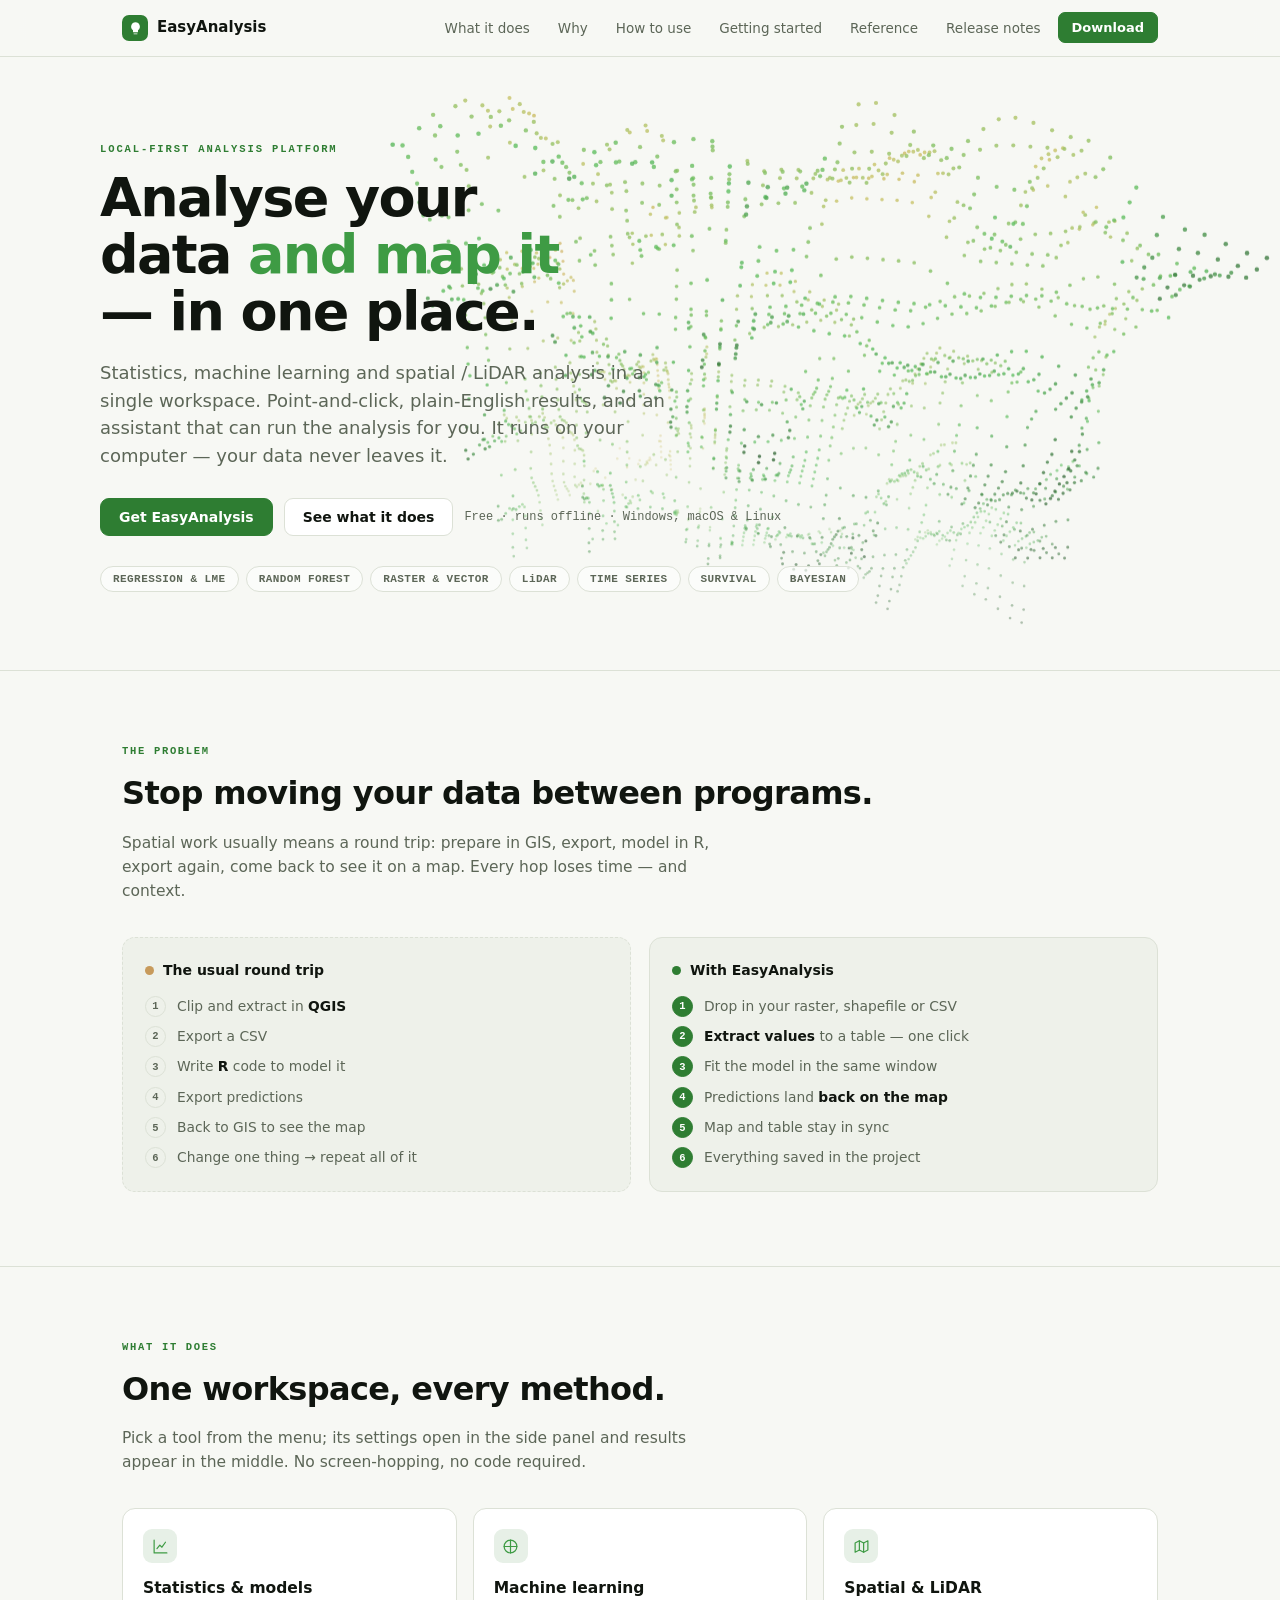
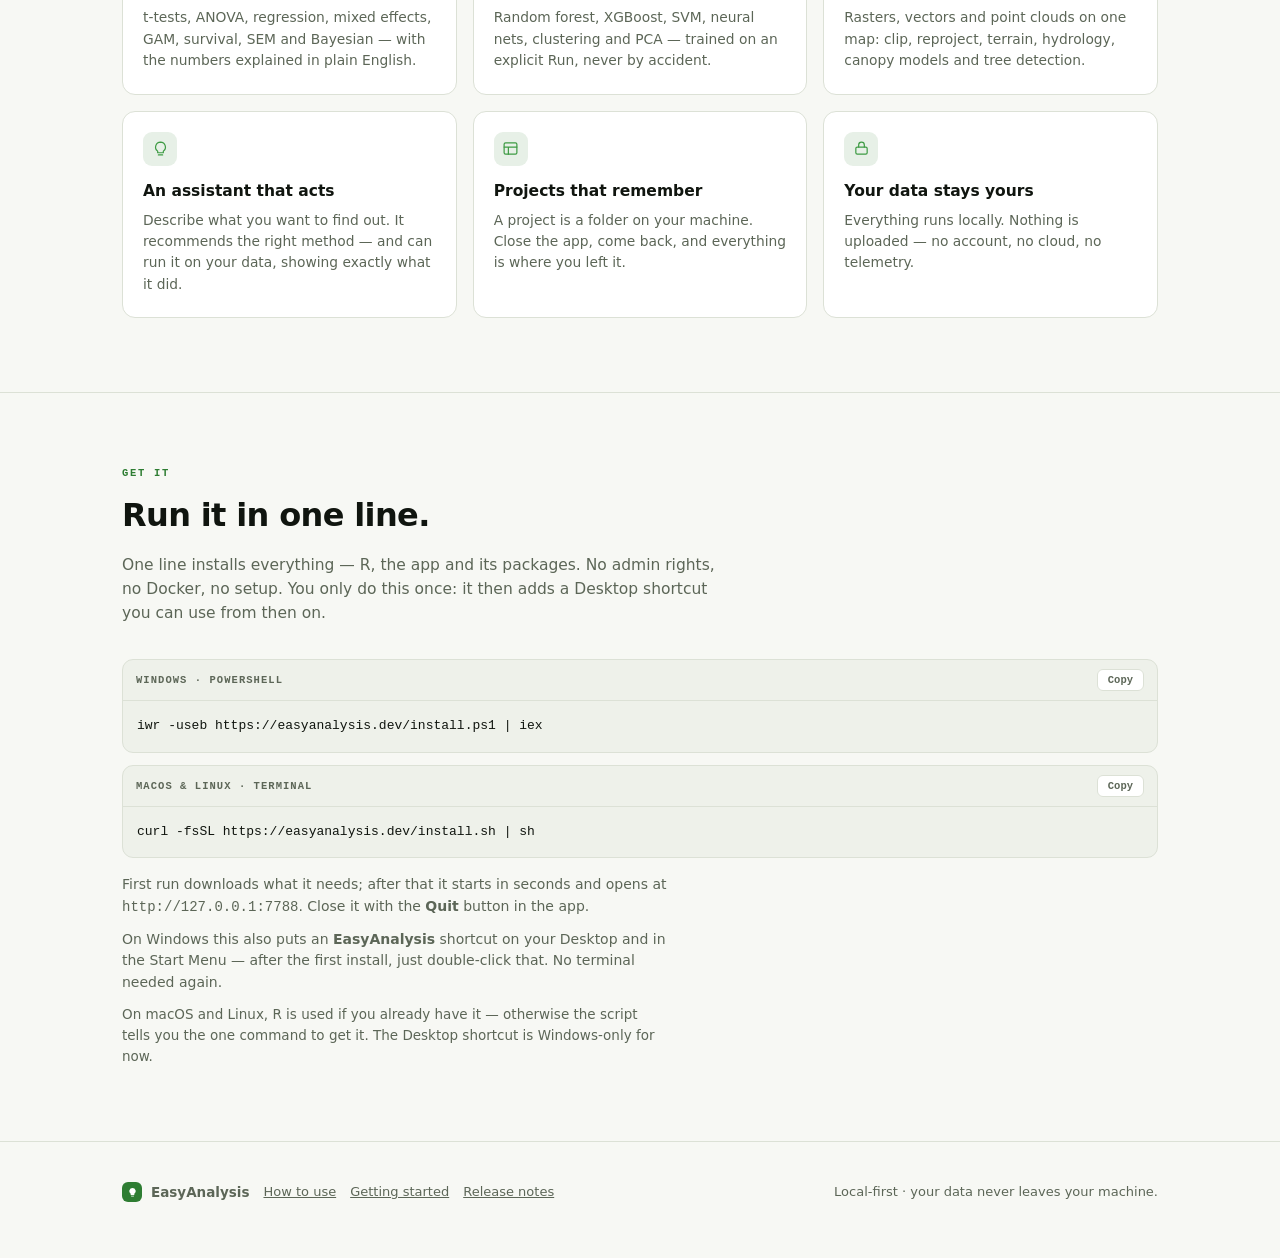
<file: landing/index.html>
<!doctype html>
<html lang="en">

<head>
  <meta charset="utf-8">
  <meta name="viewport" content="width=device-width, initial-scale=1">
  <title>EasyAnalysis — analyse data and map it, in one place</title>
  <meta name="description"
    content="A local-first platform for statistics, machine learning and spatial/LiDAR analysis. Point-and-click, plain-English results, your data never leaves your machine.">

  <!-- Canonical uses the extensionless form: vercel.json sets cleanUrls, so
       /index.html and / are the same page and the bare origin is the real one. -->
  <link rel="canonical" href="https://easyanalysis.dev/">
  <meta name="robots" content="index, follow, max-snippet:-1, max-image-preview:large">

  <!-- The favicon existed in the repo since July but was never copied into
       landing/ (the deploy root) and never linked, so the site showed no icon
       and /favicon.ico 404'd. Same class of miss as llms.txt. -->
  <link rel="icon" href="/favicon.ico" sizes="any">
  <link rel="icon" type="image/png" href="/favicon.png">
  <link rel="apple-touch-icon" href="/favicon.png">

  <!-- Open Graph / Twitter: without these, a shared link renders as a bare URL
       with no title or summary. No og:image yet -- there is no artwork in
       landing/assets, and a broken image reference is worse than none. -->
  <meta property="og:type" content="website">
  <meta property="og:site_name" content="EasyAnalysis">
  <meta property="og:url" content="https://easyanalysis.dev/">
  <meta property="og:title" content="EasyAnalysis — analyse data and map it, in one place">
  <meta property="og:description"
    content="Free, local-first platform for statistics, machine learning and spatial/LiDAR analysis. Point and click, no coding, and your data never leaves your computer.">
  <meta name="twitter:card" content="summary">
  <meta name="twitter:title" content="EasyAnalysis — analyse data and map it, in one place">
  <meta name="twitter:description"
    content="Free, local-first platform for statistics, machine learning and spatial/LiDAR analysis. No coding, and your data never leaves your computer.">

  <!-- Structured data. SoftwareApplication is what makes an assistant or a search
       engine able to answer "what is it, what does it cost, what does it run on"
       without parsing the prose. Kept consistent with /llms.txt. -->
  <script type="application/ld+json">
  {
    "@context": "https://schema.org",
    "@type": "SoftwareApplication",
    "name": "EasyAnalysis",
    "url": "https://easyanalysis.dev/",
    "applicationCategory": "Statistical and geospatial analysis software",
    "operatingSystem": "Windows, macOS, Linux",
    "description": "A free, local-first platform for statistical, machine-learning and spatial/LiDAR analysis by pointing and clicking. Installs with one command and runs on your own computer, so uploaded data never leaves it.",
    "offers": { "@type": "Offer", "price": "0", "priceCurrency": "USD" },
    "author": { "@type": "Person", "name": "Tim Casanda Gibson" },
    "softwareHelp": "https://easyanalysis.dev/documentation",
    "releaseNotes": "https://easyanalysis.dev/release-notes",
    "codeRepository": "https://github.com/Casanda00/easyanalysis",
    "featureList": [
      "Point-and-click statistical modelling",
      "Machine learning (random forest, SVM, XGBoost, neural networks, clustering)",
      "Spatial, raster, terrain, hydrology and LiDAR analysis",
      "AI Co-Analyst that runs analyses and explains results",
      "Projects saved to disk",
      "Runs locally — no data is uploaded"
    ]
  }
  </script>
  <style>
    :root {
      --paper: #0F1310;
      --panel: #171C17;
      --sunk: #131813;
      --tint: #1D2A1E;
      --bar: #1B3A1D;
      --ink: #E8EDE4;
      --bark: #93A08C;
      --line: #2A322A;
      --forest: #5FBF62;
      --canopy: #7ED481;
      --onbrand: #08120A;
      --sky: #6FA8D6;
      --earth: #C79A5B;
      --mono: ui-monospace, "Cascadia Code", Consolas, monospace;
      --ui: ui-sans-serif, system-ui, -apple-system, "Segoe UI", Roboto, sans-serif;
      --wrap: 1080px;
    }

    @media (prefers-color-scheme: light) {
      :root {
        --paper: #F7F8F4;
        --panel: #FFFFFF;
        --sunk: #EEF1EA;
        --tint: #E7F0E7;
        --bar: #2E7D32;
        --ink: #10150F;
        --bark: #5C6657;
        --line: #DCE1D6;
        --forest: #2E7D32;
        --canopy: #3E9B44;
        --onbrand: #FFFFFF;
      }
    }

    * {
      box-sizing: border-box;
    }

    html {
      scroll-behavior: smooth;
    }

    body {
      margin: 0;
      background: var(--paper);
      color: var(--ink);
      font-family: var(--ui);
      line-height: 1.55;
      -webkit-font-smoothing: antialiased;
    }

    .wrap {
      max-width: var(--wrap);
      margin: 0 auto;
      padding: 0 22px;
    }

    a {
      color: var(--canopy);
    }

    /* ---------- nav ---------- */
    nav {
      position: sticky;
      top: 0;
      z-index: 20;
      backdrop-filter: blur(12px);
      background: color-mix(in srgb, var(--paper) 82%, transparent);
      border-bottom: 1px solid var(--line);
    }

    nav .wrap {
      display: flex;
      align-items: center;
      gap: 14px;
      height: 56px;
    }

    .brand {
      display: flex;
      align-items: center;
      gap: 9px;
      font-weight: 650;
      font-size: 15px;
    }

    .brand .mk {
      width: 26px;
      height: 26px;
      border-radius: 7px;
      background: var(--forest);
      display: grid;
      place-items: center;
    }

    .brand .mk svg {
      width: 15px;
      height: 15px;
      fill: var(--onbrand);
    }

    nav .links {
      margin-left: auto;
      display: flex;
      gap: 6px;
      align-items: center;
    }

    nav .links a {
      color: var(--bark);
      text-decoration: none;
      font-size: 13.5px;
      padding: 7px 11px;
      border-radius: 7px;
    }

    nav .links a:hover {
      color: var(--ink);
      background: var(--tint);
    }

    .btn {
      display: inline-flex;
      align-items: center;
      gap: 8px;
      border-radius: 9px;
      padding: 10px 18px;
      font: 600 14px var(--ui);
      text-decoration: none;
      cursor: pointer;
      border: 1px solid var(--line);
      background: var(--panel);
      color: var(--ink);
    }

    .btn:hover {
      border-color: var(--canopy);
    }

    .btn.go {
      background: var(--forest);
      border-color: var(--forest);
      color: var(--onbrand);
    }

    .btn.sm {
      padding: 7px 13px;
      font-size: 13px;
    }

    /* ---------- hero ---------- */
    header {
      position: relative;
      overflow: hidden;
      border-bottom: 1px solid var(--line);
    }

    #scene {
      position: absolute;
      inset: 0;
      width: 100%;
      height: 100%;
      display: block;
    }

    .hero {
      position: relative;
      z-index: 2;
      padding: 86px 0 78px;
    }

    .kick {
      font: 600 10.5px var(--mono);
      letter-spacing: .18em;
      text-transform: uppercase;
      color: var(--forest);
      margin-bottom: 14px;
    }

    h1 {
      font-size: clamp(32px, 5.6vw, 54px);
      line-height: 1.06;
      letter-spacing: -.03em;
      font-weight: 680;
      margin: 0 0 18px;
      text-wrap: balance;
      max-width: 16ch;
    }

    h1 em {
      font-style: normal;
      color: var(--canopy);
    }

    .lede {
      font-size: clamp(15px, 2vw, 18px);
      color: var(--bark);
      max-width: 52ch;
      margin: 0 0 28px;
    }

    .cta {
      display: flex;
      gap: 11px;
      flex-wrap: wrap;
      align-items: center;
    }

    .cta .note {
      font: 500 12px var(--mono);
      color: var(--bark);
    }

    .pills {
      display: flex;
      gap: 7px;
      flex-wrap: wrap;
      margin-top: 30px;
    }

    .pill {
      font: 600 11px var(--mono);
      letter-spacing: .04em;
      border: 1px solid var(--line);
      border-radius: 999px;
      padding: 6px 12px;
      color: var(--bark);
      background: color-mix(in srgb, var(--panel) 60%, transparent);
    }

    /* ---------- sections ---------- */
    section {
      padding: 74px 0;
      border-bottom: 1px solid var(--line);
    }

    .eyebrow {
      font: 600 10.5px var(--mono);
      letter-spacing: .16em;
      text-transform: uppercase;
      color: var(--forest);
      margin-bottom: 12px;
    }

    h2 {
      font-size: clamp(23px, 3.2vw, 32px);
      letter-spacing: -.02em;
      font-weight: 660;
      margin: 0 0 12px;
      text-wrap: balance;
    }

    .sub {
      color: var(--bark);
      max-width: 62ch;
      margin: 0 0 34px;
      font-size: 15.5px;
    }

    .grid {
      display: grid;
      gap: 16px;
      grid-template-columns: repeat(auto-fit, minmax(250px, 1fr));
    }

    .card {
      border: 1px solid var(--line);
      border-radius: 13px;
      background: var(--panel);
      padding: 20px 20px 22px;
    }

    .card .ic {
      width: 34px;
      height: 34px;
      border-radius: 9px;
      background: var(--tint);
      display: grid;
      place-items: center;
      margin-bottom: 13px;
    }

    .card .ic svg {
      width: 17px;
      height: 17px;
      stroke: var(--canopy);
      fill: none;
      stroke-width: 1.7;
      stroke-linecap: round;
      stroke-linejoin: round;
    }

    .card h3 {
      font-size: 15.5px;
      margin: 0 0 7px;
      font-weight: 640;
    }

    .card p {
      margin: 0;
      color: var(--bark);
      font-size: 13.8px;
    }

    /* problem -> answer */
    .split {
      display: grid;
      gap: 18px;
      grid-template-columns: 1fr 1fr;
      align-items: stretch;
    }

    @media (max-width:760px) {
      .split {
        grid-template-columns: 1fr;
      }
    }

    .panel-b {
      border: 1px solid var(--line);
      border-radius: 13px;
      padding: 22px;
      background: var(--sunk);
    }

    .panel-b.bad {
      border-style: dashed;
    }

    .panel-b h3 {
      margin: 0 0 14px;
      font-size: 14px;
      font-weight: 640;
      display: flex;
      align-items: center;
      gap: 9px;
    }

    .panel-b h3 .dot {
      width: 9px;
      height: 9px;
      border-radius: 50%;
    }

    .steps {
      list-style: none;
      margin: 0;
      padding: 0;
      display: flex;
      flex-direction: column;
      gap: 9px;
    }

    .steps li {
      display: flex;
      gap: 11px;
      align-items: flex-start;
      font-size: 13.8px;
      color: var(--bark);
    }

    .steps li b {
      color: var(--ink);
      font-weight: 600;
    }

    .steps .n {
      flex: none;
      width: 21px;
      height: 21px;
      border-radius: 50%;
      border: 1px solid var(--line);
      display: grid;
      place-items: center;
      font: 600 10.5px var(--mono);
      color: var(--bark);
    }

    .panel-b.good .steps .n {
      background: var(--forest);
      border-color: var(--forest);
      color: var(--onbrand);
    }

    /* install block */
    .code {
      border: 1px solid var(--line);
      border-radius: 11px;
      background: var(--sunk);
      overflow: hidden;
    }

    .code .top {
      display: flex;
      align-items: center;
      gap: 9px;
      padding: 9px 13px;
      border-bottom: 1px solid var(--line);
      font: 600 10.5px var(--mono);
      letter-spacing: .1em;
      text-transform: uppercase;
      color: var(--bark);
    }

    .code .top .copy {
      margin-left: auto;
      border: 1px solid var(--line);
      background: var(--panel);
      color: var(--bark);
      border-radius: 6px;
      padding: 4px 10px;
      font: 600 10.5px var(--mono);
      cursor: pointer;
    }

    .code .top .copy:hover {
      border-color: var(--canopy);
      color: var(--ink);
    }

    .code pre {
      margin: 0;
      padding: 15px 14px;
      overflow-x: auto;
      font: 13px/1.6 var(--mono);
      color: var(--ink);
    }

    .code pre .c {
      color: var(--bark);
    }

    footer {
      padding: 40px 0 56px;
      color: var(--bark);
      font-size: 13px;
    }

    footer .wrap {
      display: flex;
      gap: 14px;
      flex-wrap: wrap;
      align-items: center;
    }

    footer a {
      color: var(--bark);
    }

    .sr {
      position: absolute;
      width: 1px;
      height: 1px;
      overflow: hidden;
      clip: rect(0 0 0 0);
    }

    @media (prefers-reduced-motion: reduce) {
      #scene {
        display: none;
      }
    }
  </style>
</head>

<body>

  <nav>
    <div class="wrap">
      <span class="brand">
        <span class="mk"><svg viewBox="0 0 24 24">
            <path d="M9 21h6v-1H9v1zm3-19a7 7 0 0 0-4 12.7V17a1 1 0 0 0 1 1h6a1 1 0 0 0 1-1v-2.3A7 7 0 0 0 12 2z" />
          </svg></span>
        EasyAnalysis
      </span>
      <span class="links">
        <a href="#what">What it does</a>
        <a href="#why">Why</a>
        <a href="how-to-use.html">How to use</a>
        <a href="documentation.html">Getting started</a>
        <a href="reference.html">Reference</a>
        <a href="release-notes.html">Release notes</a>
        <a class="btn go sm" href="#get">Download</a>
      </span>
    </div>
  </nav>

  <header>
    <canvas id="scene" aria-hidden="true"></canvas>
    <div class="wrap hero">
      <div class="kick">Local-first analysis platform</div>
      <h1>Analyse your data <em>and map it</em> — in one place.</h1>
      <p class="lede">Statistics, machine learning and spatial / LiDAR analysis in a single
        workspace. Point-and-click, plain-English results, and an assistant that can run the
        analysis for you. It runs on your computer — your data never leaves it.</p>
      <div class="cta">
        <a class="btn go" href="#get">Get EasyAnalysis</a>
        <a class="btn" href="#what">See what it does</a>
        <span class="note">Free · runs offline · Windows, macOS &amp; Linux</span>
      </div>
      <div class="pills">
        <span class="pill">REGRESSION &amp; LME</span><span class="pill">RANDOM FOREST</span>
        <span class="pill">RASTER &amp; VECTOR</span><span class="pill">LiDAR</span>
        <span class="pill">TIME SERIES</span><span class="pill">SURVIVAL</span>
        <span class="pill">BAYESIAN</span>
      </div>
    </div>
  </header>

  <section id="why">
    <div class="wrap">
      <div class="eyebrow">The problem</div>
      <h2>Stop moving your data between programs.</h2>
      <p class="sub">Spatial work usually means a round trip: prepare in GIS, export, model in R,
        export again, come back to see it on a map. Every hop loses time — and context.</p>
      <div class="split">
        <div class="panel-b bad">
          <h3><span class="dot" style="background:var(--earth)"></span>The usual round trip</h3>
          <ol class="steps">
            <li><span class="n">1</span><span>Clip and extract in <b>QGIS</b></span></li>
            <li><span class="n">2</span><span>Export a CSV</span></li>
            <li><span class="n">3</span><span>Write <b>R</b> code to model it</span></li>
            <li><span class="n">4</span><span>Export predictions</span></li>
            <li><span class="n">5</span><span>Back to GIS to see the map</span></li>
            <li><span class="n">6</span><span>Change one thing → repeat all of it</span></li>
          </ol>
        </div>
        <div class="panel-b good">
          <h3><span class="dot" style="background:var(--forest)"></span>With EasyAnalysis</h3>
          <ol class="steps">
            <li><span class="n">1</span><span>Drop in your raster, shapefile or CSV</span></li>
            <li><span class="n">2</span><span><b>Extract values</b> to a table — one click</span></li>
            <li><span class="n">3</span><span>Fit the model in the same window</span></li>
            <li><span class="n">4</span><span>Predictions land <b>back on the map</b></span></li>
            <li><span class="n">5</span><span>Map and table stay in sync</span></li>
            <li><span class="n">6</span><span>Everything saved in the project</span></li>
          </ol>
        </div>
      </div>
    </div>
  </section>

  <section id="what">
    <div class="wrap">
      <div class="eyebrow">What it does</div>
      <h2>One workspace, every method.</h2>
      <p class="sub">Pick a tool from the menu; its settings open in the side panel and results appear
        in the middle. No screen-hopping, no code required.</p>
      <div class="grid">
        <div class="card">
          <div class="ic"><svg viewBox="0 0 24 24">
              <path d="M3 3v18h18" />
              <path d="M7 15l4-5 3 3 5-7" />
            </svg></div>
          <h3>Statistics &amp; models</h3>
          <p>t-tests, ANOVA, regression, mixed effects, GAM, survival, SEM and Bayesian —
            with the numbers explained in plain English.</p>
        </div>
        <div class="card">
          <div class="ic"><svg viewBox="0 0 24 24">
              <path d="M12 3v18M3 12h18" />
              <circle cx="12" cy="12" r="9" />
            </svg></div>
          <h3>Machine learning</h3>
          <p>Random forest, XGBoost, SVM, neural nets, clustering and PCA — trained on an
            explicit Run, never by accident.</p>
        </div>
        <div class="card">
          <div class="ic"><svg viewBox="0 0 24 24">
              <path d="M3 7l6-3 6 3 6-3v13l-6 3-6-3-6 3z" />
              <path d="M9 4v13M15 7v13" />
            </svg></div>
          <h3>Spatial &amp; LiDAR</h3>
          <p>Rasters, vectors and point clouds on one map: clip, reproject, terrain, hydrology,
            canopy models and tree detection.</p>
        </div>
        <div class="card">
          <div class="ic"><svg viewBox="0 0 24 24">
              <path d="M12 3a7 7 0 0 0-4 12.7V18h8v-2.3A7 7 0 0 0 12 3z" />
              <path d="M9 21h6" />
            </svg></div>
          <h3>An assistant that acts</h3>
          <p>Describe what you want to find out. It recommends the right method — and can run
            it on your data, showing exactly what it did.</p>
        </div>
        <div class="card">
          <div class="ic"><svg viewBox="0 0 24 24">
              <rect x="3" y="4" width="18" height="16" rx="2" />
              <path d="M3 10h18M9 10v10" />
            </svg></div>
          <h3>Projects that remember</h3>
          <p>A project is a folder on your machine. Close the app, come back, and everything is
            where you left it.</p>
        </div>
        <div class="card">
          <div class="ic"><svg viewBox="0 0 24 24">
              <rect x="4" y="10" width="16" height="10" rx="2" />
              <path d="M8 10V7a4 4 0 0 1 8 0v3" />
            </svg></div>
          <h3>Your data stays yours</h3>
          <p>Everything runs locally. Nothing is uploaded — no account, no cloud, no telemetry.</p>
        </div>
      </div>
    </div>
  </section>

  <section id="get">
    <div class="wrap">
      <div class="eyebrow">Get it</div>
      <h2>Run it in one line.</h2>
      <p class="sub">One line installs everything — R, the app and its packages.
        No admin rights, no Docker, no setup. You only do this once:
        it then adds a Desktop shortcut you can use from then on.</p>
      <!-- A downloadable .bat was tried here and REMOVED: Windows Smart App
           Control blocks .bat outright as a dangerous file extension, so it
           often could not be run at all and made the tool look untrustworthy.
           The one-liner is the install route; the Desktop shortcut the
           installer creates is what removes the terminal from daily use. -->
      <div class="code">
        <div class="top">Windows · PowerShell
          <button class="copy" data-copy="win">Copy</button>
        </div>
        <pre id="cmd-win">iwr -useb https://easyanalysis.dev/install.ps1 | iex</pre>
      </div>
      <div class="code" style="margin-top:12px;">
        <div class="top">macOS &amp; Linux · Terminal
          <button class="copy" data-copy="nix">Copy</button>
        </div>
        <pre id="cmd-nix">curl -fsSL https://easyanalysis.dev/install.sh | sh</pre>
      </div>
      <p class="sub" style="margin:16px 0 0;font-size:14px;">
        First run downloads what it needs; after that it starts in seconds and opens at
        <code style="font-family:var(--mono)">http://127.0.0.1:7788</code>. Close it with the
        <b>Quit</b> button in the app.
      </p>
      <p class="sub" style="margin:10px 0 0;font-size:14px;">
        On Windows this also puts an <b>EasyAnalysis</b> shortcut on your Desktop and in the
        Start Menu — after the first install, just double-click that. No terminal needed again.
      </p>
      <p class="sub" style="margin:10px 0 0;font-size:13.5px;">
        On macOS and Linux, R is used if you already have it — otherwise the script tells you the
        one command to get it. The Desktop shortcut is Windows-only for now.</p>
    </div>
  </section>

  <footer>
    <div class="wrap">
      <span class="brand" style="font-size:13.5px;">
        <span class="mk" style="width:20px;height:20px;border-radius:6px;">
          <svg viewBox="0 0 24 24" style="width:11px;height:11px;">
            <path d="M9 21h6v-1H9v1zm3-19a7 7 0 0 0-4 12.7V17a1 1 0 0 0 1 1h6a1 1 0 0 0 1-1v-2.3A7 7 0 0 0 12 2z" />
          </svg>
        </span>EasyAnalysis
      </span>
      <a href="how-to-use.html">How to use</a>
      <a href="documentation.html">Getting started</a>
      <a href="release-notes.html">Release notes</a>
      <span style="margin-left:auto">Local-first · your data never leaves your machine.</span>
    </div>
  </footer>

  <script>
    /* ---------------------------------------------------------------------------
       3D hero: a rotating LiDAR-style point cloud over a terrain surface, drawn on
       a plain canvas with a hand-rolled projection. No library, no CDN — the page
       is fully self-contained (and the app itself is about terrain/LiDAR, so the
       visual is the subject rather than decoration).
    ---------------------------------------------------------------------------- */
    (function () {
      var cv = document.getElementById('scene'); if (!cv) return;
      var ctx = cv.getContext('2d'), W = 0, H = 0, DPR = Math.min(2, window.devicePixelRatio || 1);
      var reduce = window.matchMedia('(prefers-reduced-motion: reduce)').matches;

      function css(v) { return getComputedStyle(document.documentElement).getPropertyValue(v).trim(); }

      /* value-noise terrain so the surface looks like ground, not a sine wave */
      function mk(seed) { var s = seed; return function () { s = (s * 1664525 + 1013904223) % 4294967296; return s / 4294967296; }; }
      var rnd = mk(20260727), N = 12, g = [];
      for (var i = 0; i < N * N; i++) g.push(rnd());
      function at(x, y) { return g[Math.min(N - 1, Math.max(0, y)) * N + Math.min(N - 1, Math.max(0, x))]; }
      function noise(u, v) {
        var x = u * (N - 1), y = v * (N - 1), xi = Math.floor(x), yi = Math.floor(y), fx = x - xi, fy = y - yi;
        fx = fx * fx * (3 - 2 * fx); fy = fy * fy * (3 - 2 * fy);
        var a = at(xi, yi), b = at(xi + 1, yi), c = at(xi, yi + 1), d = at(xi + 1, yi + 1);
        return (a * (1 - fx) + b * fx) * (1 - fy) + (c * (1 - fx) + d * fx) * fy;
      }

      /* build the point grid once */
      var G = 46, pts = [];
      for (var iy = 0; iy < G; iy++) for (var ix = 0; ix < G; ix++) {
        var u = ix / (G - 1), v = iy / (G - 1);
        var h = noise(u, v) * 0.55 + noise(u * 2.3, v * 2.3) * 0.28 + noise(u * 4.7, v * 4.7) * 0.12;
        pts.push({ x: (u - 0.5) * 2, z: (v - 0.5) * 2, y: h - 0.42, h: h });
      }

      function size() {
        var r = cv.parentNode.getBoundingClientRect();
        W = r.width; H = r.height;
        cv.width = W * DPR; cv.height = H * DPR;
        ctx.setTransform(DPR, 0, 0, DPR, 0, 0);
      }
      window.addEventListener('resize', size); size();

      var t = 0, mx = 0;
      cv.parentNode.addEventListener('mousemove', function (e) {
        var r = cv.parentNode.getBoundingClientRect();
        mx = ((e.clientX - r.left) / r.width - 0.5) * 0.6;      /* gentle parallax */
      });

      function ramp(p) {                                    /* low = forest, high = sand */
        var stops = [[43, 74, 46], [95, 191, 98], [201, 197, 107], [217, 155, 87]];
        var i = Math.min(2, Math.floor(p * 3)), f = p * 3 - i, a = stops[i], b = stops[i + 1];
        return 'rgb(' + ((a[0] + (b[0] - a[0]) * f) | 0) + ',' + ((a[1] + (b[1] - a[1]) * f) | 0) + ',' + ((a[2] + (b[2] - a[2]) * f) | 0) + ')';
      }

      function frame() {
        t += reduce ? 0 : 0.0016;
        ctx.clearRect(0, 0, W, H);
        var ang = t + mx, ca = Math.cos(ang), sa = Math.sin(ang);
        var tilt = 0.62, ct = Math.cos(tilt), st = Math.sin(tilt);
        var scale = Math.min(W, H) * 0.78, cx = W * 0.62, cy = H * 0.54;

        var out = [];
        for (var i = 0; i < pts.length; i++) {
          var p = pts[i];
          var X = p.x * ca - p.z * sa, Z = p.x * sa + p.z * ca, Y = p.y;
          var Y2 = Y * ct - Z * st, Z2 = Y * st + Z * ct;
          var d = 3.1 + Z2, k = 2.0 / d;
          out.push({ sx: cx + X * scale * k, sy: cy - Y2 * scale * k, d: d, h: p.h, k: k });
        }
        out.sort(function (a, b) { return b.d - a.d; });          /* painter's algorithm */

        for (var j = 0; j < out.length; j++) {
          var o = out[j], r = Math.max(0.6, 2.5 * o.k), alpha = Math.max(0.12, Math.min(0.95, (4.6 - o.d) * 0.55));
          ctx.globalAlpha = alpha * 0.85;
          ctx.fillStyle = ramp(Math.min(1, Math.max(0, o.h)));
          ctx.beginPath(); ctx.arc(o.sx, o.sy, r, 0, 6.283); ctx.fill();
        }
        ctx.globalAlpha = 1;
        requestAnimationFrame(frame);
      }
      requestAnimationFrame(frame);
    })();

    /* copy-to-clipboard for the install command */
    document.querySelectorAll('.copy').forEach(function (b) {
      b.addEventListener('click', function () {
        var el = document.getElementById('cmd-' + b.dataset.copy);
        if (!el) return;
        navigator.clipboard.writeText(el.innerText.trim()).then(function () {
          var old = b.textContent; b.textContent = 'Copied';
          setTimeout(function () { b.textContent = old; }, 1400);
        }).catch(function () { b.textContent = 'Select & copy'; });
      });
    });
  </script>
</body>

</html>
</file>
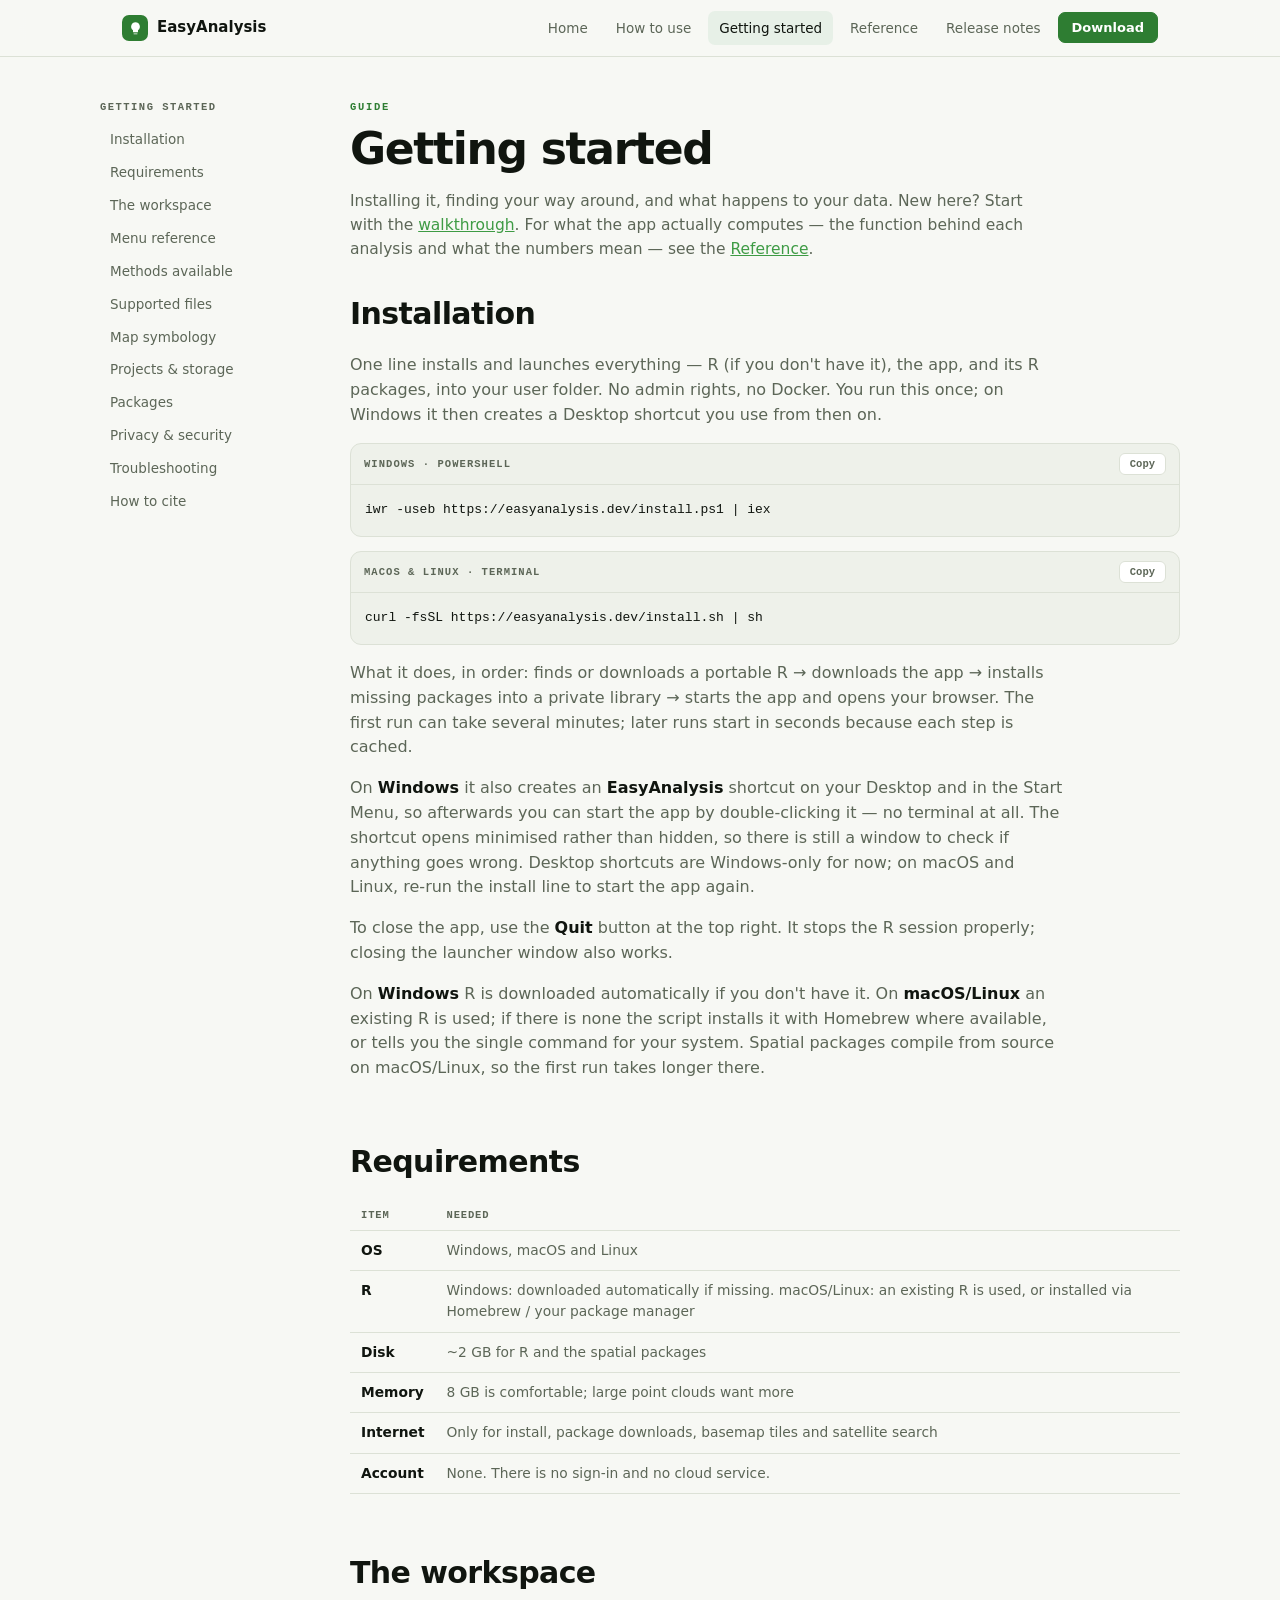
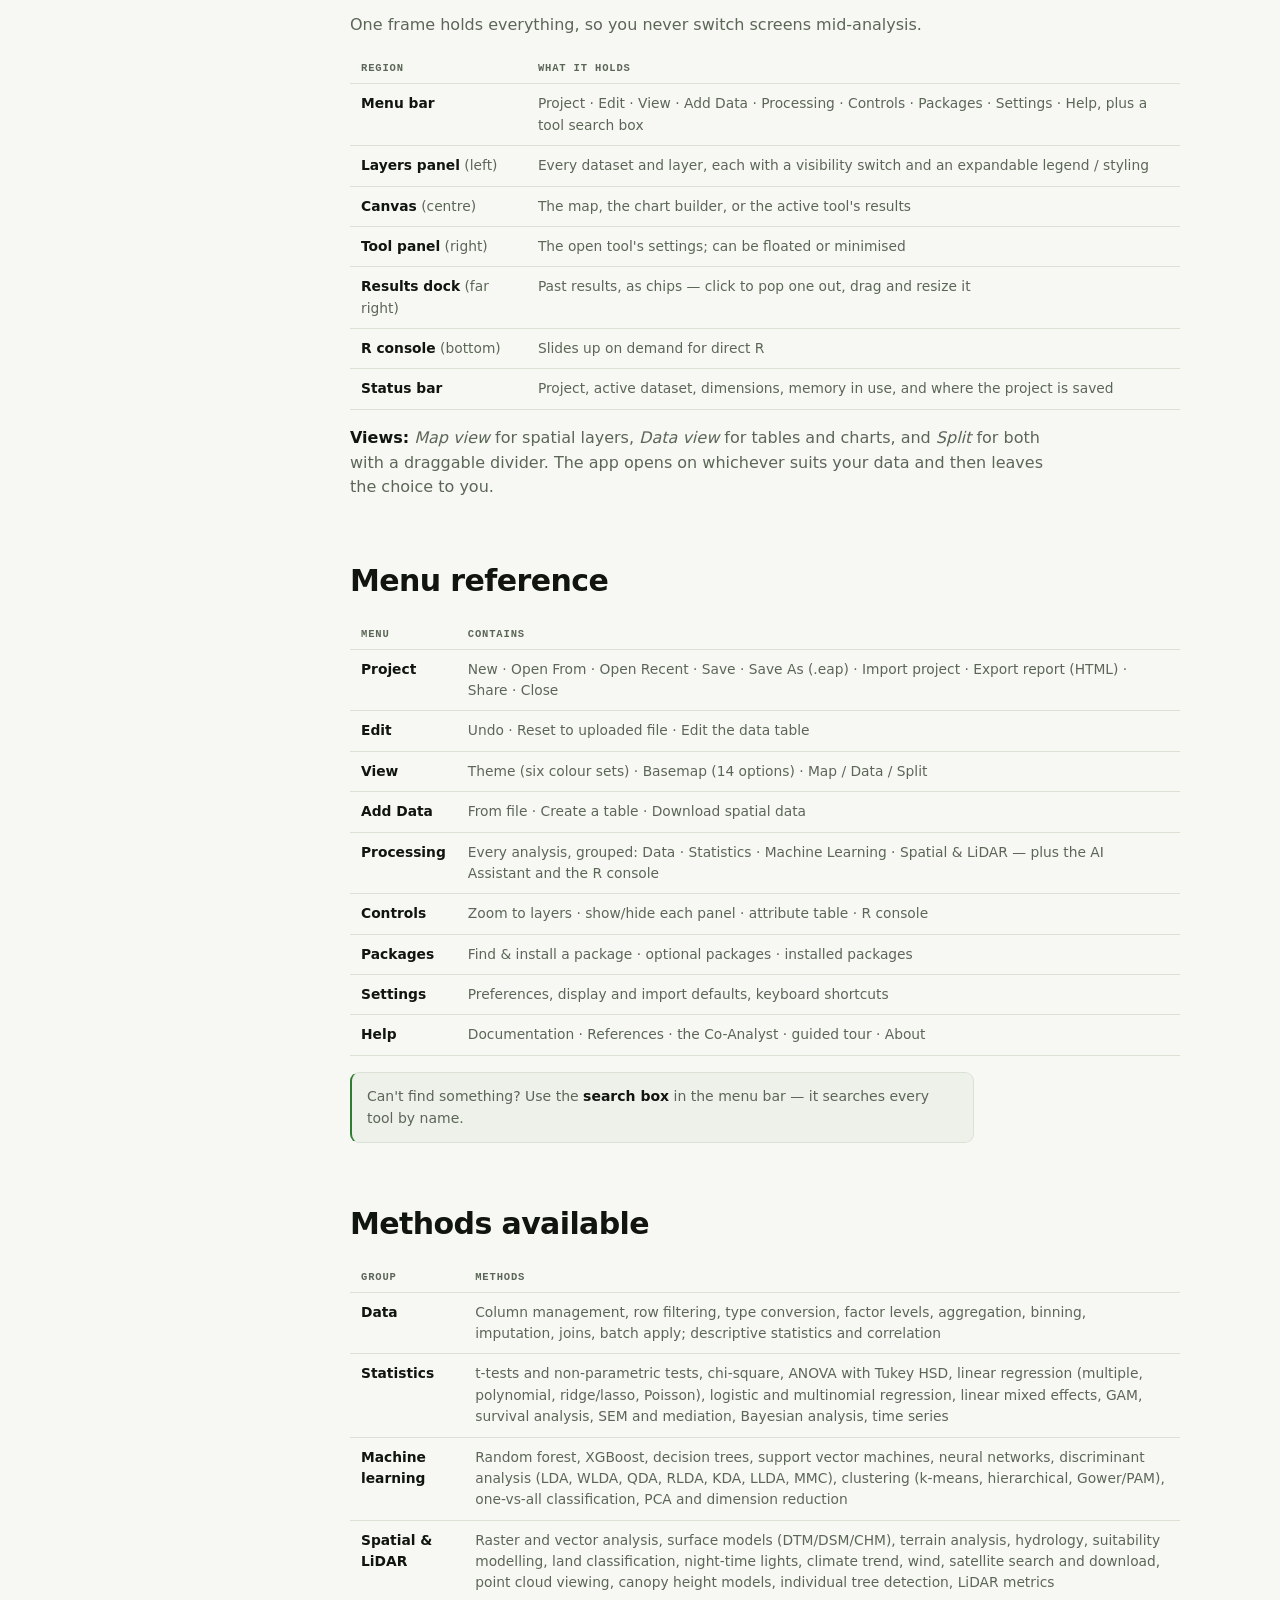
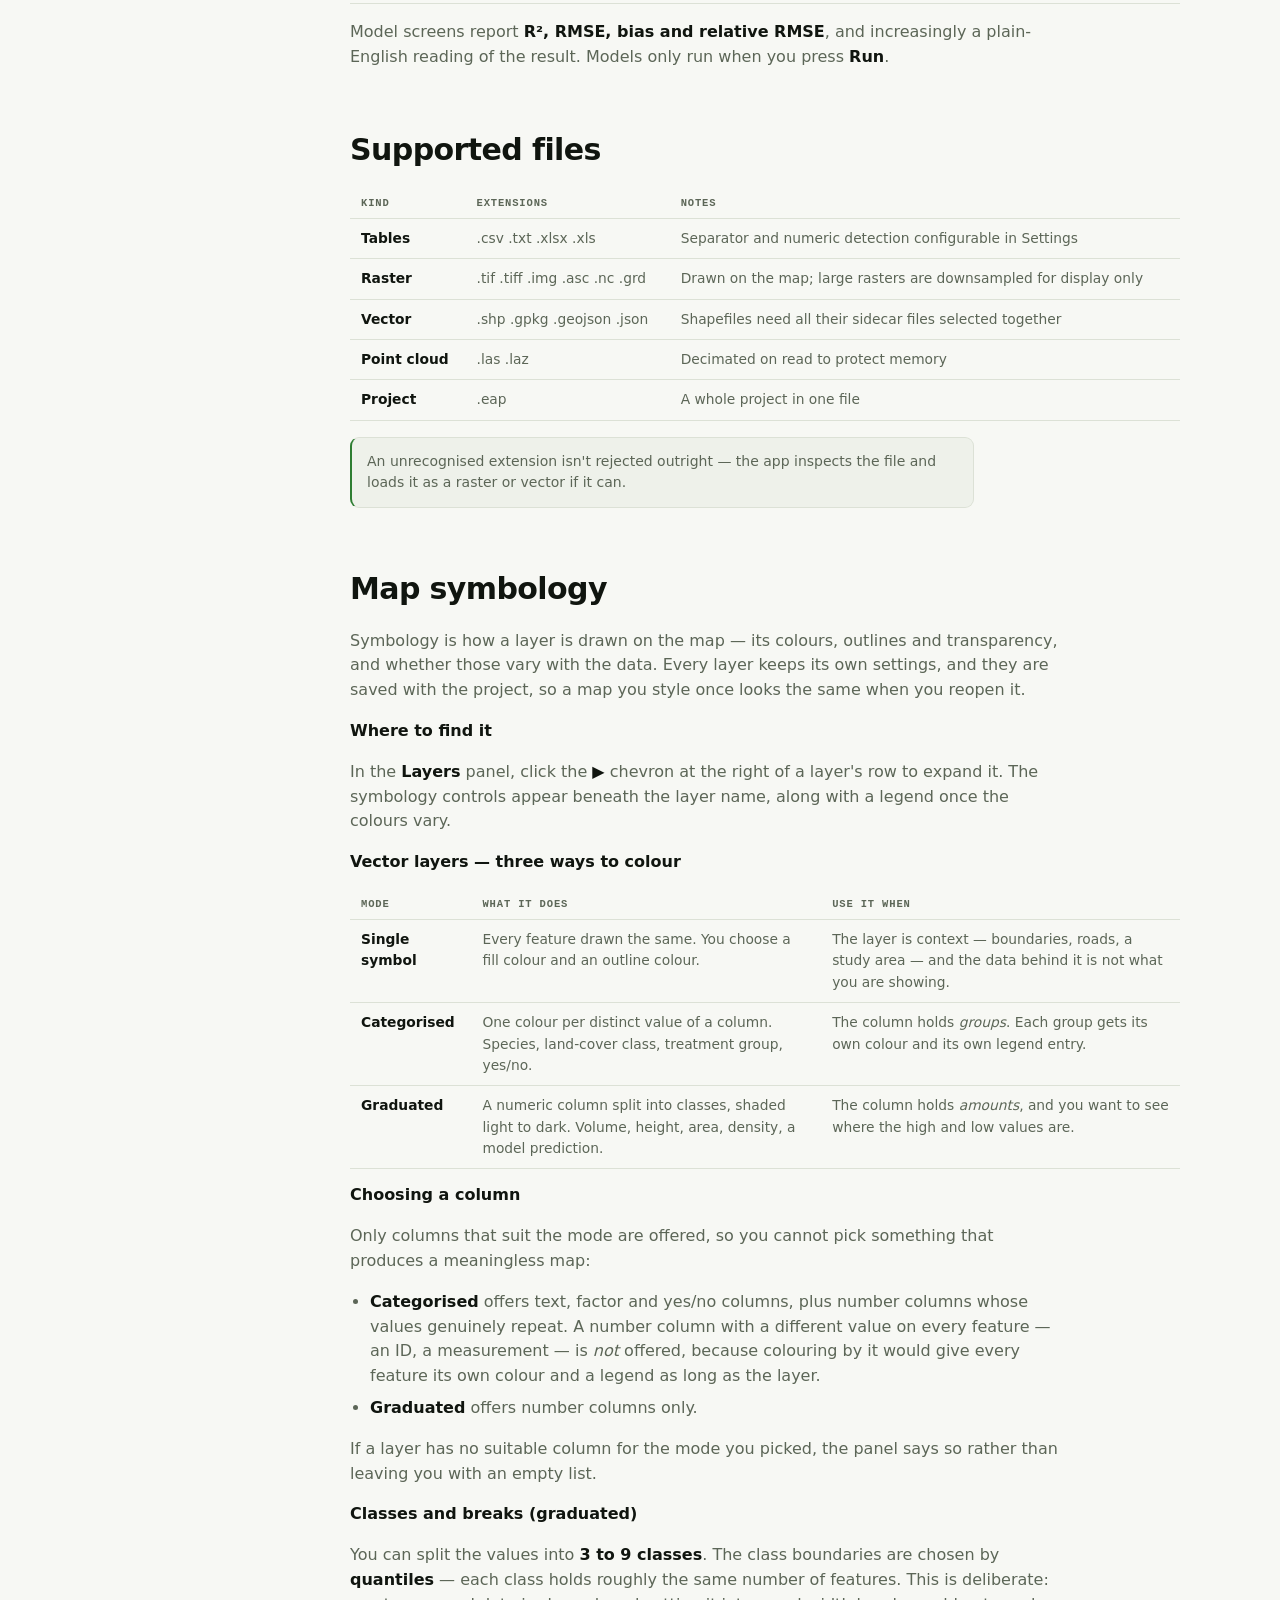
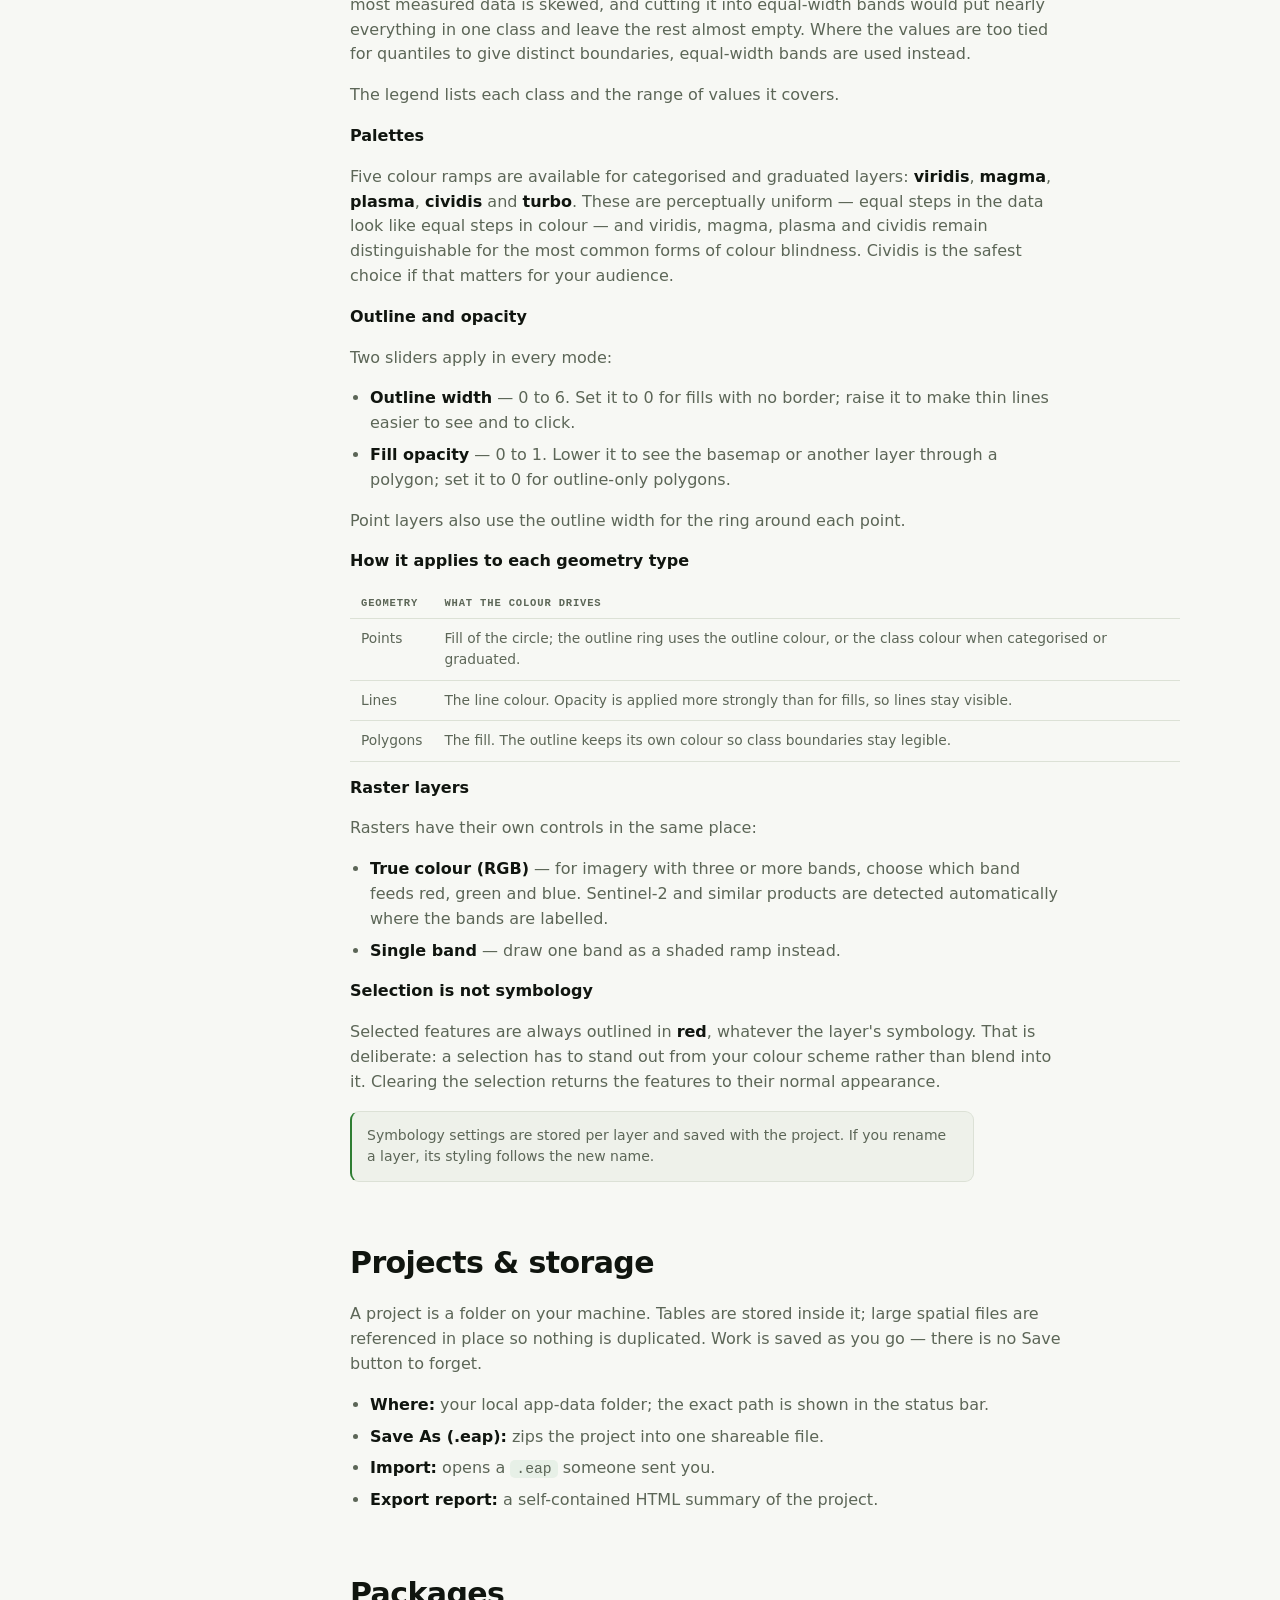
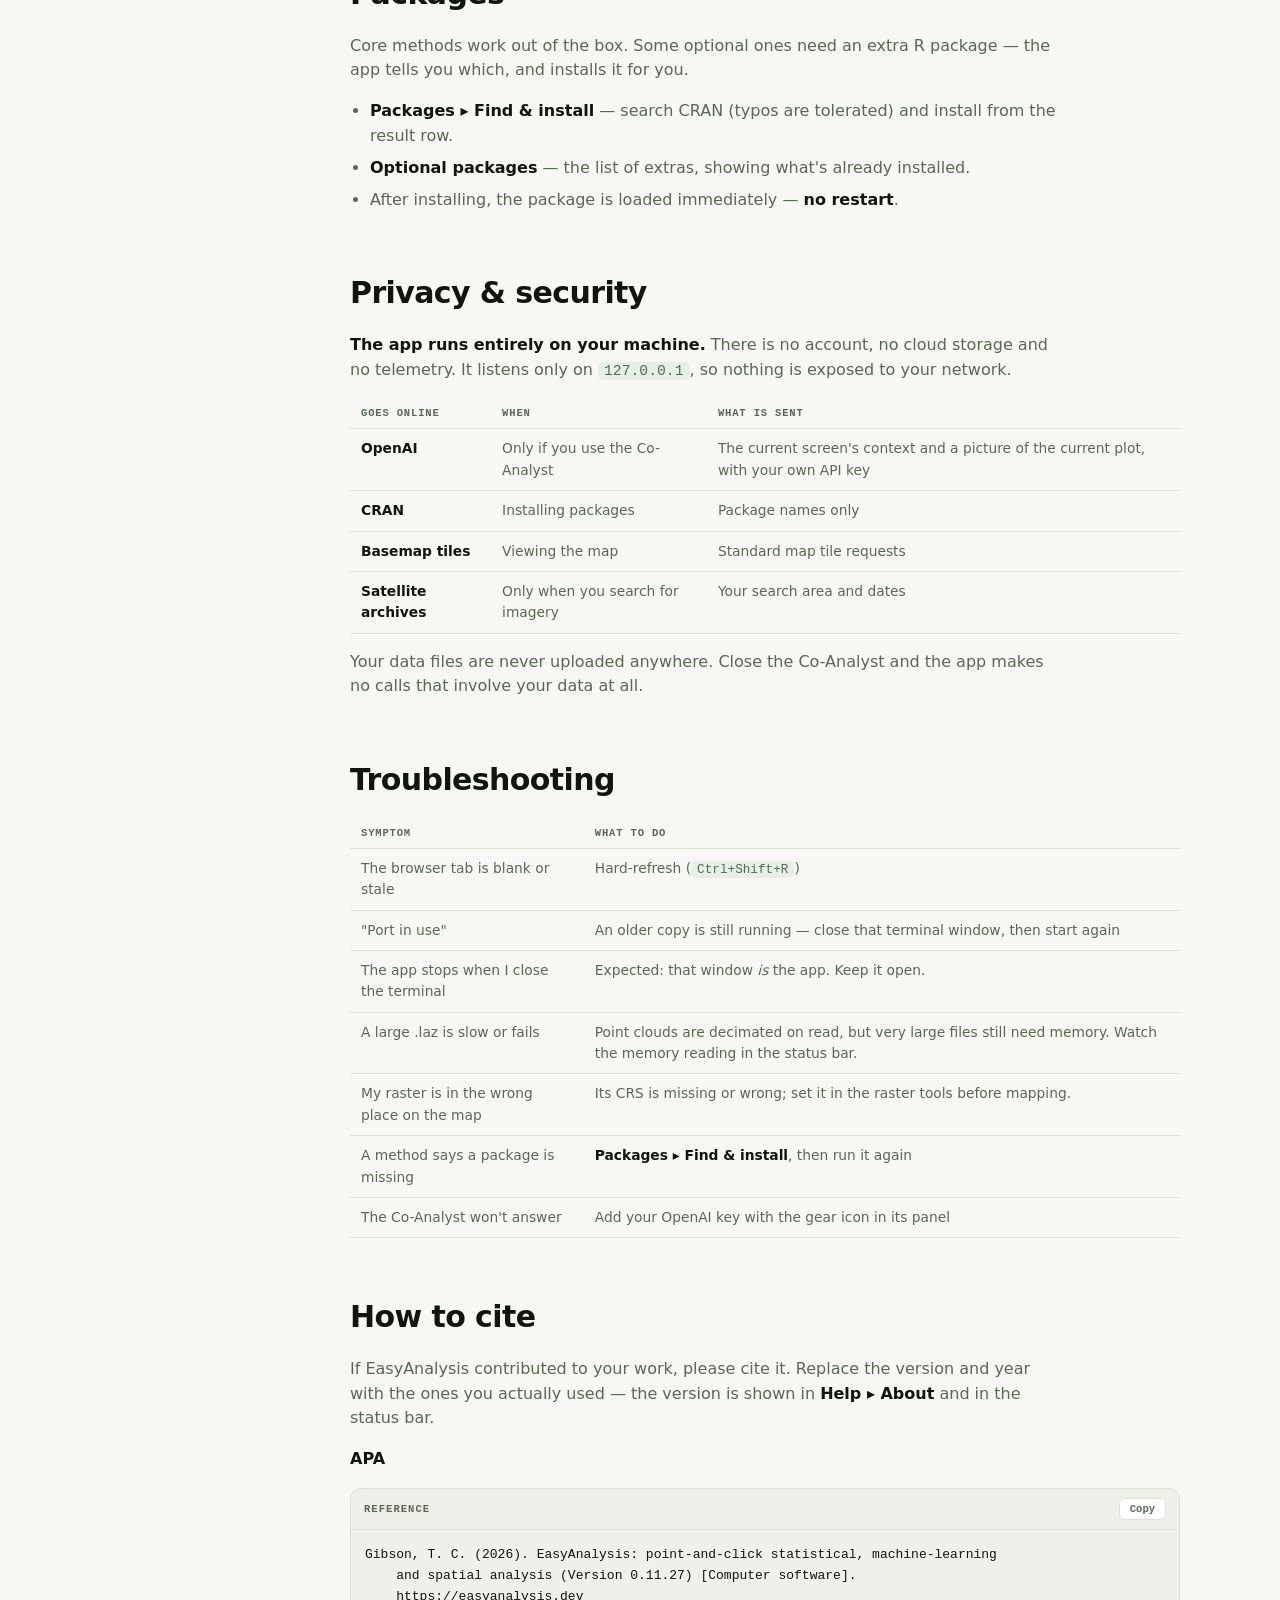
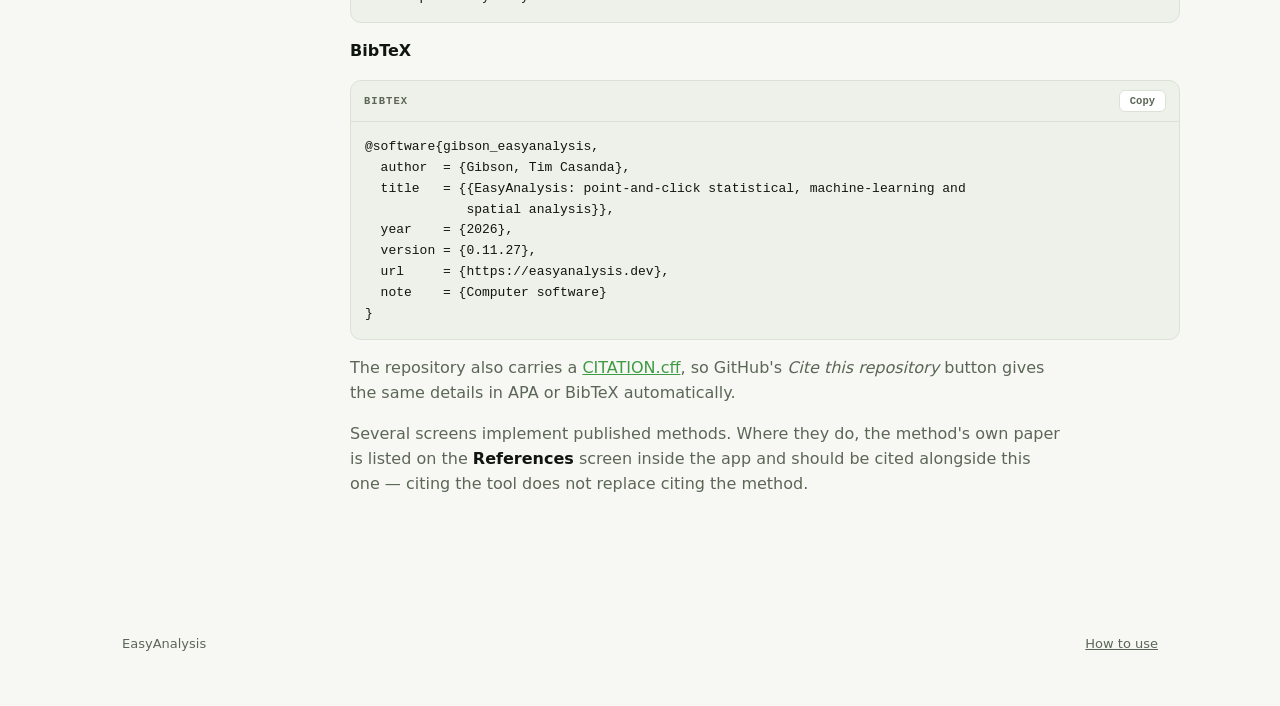
<file: landing/documentation.html>
<!doctype html>
<html lang="en">

<head>
  <meta charset="utf-8">
  <meta name="viewport" content="width=device-width, initial-scale=1">
  <title>EasyAnalysis — Getting started</title>
  <meta name="description"
    content="EasyAnalysis reference: installation, the workspace, every menu, the methods available, projects and file formats, privacy, and troubleshooting.">
  <!-- Extensionless canonical: vercel.json sets cleanUrls, so the .html form
       308-redirects and pointing crawlers at it would waste a hop. -->
  <link rel="canonical" href="https://easyanalysis.dev/documentation">
  <meta name="robots" content="index, follow, max-snippet:-1">
  <meta property="og:type" content="article">
  <meta property="og:site_name" content="EasyAnalysis">
  <meta property="og:url" content="https://easyanalysis.dev/documentation">
  <meta property="og:title" content="EasyAnalysis — Documentation">
  <meta property="og:description"
    content="Installation, the workspace, every menu, the methods available, projects and file formats, privacy, and troubleshooting.">
  <meta name="twitter:card" content="summary">
  <script type="application/ld+json">
  {
    "@context": "https://schema.org",
    "@type": "TechArticle",
    "headline": "EasyAnalysis Documentation",
    "url": "https://easyanalysis.dev/documentation",
    "about": { "@type": "SoftwareApplication", "name": "EasyAnalysis", "url": "https://easyanalysis.dev/" },
    "author": { "@type": "Person", "name": "Tim Casanda Gibson" }
  }
  </script>
  <link rel="icon" href="/favicon.ico" sizes="any">
  <link rel="icon" type="image/png" href="/favicon.png">
  <link rel="apple-touch-icon" href="/favicon.png">
  <link rel="stylesheet" href="assets/site.css">
</head>

<body>

  <nav>
    <div class="wrap">
      <a class="brand" href="index.html">
        <span class="mk"><svg viewBox="0 0 24 24">
            <path d="M9 21h6v-1H9v1zm3-19a7 7 0 0 0-4 12.7V17a1 1 0 0 0 1 1h6a1 1 0 0 0 1-1v-2.3A7 7 0 0 0 12 2z" />
          </svg></span>
        EasyAnalysis
      </a>
      <span class="links">
        <a href="index.html">Home</a>
        <a href="how-to-use.html">How to use</a>
        <a class="on" href="documentation.html">Getting started</a>
        <a href="reference.html">Reference</a>
        <a href="release-notes.html">Release notes</a>
        <a class="btn go sm" href="index.html#get">Download</a>
      </span>
    </div>
  </nav>

  <div class="wrap doc">
    <aside>
      <div class="t">Getting started</div>
      <a href="#install">Installation</a>
      <a href="#requirements">Requirements</a>
      <a href="#workspace">The workspace</a>
      <a href="#menus">Menu reference</a>
      <a href="#methods">Methods available</a>
      <a href="#formats">Supported files</a>
      <a href="#symbology">Map symbology</a>
      <a href="#projects">Projects &amp; storage</a>
      <a href="#packages">Packages</a>
      <a href="#privacy">Privacy &amp; security</a>
      <a href="#trouble">Troubleshooting</a>
      <a href="#cite">How to cite</a>
    </aside>

    <article>
      <div class="eyebrow">Guide</div>
      <h1>Getting started</h1>
      <p class="sub">Installing it, finding your way around, and what happens to your data.
        New here? Start with the <a href="how-to-use.html">walkthrough</a>. For what the app
        actually computes — the function behind each analysis and what the numbers mean — see the
        <a href="reference.html">Reference</a>.</p>

      <section id="install">
        <h2>Installation</h2>
        <p>One line installs and launches everything — R (if you don't have it), the app, and its
          R packages, into your user folder. No admin rights, no Docker. You run this once; on
          Windows it then creates a Desktop shortcut you use from then on.</p>
        <div class="code">
          <div class="top">Windows · PowerShell <button class="copy" data-copy="i">Copy</button></div>
          <pre id="cmd-i">iwr -useb https://easyanalysis.dev/install.ps1 | iex</pre>
        </div>
        <div class="code">
          <div class="top">macOS &amp; Linux · Terminal <button class="copy" data-copy="j">Copy</button></div>
          <pre id="cmd-j">curl -fsSL https://easyanalysis.dev/install.sh | sh</pre>
        </div>
        <p>What it does, in order: finds or downloads a portable R → downloads the app →
          installs missing packages into a private library → starts the app and opens your browser.
          The first run can take several minutes; later runs start in seconds because each step is
          cached.</p>
        <p>On <strong>Windows</strong> it also creates an <strong>EasyAnalysis</strong> shortcut on
          your Desktop and in the Start Menu, so afterwards you can start the app by double-clicking
          it — no terminal at all. The shortcut opens minimised rather than hidden, so there is
          still a window to check if anything goes wrong. Desktop shortcuts are Windows-only for
          now; on macOS and Linux, re-run the install line to start the app again.</p>
        <p>To close the app, use the <strong>Quit</strong> button at the top right. It stops the R
          session properly; closing the launcher window also works.</p>
        <p>On <strong>Windows</strong> R is downloaded automatically if you don't have it. On
          <strong>macOS/Linux</strong> an existing R is used; if there is none the script installs it
          with Homebrew where available, or tells you the single command for your system. Spatial
          packages compile from source on macOS/Linux, so the first run takes longer there.
        </p>
      </section>

      <section id="requirements">
        <h2>Requirements</h2>
        <table>
          <tr>
            <th>Item</th>
            <th>Needed</th>
          </tr>
          <tr>
            <td><strong>OS</strong></td>
            <td>Windows, macOS and Linux</td>
          </tr>
          <tr>
            <td><strong>R</strong></td>
            <td>Windows: downloaded automatically if missing. macOS/Linux: an existing R is used, or installed via
              Homebrew / your package manager</td>
          </tr>
          <tr>
            <td><strong>Disk</strong></td>
            <td>~2 GB for R and the spatial packages</td>
          </tr>
          <tr>
            <td><strong>Memory</strong></td>
            <td>8 GB is comfortable; large point clouds want more</td>
          </tr>
          <tr>
            <td><strong>Internet</strong></td>
            <td>Only for install, package downloads, basemap tiles and satellite search</td>
          </tr>
          <tr>
            <td><strong>Account</strong></td>
            <td>None. There is no sign-in and no cloud service.</td>
          </tr>
        </table>
      </section>

      <section id="workspace">
        <h2>The workspace</h2>
        <p>One frame holds everything, so you never switch screens mid-analysis.</p>
        <table>
          <tr>
            <th>Region</th>
            <th>What it holds</th>
          </tr>
          <tr>
            <td><strong>Menu bar</strong></td>
            <td>Project · Edit · View · Add Data · Processing · Controls · Packages · Settings · Help, plus a tool
              search box</td>
          </tr>
          <tr>
            <td><strong>Layers panel</strong> (left)</td>
            <td>Every dataset and layer, each with a visibility switch and an expandable legend / styling</td>
          </tr>
          <tr>
            <td><strong>Canvas</strong> (centre)</td>
            <td>The map, the chart builder, or the active tool's results</td>
          </tr>
          <tr>
            <td><strong>Tool panel</strong> (right)</td>
            <td>The open tool's settings; can be floated or minimised</td>
          </tr>
          <tr>
            <td><strong>Results dock</strong> (far right)</td>
            <td>Past results, as chips — click to pop one out, drag and resize it</td>
          </tr>
          <tr>
            <td><strong>R console</strong> (bottom)</td>
            <td>Slides up on demand for direct R</td>
          </tr>
          <tr>
            <td><strong>Status bar</strong></td>
            <td>Project, active dataset, dimensions, memory in use, and where the project is saved</td>
          </tr>
        </table>
        <p><strong>Views:</strong> <em>Map view</em> for spatial layers, <em>Data view</em> for tables and
          charts, and <em>Split</em> for both with a draggable divider. The app opens on whichever
          suits your data and then leaves the choice to you.</p>
      </section>

      <section id="menus">
        <h2>Menu reference</h2>
        <table>
          <tr>
            <th>Menu</th>
            <th>Contains</th>
          </tr>
          <tr>
            <td><strong>Project</strong></td>
            <td>New · Open From · Open Recent · Save · Save As (.eap) · Import project · Export report (HTML) · Share ·
              Close</td>
          </tr>
          <tr>
            <td><strong>Edit</strong></td>
            <td>Undo · Reset to uploaded file · Edit the data table</td>
          </tr>
          <tr>
            <td><strong>View</strong></td>
            <td>Theme (six colour sets) · Basemap (14 options) · Map / Data / Split</td>
          </tr>
          <tr>
            <td><strong>Add Data</strong></td>
            <td>From file · Create a table · Download spatial data</td>
          </tr>
          <tr>
            <td><strong>Processing</strong></td>
            <td>Every analysis, grouped: Data · Statistics · Machine Learning · Spatial &amp; LiDAR — plus the AI
              Assistant and the R console</td>
          </tr>
          <tr>
            <td><strong>Controls</strong></td>
            <td>Zoom to layers · show/hide each panel · attribute table · R console</td>
          </tr>
          <tr>
            <td><strong>Packages</strong></td>
            <td>Find &amp; install a package · optional packages · installed packages</td>
          </tr>
          <tr>
            <td><strong>Settings</strong></td>
            <td>Preferences, display and import defaults, keyboard shortcuts</td>
          </tr>
          <tr>
            <td><strong>Help</strong></td>
            <td>Documentation · References · the Co-Analyst · guided tour · About</td>
          </tr>
        </table>
        <div class="callout">Can't find something? Use the <strong>search box</strong> in the menu bar —
          it searches every tool by name.</div>
      </section>

      <section id="methods">
        <h2>Methods available</h2>
        <table>
          <tr>
            <th>Group</th>
            <th>Methods</th>
          </tr>
          <tr>
            <td><strong>Data</strong></td>
            <td>Column management, row filtering, type conversion, factor levels, aggregation, binning, imputation,
              joins, batch apply; descriptive statistics and correlation</td>
          </tr>
          <tr>
            <td><strong>Statistics</strong></td>
            <td>t-tests and non-parametric tests, chi-square, ANOVA with Tukey HSD, linear regression (multiple,
              polynomial, ridge/lasso, Poisson), logistic and multinomial regression, linear mixed effects, GAM,
              survival analysis, SEM and mediation, Bayesian analysis, time series</td>
          </tr>
          <tr>
            <td><strong>Machine learning</strong></td>
            <td>Random forest, XGBoost, decision trees, support vector machines, neural networks, discriminant analysis
              (LDA, WLDA, QDA, RLDA, KDA, LLDA, MMC), clustering (k-means, hierarchical, Gower/PAM), one-vs-all
              classification, PCA and dimension reduction</td>
          </tr>
          <tr>
            <td><strong>Spatial &amp; LiDAR</strong></td>
            <td>Raster and vector analysis, surface models (DTM/DSM/CHM), terrain analysis, hydrology, suitability
              modelling, land classification, night-time lights, climate trend, wind, satellite search and download,
              point cloud viewing, canopy height models, individual tree detection, LiDAR metrics</td>
          </tr>
        </table>
        <p>Model screens report <strong>R², RMSE, bias and relative RMSE</strong>, and increasingly a
          plain-English reading of the result. Models only run when you press <strong>Run</strong>.</p>
      </section>

      <section id="formats">
        <h2>Supported files</h2>
        <table>
          <tr>
            <th>Kind</th>
            <th>Extensions</th>
            <th>Notes</th>
          </tr>
          <tr>
            <td><strong>Tables</strong></td>
            <td>.csv .txt .xlsx .xls</td>
            <td>Separator and numeric detection configurable in Settings</td>
          </tr>
          <tr>
            <td><strong>Raster</strong></td>
            <td>.tif .tiff .img .asc .nc .grd</td>
            <td>Drawn on the map; large rasters are downsampled for display only</td>
          </tr>
          <tr>
            <td><strong>Vector</strong></td>
            <td>.shp .gpkg .geojson .json</td>
            <td>Shapefiles need all their sidecar files selected together</td>
          </tr>
          <tr>
            <td><strong>Point cloud</strong></td>
            <td>.las .laz</td>
            <td>Decimated on read to protect memory</td>
          </tr>
          <tr>
            <td><strong>Project</strong></td>
            <td>.eap</td>
            <td>A whole project in one file</td>
          </tr>
        </table>
        <div class="callout">An unrecognised extension isn't rejected outright — the app inspects the
          file and loads it as a raster or vector if it can.</div>
      </section>

      <section id="symbology">
        <h2>Map symbology</h2>
        <p>Symbology is how a layer is drawn on the map — its colours, outlines and transparency, and
          whether those vary with the data. Every layer keeps its own settings, and they are saved
          with the project, so a map you style once looks the same when you reopen it.</p>

        <h3>Where to find it</h3>
        <p>In the <strong>Layers</strong> panel, click the <strong>▶</strong> chevron at the right of
          a layer's row to expand it. The symbology controls appear beneath the layer name, along
          with a legend once the colours vary.</p>

        <h3>Vector layers — three ways to colour</h3>
        <table>
          <tr><th>Mode</th><th>What it does</th><th>Use it when</th></tr>
          <tr>
            <td><strong>Single symbol</strong></td>
            <td>Every feature drawn the same. You choose a fill colour and an outline colour.</td>
            <td>The layer is context — boundaries, roads, a study area — and the data behind it is
              not what you are showing.</td>
          </tr>
          <tr>
            <td><strong>Categorised</strong></td>
            <td>One colour per distinct value of a column. Species, land-cover class, treatment
              group, yes/no.</td>
            <td>The column holds <em>groups</em>. Each group gets its own colour and its own legend
              entry.</td>
          </tr>
          <tr>
            <td><strong>Graduated</strong></td>
            <td>A numeric column split into classes, shaded light to dark. Volume, height, area,
              density, a model prediction.</td>
            <td>The column holds <em>amounts</em>, and you want to see where the high and low values
              are.</td>
          </tr>
        </table>

        <h3>Choosing a column</h3>
        <p>Only columns that suit the mode are offered, so you cannot pick something that produces a
          meaningless map:</p>
        <ul>
          <li><strong>Categorised</strong> offers text, factor and yes/no columns, plus number
            columns whose values genuinely repeat. A number column with a different value on every
            feature — an ID, a measurement — is <em>not</em> offered, because colouring by it would
            give every feature its own colour and a legend as long as the layer.</li>
          <li><strong>Graduated</strong> offers number columns only.</li>
        </ul>
        <p>If a layer has no suitable column for the mode you picked, the panel says so rather than
          leaving you with an empty list.</p>

        <h3>Classes and breaks (graduated)</h3>
        <p>You can split the values into <strong>3 to 9 classes</strong>. The class boundaries are
          chosen by <strong>quantiles</strong> — each class holds roughly the same number of
          features. This is deliberate: most measured data is skewed, and cutting it into equal-width
          bands would put nearly everything in one class and leave the rest almost empty. Where the
          values are too tied for quantiles to give distinct boundaries, equal-width bands are used
          instead.</p>
        <p>The legend lists each class and the range of values it covers.</p>

        <h3>Palettes</h3>
        <p>Five colour ramps are available for categorised and graduated layers:
          <strong>viridis</strong>, <strong>magma</strong>, <strong>plasma</strong>,
          <strong>cividis</strong> and <strong>turbo</strong>. These are perceptually uniform — equal
          steps in the data look like equal steps in colour — and viridis, magma, plasma and cividis
          remain distinguishable for the most common forms of colour blindness. Cividis is the safest
          choice if that matters for your audience.</p>

        <h3>Outline and opacity</h3>
        <p>Two sliders apply in every mode:</p>
        <ul>
          <li><strong>Outline width</strong> — 0 to 6. Set it to 0 for fills with no border; raise it
            to make thin lines easier to see and to click.</li>
          <li><strong>Fill opacity</strong> — 0 to 1. Lower it to see the basemap or another layer
            through a polygon; set it to 0 for outline-only polygons.</li>
        </ul>
        <p>Point layers also use the outline width for the ring around each point.</p>

        <h3>How it applies to each geometry type</h3>
        <table>
          <tr><th>Geometry</th><th>What the colour drives</th></tr>
          <tr><td>Points</td><td>Fill of the circle; the outline ring uses the outline colour, or the
            class colour when categorised or graduated.</td></tr>
          <tr><td>Lines</td><td>The line colour. Opacity is applied more strongly than for fills, so
            lines stay visible.</td></tr>
          <tr><td>Polygons</td><td>The fill. The outline keeps its own colour so class boundaries
            stay legible.</td></tr>
        </table>

        <h3>Raster layers</h3>
        <p>Rasters have their own controls in the same place:</p>
        <ul>
          <li><strong>True colour (RGB)</strong> — for imagery with three or more bands, choose which
            band feeds red, green and blue. Sentinel-2 and similar products are detected
            automatically where the bands are labelled.</li>
          <li><strong>Single band</strong> — draw one band as a shaded ramp instead.</li>
        </ul>

        <h3>Selection is not symbology</h3>
        <p>Selected features are always outlined in <strong>red</strong>, whatever the layer's
          symbology. That is deliberate: a selection has to stand out from your colour scheme rather
          than blend into it. Clearing the selection returns the features to their normal
          appearance.</p>

        <div class="callout">Symbology settings are stored per layer and saved with the project. If
          you rename a layer, its styling follows the new name.</div>
      </section>

      <section id="projects">
        <h2>Projects &amp; storage</h2>
        <p>A project is a folder on your machine. Tables are stored inside it; large spatial files are
          referenced in place so nothing is duplicated. Work is saved as you go — there is no Save button
          to forget.</p>
        <ul>
          <li><strong>Where:</strong> your local app-data folder; the exact path is shown in the status bar.</li>
          <li><strong>Save As (.eap):</strong> zips the project into one shareable file.</li>
          <li><strong>Import:</strong> opens a <code>.eap</code> someone sent you.</li>
          <li><strong>Export report:</strong> a self-contained HTML summary of the project.</li>
        </ul>
      </section>

      <section id="packages">
        <h2>Packages</h2>
        <p>Core methods work out of the box. Some optional ones need an extra R package — the app tells
          you which, and installs it for you.</p>
        <ul>
          <li><strong>Packages ▸ Find &amp; install</strong> — search CRAN (typos are tolerated) and install from the
            result row.</li>
          <li><strong>Optional packages</strong> — the list of extras, showing what's already installed.</li>
          <li>After installing, the package is loaded immediately — <strong>no restart</strong>.</li>
        </ul>
      </section>

      <section id="privacy">
        <h2>Privacy &amp; security</h2>
        <p><strong>The app runs entirely on your machine.</strong> There is no account, no cloud storage
          and no telemetry. It listens only on <code>127.0.0.1</code>, so nothing is exposed to your network.</p>
        <table>
          <tr>
            <th>Goes online</th>
            <th>When</th>
            <th>What is sent</th>
          </tr>
          <tr>
            <td><strong>OpenAI</strong></td>
            <td>Only if you use the Co-Analyst</td>
            <td>The current screen's context and a picture of the current plot, with your own API key</td>
          </tr>
          <tr>
            <td><strong>CRAN</strong></td>
            <td>Installing packages</td>
            <td>Package names only</td>
          </tr>
          <tr>
            <td><strong>Basemap tiles</strong></td>
            <td>Viewing the map</td>
            <td>Standard map tile requests</td>
          </tr>
          <tr>
            <td><strong>Satellite archives</strong></td>
            <td>Only when you search for imagery</td>
            <td>Your search area and dates</td>
          </tr>
        </table>
        <p>Your data files are never uploaded anywhere. Close the Co-Analyst and the app makes no calls
          that involve your data at all.</p>
      </section>

      <section id="trouble">
        <h2>Troubleshooting</h2>
        <table>
          <tr>
            <th>Symptom</th>
            <th>What to do</th>
          </tr>
          <tr>
            <td>The browser tab is blank or stale</td>
            <td>Hard-refresh (<code>Ctrl+Shift+R</code>)</td>
          </tr>
          <tr>
            <td>"Port in use"</td>
            <td>An older copy is still running — close that terminal window, then start again</td>
          </tr>
          <tr>
            <td>The app stops when I close the terminal</td>
            <td>Expected: that window <em>is</em> the app. Keep it open.</td>
          </tr>
          <tr>
            <td>A large .laz is slow or fails</td>
            <td>Point clouds are decimated on read, but very large files still need memory. Watch the memory reading in
              the status bar.</td>
          </tr>
          <tr>
            <td>My raster is in the wrong place on the map</td>
            <td>Its CRS is missing or wrong; set it in the raster tools before mapping.</td>
          </tr>
          <tr>
            <td>A method says a package is missing</td>
            <td><strong>Packages ▸ Find &amp; install</strong>, then run it again</td>
          </tr>
          <tr>
            <td>The Co-Analyst won't answer</td>
            <td>Add your OpenAI key with the gear icon in its panel</td>
          </tr>
        </table>
      </section>

      <section id="cite">
        <h2>How to cite</h2>
        <p>If EasyAnalysis contributed to your work, please cite it. Replace the version and year
          with the ones you actually used — the version is shown in <strong>Help ▸ About</strong>
          and in the status bar.</p>

        <p><strong>APA</strong></p>
        <div class="code">
          <div class="top">Reference <button class="copy" data-copy="cite-apa">Copy</button></div>
          <pre id="cmd-cite-apa">Gibson, T. C. (2026). EasyAnalysis: point-and-click statistical, machine-learning
    and spatial analysis (Version 0.11.27) [Computer software].
    https://easyanalysis.dev</pre>
        </div>

        <p><strong>BibTeX</strong></p>
        <div class="code">
          <div class="top">BibTeX <button class="copy" data-copy="cite-bib">Copy</button></div>
          <pre id="cmd-cite-bib">@software{gibson_easyanalysis,
  author  = {Gibson, Tim Casanda},
  title   = {{EasyAnalysis: point-and-click statistical, machine-learning and
             spatial analysis}},
  year    = {2026},
  version = {0.11.27},
  url     = {https://easyanalysis.dev},
  note    = {Computer software}
}</pre>
        </div>

        <p>The repository also carries a
          <a href="https://github.com/Casanda00/easyanalysis/blob/main/CITATION.cff">CITATION.cff</a>,
          so GitHub's <em>Cite this repository</em> button gives the same details in APA or BibTeX
          automatically.</p>

        <p>Several screens implement published methods. Where they do, the method's own paper is
          listed on the <strong>References</strong> screen inside the app and should be cited
          alongside this one — citing the tool does not replace citing the method.</p>
      </section>
    </article>
  </div>

  <footer>
    <div class="wrap">
      <span>EasyAnalysis</span>
      <span style="margin-left:auto"><a href="how-to-use.html">How to use</a></span>
    </div>
  </footer>

  <script>
    document.querySelectorAll('.copy').forEach(function (b) {
      b.addEventListener('click', function () {
        var el = document.getElementById('cmd-' + b.dataset.copy); if (!el) return;
        navigator.clipboard.writeText(el.innerText.trim()).then(function () {
          var o = b.textContent; b.textContent = 'Copied'; setTimeout(function () { b.textContent = o; }, 1400);
        }).catch(function () { b.textContent = 'Select & copy'; });
      });
    });
  </script>
</body>

</html>
</file>
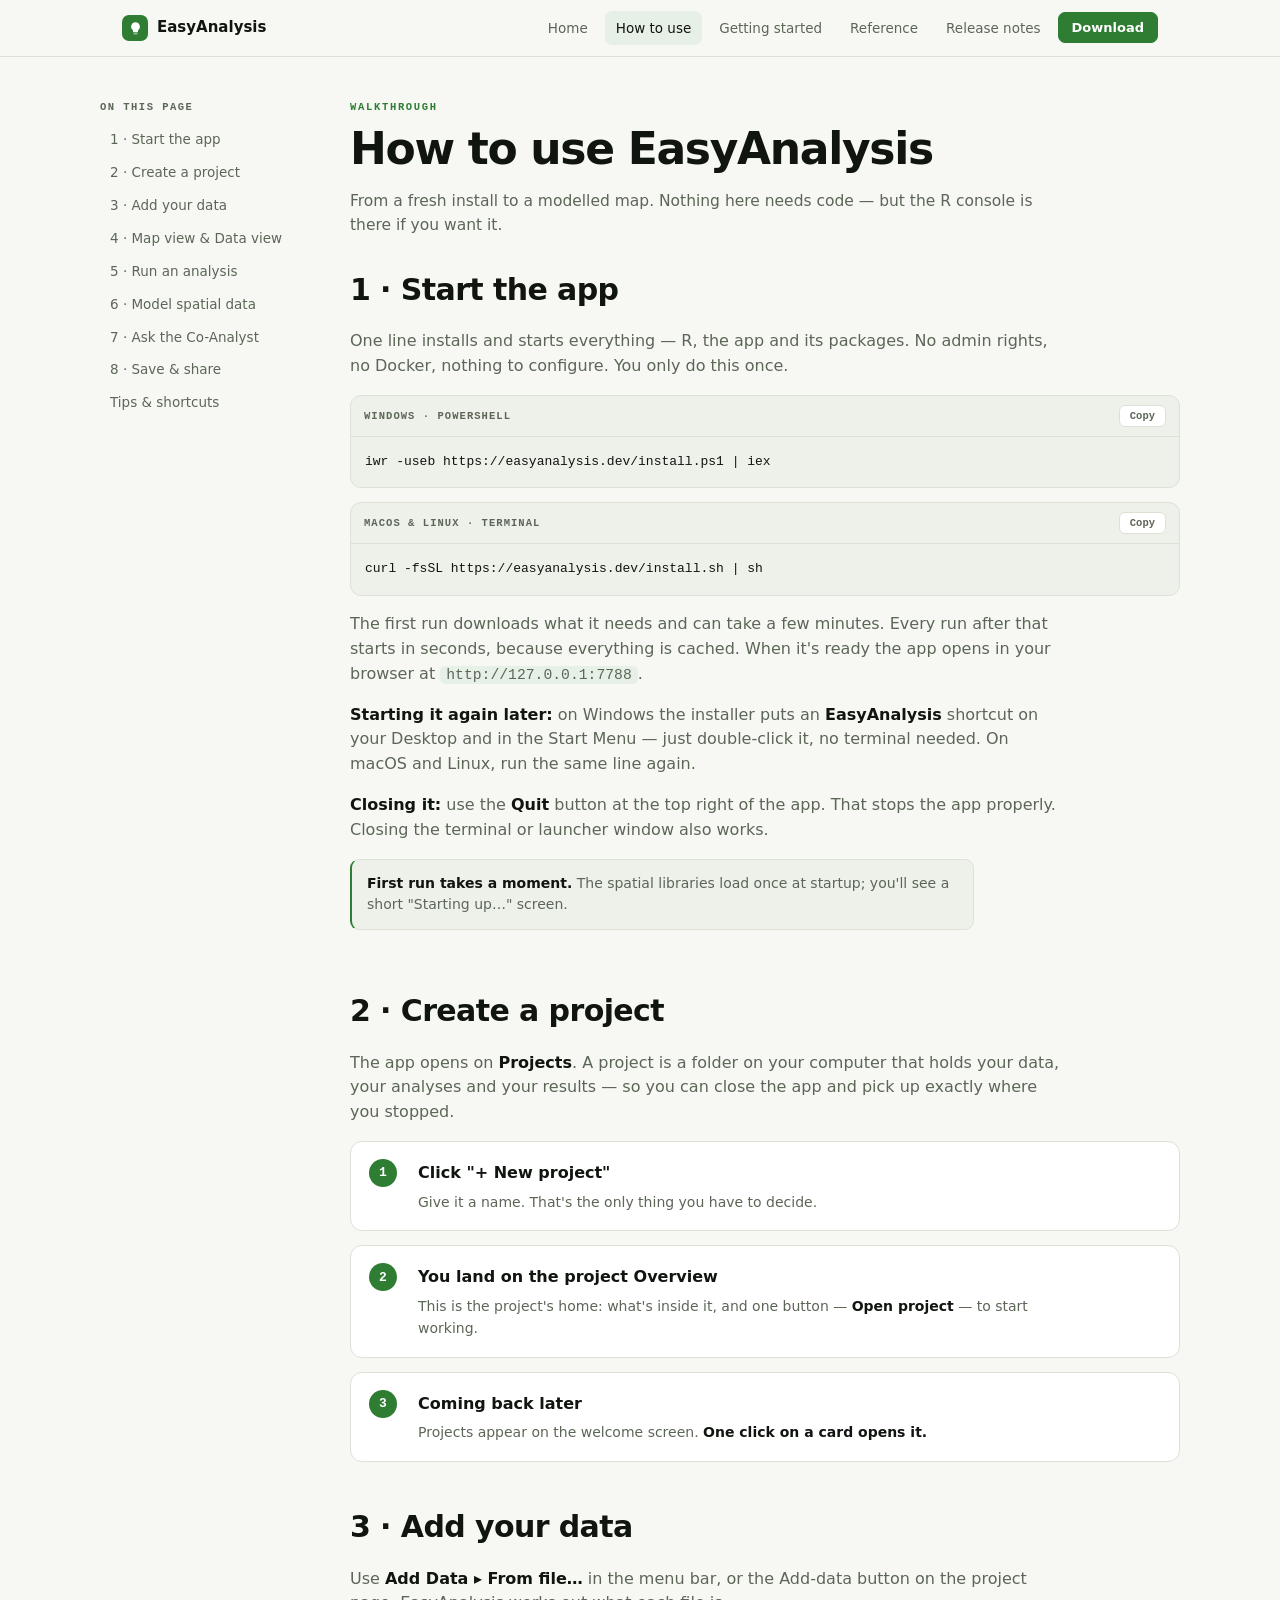
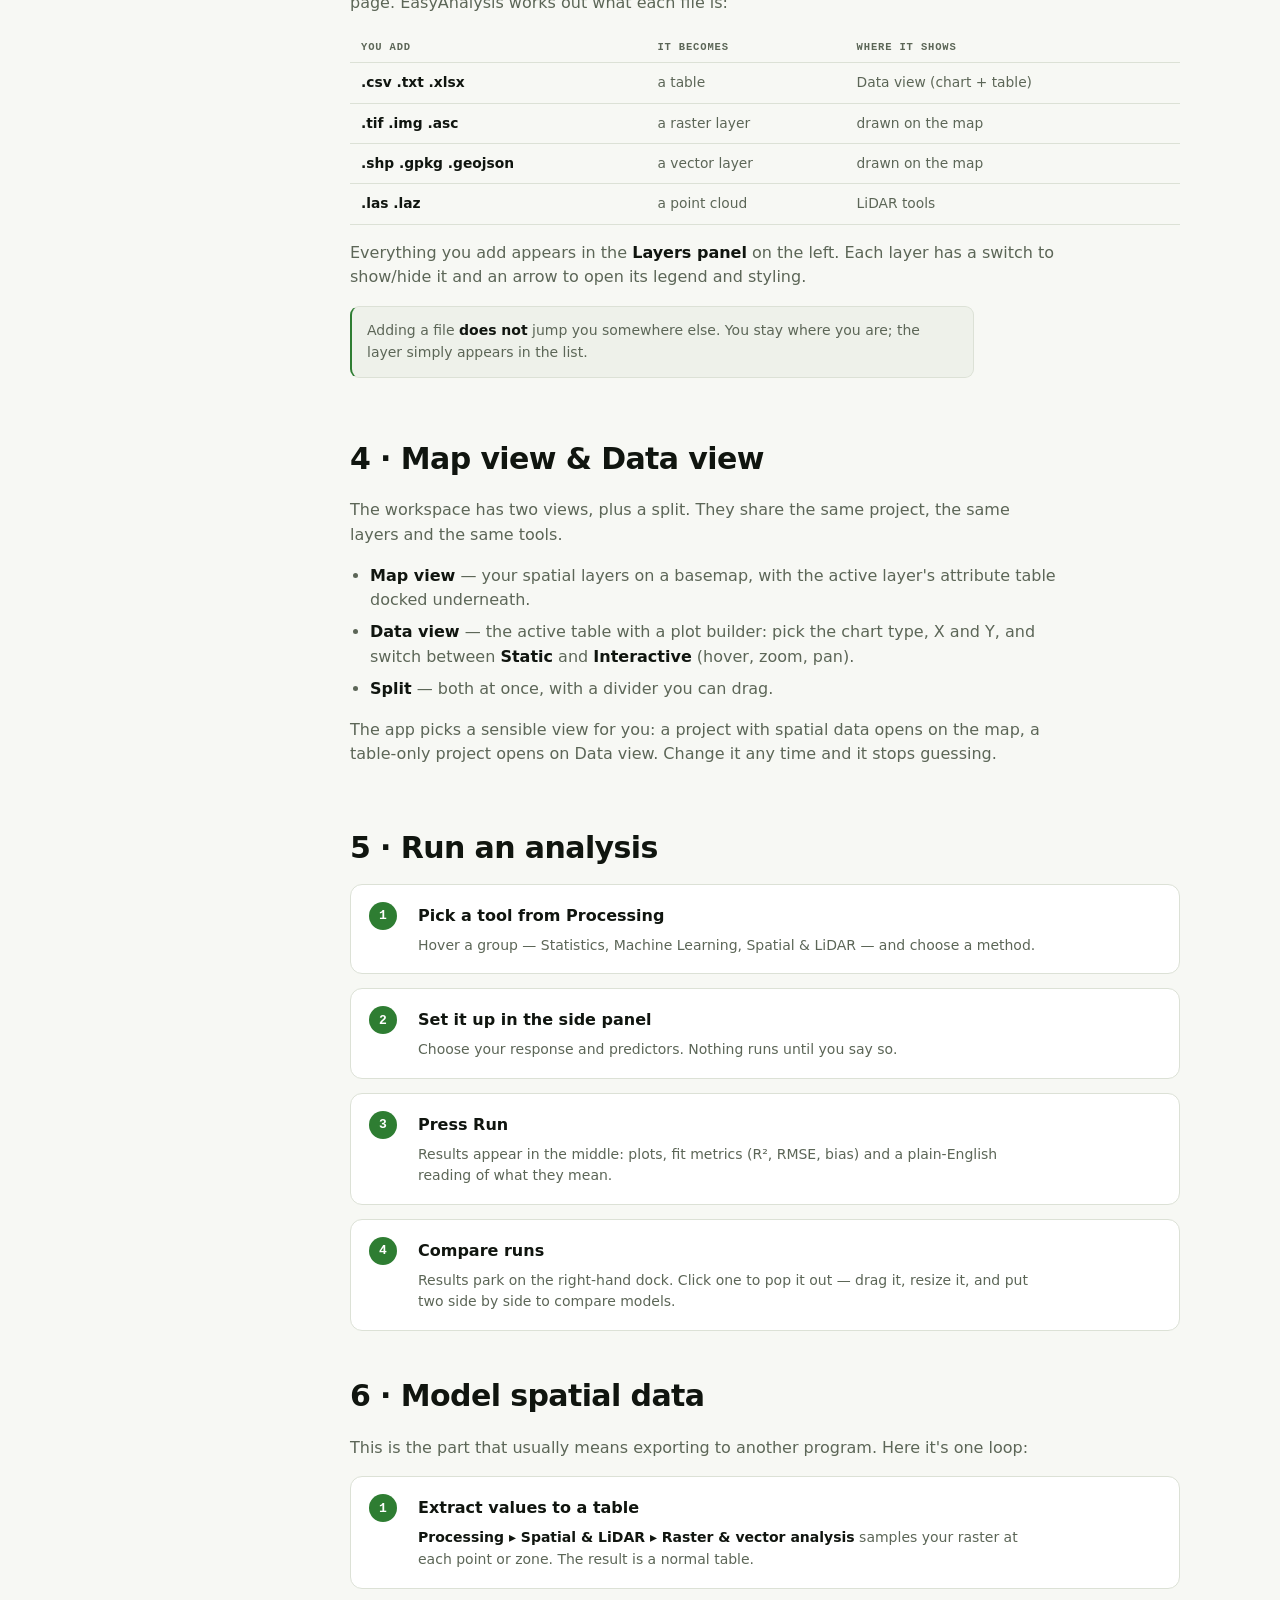
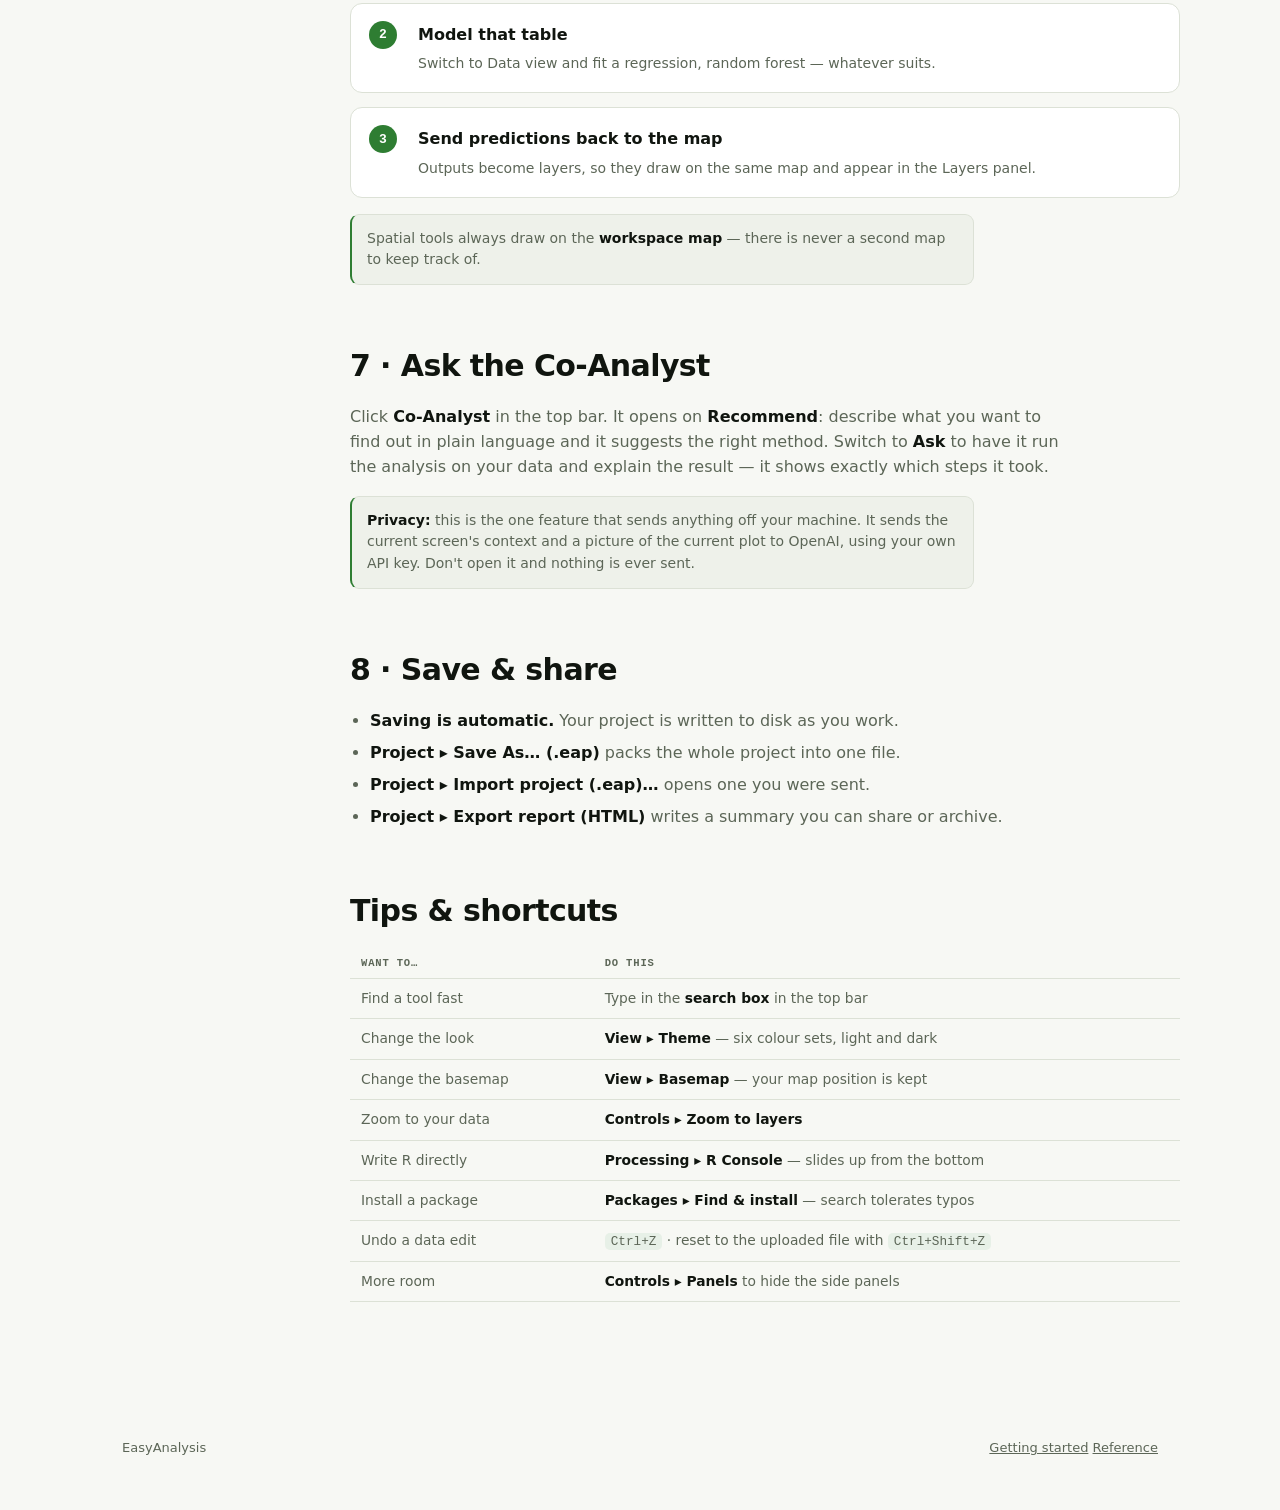
<file: landing/how-to-use.html>
<!doctype html>
<html lang="en">

<head>
  <meta charset="utf-8">
  <meta name="viewport" content="width=device-width, initial-scale=1">
  <title>How to use EasyAnalysis</title>
  <meta name="description"
    content="A walkthrough of EasyAnalysis: create a project, add data, run an analysis, and map the result.">
  <link rel="canonical" href="https://easyanalysis.dev/how-to-use">
  <meta name="robots" content="index, follow, max-snippet:-1">
  <meta property="og:type" content="article">
  <meta property="og:site_name" content="EasyAnalysis">
  <meta property="og:url" content="https://easyanalysis.dev/how-to-use">
  <meta property="og:title" content="How to use EasyAnalysis">
  <meta property="og:description"
    content="A walkthrough: create a project, add data, run an analysis, and map the result.">
  <meta name="twitter:card" content="summary">
  <!-- HowTo, not TechArticle: this page is the task-oriented walkthrough, and
       the distinction is what lets an assistant pick the right page to cite. -->
  <script type="application/ld+json">
  {
    "@context": "https://schema.org",
    "@type": "HowTo",
    "name": "How to use EasyAnalysis",
    "url": "https://easyanalysis.dev/how-to-use",
    "description": "Create a project, add data, run an analysis, and map the result in EasyAnalysis.",
    "step": [
      { "@type": "HowToStep", "name": "Install", "text": "Run the one-line installer; R is downloaded automatically if needed." },
      { "@type": "HowToStep", "name": "Create a project", "text": "Projects are folders on disk, so your work resumes where you left it." },
      { "@type": "HowToStep", "name": "Add data", "text": "Add tabular files (CSV, Excel) or spatial layers (GeoTIFF, LAS/LAZ, Shapefile, GeoPackage, GeoJSON)." },
      { "@type": "HowToStep", "name": "Run an analysis", "text": "Choose a method, pick the variables by role, and press Run." },
      { "@type": "HowToStep", "name": "Map the result", "text": "Spatial results are added as layers on the workspace map." }
    ]
  }
  </script>
  <link rel="icon" href="/favicon.ico" sizes="any">
  <link rel="icon" type="image/png" href="/favicon.png">
  <link rel="apple-touch-icon" href="/favicon.png">
  <link rel="stylesheet" href="assets/site.css">
</head>

<body>

  <nav>
    <div class="wrap">
      <a class="brand" href="index.html">
        <span class="mk"><svg viewBox="0 0 24 24">
            <path d="M9 21h6v-1H9v1zm3-19a7 7 0 0 0-4 12.7V17a1 1 0 0 0 1 1h6a1 1 0 0 0 1-1v-2.3A7 7 0 0 0 12 2z" />
          </svg></span>
        EasyAnalysis
      </a>
      <span class="links">
        <a href="index.html">Home</a>
        <a class="on" href="how-to-use.html">How to use</a>
        <a href="documentation.html">Getting started</a>
        <a href="reference.html">Reference</a>
        <a href="release-notes.html">Release notes</a>
        <a class="btn go sm" href="index.html#get">Download</a>
      </span>
    </div>
  </nav>

  <div class="wrap doc">
    <aside>
      <div class="t">On this page</div>
      <a href="#start">1 · Start the app</a>
      <a href="#project">2 · Create a project</a>
      <a href="#data">3 · Add your data</a>
      <a href="#views">4 · Map view &amp; Data view</a>
      <a href="#analyse">5 · Run an analysis</a>
      <a href="#spatial">6 · Model spatial data</a>
      <a href="#assistant">7 · Ask the Co-Analyst</a>
      <a href="#save">8 · Save &amp; share</a>
      <a href="#tips">Tips &amp; shortcuts</a>
    </aside>

    <article>
      <div class="eyebrow">Walkthrough</div>
      <h1>How to use EasyAnalysis</h1>
      <p class="sub">From a fresh install to a modelled map. Nothing here needs code — but the
        R console is there if you want it.</p>

      <section id="start">
        <h2>1 · Start the app</h2>
        <p>One line installs and starts everything — R, the app and its packages. No admin
          rights, no Docker, nothing to configure. You only do this once.</p>
        <div class="code">
          <div class="top">Windows · PowerShell <button class="copy" data-copy="a">Copy</button></div>
          <pre id="cmd-a">iwr -useb https://easyanalysis.dev/install.ps1 | iex</pre>
        </div>
        <div class="code">
          <div class="top">macOS &amp; Linux · Terminal <button class="copy" data-copy="b">Copy</button></div>
          <pre id="cmd-b">curl -fsSL https://easyanalysis.dev/install.sh | sh</pre>
        </div>
        <p>The first run downloads what it needs and can take a few minutes. Every run after that
          starts in seconds, because everything is cached. When it's ready the app opens in your
          browser at <code>http://127.0.0.1:7788</code>.</p>
        <p><strong>Starting it again later:</strong> on Windows the installer puts an
          <strong>EasyAnalysis</strong> shortcut on your Desktop and in the Start Menu — just
          double-click it, no terminal needed. On macOS and Linux, run the same line again.</p>
        <p><strong>Closing it:</strong> use the <strong>Quit</strong> button at the top right of
          the app. That stops the app properly. Closing the terminal or launcher window also works.</p>
        <div class="callout"><strong>First run takes a moment.</strong> The spatial libraries load
          once at startup; you'll see a short "Starting up…" screen.</div>
      </section>

      <section id="project">
        <h2>2 · Create a project</h2>
        <p>The app opens on <strong>Projects</strong>. A project is a folder on your computer that
          holds your data, your analyses and your results — so you can close the app and pick up
          exactly where you stopped.</p>
        <div class="how">
          <div class="step"><span class="n">1</span>
            <div>
              <h3>Click "+ New project"</h3>
              <p>Give it a name. That's the only thing you have to decide.</p>
            </div>
          </div>
          <div class="step"><span class="n">2</span>
            <div>
              <h3>You land on the project Overview</h3>
              <p>This is the project's home: what's inside it, and one button — <strong>Open project</strong> — to start
                working.</p>
            </div>
          </div>
          <div class="step"><span class="n">3</span>
            <div>
              <h3>Coming back later</h3>
              <p>Projects appear on the welcome screen. <strong>One click on a card opens it.</strong></p>
            </div>
          </div>
        </div>
      </section>

      <section id="data">
        <h2>3 · Add your data</h2>
        <p>Use <strong>Add Data ▸ From file…</strong> in the menu bar, or the Add-data button on the
          project page. EasyAnalysis works out what each file is:</p>
        <table>
          <tr>
            <th>You add</th>
            <th>It becomes</th>
            <th>Where it shows</th>
          </tr>
          <tr>
            <td><strong>.csv .txt .xlsx</strong></td>
            <td>a table</td>
            <td>Data view (chart + table)</td>
          </tr>
          <tr>
            <td><strong>.tif .img .asc</strong></td>
            <td>a raster layer</td>
            <td>drawn on the map</td>
          </tr>
          <tr>
            <td><strong>.shp .gpkg .geojson</strong></td>
            <td>a vector layer</td>
            <td>drawn on the map</td>
          </tr>
          <tr>
            <td><strong>.las .laz</strong></td>
            <td>a point cloud</td>
            <td>LiDAR tools</td>
          </tr>
        </table>
        <p>Everything you add appears in the <strong>Layers panel</strong> on the left. Each layer has a
          switch to show/hide it and an arrow to open its legend and styling.</p>
        <div class="callout">Adding a file <strong>does not</strong> jump you somewhere else. You stay
          where you are; the layer simply appears in the list.</div>
      </section>

      <section id="views">
        <h2>4 · Map view &amp; Data view</h2>
        <p>The workspace has two views, plus a split. They share the same project, the same layers
          and the same tools.</p>
        <ul>
          <li><strong>Map view</strong> — your spatial layers on a basemap, with the active layer's
            attribute table docked underneath.</li>
          <li><strong>Data view</strong> — the active table with a plot builder: pick the chart type,
            X and Y, and switch between <strong>Static</strong> and <strong>Interactive</strong>
            (hover, zoom, pan).</li>
          <li><strong>Split</strong> — both at once, with a divider you can drag.</li>
        </ul>
        <p>The app picks a sensible view for you: a project with spatial data opens on the map, a
          table-only project opens on Data view. Change it any time and it stops guessing.</p>
      </section>

      <section id="analyse">
        <h2>5 · Run an analysis</h2>
        <div class="how">
          <div class="step"><span class="n">1</span>
            <div>
              <h3>Pick a tool from <strong>Processing</strong></h3>
              <p>Hover a group — Statistics, Machine Learning, Spatial &amp; LiDAR — and choose a method.</p>
            </div>
          </div>
          <div class="step"><span class="n">2</span>
            <div>
              <h3>Set it up in the side panel</h3>
              <p>Choose your response and predictors. Nothing runs until you say so.</p>
            </div>
          </div>
          <div class="step"><span class="n">3</span>
            <div>
              <h3>Press <strong>Run</strong></h3>
              <p>Results appear in the middle: plots, fit metrics (R², RMSE, bias) and a plain-English
                reading of what they mean.</p>
            </div>
          </div>
          <div class="step"><span class="n">4</span>
            <div>
              <h3>Compare runs</h3>
              <p>Results park on the right-hand dock. Click one to pop it out — drag it, resize it, and
                put two side by side to compare models.</p>
            </div>
          </div>
        </div>
      </section>

      <section id="spatial">
        <h2>6 · Model spatial data</h2>
        <p>This is the part that usually means exporting to another program. Here it's one loop:</p>
        <div class="how">
          <div class="step"><span class="n">1</span>
            <div>
              <h3>Extract values to a table</h3>
              <p><strong>Processing ▸ Spatial &amp; LiDAR ▸ Raster &amp; vector analysis</strong> samples your
                raster at each point or zone. The result is a normal table.</p>
            </div>
          </div>
          <div class="step"><span class="n">2</span>
            <div>
              <h3>Model that table</h3>
              <p>Switch to Data view and fit a regression, random forest — whatever suits.</p>
            </div>
          </div>
          <div class="step"><span class="n">3</span>
            <div>
              <h3>Send predictions back to the map</h3>
              <p>Outputs become layers, so they draw on the same map and appear in the Layers panel.</p>
            </div>
          </div>
        </div>
        <div class="callout">Spatial tools always draw on the <strong>workspace map</strong> — there is
          never a second map to keep track of.</div>
      </section>

      <section id="assistant">
        <h2>7 · Ask the Co-Analyst</h2>
        <p>Click <strong>Co-Analyst</strong> in the top bar. It opens on <strong>Recommend</strong>:
          describe what you want to find out in plain language and it suggests the right method.
          Switch to <strong>Ask</strong> to have it run the analysis on your data and explain the
          result — it shows exactly which steps it took.</p>
        <div class="callout"><strong>Privacy:</strong> this is the one feature that sends anything
          off your machine. It sends the current screen's context and a picture of the current plot
          to OpenAI, using your own API key. Don't open it and nothing is ever sent.</div>
      </section>

      <section id="save">
        <h2>8 · Save &amp; share</h2>
        <ul>
          <li><strong>Saving is automatic.</strong> Your project is written to disk as you work.</li>
          <li><strong>Project ▸ Save As… (.eap)</strong> packs the whole project into one file.</li>
          <li><strong>Project ▸ Import project (.eap)…</strong> opens one you were sent.</li>
          <li><strong>Project ▸ Export report (HTML)</strong> writes a summary you can share or archive.</li>
        </ul>
      </section>

      <section id="tips">
        <h2>Tips &amp; shortcuts</h2>
        <table>
          <tr>
            <th>Want to…</th>
            <th>Do this</th>
          </tr>
          <tr>
            <td>Find a tool fast</td>
            <td>Type in the <strong>search box</strong> in the top bar</td>
          </tr>
          <tr>
            <td>Change the look</td>
            <td><strong>View ▸ Theme</strong> — six colour sets, light and dark</td>
          </tr>
          <tr>
            <td>Change the basemap</td>
            <td><strong>View ▸ Basemap</strong> — your map position is kept</td>
          </tr>
          <tr>
            <td>Zoom to your data</td>
            <td><strong>Controls ▸ Zoom to layers</strong></td>
          </tr>
          <tr>
            <td>Write R directly</td>
            <td><strong>Processing ▸ R Console</strong> — slides up from the bottom</td>
          </tr>
          <tr>
            <td>Install a package</td>
            <td><strong>Packages ▸ Find &amp; install</strong> — search tolerates typos</td>
          </tr>
          <tr>
            <td>Undo a data edit</td>
            <td><code>Ctrl+Z</code> · reset to the uploaded file with <code>Ctrl+Shift+Z</code></td>
          </tr>
          <tr>
            <td>More room</td>
            <td><strong>Controls ▸ Panels</strong> to hide the side panels</td>
          </tr>
        </table>
      </section>
    </article>
  </div>

  <footer>
    <div class="wrap">
      <span>EasyAnalysis</span>
      <span style="margin-left:auto"><a href="documentation.html">Getting started</a>
        <a href="reference.html">Reference</a></span>
    </div>
  </footer>

  <script>
    document.querySelectorAll('.copy').forEach(function (b) {
      b.addEventListener('click', function () {
        var el = document.getElementById('cmd-' + b.dataset.copy); if (!el) return;
        navigator.clipboard.writeText(el.innerText.trim()).then(function () {
          var o = b.textContent; b.textContent = 'Copied'; setTimeout(function () { b.textContent = o; }, 1400);
        }).catch(function () { b.textContent = 'Select & copy'; });
      });
    });
  </script>
</body>

</html>
</file>
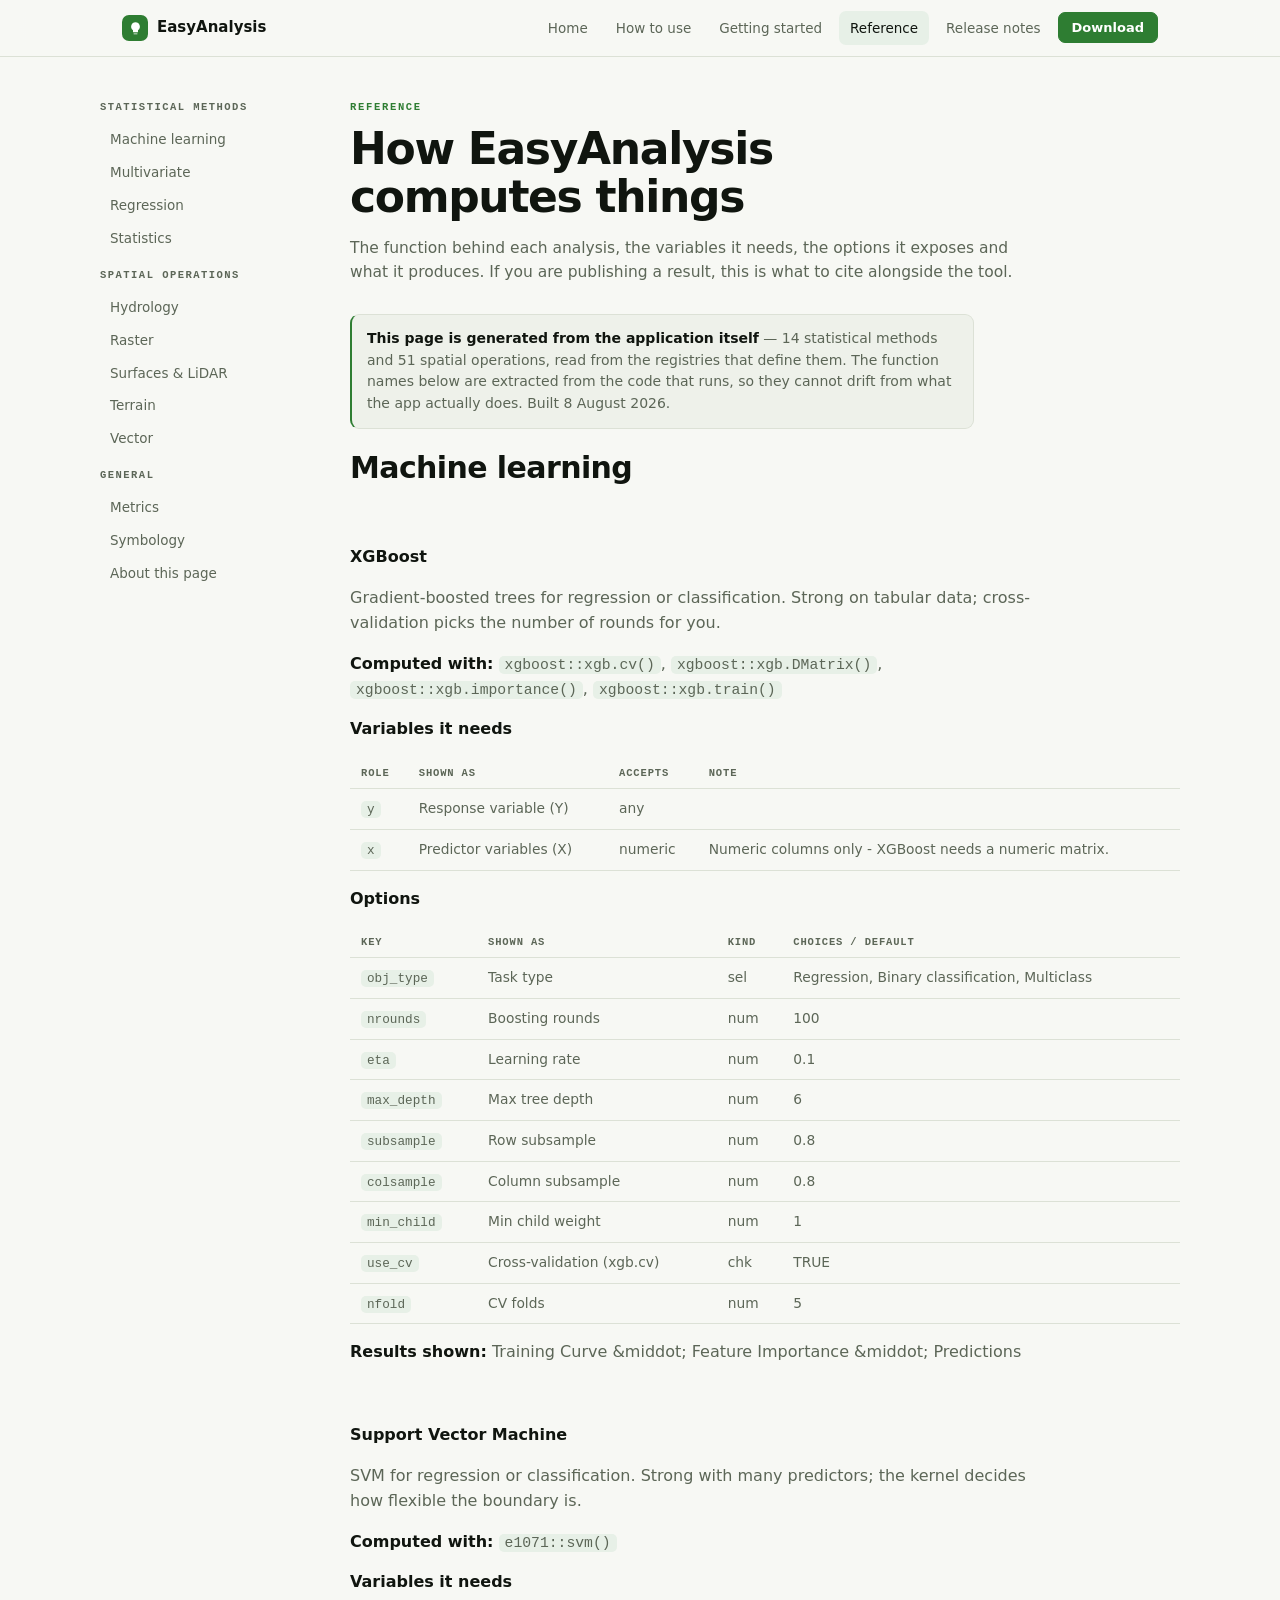
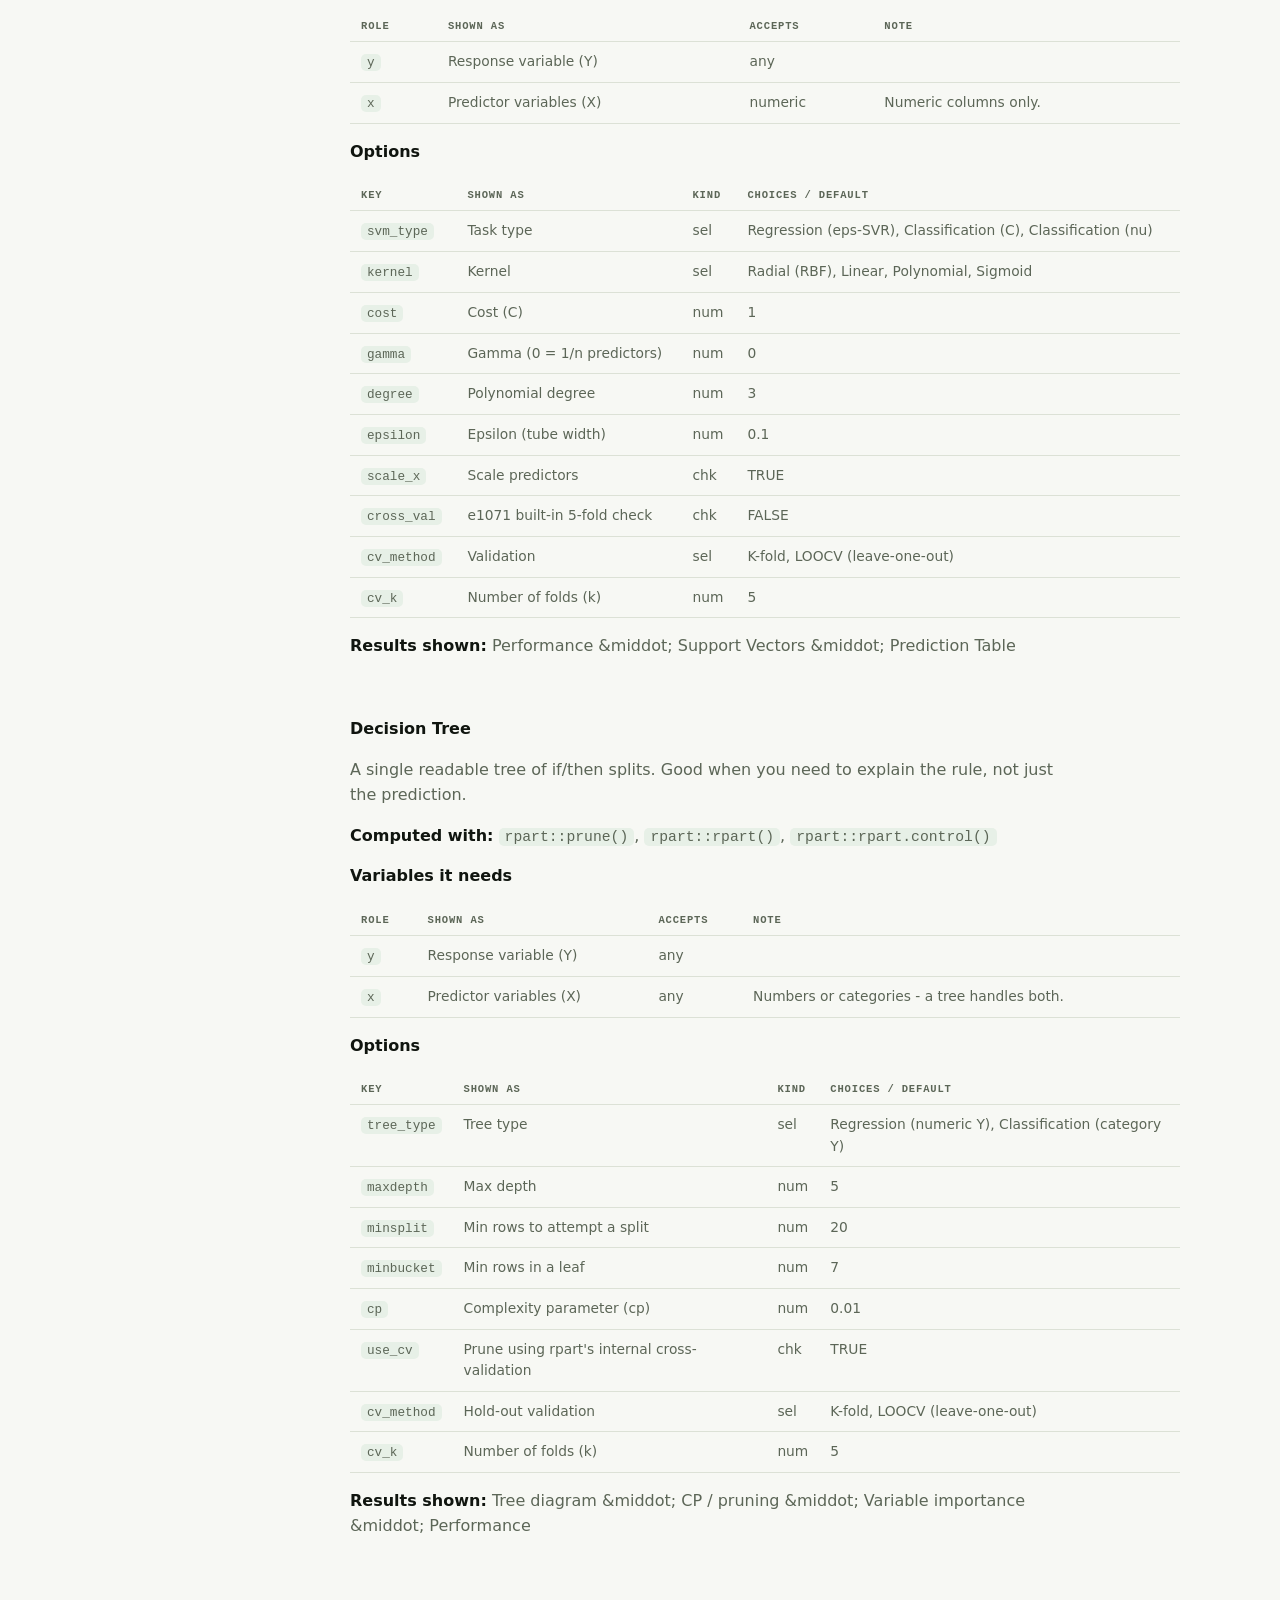
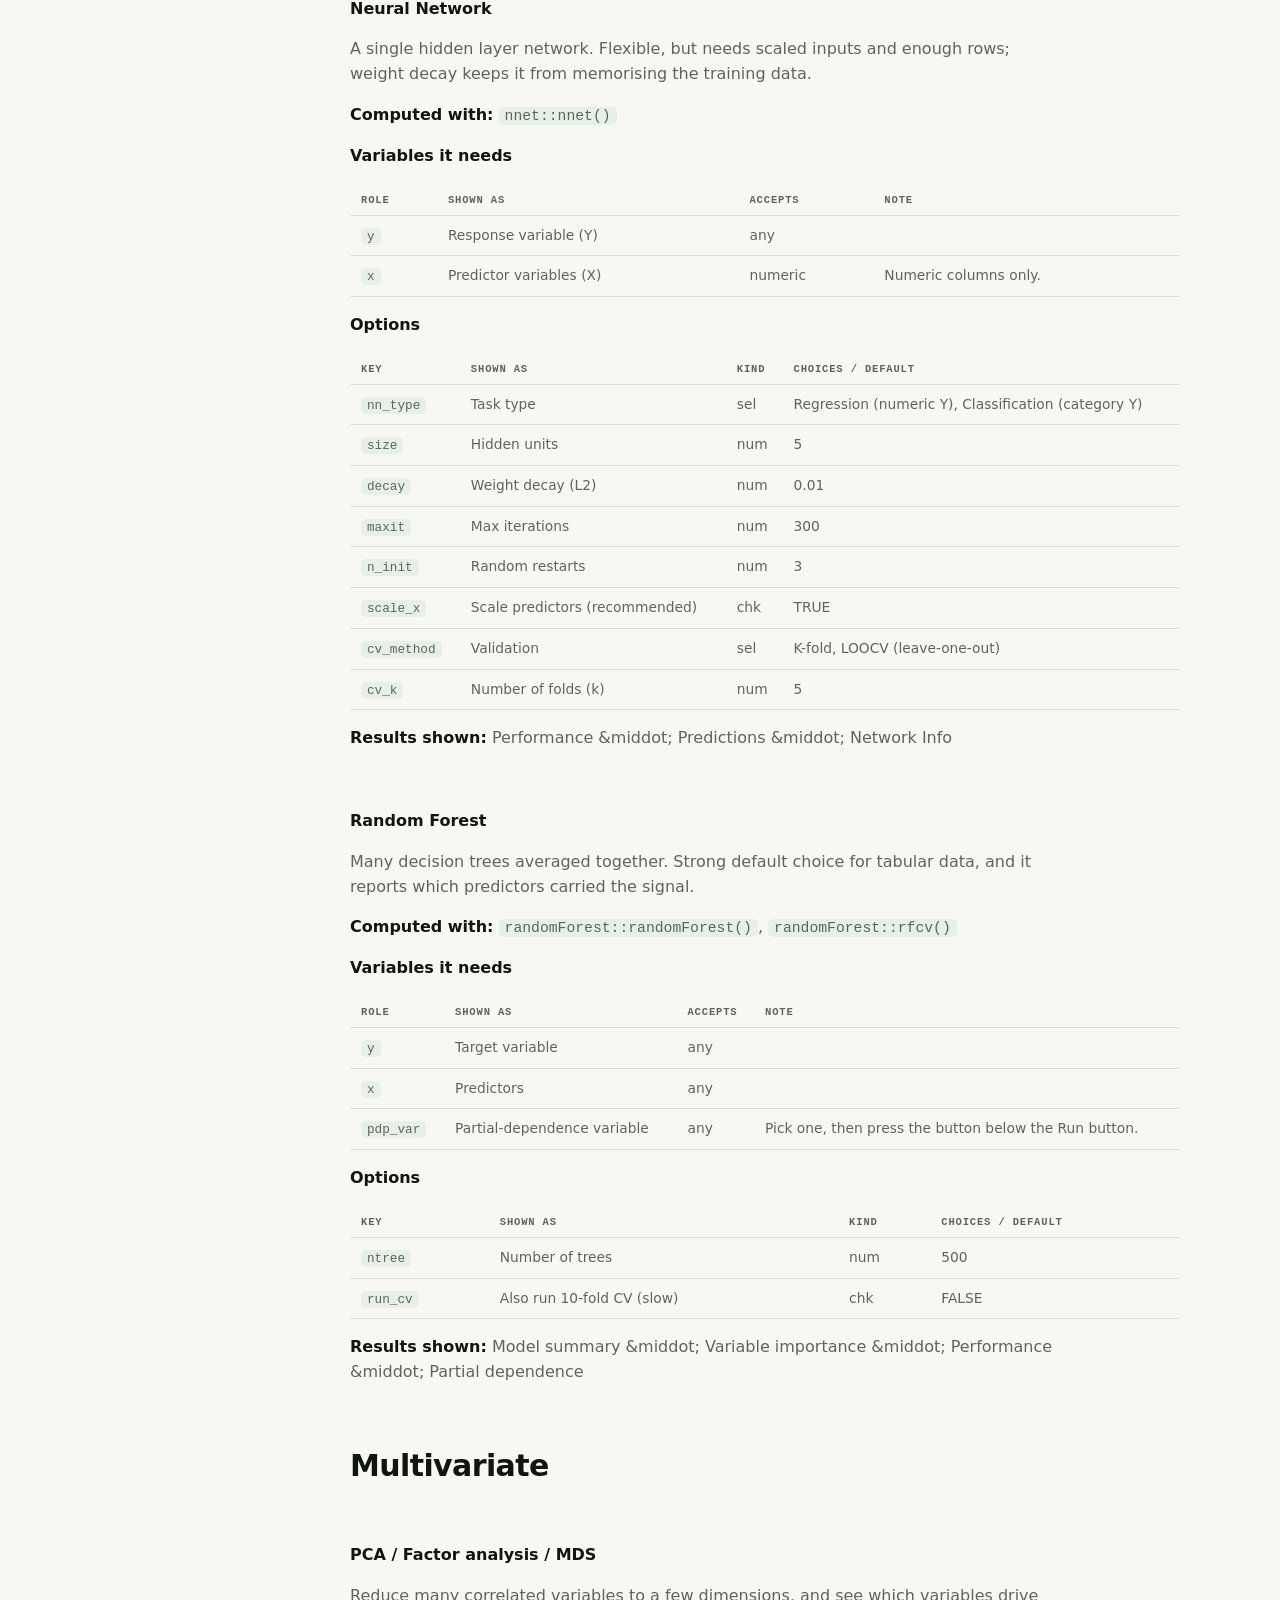
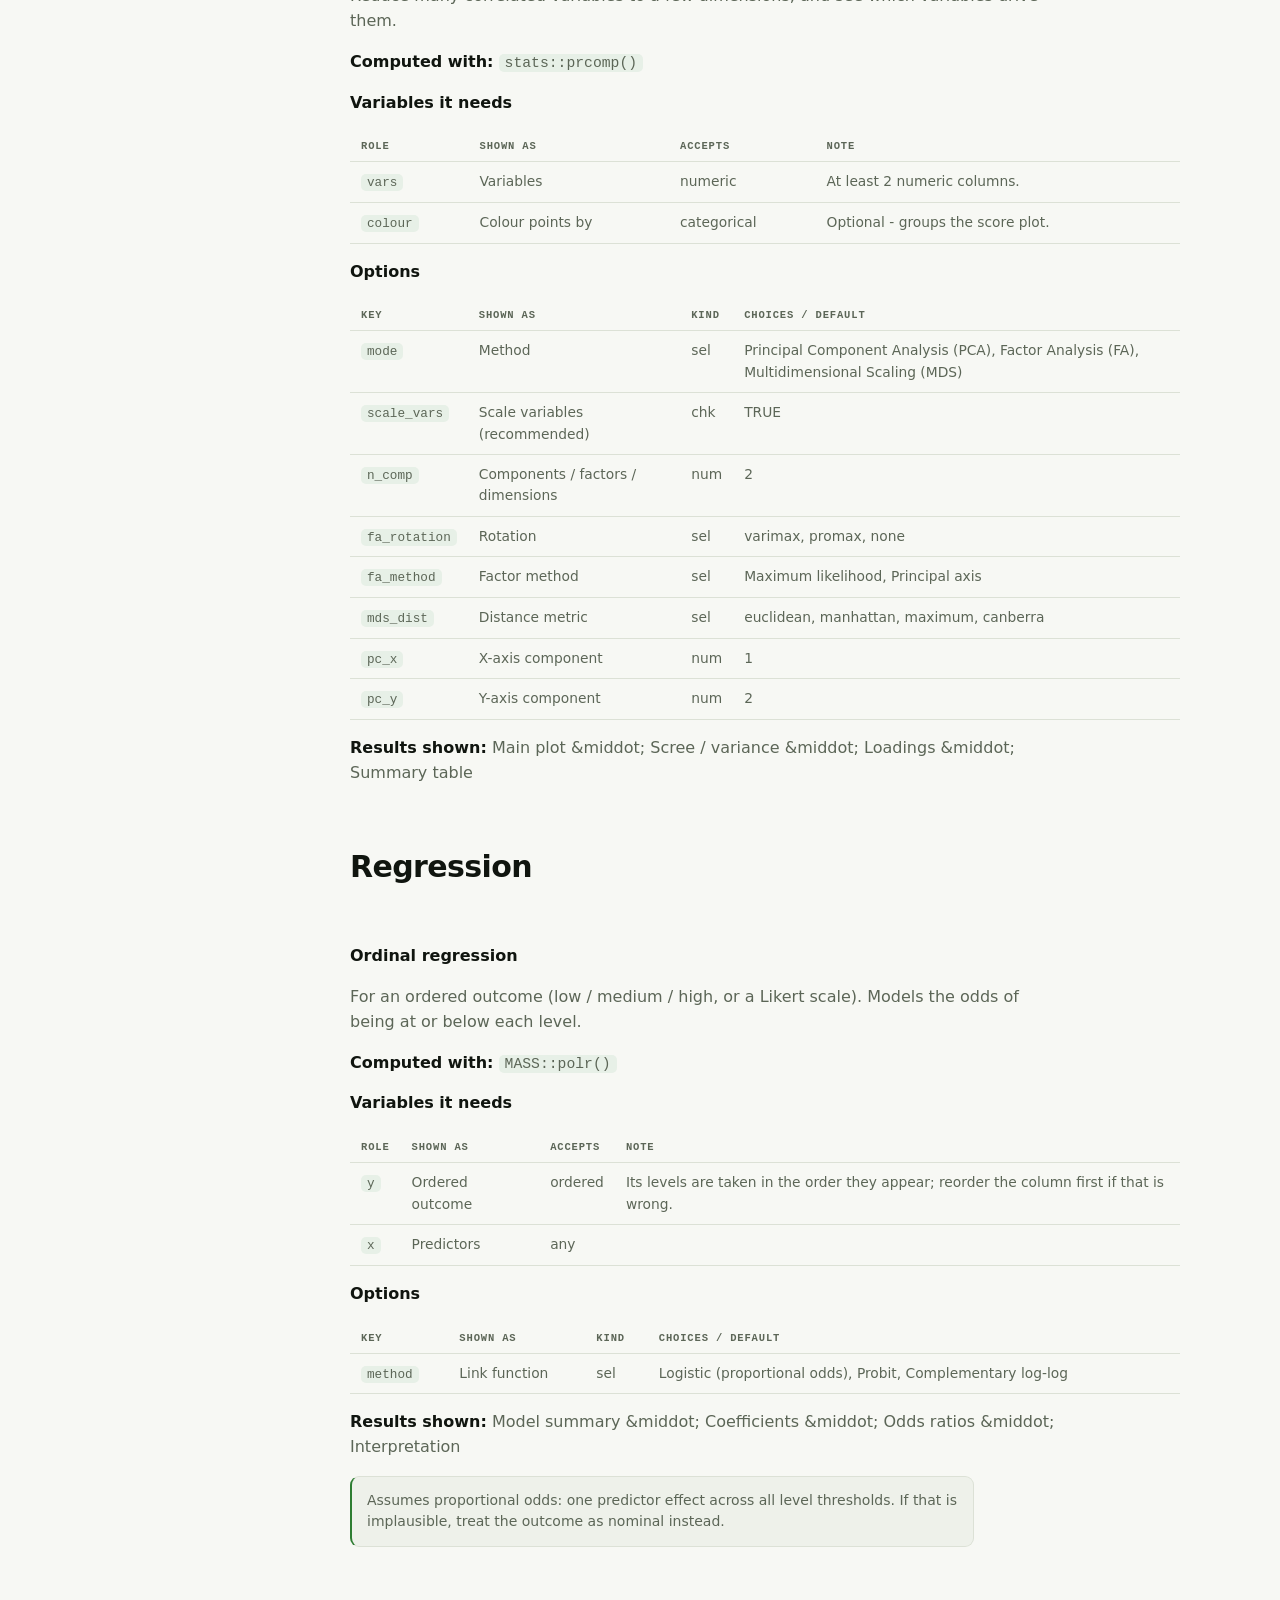
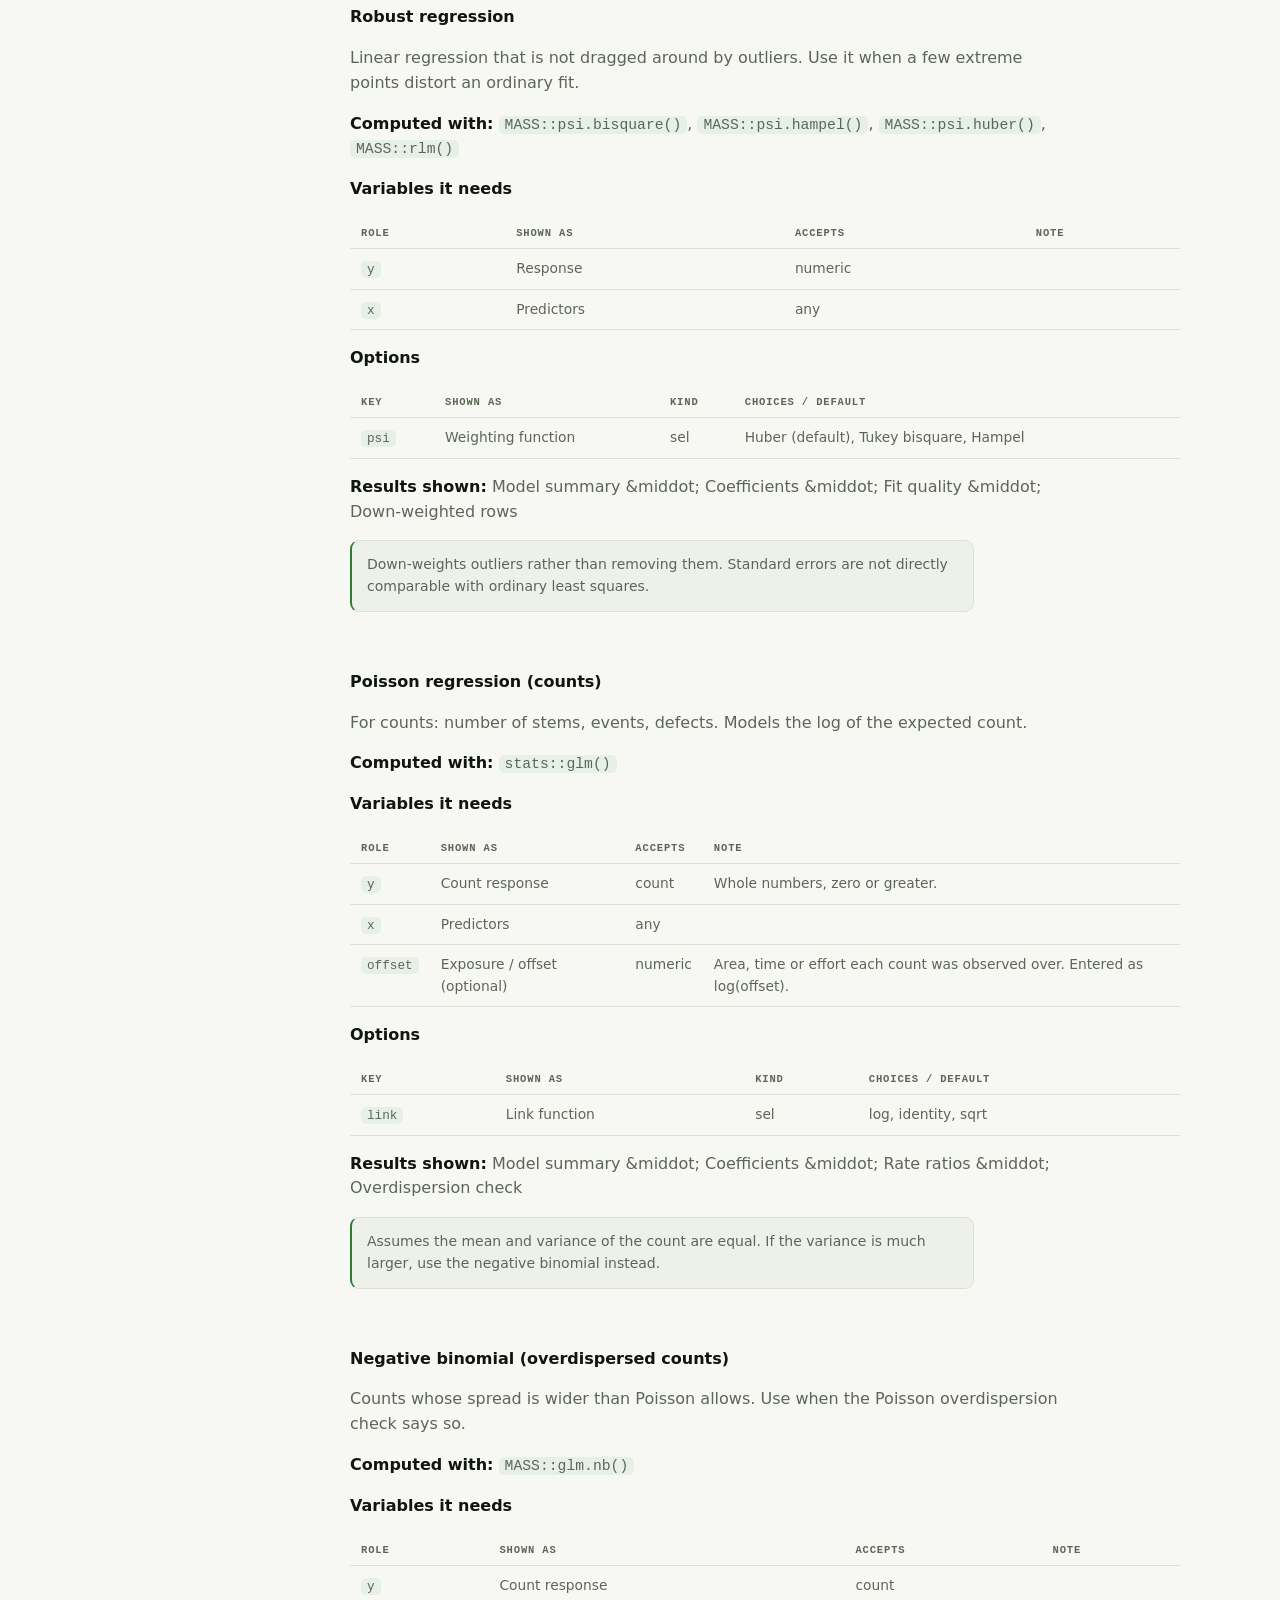
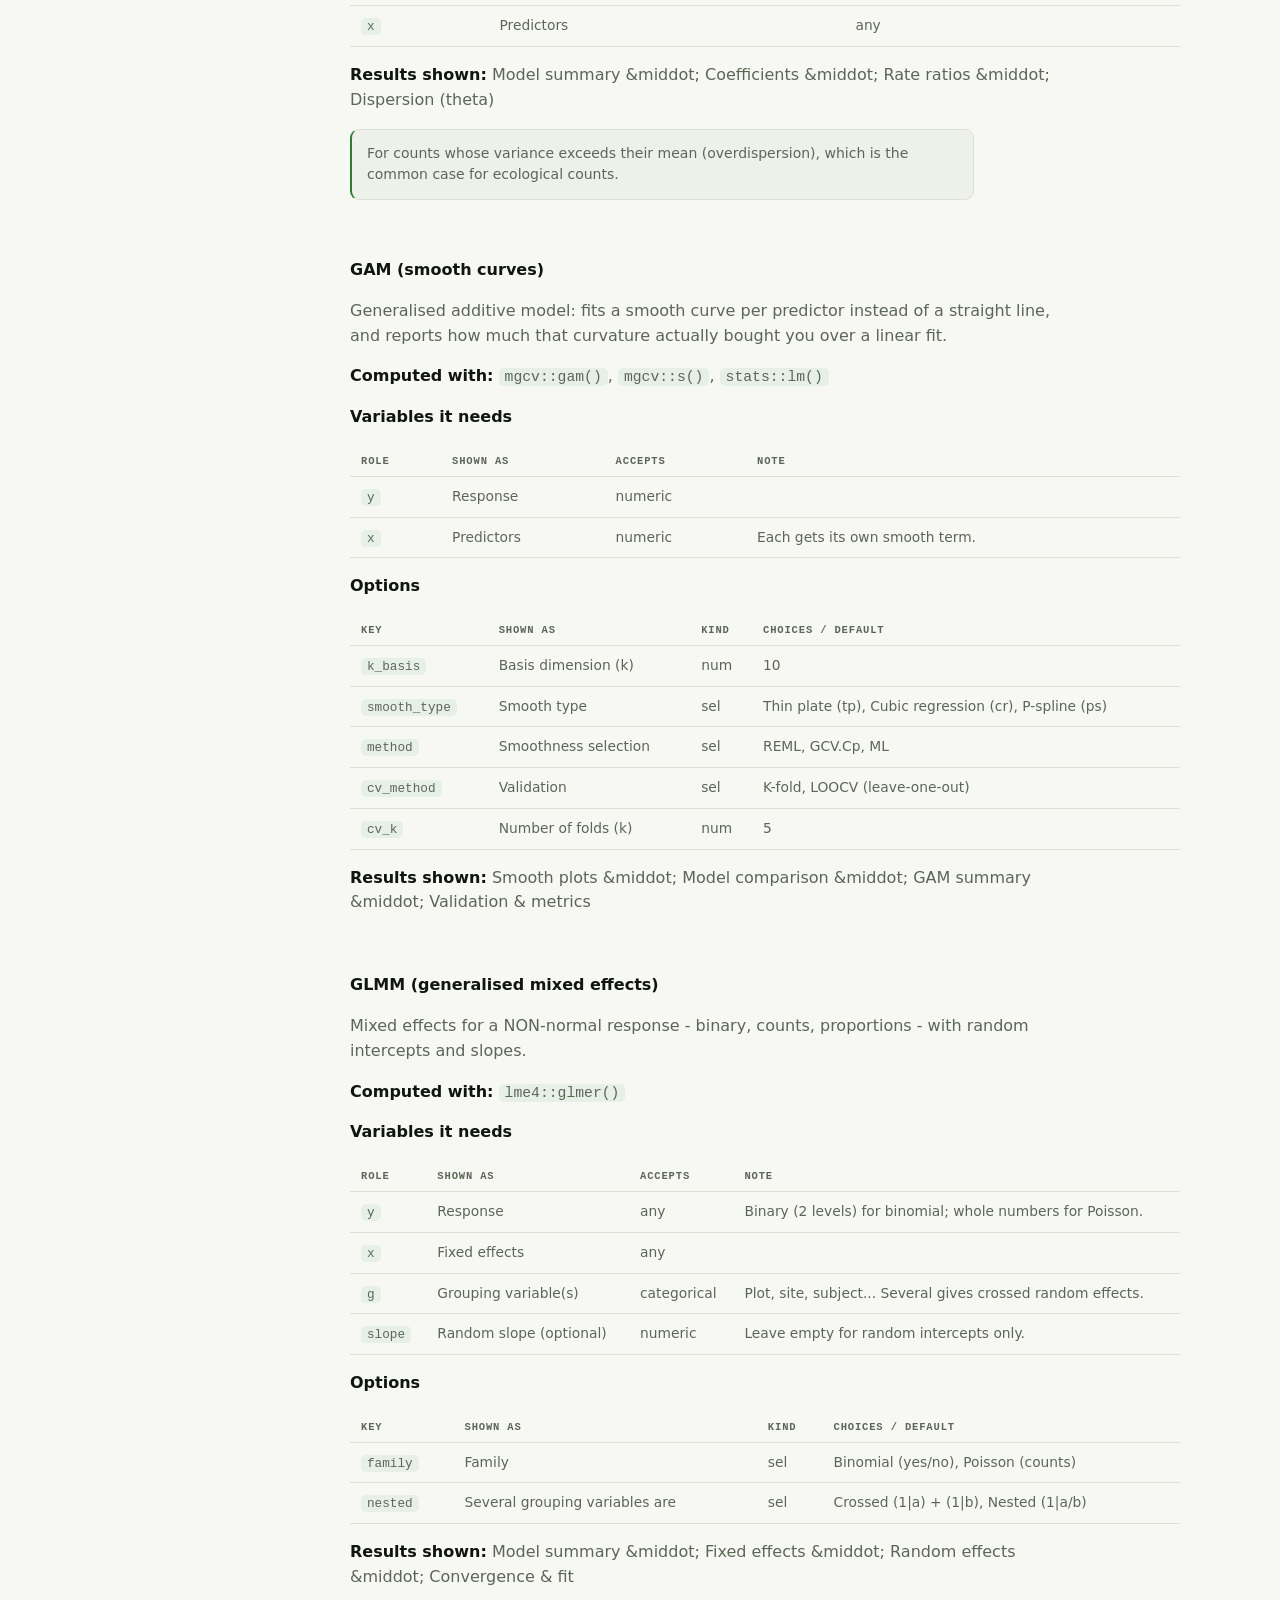
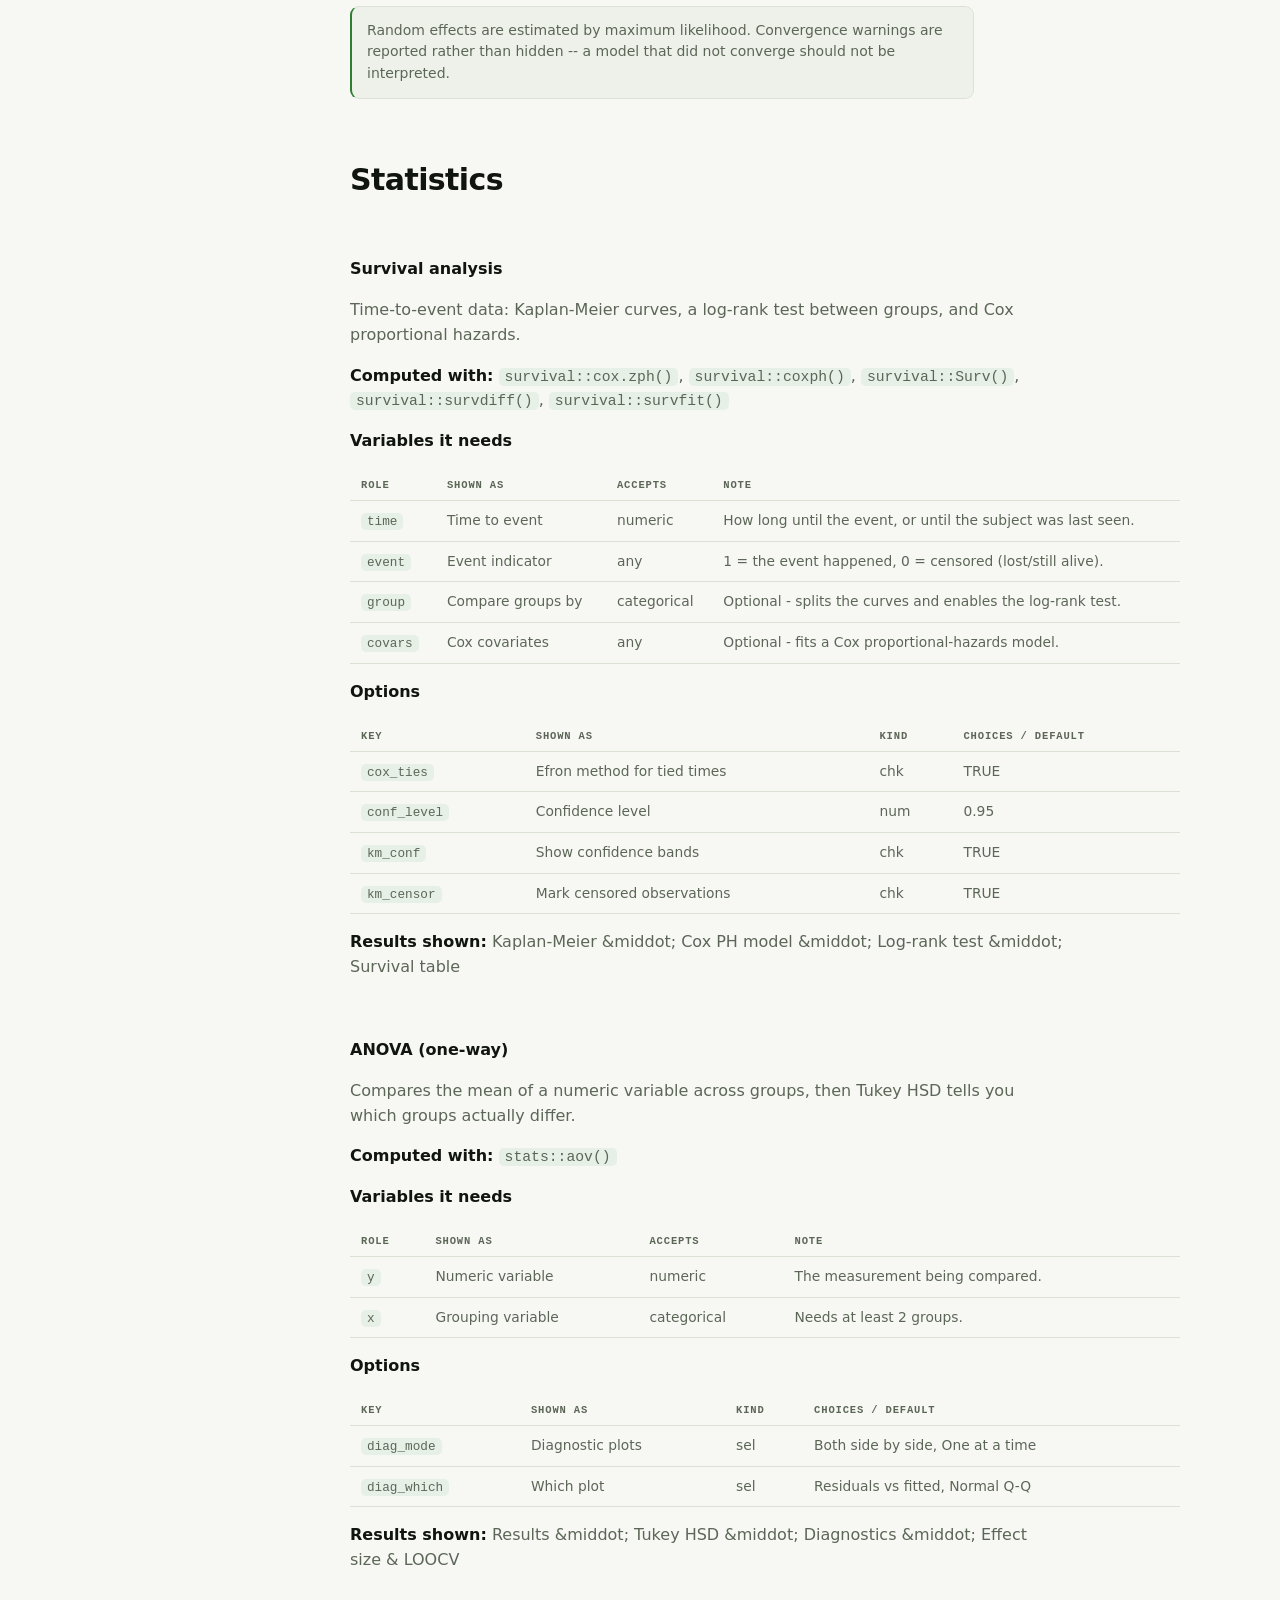
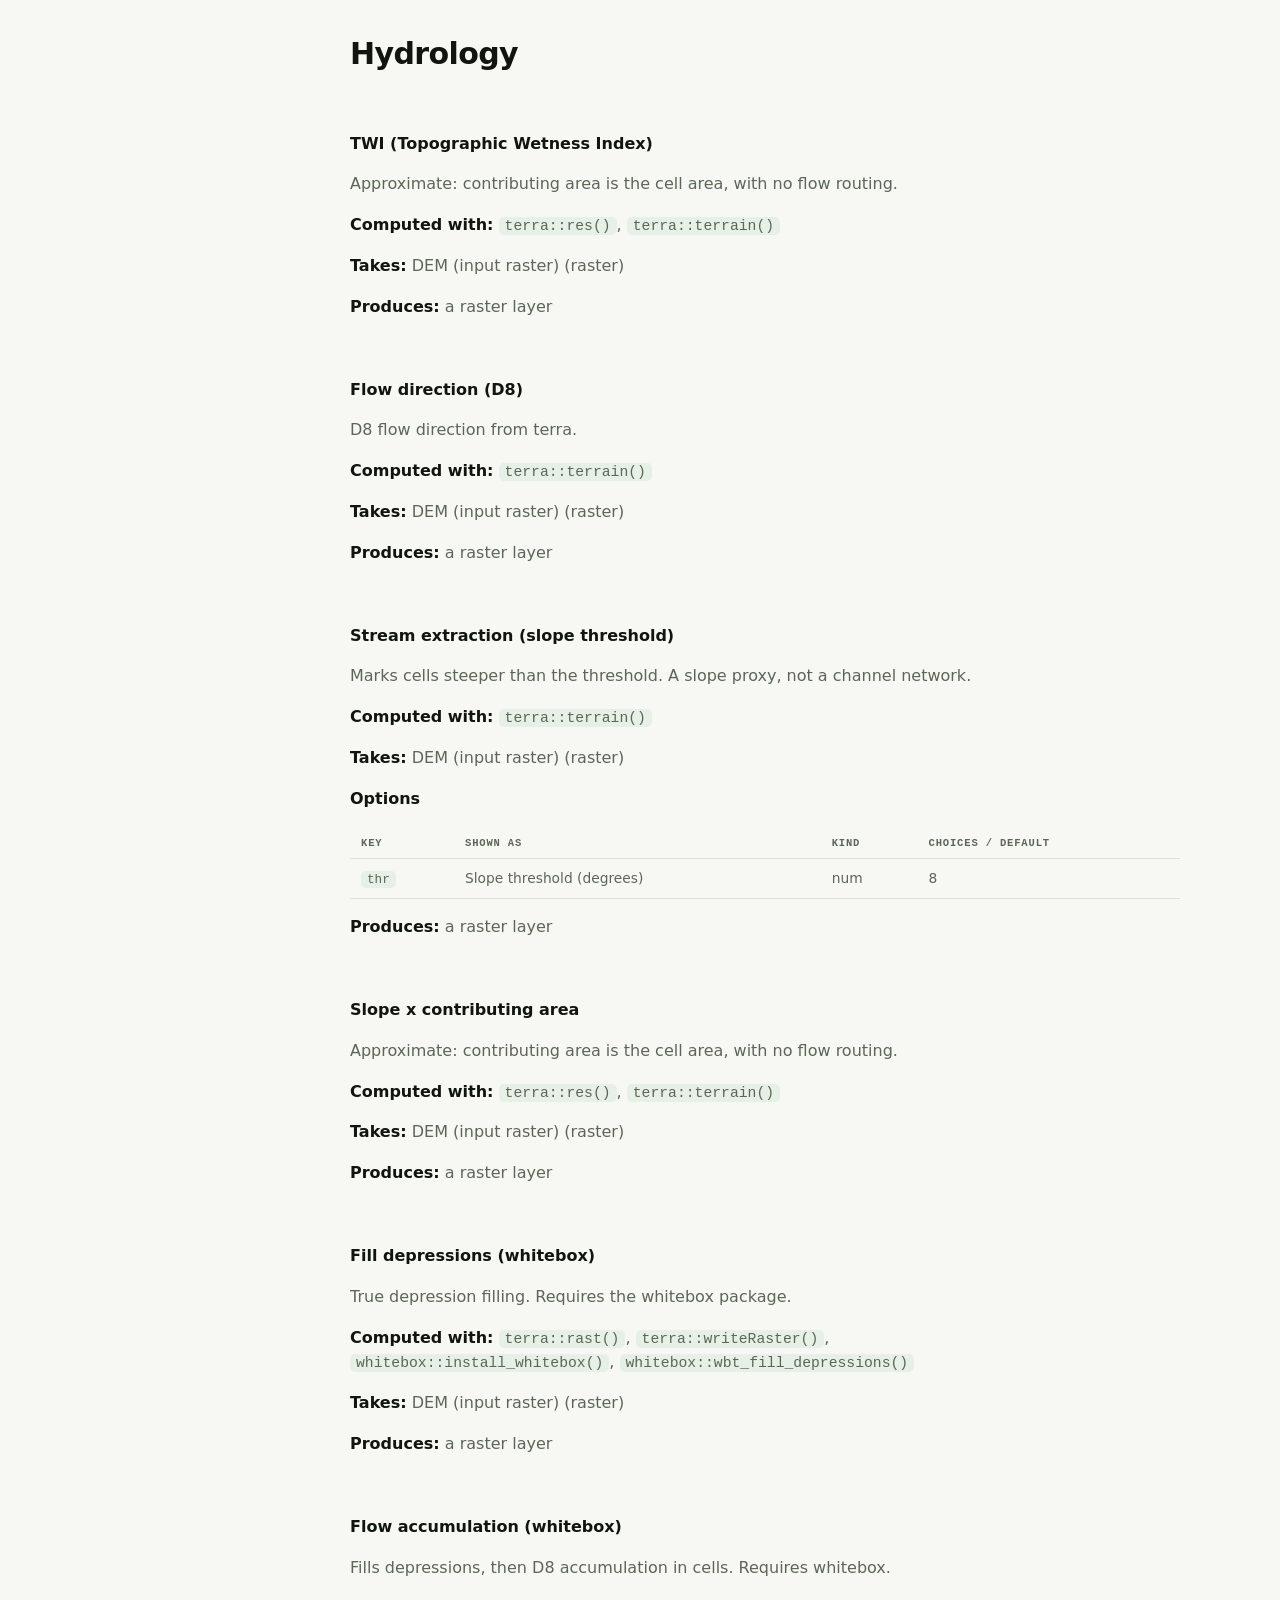
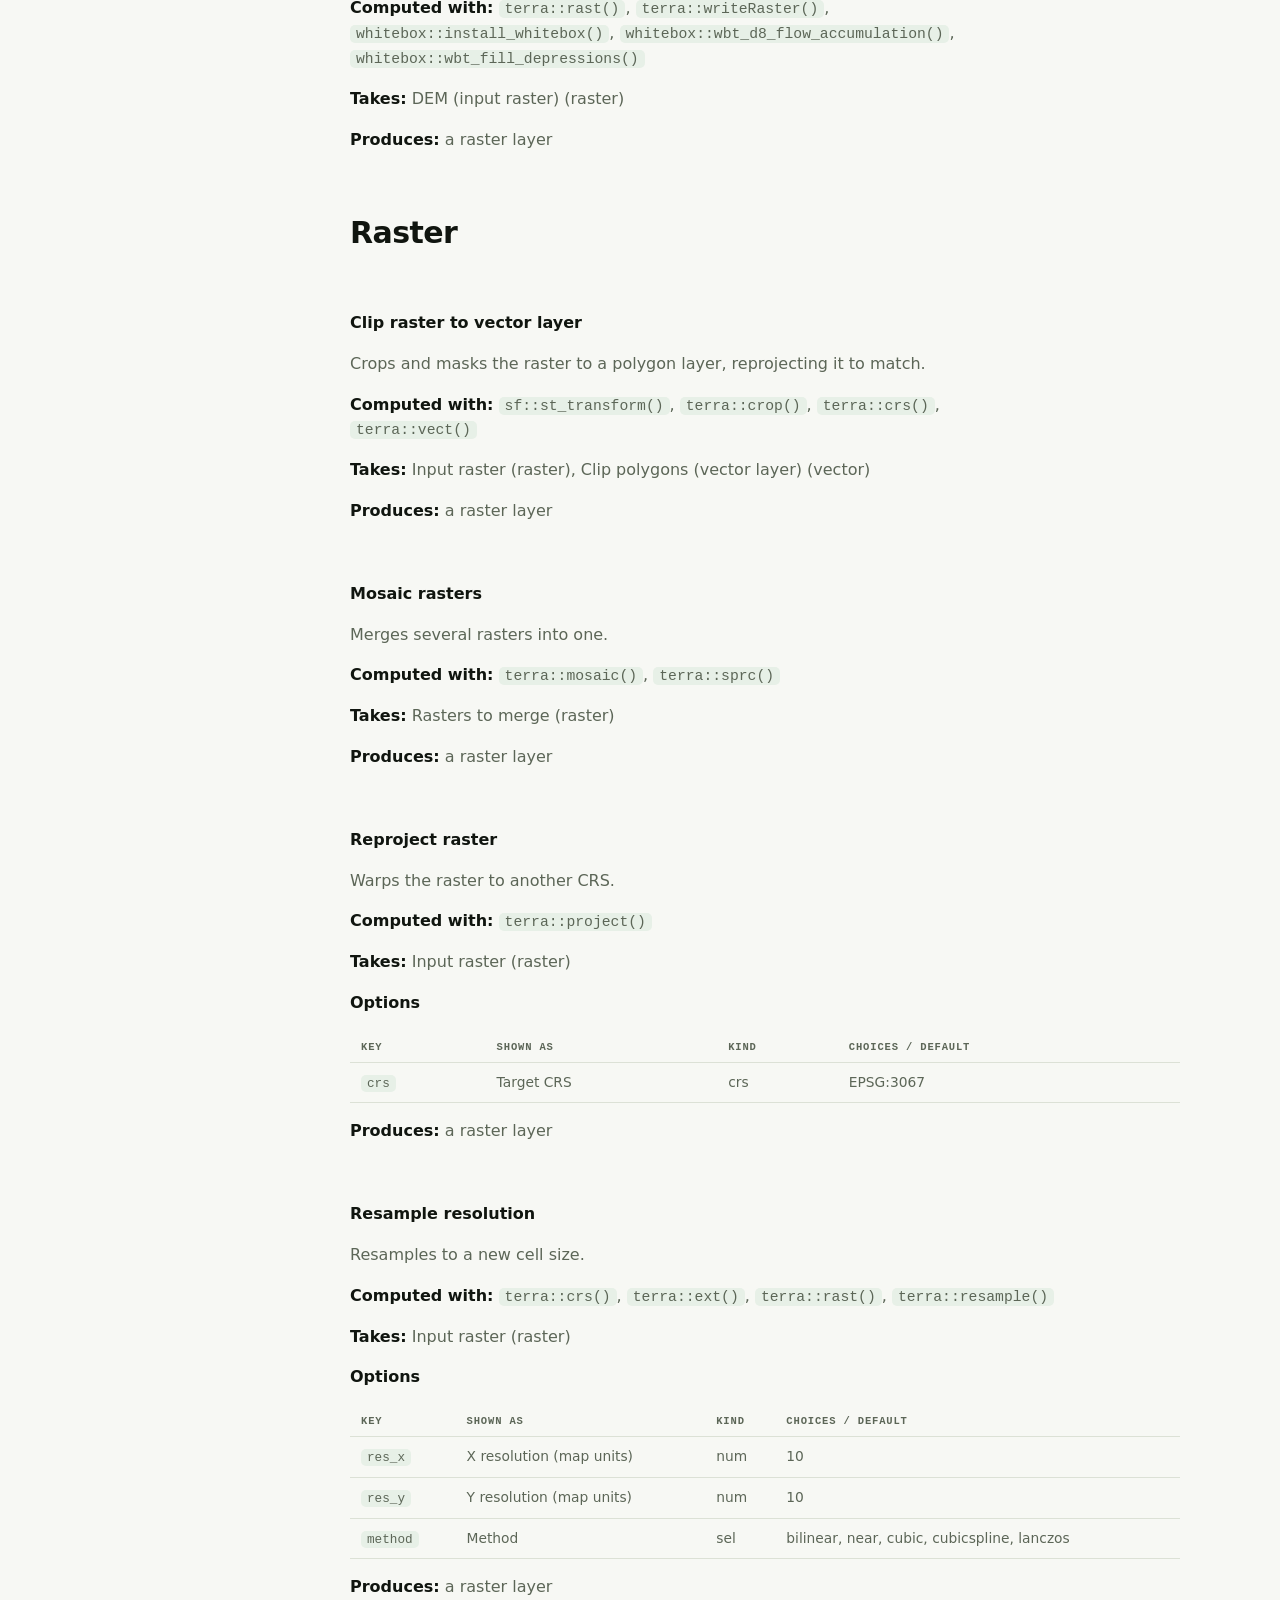
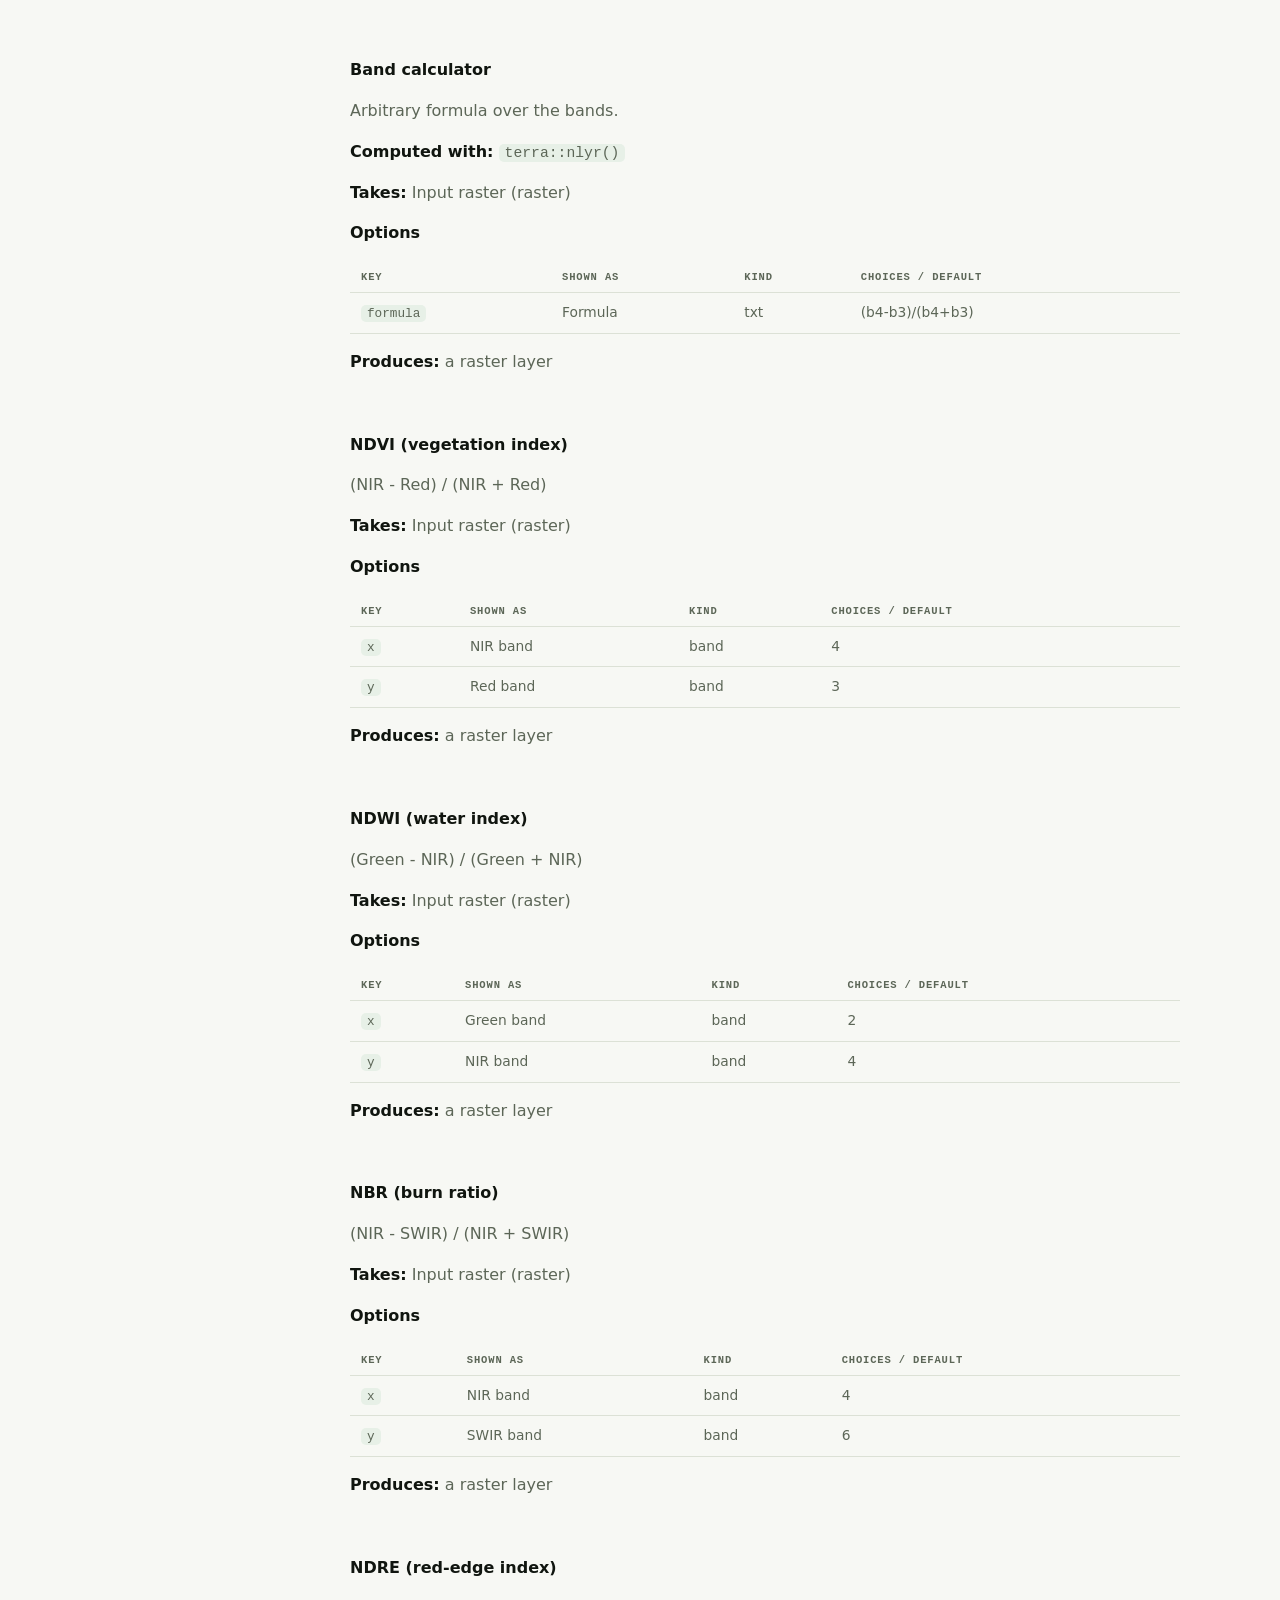
<file: landing/reference.html>
<!doctype html>
<html lang="en">

<head>
  <meta charset="utf-8">
  <meta name="viewport" content="width=device-width, initial-scale=1">
  <title>Reference — how EasyAnalysis computes things</title>
  <meta name="description"
    content="What EasyAnalysis actually runs: the function behind each analysis, the variables it needs, its options and what the results mean.">
  <link rel="canonical" href="https://easyanalysis.dev/reference">
  <meta name="robots" content="index, follow, max-snippet:-1">
  <meta property="og:type" content="article">
  <meta property="og:site_name" content="EasyAnalysis">
  <meta property="og:url" content="https://easyanalysis.dev/reference">
  <meta property="og:title" content="Reference — how EasyAnalysis computes things">
  <meta property="og:description"
    content="The function behind each analysis, the variables it needs, its options and what the results mean.">
  <meta name="twitter:card" content="summary">
  <link rel="icon" href="/favicon.ico" sizes="any">
  <link rel="icon" type="image/png" href="/favicon.png">
  <link rel="apple-touch-icon" href="/favicon.png">
  <script type="application/ld+json">
  {
    "@context": "https://schema.org",
    "@type": "TechArticle",
    "headline": "EasyAnalysis method reference",
    "url": "https://easyanalysis.dev/reference",
    "about": { "@type": "SoftwareApplication", "name": "EasyAnalysis", "url": "https://easyanalysis.dev/" },
    "author": { "@type": "Person", "name": "Tim Casanda Gibson" }
  }
  </script>
  <link rel="stylesheet" href="assets/site.css">
</head>

<body>
  <nav>
    <div class="wrap">
      <a class="brand" href="index.html">
        <span class="mk"><svg viewBox="0 0 24 24">
            <path d="M9 21h6v-1H9v1zm3-19a7 7 0 0 0-4 12.7V17a1 1 0 0 0 1 1h6a1 1 0 0 0 1-1v-2.3A7 7 0 0 0 12 2z" />
          </svg></span>
        EasyAnalysis
      </a>
      <span class="links">
        <a href="index.html">Home</a>
        <a href="how-to-use.html">How to use</a>
        <a href="documentation.html">Getting started</a>
        <a class="on" href="reference.html">Reference</a>
        <a href="release-notes.html">Release notes</a>
        <a class="btn go sm" href="index.html#get">Download</a>
      </span>
    </div>
  </nav>

  <div class="wrap doc">
    <aside><div class="t">Statistical methods</div><a href="#g-Machine-learning">Machine learning</a><a href="#g-Multivariate">Multivariate</a><a href="#g-Regression">Regression</a><a href="#g-Statistics">Statistics</a><div class="t" style="margin-top:14px">Spatial operations</div><a href="#ga-Hydrology">Hydrology</a><a href="#ga-Raster">Raster</a><a href="#ga-Surfaces---LiDAR">Surfaces &amp; LiDAR</a><a href="#ga-Terrain">Terrain</a><a href="#ga-Vector">Vector</a><div class="t" style="margin-top:14px">General</div><a href="#metrics">Metrics</a><a href="#symbology">Symbology</a><a href="#about">About this page</a></aside>

    <article>
      <div class="eyebrow">Reference</div>
      <h1>How EasyAnalysis computes things</h1>
      <p class="sub">The function behind each analysis, the variables it needs, the options it
        exposes and what it produces. If you are publishing a result, this is what to cite
        alongside the tool.</p>
      <div class="callout"><strong>This page is generated from the application itself</strong> —
        14 statistical methods and 51 spatial operations, read from the registries that define
        them. The function names below are extracted from the code that runs, so they cannot
        drift from what the app actually does. Built  8 August 2026.</div>

      <section id="g-Machine-learning"><h2>Machine learning</h2></section><section id="m-xgboost"><h3>XGBoost</h3><p>Gradient-boosted trees for regression or classification. Strong on tabular data; cross-validation picks the number of rounds for you.</p><p><strong>Computed with:</strong> <code>xgboost::xgb.cv()</code>, <code>xgboost::xgb.DMatrix()</code>, <code>xgboost::xgb.importance()</code>, <code>xgboost::xgb.train()</code></p><p><strong>Variables it needs</strong></p><table><tr><th>Role</th><th>Shown as</th><th>Accepts</th><th>Note</th></tr><tr><td><code>y</code></td><td>Response variable (Y)</td><td>any</td><td></td></tr><tr><td><code>x</code></td><td>Predictor variables (X)</td><td>numeric</td><td>Numeric columns only - XGBoost needs a numeric matrix.</td></tr></table><p><strong>Options</strong></p><table><tr><th>Key</th><th>Shown as</th><th>Kind</th><th>Choices / default</th></tr><tr><td><code>obj_type</code></td><td>Task type</td><td>sel</td><td>Regression, Binary classification, Multiclass</td></tr><tr><td><code>nrounds</code></td><td>Boosting rounds</td><td>num</td><td>100</td></tr><tr><td><code>eta</code></td><td>Learning rate</td><td>num</td><td>0.1</td></tr><tr><td><code>max_depth</code></td><td>Max tree depth</td><td>num</td><td>6</td></tr><tr><td><code>subsample</code></td><td>Row subsample</td><td>num</td><td>0.8</td></tr><tr><td><code>colsample</code></td><td>Column subsample</td><td>num</td><td>0.8</td></tr><tr><td><code>min_child</code></td><td>Min child weight</td><td>num</td><td>1</td></tr><tr><td><code>use_cv</code></td><td>Cross-validation (xgb.cv)</td><td>chk</td><td>TRUE</td></tr><tr><td><code>nfold</code></td><td>CV folds</td><td>num</td><td>5</td></tr></table><p><strong>Results shown:</strong> Training Curve &amp;middot; Feature Importance &amp;middot; Predictions</p></section><section id="m-svm"><h3>Support Vector Machine</h3><p>SVM for regression or classification. Strong with many predictors; the kernel decides how flexible the boundary is.</p><p><strong>Computed with:</strong> <code>e1071::svm()</code></p><p><strong>Variables it needs</strong></p><table><tr><th>Role</th><th>Shown as</th><th>Accepts</th><th>Note</th></tr><tr><td><code>y</code></td><td>Response variable (Y)</td><td>any</td><td></td></tr><tr><td><code>x</code></td><td>Predictor variables (X)</td><td>numeric</td><td>Numeric columns only.</td></tr></table><p><strong>Options</strong></p><table><tr><th>Key</th><th>Shown as</th><th>Kind</th><th>Choices / default</th></tr><tr><td><code>svm_type</code></td><td>Task type</td><td>sel</td><td>Regression (eps-SVR), Classification (C), Classification (nu)</td></tr><tr><td><code>kernel</code></td><td>Kernel</td><td>sel</td><td>Radial (RBF), Linear, Polynomial, Sigmoid</td></tr><tr><td><code>cost</code></td><td>Cost (C)</td><td>num</td><td>1</td></tr><tr><td><code>gamma</code></td><td>Gamma (0 = 1/n predictors)</td><td>num</td><td>0</td></tr><tr><td><code>degree</code></td><td>Polynomial degree</td><td>num</td><td>3</td></tr><tr><td><code>epsilon</code></td><td>Epsilon (tube width)</td><td>num</td><td>0.1</td></tr><tr><td><code>scale_x</code></td><td>Scale predictors</td><td>chk</td><td>TRUE</td></tr><tr><td><code>cross_val</code></td><td>e1071 built-in 5-fold check</td><td>chk</td><td>FALSE</td></tr><tr><td><code>cv_method</code></td><td>Validation</td><td>sel</td><td>K-fold, LOOCV (leave-one-out)</td></tr><tr><td><code>cv_k</code></td><td>Number of folds (k)</td><td>num</td><td>5</td></tr></table><p><strong>Results shown:</strong> Performance &amp;middot; Support Vectors &amp;middot; Prediction Table</p></section><section id="m-dtree"><h3>Decision Tree</h3><p>A single readable tree of if/then splits. Good when you need to explain the rule, not just the prediction.</p><p><strong>Computed with:</strong> <code>rpart::prune()</code>, <code>rpart::rpart()</code>, <code>rpart::rpart.control()</code></p><p><strong>Variables it needs</strong></p><table><tr><th>Role</th><th>Shown as</th><th>Accepts</th><th>Note</th></tr><tr><td><code>y</code></td><td>Response variable (Y)</td><td>any</td><td></td></tr><tr><td><code>x</code></td><td>Predictor variables (X)</td><td>any</td><td>Numbers or categories - a tree handles both.</td></tr></table><p><strong>Options</strong></p><table><tr><th>Key</th><th>Shown as</th><th>Kind</th><th>Choices / default</th></tr><tr><td><code>tree_type</code></td><td>Tree type</td><td>sel</td><td>Regression (numeric Y), Classification (category Y)</td></tr><tr><td><code>maxdepth</code></td><td>Max depth</td><td>num</td><td>5</td></tr><tr><td><code>minsplit</code></td><td>Min rows to attempt a split</td><td>num</td><td>20</td></tr><tr><td><code>minbucket</code></td><td>Min rows in a leaf</td><td>num</td><td>7</td></tr><tr><td><code>cp</code></td><td>Complexity parameter (cp)</td><td>num</td><td>0.01</td></tr><tr><td><code>use_cv</code></td><td>Prune using rpart's internal cross-validation</td><td>chk</td><td>TRUE</td></tr><tr><td><code>cv_method</code></td><td>Hold-out validation</td><td>sel</td><td>K-fold, LOOCV (leave-one-out)</td></tr><tr><td><code>cv_k</code></td><td>Number of folds (k)</td><td>num</td><td>5</td></tr></table><p><strong>Results shown:</strong> Tree diagram &amp;middot; CP / pruning &amp;middot; Variable importance &amp;middot; Performance</p></section><section id="m-nnet"><h3>Neural Network</h3><p>A single hidden layer network. Flexible, but needs scaled inputs and enough rows; weight decay keeps it from memorising the training data.</p><p><strong>Computed with:</strong> <code>nnet::nnet()</code></p><p><strong>Variables it needs</strong></p><table><tr><th>Role</th><th>Shown as</th><th>Accepts</th><th>Note</th></tr><tr><td><code>y</code></td><td>Response variable (Y)</td><td>any</td><td></td></tr><tr><td><code>x</code></td><td>Predictor variables (X)</td><td>numeric</td><td>Numeric columns only.</td></tr></table><p><strong>Options</strong></p><table><tr><th>Key</th><th>Shown as</th><th>Kind</th><th>Choices / default</th></tr><tr><td><code>nn_type</code></td><td>Task type</td><td>sel</td><td>Regression (numeric Y), Classification (category Y)</td></tr><tr><td><code>size</code></td><td>Hidden units</td><td>num</td><td>5</td></tr><tr><td><code>decay</code></td><td>Weight decay (L2)</td><td>num</td><td>0.01</td></tr><tr><td><code>maxit</code></td><td>Max iterations</td><td>num</td><td>300</td></tr><tr><td><code>n_init</code></td><td>Random restarts</td><td>num</td><td>3</td></tr><tr><td><code>scale_x</code></td><td>Scale predictors (recommended)</td><td>chk</td><td>TRUE</td></tr><tr><td><code>cv_method</code></td><td>Validation</td><td>sel</td><td>K-fold, LOOCV (leave-one-out)</td></tr><tr><td><code>cv_k</code></td><td>Number of folds (k)</td><td>num</td><td>5</td></tr></table><p><strong>Results shown:</strong> Performance &amp;middot; Predictions &amp;middot; Network Info</p></section><section id="m-rf"><h3>Random Forest</h3><p>Many decision trees averaged together. Strong default choice for tabular data, and it reports which predictors carried the signal.</p><p><strong>Computed with:</strong> <code>randomForest::randomForest()</code>, <code>randomForest::rfcv()</code></p><p><strong>Variables it needs</strong></p><table><tr><th>Role</th><th>Shown as</th><th>Accepts</th><th>Note</th></tr><tr><td><code>y</code></td><td>Target variable</td><td>any</td><td></td></tr><tr><td><code>x</code></td><td>Predictors</td><td>any</td><td></td></tr><tr><td><code>pdp_var</code></td><td>Partial-dependence variable</td><td>any</td><td>Pick one, then press the button below the Run button.</td></tr></table><p><strong>Options</strong></p><table><tr><th>Key</th><th>Shown as</th><th>Kind</th><th>Choices / default</th></tr><tr><td><code>ntree</code></td><td>Number of trees</td><td>num</td><td>500</td></tr><tr><td><code>run_cv</code></td><td>Also run 10-fold CV (slow)</td><td>chk</td><td>FALSE</td></tr></table><p><strong>Results shown:</strong> Model summary &amp;middot; Variable importance &amp;middot; Performance &amp;middot; Partial dependence</p></section><section id="g-Multivariate"><h2>Multivariate</h2></section><section id="m-pca"><h3>PCA / Factor analysis / MDS</h3><p>Reduce many correlated variables to a few dimensions, and see which variables drive them.</p><p><strong>Computed with:</strong> <code>stats::prcomp()</code></p><p><strong>Variables it needs</strong></p><table><tr><th>Role</th><th>Shown as</th><th>Accepts</th><th>Note</th></tr><tr><td><code>vars</code></td><td>Variables</td><td>numeric</td><td>At least 2 numeric columns.</td></tr><tr><td><code>colour</code></td><td>Colour points by</td><td>categorical</td><td>Optional - groups the score plot.</td></tr></table><p><strong>Options</strong></p><table><tr><th>Key</th><th>Shown as</th><th>Kind</th><th>Choices / default</th></tr><tr><td><code>mode</code></td><td>Method</td><td>sel</td><td>Principal Component Analysis (PCA), Factor Analysis (FA), Multidimensional Scaling (MDS)</td></tr><tr><td><code>scale_vars</code></td><td>Scale variables (recommended)</td><td>chk</td><td>TRUE</td></tr><tr><td><code>n_comp</code></td><td>Components / factors / dimensions</td><td>num</td><td>2</td></tr><tr><td><code>fa_rotation</code></td><td>Rotation</td><td>sel</td><td>varimax, promax, none</td></tr><tr><td><code>fa_method</code></td><td>Factor method</td><td>sel</td><td>Maximum likelihood, Principal axis</td></tr><tr><td><code>mds_dist</code></td><td>Distance metric</td><td>sel</td><td>euclidean, manhattan, maximum, canberra</td></tr><tr><td><code>pc_x</code></td><td>X-axis component</td><td>num</td><td>1</td></tr><tr><td><code>pc_y</code></td><td>Y-axis component</td><td>num</td><td>2</td></tr></table><p><strong>Results shown:</strong> Main plot &amp;middot; Scree / variance &amp;middot; Loadings &amp;middot; Summary table</p></section><section id="g-Regression"><h2>Regression</h2></section><section id="m-ordinal"><h3>Ordinal regression</h3><p>For an ordered outcome (low / medium / high, or a Likert scale). Models the odds of being at or below each level.</p><p><strong>Computed with:</strong> <code>MASS::polr()</code></p><p><strong>Variables it needs</strong></p><table><tr><th>Role</th><th>Shown as</th><th>Accepts</th><th>Note</th></tr><tr><td><code>y</code></td><td>Ordered outcome</td><td>ordered</td><td>Its levels are taken in the order they appear; reorder the column first if that is wrong.</td></tr><tr><td><code>x</code></td><td>Predictors</td><td>any</td><td></td></tr></table><p><strong>Options</strong></p><table><tr><th>Key</th><th>Shown as</th><th>Kind</th><th>Choices / default</th></tr><tr><td><code>method</code></td><td>Link function</td><td>sel</td><td>Logistic (proportional odds), Probit, Complementary log-log</td></tr></table><p><strong>Results shown:</strong> Model summary &amp;middot; Coefficients &amp;middot; Odds ratios &amp;middot; Interpretation</p><div class="callout">Assumes proportional odds: one predictor effect across all level thresholds. If that is implausible, treat the outcome as nominal instead.</div></section><section id="m-robust"><h3>Robust regression</h3><p>Linear regression that is not dragged around by outliers. Use it when a few extreme points distort an ordinary fit.</p><p><strong>Computed with:</strong> <code>MASS::psi.bisquare()</code>, <code>MASS::psi.hampel()</code>, <code>MASS::psi.huber()</code>, <code>MASS::rlm()</code></p><p><strong>Variables it needs</strong></p><table><tr><th>Role</th><th>Shown as</th><th>Accepts</th><th>Note</th></tr><tr><td><code>y</code></td><td>Response</td><td>numeric</td><td></td></tr><tr><td><code>x</code></td><td>Predictors</td><td>any</td><td></td></tr></table><p><strong>Options</strong></p><table><tr><th>Key</th><th>Shown as</th><th>Kind</th><th>Choices / default</th></tr><tr><td><code>psi</code></td><td>Weighting function</td><td>sel</td><td>Huber (default), Tukey bisquare, Hampel</td></tr></table><p><strong>Results shown:</strong> Model summary &amp;middot; Coefficients &amp;middot; Fit quality &amp;middot; Down-weighted rows</p><div class="callout">Down-weights outliers rather than removing them. Standard errors are not directly comparable with ordinary least squares.</div></section><section id="m-poisson"><h3>Poisson regression (counts)</h3><p>For counts: number of stems, events, defects. Models the log of the expected count.</p><p><strong>Computed with:</strong> <code>stats::glm()</code></p><p><strong>Variables it needs</strong></p><table><tr><th>Role</th><th>Shown as</th><th>Accepts</th><th>Note</th></tr><tr><td><code>y</code></td><td>Count response</td><td>count</td><td>Whole numbers, zero or greater.</td></tr><tr><td><code>x</code></td><td>Predictors</td><td>any</td><td></td></tr><tr><td><code>offset</code></td><td>Exposure / offset (optional)</td><td>numeric</td><td>Area, time or effort each count was observed over. Entered as log(offset).</td></tr></table><p><strong>Options</strong></p><table><tr><th>Key</th><th>Shown as</th><th>Kind</th><th>Choices / default</th></tr><tr><td><code>link</code></td><td>Link function</td><td>sel</td><td>log, identity, sqrt</td></tr></table><p><strong>Results shown:</strong> Model summary &amp;middot; Coefficients &amp;middot; Rate ratios &amp;middot; Overdispersion check</p><div class="callout">Assumes the mean and variance of the count are equal. If the variance is much larger, use the negative binomial instead.</div></section><section id="m-negbin"><h3>Negative binomial (overdispersed counts)</h3><p>Counts whose spread is wider than Poisson allows. Use when the Poisson overdispersion check says so.</p><p><strong>Computed with:</strong> <code>MASS::glm.nb()</code></p><p><strong>Variables it needs</strong></p><table><tr><th>Role</th><th>Shown as</th><th>Accepts</th><th>Note</th></tr><tr><td><code>y</code></td><td>Count response</td><td>count</td><td></td></tr><tr><td><code>x</code></td><td>Predictors</td><td>any</td><td></td></tr></table><p><strong>Results shown:</strong> Model summary &amp;middot; Coefficients &amp;middot; Rate ratios &amp;middot; Dispersion (theta)</p><div class="callout">For counts whose variance exceeds their mean (overdispersion), which is the common case for ecological counts.</div></section><section id="m-gam"><h3>GAM (smooth curves)</h3><p>Generalised additive model: fits a smooth curve per predictor instead of a straight line, and reports how much that curvature actually bought you over a linear fit.</p><p><strong>Computed with:</strong> <code>mgcv::gam()</code>, <code>mgcv::s()</code>, <code>stats::lm()</code></p><p><strong>Variables it needs</strong></p><table><tr><th>Role</th><th>Shown as</th><th>Accepts</th><th>Note</th></tr><tr><td><code>y</code></td><td>Response</td><td>numeric</td><td></td></tr><tr><td><code>x</code></td><td>Predictors</td><td>numeric</td><td>Each gets its own smooth term.</td></tr></table><p><strong>Options</strong></p><table><tr><th>Key</th><th>Shown as</th><th>Kind</th><th>Choices / default</th></tr><tr><td><code>k_basis</code></td><td>Basis dimension (k)</td><td>num</td><td>10</td></tr><tr><td><code>smooth_type</code></td><td>Smooth type</td><td>sel</td><td>Thin plate (tp), Cubic regression (cr), P-spline (ps)</td></tr><tr><td><code>method</code></td><td>Smoothness selection</td><td>sel</td><td>REML, GCV.Cp, ML</td></tr><tr><td><code>cv_method</code></td><td>Validation</td><td>sel</td><td>K-fold, LOOCV (leave-one-out)</td></tr><tr><td><code>cv_k</code></td><td>Number of folds (k)</td><td>num</td><td>5</td></tr></table><p><strong>Results shown:</strong> Smooth plots &amp;middot; Model comparison &amp;middot; GAM summary &amp;middot; Validation &amp; metrics</p></section><section id="m-glmm"><h3>GLMM (generalised mixed effects)</h3><p>Mixed effects for a NON-normal response - binary, counts, proportions - with random intercepts and slopes.</p><p><strong>Computed with:</strong> <code>lme4::glmer()</code></p><p><strong>Variables it needs</strong></p><table><tr><th>Role</th><th>Shown as</th><th>Accepts</th><th>Note</th></tr><tr><td><code>y</code></td><td>Response</td><td>any</td><td>Binary (2 levels) for binomial; whole numbers for Poisson.</td></tr><tr><td><code>x</code></td><td>Fixed effects</td><td>any</td><td></td></tr><tr><td><code>g</code></td><td>Grouping variable(s)</td><td>categorical</td><td>Plot, site, subject... Several gives crossed random effects.</td></tr><tr><td><code>slope</code></td><td>Random slope (optional)</td><td>numeric</td><td>Leave empty for random intercepts only.</td></tr></table><p><strong>Options</strong></p><table><tr><th>Key</th><th>Shown as</th><th>Kind</th><th>Choices / default</th></tr><tr><td><code>family</code></td><td>Family</td><td>sel</td><td>Binomial (yes/no), Poisson (counts)</td></tr><tr><td><code>nested</code></td><td>Several grouping variables are</td><td>sel</td><td>Crossed  (1|a) + (1|b), Nested   (1|a/b)</td></tr></table><p><strong>Results shown:</strong> Model summary &amp;middot; Fixed effects &amp;middot; Random effects &amp;middot; Convergence &amp; fit</p><div class="callout">Random effects are estimated by maximum likelihood. Convergence warnings are reported rather than hidden -- a model that did not converge should not be interpreted.</div></section><section id="g-Statistics"><h2>Statistics</h2></section><section id="m-survival"><h3>Survival analysis</h3><p>Time-to-event data: Kaplan-Meier curves, a log-rank test between groups, and Cox proportional hazards.</p><p><strong>Computed with:</strong> <code>survival::cox.zph()</code>, <code>survival::coxph()</code>, <code>survival::Surv()</code>, <code>survival::survdiff()</code>, <code>survival::survfit()</code></p><p><strong>Variables it needs</strong></p><table><tr><th>Role</th><th>Shown as</th><th>Accepts</th><th>Note</th></tr><tr><td><code>time</code></td><td>Time to event</td><td>numeric</td><td>How long until the event, or until the subject was last seen.</td></tr><tr><td><code>event</code></td><td>Event indicator</td><td>any</td><td>1 = the event happened, 0 = censored (lost/still alive).</td></tr><tr><td><code>group</code></td><td>Compare groups by</td><td>categorical</td><td>Optional - splits the curves and enables the log-rank test.</td></tr><tr><td><code>covars</code></td><td>Cox covariates</td><td>any</td><td>Optional - fits a Cox proportional-hazards model.</td></tr></table><p><strong>Options</strong></p><table><tr><th>Key</th><th>Shown as</th><th>Kind</th><th>Choices / default</th></tr><tr><td><code>cox_ties</code></td><td>Efron method for tied times</td><td>chk</td><td>TRUE</td></tr><tr><td><code>conf_level</code></td><td>Confidence level</td><td>num</td><td>0.95</td></tr><tr><td><code>km_conf</code></td><td>Show confidence bands</td><td>chk</td><td>TRUE</td></tr><tr><td><code>km_censor</code></td><td>Mark censored observations</td><td>chk</td><td>TRUE</td></tr></table><p><strong>Results shown:</strong> Kaplan-Meier &amp;middot; Cox PH model &amp;middot; Log-rank test &amp;middot; Survival table</p></section><section id="m-anova"><h3>ANOVA (one-way)</h3><p>Compares the mean of a numeric variable across groups, then Tukey HSD tells you which groups actually differ.</p><p><strong>Computed with:</strong> <code>stats::aov()</code></p><p><strong>Variables it needs</strong></p><table><tr><th>Role</th><th>Shown as</th><th>Accepts</th><th>Note</th></tr><tr><td><code>y</code></td><td>Numeric variable</td><td>numeric</td><td>The measurement being compared.</td></tr><tr><td><code>x</code></td><td>Grouping variable</td><td>categorical</td><td>Needs at least 2 groups.</td></tr></table><p><strong>Options</strong></p><table><tr><th>Key</th><th>Shown as</th><th>Kind</th><th>Choices / default</th></tr><tr><td><code>diag_mode</code></td><td>Diagnostic plots</td><td>sel</td><td>Both side by side, One at a time</td></tr><tr><td><code>diag_which</code></td><td>Which plot</td><td>sel</td><td>Residuals vs fitted, Normal Q-Q</td></tr></table><p><strong>Results shown:</strong> Results &amp;middot; Tukey HSD &amp;middot; Diagnostics &amp;middot; Effect size &amp; LOOCV</p></section><section id="ga-Hydrology"><h2>Hydrology</h2></section><section id="a-twi"><h3>TWI (Topographic Wetness Index)</h3><p>Approximate: contributing area is the cell area, with no flow routing.</p><p><strong>Computed with:</strong> <code>terra::res()</code>, <code>terra::terrain()</code></p><p><strong>Takes:</strong> DEM (input raster) (raster)</p><p><strong>Produces:</strong> a raster layer</p></section><section id="a-flowdir"><h3>Flow direction (D8)</h3><p>D8 flow direction from terra.</p><p><strong>Computed with:</strong> <code>terra::terrain()</code></p><p><strong>Takes:</strong> DEM (input raster) (raster)</p><p><strong>Produces:</strong> a raster layer</p></section><section id="a-streams"><h3>Stream extraction (slope threshold)</h3><p>Marks cells steeper than the threshold. A slope proxy, not a channel network.</p><p><strong>Computed with:</strong> <code>terra::terrain()</code></p><p><strong>Takes:</strong> DEM (input raster) (raster)</p><p><strong>Options</strong></p><table><tr><th>Key</th><th>Shown as</th><th>Kind</th><th>Choices / default</th></tr><tr><td><code>thr</code></td><td>Slope threshold (degrees)</td><td>num</td><td>8</td></tr></table><p><strong>Produces:</strong> a raster layer</p></section><section id="a-sca"><h3>Slope x contributing area</h3><p>Approximate: contributing area is the cell area, with no flow routing.</p><p><strong>Computed with:</strong> <code>terra::res()</code>, <code>terra::terrain()</code></p><p><strong>Takes:</strong> DEM (input raster) (raster)</p><p><strong>Produces:</strong> a raster layer</p></section><section id="a-fill_wb"><h3>Fill depressions (whitebox)</h3><p>True depression filling. Requires the whitebox package.</p><p><strong>Computed with:</strong> <code>terra::rast()</code>, <code>terra::writeRaster()</code>, <code>whitebox::install_whitebox()</code>, <code>whitebox::wbt_fill_depressions()</code></p><p><strong>Takes:</strong> DEM (input raster) (raster)</p><p><strong>Produces:</strong> a raster layer</p></section><section id="a-flowacc_wb"><h3>Flow accumulation (whitebox)</h3><p>Fills depressions, then D8 accumulation in cells. Requires whitebox.</p><p><strong>Computed with:</strong> <code>terra::rast()</code>, <code>terra::writeRaster()</code>, <code>whitebox::install_whitebox()</code>, <code>whitebox::wbt_d8_flow_accumulation()</code>, <code>whitebox::wbt_fill_depressions()</code></p><p><strong>Takes:</strong> DEM (input raster) (raster)</p><p><strong>Produces:</strong> a raster layer</p></section><section id="ga-Raster"><h2>Raster</h2></section><section id="a-clip_vec"><h3>Clip raster to vector layer</h3><p>Crops and masks the raster to a polygon layer, reprojecting it to match.</p><p><strong>Computed with:</strong> <code>sf::st_transform()</code>, <code>terra::crop()</code>, <code>terra::crs()</code>, <code>terra::vect()</code></p><p><strong>Takes:</strong> Input raster (raster), Clip polygons (vector layer) (vector)</p><p><strong>Produces:</strong> a raster layer</p></section><section id="a-mosaic"><h3>Mosaic rasters</h3><p>Merges several rasters into one.</p><p><strong>Computed with:</strong> <code>terra::mosaic()</code>, <code>terra::sprc()</code></p><p><strong>Takes:</strong> Rasters to merge (raster)</p><p><strong>Produces:</strong> a raster layer</p></section><section id="a-reproject"><h3>Reproject raster</h3><p>Warps the raster to another CRS.</p><p><strong>Computed with:</strong> <code>terra::project()</code></p><p><strong>Takes:</strong> Input raster (raster)</p><p><strong>Options</strong></p><table><tr><th>Key</th><th>Shown as</th><th>Kind</th><th>Choices / default</th></tr><tr><td><code>crs</code></td><td>Target CRS</td><td>crs</td><td>EPSG:3067</td></tr></table><p><strong>Produces:</strong> a raster layer</p></section><section id="a-resample"><h3>Resample resolution</h3><p>Resamples to a new cell size.</p><p><strong>Computed with:</strong> <code>terra::crs()</code>, <code>terra::ext()</code>, <code>terra::rast()</code>, <code>terra::resample()</code></p><p><strong>Takes:</strong> Input raster (raster)</p><p><strong>Options</strong></p><table><tr><th>Key</th><th>Shown as</th><th>Kind</th><th>Choices / default</th></tr><tr><td><code>res_x</code></td><td>X resolution (map units)</td><td>num</td><td>10</td></tr><tr><td><code>res_y</code></td><td>Y resolution (map units)</td><td>num</td><td>10</td></tr><tr><td><code>method</code></td><td>Method</td><td>sel</td><td>bilinear, near, cubic, cubicspline, lanczos</td></tr></table><p><strong>Produces:</strong> a raster layer</p></section><section id="a-bandcalc"><h3>Band calculator</h3><p>Arbitrary formula over the bands.</p><p><strong>Computed with:</strong> <code>terra::nlyr()</code></p><p><strong>Takes:</strong> Input raster (raster)</p><p><strong>Options</strong></p><table><tr><th>Key</th><th>Shown as</th><th>Kind</th><th>Choices / default</th></tr><tr><td><code>formula</code></td><td>Formula</td><td>txt</td><td>(b4-b3)/(b4+b3)</td></tr></table><p><strong>Produces:</strong> a raster layer</p></section><section id="a-ndvi"><h3>NDVI (vegetation index)</h3><p>(NIR - Red) / (NIR + Red)</p><p><strong>Takes:</strong> Input raster (raster)</p><p><strong>Options</strong></p><table><tr><th>Key</th><th>Shown as</th><th>Kind</th><th>Choices / default</th></tr><tr><td><code>x</code></td><td>NIR band</td><td>band</td><td>4</td></tr><tr><td><code>y</code></td><td>Red band</td><td>band</td><td>3</td></tr></table><p><strong>Produces:</strong> a raster layer</p></section><section id="a-ndwi"><h3>NDWI (water index)</h3><p>(Green - NIR) / (Green + NIR)</p><p><strong>Takes:</strong> Input raster (raster)</p><p><strong>Options</strong></p><table><tr><th>Key</th><th>Shown as</th><th>Kind</th><th>Choices / default</th></tr><tr><td><code>x</code></td><td>Green band</td><td>band</td><td>2</td></tr><tr><td><code>y</code></td><td>NIR band</td><td>band</td><td>4</td></tr></table><p><strong>Produces:</strong> a raster layer</p></section><section id="a-nbr"><h3>NBR (burn ratio)</h3><p>(NIR - SWIR) / (NIR + SWIR)</p><p><strong>Takes:</strong> Input raster (raster)</p><p><strong>Options</strong></p><table><tr><th>Key</th><th>Shown as</th><th>Kind</th><th>Choices / default</th></tr><tr><td><code>x</code></td><td>NIR band</td><td>band</td><td>4</td></tr><tr><td><code>y</code></td><td>SWIR band</td><td>band</td><td>6</td></tr></table><p><strong>Produces:</strong> a raster layer</p></section><section id="a-ndre"><h3>NDRE (red-edge index)</h3><p>(RedEdge - Red) / (RedEdge + Red)</p><p><strong>Takes:</strong> Input raster (raster)</p><p><strong>Options</strong></p><table><tr><th>Key</th><th>Shown as</th><th>Kind</th><th>Choices / default</th></tr><tr><td><code>x</code></td><td>RedEdge band</td><td>band</td><td>5</td></tr><tr><td><code>y</code></td><td>Red band</td><td>band</td><td>3</td></tr></table><p><strong>Produces:</strong> a raster layer</p></section><section id="a-focal_mean"><h3>Focal Mean Filter</h3><p>Smooths raster cell values using a moving window mean.</p><p><strong>Computed with:</strong> <code>terra::focal()</code></p><p><strong>Takes:</strong> Input raster (raster)</p><p><strong>Options</strong></p><table><tr><th>Key</th><th>Shown as</th><th>Kind</th><th>Choices / default</th></tr><tr><td><code>size</code></td><td>Window size (cells)</td><td>num</td><td>3</td></tr></table><p><strong>Produces:</strong> a raster layer</p></section><section id="a-focal_sd"><h3>Focal Standard Deviation Filter</h3><p>Computes local variance/SD using a moving window.</p><p><strong>Computed with:</strong> <code>terra::focal()</code></p><p><strong>Takes:</strong> Input raster (raster)</p><p><strong>Options</strong></p><table><tr><th>Key</th><th>Shown as</th><th>Kind</th><th>Choices / default</th></tr><tr><td><code>size</code></td><td>Window size (cells)</td><td>num</td><td>3</td></tr></table><p><strong>Produces:</strong> a raster layer</p></section><section id="a-rast_mask_range"><h3>Mask Value Range</h3><p>Masks out raster cells outside a specified min and max range.</p><p><strong>Computed with:</strong> <code>terra::clamp()</code></p><p><strong>Takes:</strong> Input raster (raster)</p><p><strong>Options</strong></p><table><tr><th>Key</th><th>Shown as</th><th>Kind</th><th>Choices / default</th></tr><tr><td><code>min_val</code></td><td>Min Value</td><td>num</td><td>0</td></tr><tr><td><code>max_val</code></td><td>Max Value</td><td>num</td><td>100</td></tr></table><p><strong>Produces:</strong> a raster layer</p></section><section id="a-rast_reclass"><h3>Reclassify Raster</h3><p>Reclassifies raster values into discrete numeric classes.</p><p><strong>Computed with:</strong> <code>terra::classify()</code></p><p><strong>Takes:</strong> Input raster (raster)</p><p><strong>Options</strong></p><table><tr><th>Key</th><th>Shown as</th><th>Kind</th><th>Choices / default</th></tr><tr><td><code>rcl</code></td><td>Reclass matrix (from, to, new_val; comma-separated)</td><td>txt</td><td>0,10,1, 10,50,2, 50,100,3</td></tr></table><p><strong>Produces:</strong> a raster layer</p></section><section id="a-las_metrics_grid_algo"><h3>LiDAR Structural Metrics Grid</h3><p>Computes canopy metrics (mean Z, P95, density) across cells.</p><p><strong>Computed with:</strong> <code>lidR::pixel_metrics()</code></p><p><strong>Takes:</strong> Point cloud (las)</p><p><strong>Options</strong></p><table><tr><th>Key</th><th>Shown as</th><th>Kind</th><th>Choices / default</th></tr><tr><td><code>res</code></td><td>Grid Resolution (m)</td><td>num</td><td>10</td></tr></table><p><strong>Produces:</strong> a raster layer</p></section><section id="ga-Surfaces---LiDAR"><h2>Surfaces &amp; LiDAR</h2></section><section id="a-dtm"><h3>DTM (Digital Terrain Model)</h3><p>Bare-earth elevation, interpolated from ground returns (TIN).</p><p><strong>Computed with:</strong> <code>lidR::rasterize_terrain()</code>, <code>lidR::tin()</code></p><p><strong>Takes:</strong> Point cloud (las)</p><p><strong>Options</strong></p><table><tr><th>Key</th><th>Shown as</th><th>Kind</th><th>Choices / default</th></tr><tr><td><code>res</code></td><td>Resolution (m)</td><td>num</td><td>1</td></tr></table><p><strong>Produces:</strong> a raster layer</p></section><section id="a-dsm"><h3>DSM (Digital Surface Model)</h3><p>Top-of-surface elevation, highest return per cell (points-to-raster).</p><p><strong>Computed with:</strong> <code>lidR::p2r()</code>, <code>lidR::rasterize_canopy()</code></p><p><strong>Takes:</strong> Point cloud (las)</p><p><strong>Options</strong></p><table><tr><th>Key</th><th>Shown as</th><th>Kind</th><th>Choices / default</th></tr><tr><td><code>res</code></td><td>Resolution (m)</td><td>num</td><td>1</td></tr></table><p><strong>Produces:</strong> a raster layer</p></section><section id="a-chm"><h3>CHM (Canopy Height Model)</h3><p>Canopy height surface using the pit-free algorithm.</p><p><strong>Computed with:</strong> <code>lidR::pitfree()</code>, <code>lidR::rasterize_canopy()</code></p><p><strong>Takes:</strong> Point cloud (las)</p><p><strong>Options</strong></p><table><tr><th>Key</th><th>Shown as</th><th>Kind</th><th>Choices / default</th></tr><tr><td><code>res</code></td><td>Resolution (m)</td><td>num</td><td>0.5</td></tr><tr><td><code>thresholds</code></td><td>Pit-free thresholds (comma-separated)</td><td>txt</td><td>0, 5, 10, 15, 20, 25</td></tr></table><p><strong>Produces:</strong> a raster layer</p></section><section id="a-ndsm"><h3>nDSM (Normalized Surface Model)</h3><p>Height above ground: DSM minus DTM, computed in one pass.</p><p><strong>Computed with:</strong> <code>lidR::p2r()</code>, <code>lidR::rasterize_canopy()</code>, <code>lidR::rasterize_terrain()</code>, <code>lidR::tin()</code></p><p><strong>Takes:</strong> Point cloud (las)</p><p><strong>Options</strong></p><table><tr><th>Key</th><th>Shown as</th><th>Kind</th><th>Choices / default</th></tr><tr><td><code>res</code></td><td>Resolution (m)</td><td>num</td><td>1</td></tr></table><p><strong>Produces:</strong> a raster layer</p></section><section id="a-itd"><h3>ITD (Individual Tree Detection)</h3><p>Locate treetops on a canopy height model with a local maximum filter.</p><p><strong>Computed with:</strong> <code>lidR::lmf()</code>, <code>lidR::locate_trees()</code></p><p><strong>Takes:</strong> Canopy height model (raster)</p><p><strong>Options</strong></p><table><tr><th>Key</th><th>Shown as</th><th>Kind</th><th>Choices / default</th></tr><tr><td><code>a</code></td><td>Window size: a</td><td>num</td><td>1.2</td></tr><tr><td><code>b</code></td><td>Window size: b</td><td>num</td><td>0.003</td></tr></table><p><strong>Produces:</strong> a vector layer</p></section><section id="ga-Terrain"><h2>Terrain</h2></section><section id="a-tpi"><h3>TPI (Topographic Position Index)</h3><p>Cell height relative to its neighbourhood.</p><p><strong>Computed with:</strong> <code>terra::terrain()</code></p><p><strong>Takes:</strong> DEM (input raster) (raster)</p><p><strong>Produces:</strong> a raster layer</p></section><section id="a-tri"><h3>TRI (Terrain Ruggedness Index)</h3><p>Mean elevation difference to neighbouring cells.</p><p><strong>Computed with:</strong> <code>terra::terrain()</code></p><p><strong>Takes:</strong> DEM (input raster) (raster)</p><p><strong>Produces:</strong> a raster layer</p></section><section id="a-roughness"><h3>Roughness</h3><p>Elevation range within the neighbourhood.</p><p><strong>Computed with:</strong> <code>terra::terrain()</code></p><p><strong>Takes:</strong> DEM (input raster) (raster)</p><p><strong>Produces:</strong> a raster layer</p></section><section id="a-slope_deg"><h3>Slope (degrees)</h3><p>Steepness in degrees.</p><p><strong>Computed with:</strong> <code>terra::terrain()</code></p><p><strong>Takes:</strong> DEM (input raster) (raster)</p><p><strong>Produces:</strong> a raster layer</p></section><section id="a-slope_pct"><h3>Slope (percent rise)</h3><p>Steepness as percent rise.</p><p><strong>Computed with:</strong> <code>terra::terrain()</code></p><p><strong>Takes:</strong> DEM (input raster) (raster)</p><p><strong>Produces:</strong> a raster layer</p></section><section id="a-aspect"><h3>Aspect</h3><p>Downslope compass direction, in degrees.</p><p><strong>Computed with:</strong> <code>terra::terrain()</code></p><p><strong>Takes:</strong> DEM (input raster) (raster)</p><p><strong>Produces:</strong> a raster layer</p></section><section id="a-hillshade"><h3>Hillshade</h3><p>Shaded relief for a given sun position.</p><p><strong>Computed with:</strong> <code>terra::shade()</code>, <code>terra::terrain()</code></p><p><strong>Takes:</strong> DEM (input raster) (raster)</p><p><strong>Options</strong></p><table><tr><th>Key</th><th>Shown as</th><th>Kind</th><th>Choices / default</th></tr><tr><td><code>alt</code></td><td>Sun altitude (degrees)</td><td>num</td><td>45</td></tr><tr><td><code>azim</code></td><td>Sun azimuth (degrees)</td><td>num</td><td>315</td></tr></table><p><strong>Produces:</strong> a raster layer</p></section><section id="a-profc"><h3>Profile curvature</h3><p>Curvature along the slope: negative where the slope steepens (Zevenbergen &amp; Thorne).</p><p><strong>Takes:</strong> DEM (input raster) (raster)</p><p><strong>Produces:</strong> a raster layer</p></section><section id="a-planc"><h3>Plan curvature</h3><p>Curvature across the slope: positive on ridges, negative in hollows.</p><p><strong>Takes:</strong> DEM (input raster) (raster)</p><p><strong>Produces:</strong> a raster layer</p></section><section id="ga-Vector"><h2>Vector</h2></section><section id="a-vec_attributes"><h3>Attributes to Table</h3><p>Makes a vector layer's attribute table available as a dataset, so any statistical method can model it. Keeps a link back to the layer so results can be written onto the features afterwards.</p><p><strong>Computed with:</strong> <code>sf::st_drop_geometry()</code></p><p><strong>Takes:</strong> Vector layer (vector)</p><p><strong>Produces:</strong> a table layer</p></section><section id="a-xy_to_sf"><h3>XY Coordinates to Vector</h3><p>Converts tabular X and Y coordinate columns to a spatial point layer.</p><p><strong>Computed with:</strong> <code>sf::st_as_sf()</code></p><p><strong>Takes:</strong> Tabular dataset (table)</p><p><strong>Options</strong></p><table><tr><th>Key</th><th>Shown as</th><th>Kind</th><th>Choices / default</th></tr><tr><td><code>x_col</code></td><td>X Coordinate Column (Easting/Lon)</td><td>field</td><td></td></tr><tr><td><code>y_col</code></td><td>Y Coordinate Column (Northing/Lat)</td><td>field</td><td></td></tr><tr><td><code>crs</code></td><td>Target CRS</td><td>crs</td><td>EPSG:4326</td></tr></table><p><strong>Produces:</strong> a vector layer</p></section><section id="a-buffer"><h3>Buffer</h3><p>Grows each feature by a fixed distance.</p><p><strong>Computed with:</strong> <code>sf::st_buffer()</code></p><p><strong>Takes:</strong> Input vector layer (vector)</p><p><strong>Options</strong></p><table><tr><th>Key</th><th>Shown as</th><th>Kind</th><th>Choices / default</th></tr><tr><td><code>dist</code></td><td>Distance (map units)</td><td>num</td><td>100</td></tr></table><p><strong>Produces:</strong> a vector layer</p></section><section id="a-dissolve"><h3>Dissolve</h3><p>Merges features, optionally grouped by a field.</p><p><strong>Computed with:</strong> <code>sf::st_drop_geometry()</code>, <code>sf::st_sf()</code>, <code>sf::st_union()</code></p><p><strong>Takes:</strong> Input vector layer (vector)</p><p><strong>Options</strong></p><table><tr><th>Key</th><th>Shown as</th><th>Kind</th><th>Choices / default</th></tr><tr><td><code>by</code></td><td>Dissolve by field</td><td>field</td><td></td></tr></table><p><strong>Produces:</strong> a vector layer</p></section><section id="a-centroid"><h3>Centroids</h3><p>One point per feature, at its centre.</p><p><strong>Computed with:</strong> <code>sf::st_centroid()</code></p><p><strong>Takes:</strong> Input vector layer (vector)</p><p><strong>Produces:</strong> a vector layer</p></section><section id="a-vec_reproject"><h3>Reproject Vector</h3><p>Reprojects a vector layer into a target CRS.</p><p><strong>Computed with:</strong> <code>sf::st_transform()</code></p><p><strong>Takes:</strong> Input vector layer (vector)</p><p><strong>Options</strong></p><table><tr><th>Key</th><th>Shown as</th><th>Kind</th><th>Choices / default</th></tr><tr><td><code>crs</code></td><td>Target CRS</td><td>crs</td><td>EPSG:3067</td></tr></table><p><strong>Produces:</strong> a vector layer</p></section><section id="a-vec_clip"><h3>Clip Vector by Polygon</h3><p>Intersects vector features with a polygon boundary.</p><p><strong>Computed with:</strong> <code>sf::st_crs()</code>, <code>sf::st_intersection()</code>, <code>sf::st_transform()</code></p><p><strong>Takes:</strong> Vector layer to clip (vector), Clipping polygon (vector)</p><p><strong>Produces:</strong> a vector layer</p></section><section id="a-vec_bbox"><h3>Bounding Box Polygon</h3><p>Computes the minimum bounding box polygon around a vector layer.</p><p><strong>Computed with:</strong> <code>sf::st_as_sfc()</code>, <code>sf::st_bbox()</code></p><p><strong>Takes:</strong> Input vector layer (vector)</p><p><strong>Produces:</strong> a vector layer</p></section><section id="a-vec_convex_hull"><h3>Convex Hull</h3><p>Computes the minimum convex polygon enclosing geometries.</p><p><strong>Computed with:</strong> <code>sf::st_convex_hull()</code>, <code>sf::st_sf()</code>, <code>sf::st_union()</code></p><p><strong>Takes:</strong> Input vector layer (vector)</p><p><strong>Produces:</strong> a vector layer</p></section><section id="a-vec_simplify"><h3>Simplify Geometries</h3><p>Reduces vertex density while preserving general shapes.</p><p><strong>Computed with:</strong> <code>sf::st_simplify()</code></p><p><strong>Takes:</strong> Input vector layer (vector)</p><p><strong>Options</strong></p><table><tr><th>Key</th><th>Shown as</th><th>Kind</th><th>Choices / default</th></tr><tr><td><code>tol</code></td><td>Tolerance distance (map units)</td><td>num</td><td>5</td></tr></table><p><strong>Produces:</strong> a vector layer</p></section><section id="a-vec_spatial_join"><h3>Spatial Join</h3><p>Joins attributes from a second vector layer based on spatial overlap.</p><p><strong>Computed with:</strong> <code>sf::st_crs()</code>, <code>sf::st_join()</code>, <code>sf::st_transform()</code></p><p><strong>Takes:</strong> Target vector layer (vector), Source vector layer (vector)</p><p><strong>Produces:</strong> a vector layer</p></section><section id="a-point_density"><h3>Point Density Heatmap</h3><p>Computes a continuous point density raster grid from points.</p><p><strong>Computed with:</strong> <code>terra::crs()</code>, <code>terra::ext()</code>, <code>terra::rast()</code>, <code>terra::rasterize()</code>, <code>terra::vect()</code></p><p><strong>Takes:</strong> Input vector layer (vector)</p><p><strong>Options</strong></p><table><tr><th>Key</th><th>Shown as</th><th>Kind</th><th>Choices / default</th></tr><tr><td><code>res</code></td><td>Grid Resolution (m)</td><td>num</td><td>10</td></tr></table><p><strong>Produces:</strong> a vector layer</p></section><section id="a-rast_dist_vector"><h3>Distance to Vector Features</h3><p>Computes raster grid of distance to nearest vector geometry.</p><p><strong>Computed with:</strong> <code>sf::st_transform()</code>, <code>terra::crs()</code>, <code>terra::distance()</code>, <code>terra::vect()</code></p><p><strong>Takes:</strong> Input vector layer (vector), Reference raster extent (raster)</p><p><strong>Produces:</strong> a vector layer</p></section><section id="a-multidir_hillshade"><h3>Multidirectional Hillshade</h3><p>Computes multidirectional hillshade composite.</p><p><strong>Computed with:</strong> <code>terra::shade()</code>, <code>terra::terrain()</code></p><p><strong>Takes:</strong> DEM (input raster) (raster)</p><p><strong>Options</strong></p><table><tr><th>Key</th><th>Shown as</th><th>Kind</th><th>Choices / default</th></tr><tr><td><code>alt</code></td><td>Sun altitude</td><td>num</td><td>45</td></tr></table><p><strong>Produces:</strong> a vector layer</p></section><section id="a-las_normalize_algo"><h3>Normalize Point Cloud Heights</h3><p>Subtracts ground elevation from point cloud Z coordinates.</p><p><strong>Computed with:</strong> <code>lidR::normalize_height()</code></p><p><strong>Takes:</strong> Point cloud (las), Bare-earth DTM (raster)</p><p><strong>Produces:</strong> a las layer</p></section><section id="a-vec_area_length"><h3>Geometry Area and Length</h3><p>Calculates polygon area (m2/ha) or line length.</p><p><strong>Computed with:</strong> <code>sf::st_area()</code>, <code>sf::st_drop_geometry()</code>, <code>sf::st_length()</code></p><p><strong>Takes:</strong> Input vector layer (vector)</p><p><strong>Produces:</strong> a table layer</p></section><section id="a-vec_points_along_line"><h3>Generate Points Along Line</h3><p>Places equidistant sample points along line geometries.</p><p><strong>Computed with:</strong> <code>sf::st_line_sample()</code></p><p><strong>Takes:</strong> Line vector layer (vector)</p><p><strong>Options</strong></p><table><tr><th>Key</th><th>Shown as</th><th>Kind</th><th>Choices / default</th></tr><tr><td><code>dist</code></td><td>Spacing distance (map units)</td><td>num</td><td>50</td></tr></table><p><strong>Produces:</strong> a vector layer</p></section>

      <section id="metrics">
        <h2>Metrics</h2>
        <p>Model quality figures are computed the same way on every screen, so a value from one
          method means the same thing as the value from another and the two can be compared
          directly. The definitions are below.</p>
        <table>
          <tr><th>Metric</th><th>Meaning</th></tr>
          <tr><td>RMSE</td><td>Root mean squared error — typical size of the prediction error, in
            the units of the response. Lower is better.</td></tr>
          <tr><td>R²</td><td>Proportion of variance explained. 1 is perfect; 0 is no better than
            predicting the mean.</td></tr>
          <tr><td>Bias</td><td>Mean signed error. Positive means the model over-predicts on
            average.</td></tr>
          <tr><td>RelBias / RRMSE</td><td>The same two quantities as a percentage of the mean
            observed value, so they can be compared between variables measured on different
            scales.</td></tr>
        </table>
        <p>Where a method reports cross-validated figures, the folds are produced by the shared
          helper and the metric is computed on held-out rows, not on the rows used to fit.</p>
      </section>

      <section id="symbology">
        <h2>Symbology</h2>
        <p>How map colours are decided. The full user-facing description is in
          <a href="documentation.html#symbology">Getting started</a>; this is what happens
          underneath.</p>
        <ul>
          <li><strong>Categorised</strong> — the distinct values of the chosen column are sorted,
            and one palette colour is assigned per value.</li>
          <li><strong>Graduated</strong> — class boundaries are <strong>quantiles</strong> of the
            chosen column, so each class holds a similar number of features. Equal-width bands are
            used only as a fallback, when the values are too tied for quantiles to produce distinct
            boundaries. Skewed data is the norm for measured attributes, and equal-width bands
            would put nearly every feature in one class.</li>
          <li><strong>Palettes</strong> are perceptually uniform ramps from
            <code>viridisLite</code>; viridis, magma, plasma and cividis remain distinguishable
            under the common forms of colour blindness.</li>
          <li>A numeric column is offered for <em>categorised</em> styling only when its values
            repeat — a column with one distinct value per feature would produce a legend as long
            as the layer.</li>
        </ul>
      </section>

      <section id="about">
        <h2>About this page</h2>
        <p>Method names, variable roles, options and the underlying function calls are read
          directly from the application when this page is built. Assumptions and caveats are
          written by hand, because they cannot be derived from code.</p>
        <p>If something here disagrees with what the app does, the page is wrong and should be
          rebuilt — that is the point of generating it.</p>
        <p>Published methods implemented in the app are listed with their citations on the
          <strong>References</strong> screen inside EasyAnalysis. Citing the tool does not replace
          citing the method — see <a href="documentation.html#cite">how to cite</a>.</p>
      </section>
    </article>
  </div>

  <footer>
    <div class="wrap">
      <span>EasyAnalysis</span>
      <span style="margin-left:auto"><a href="documentation.html">Getting started</a></span>
    </div>
  </footer>
</body>

</html>
</file>
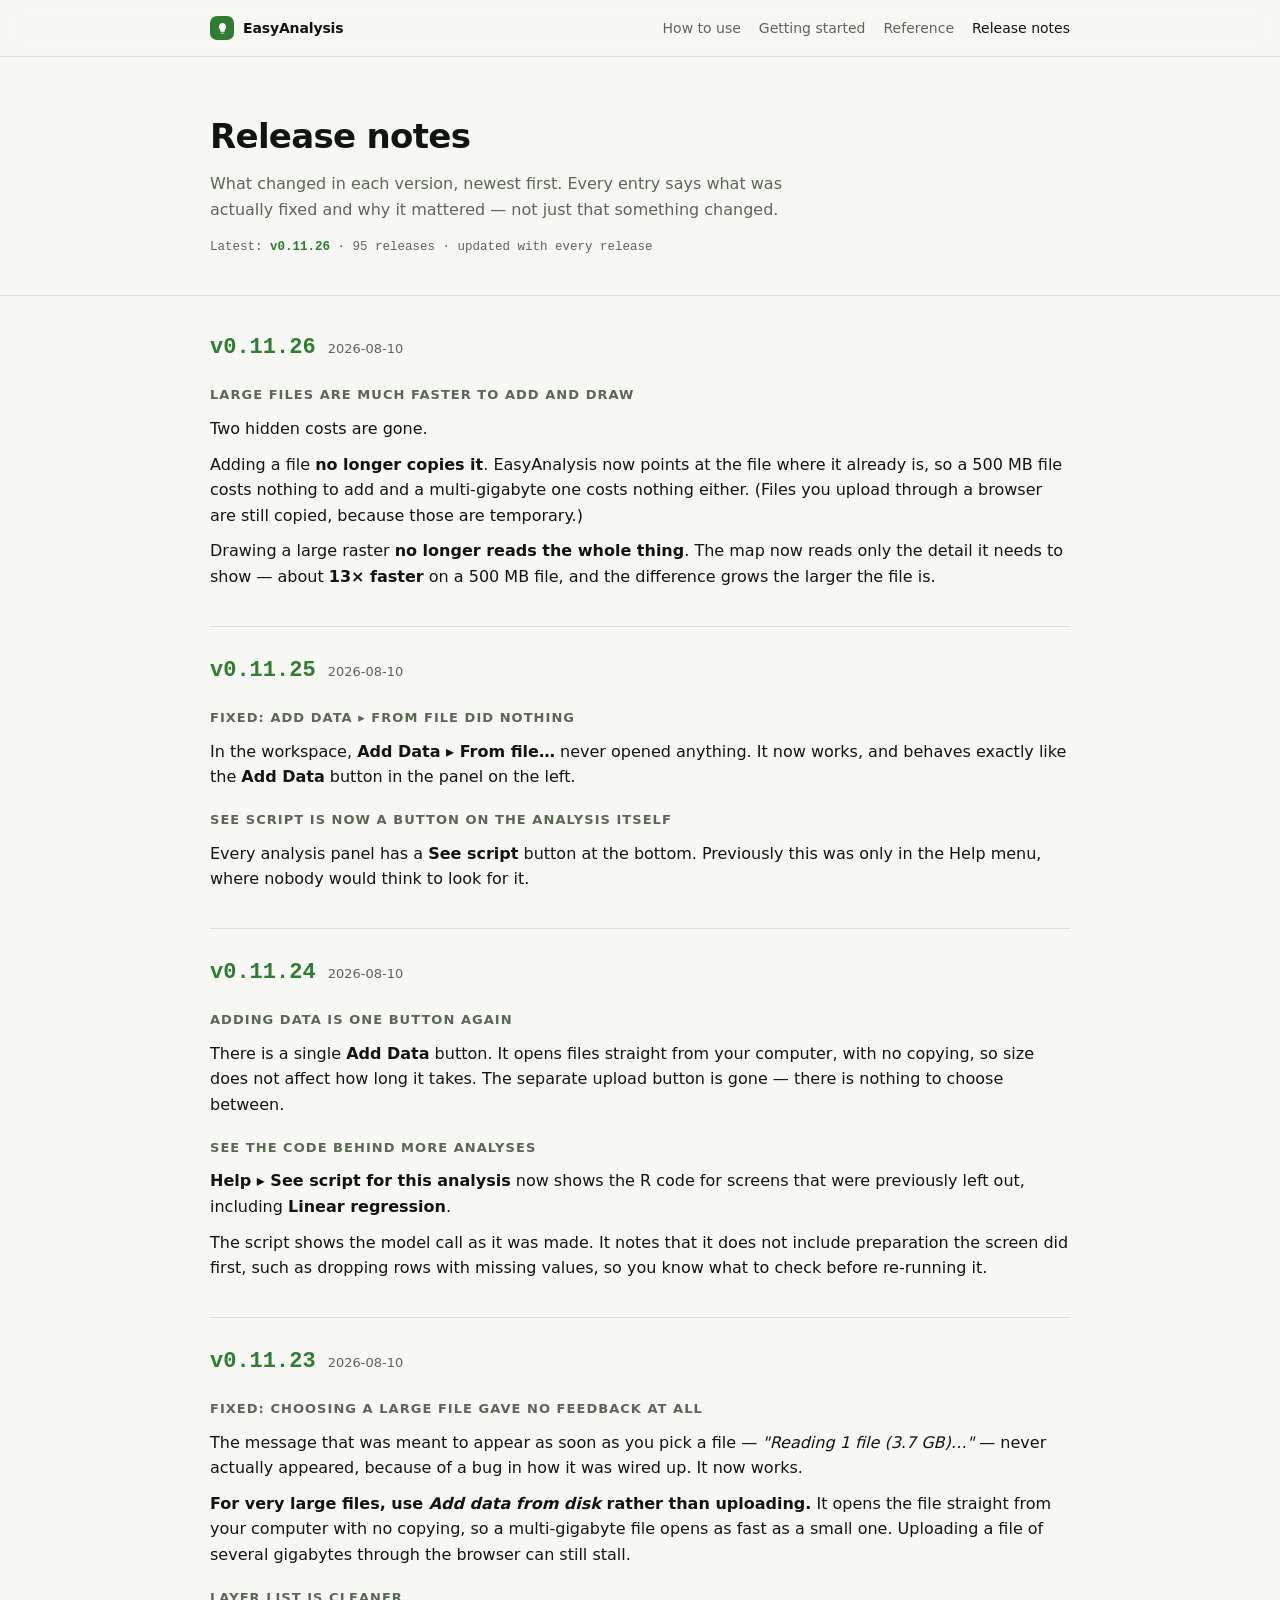
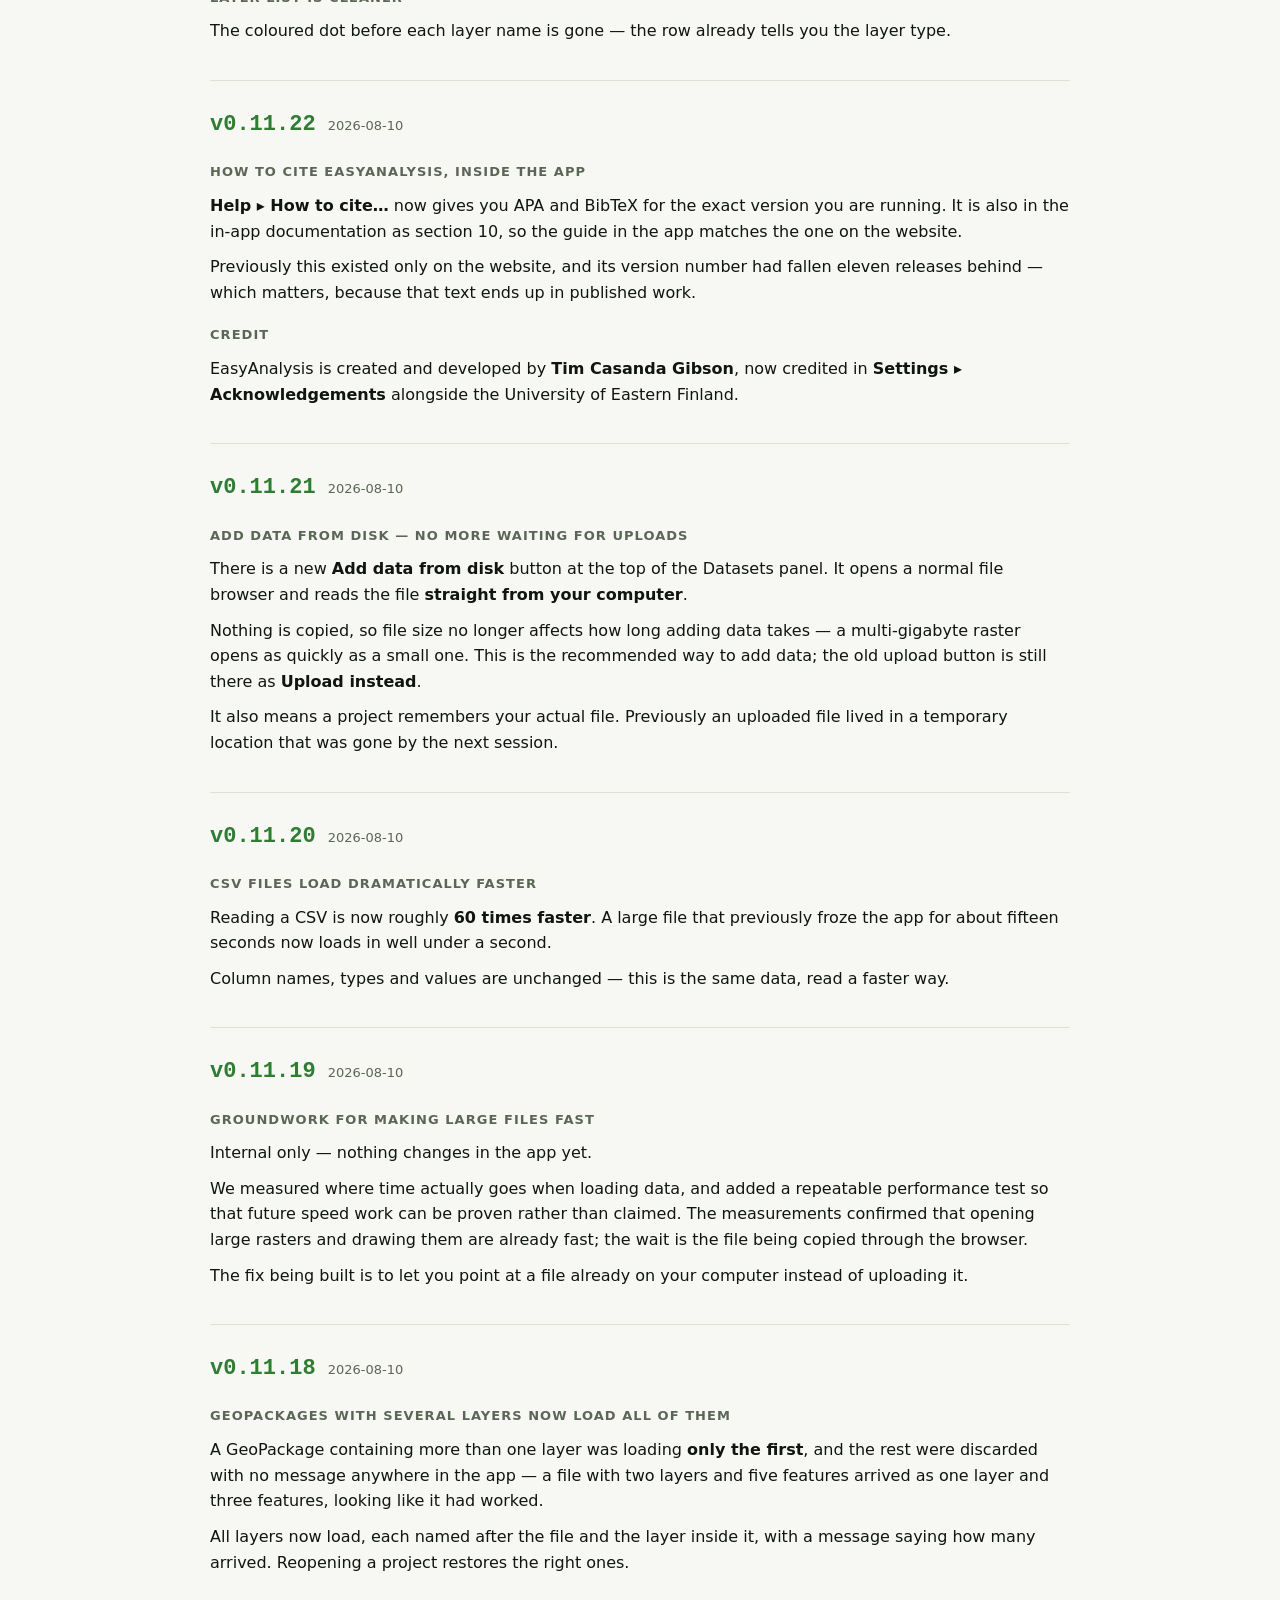
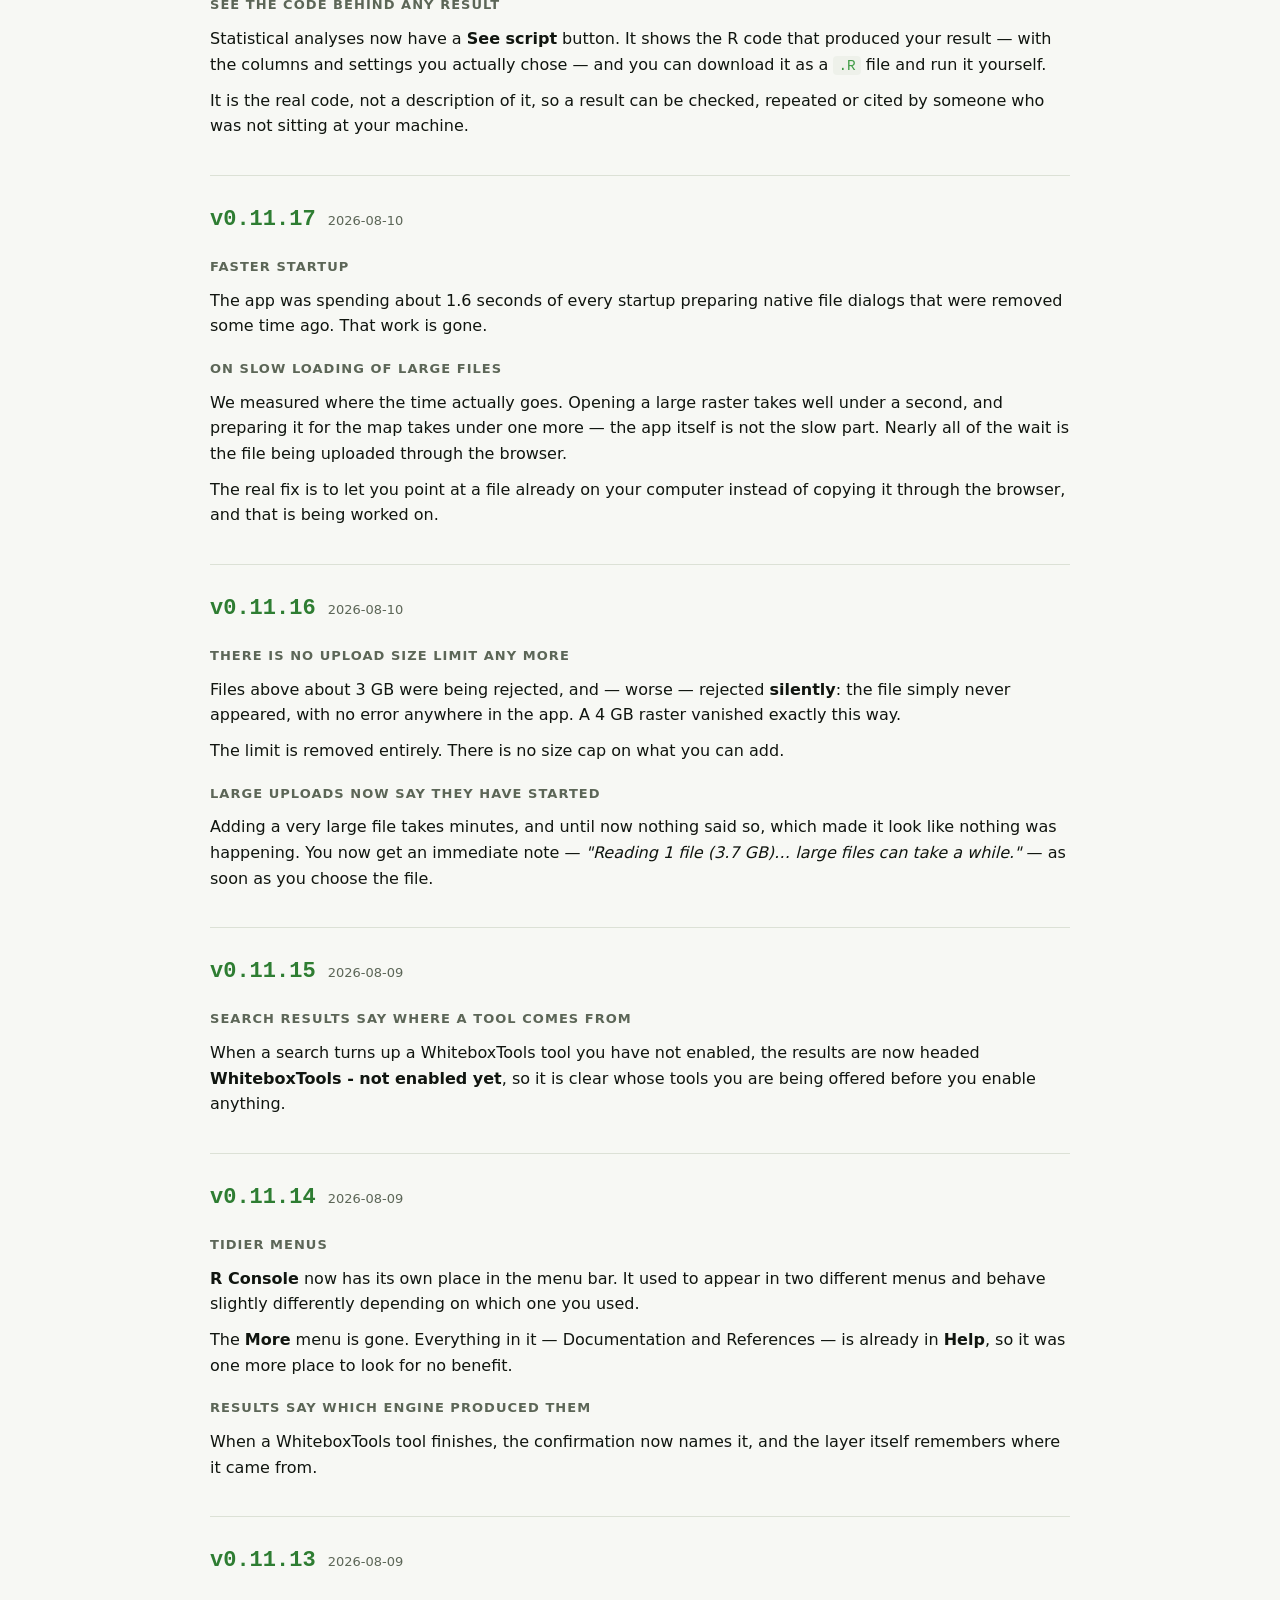
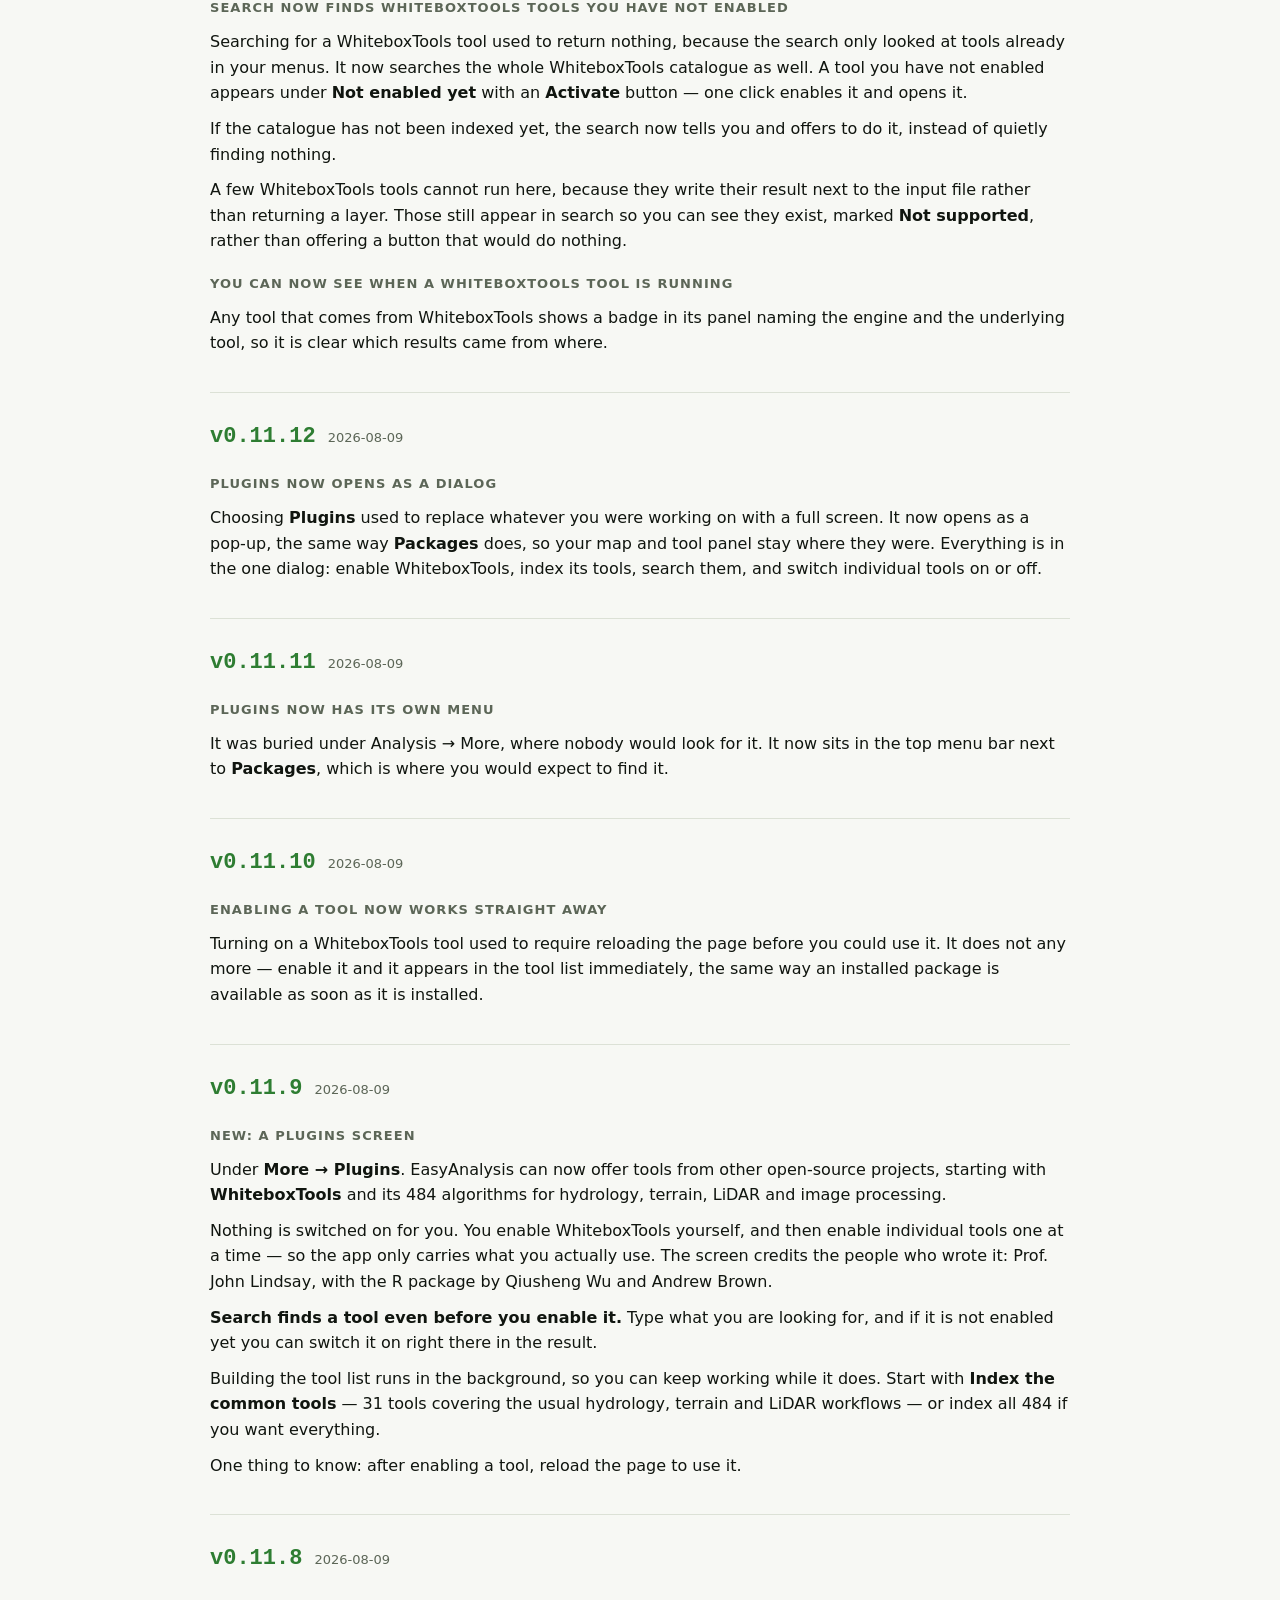
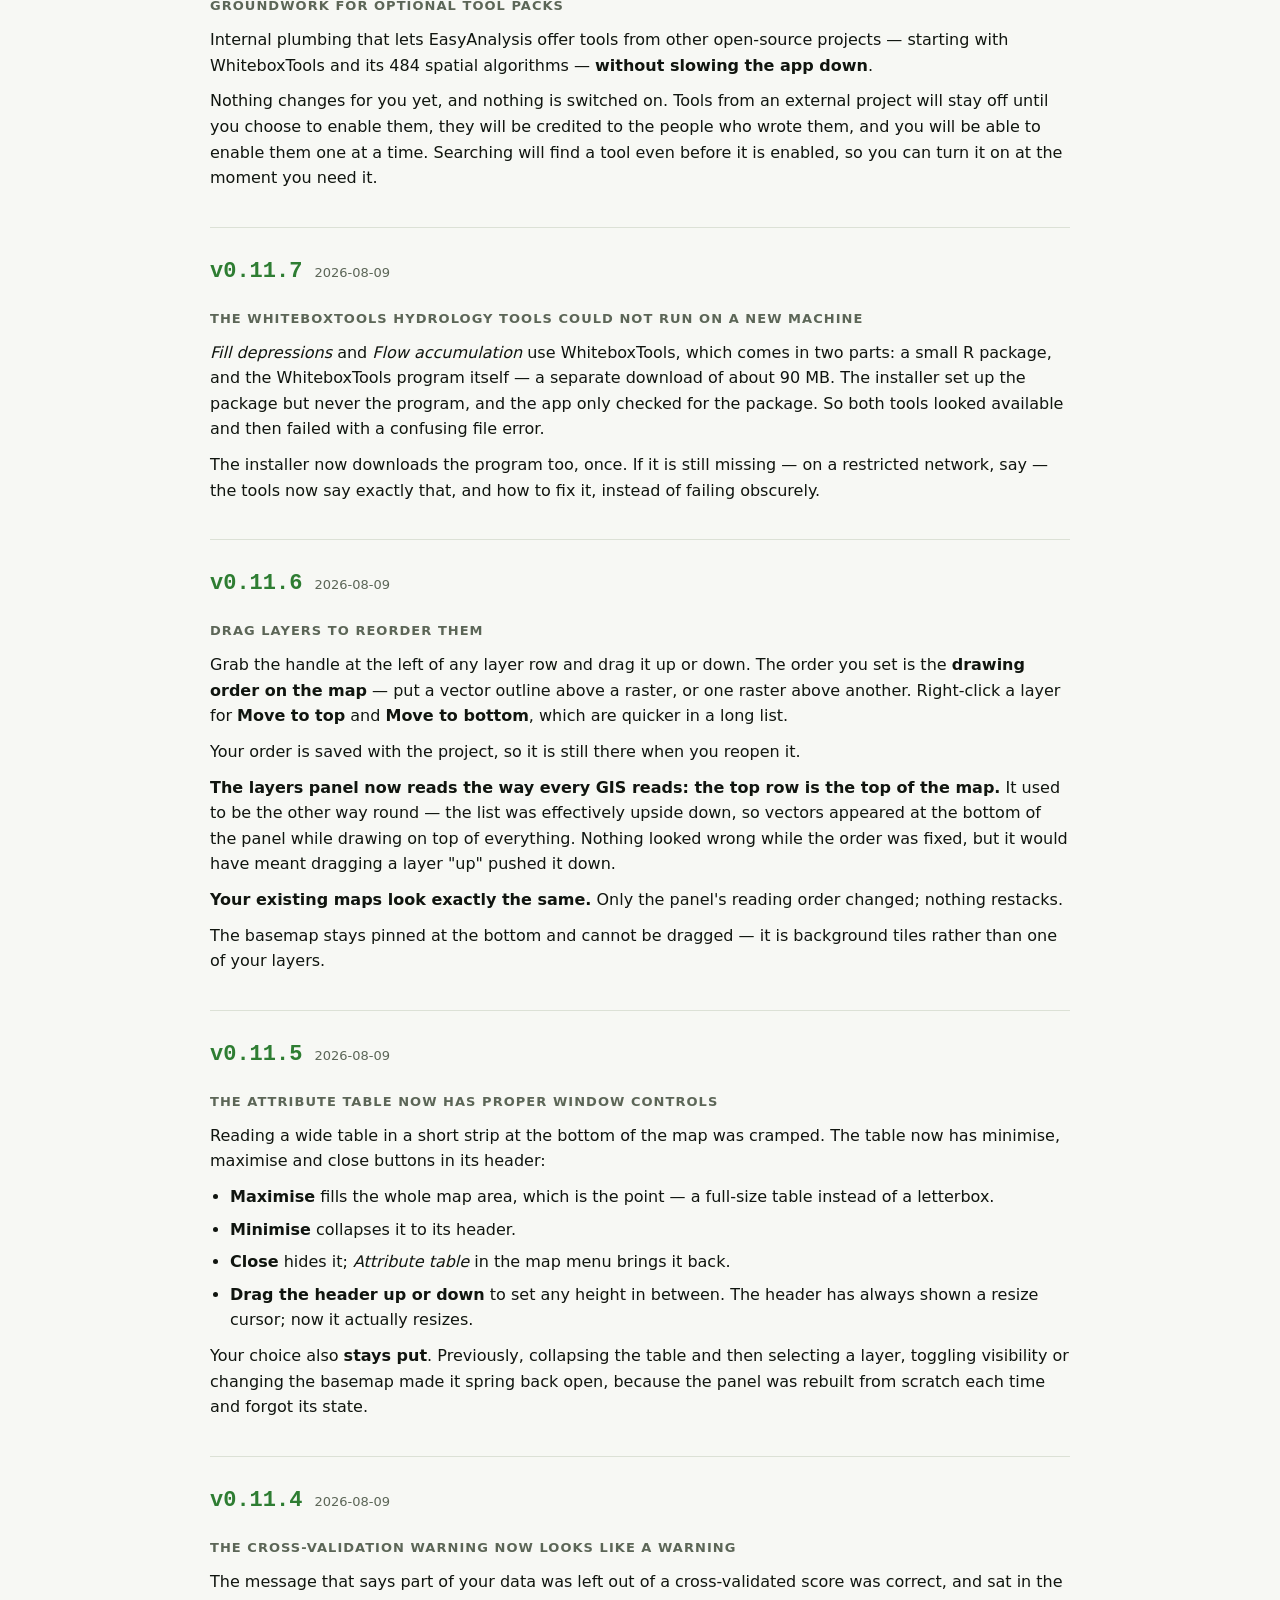
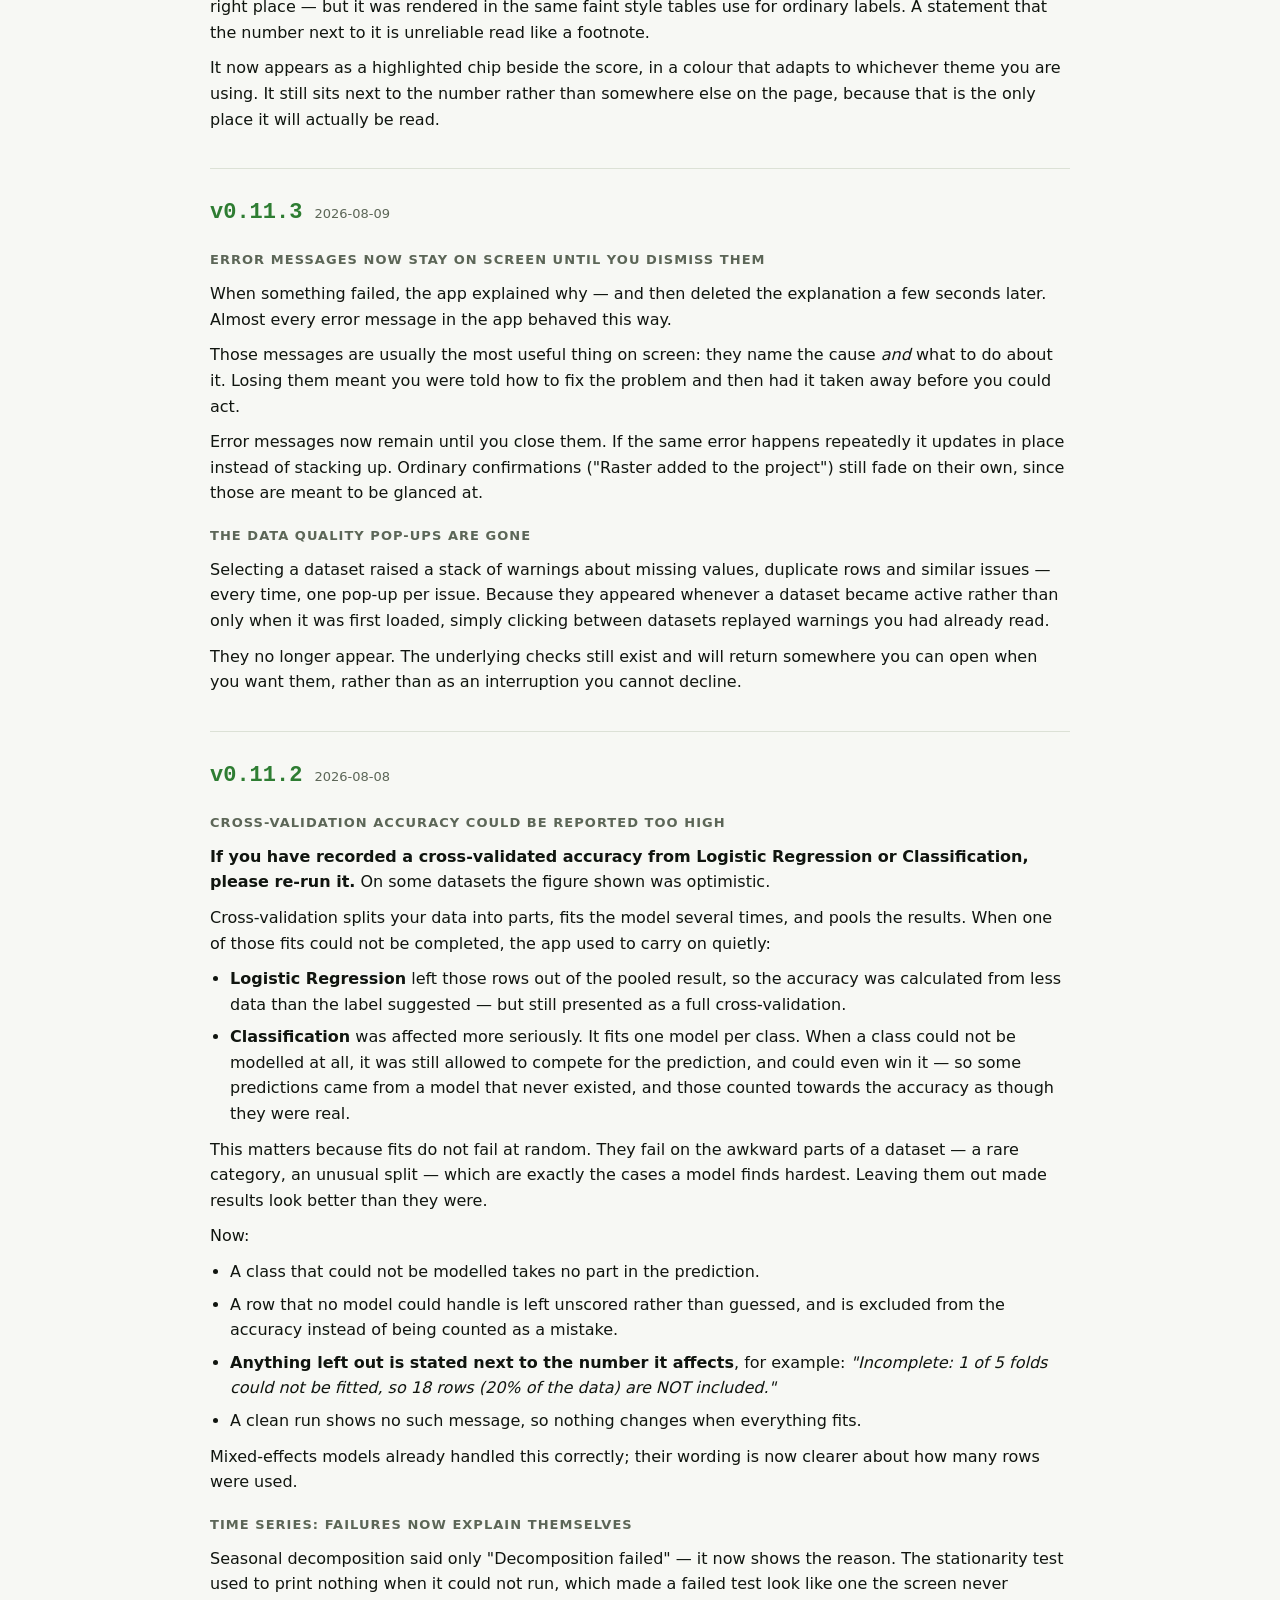
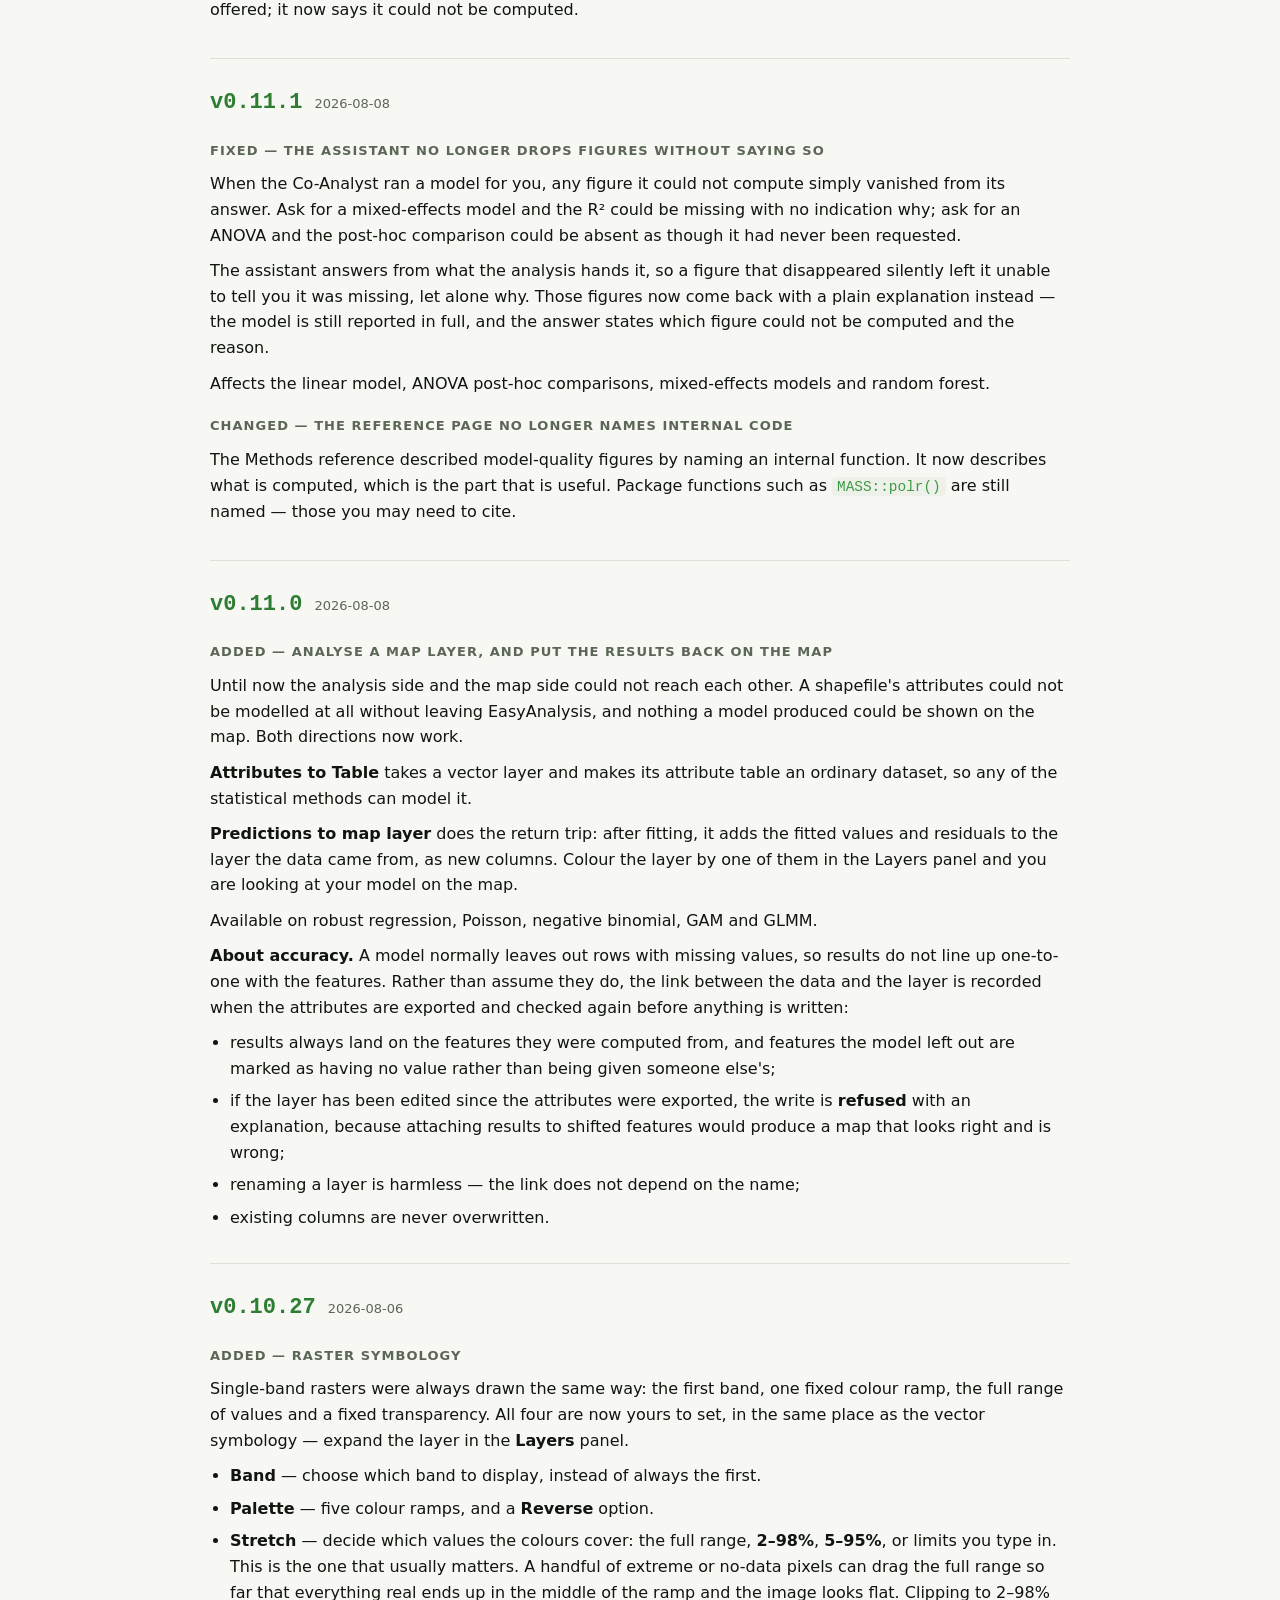
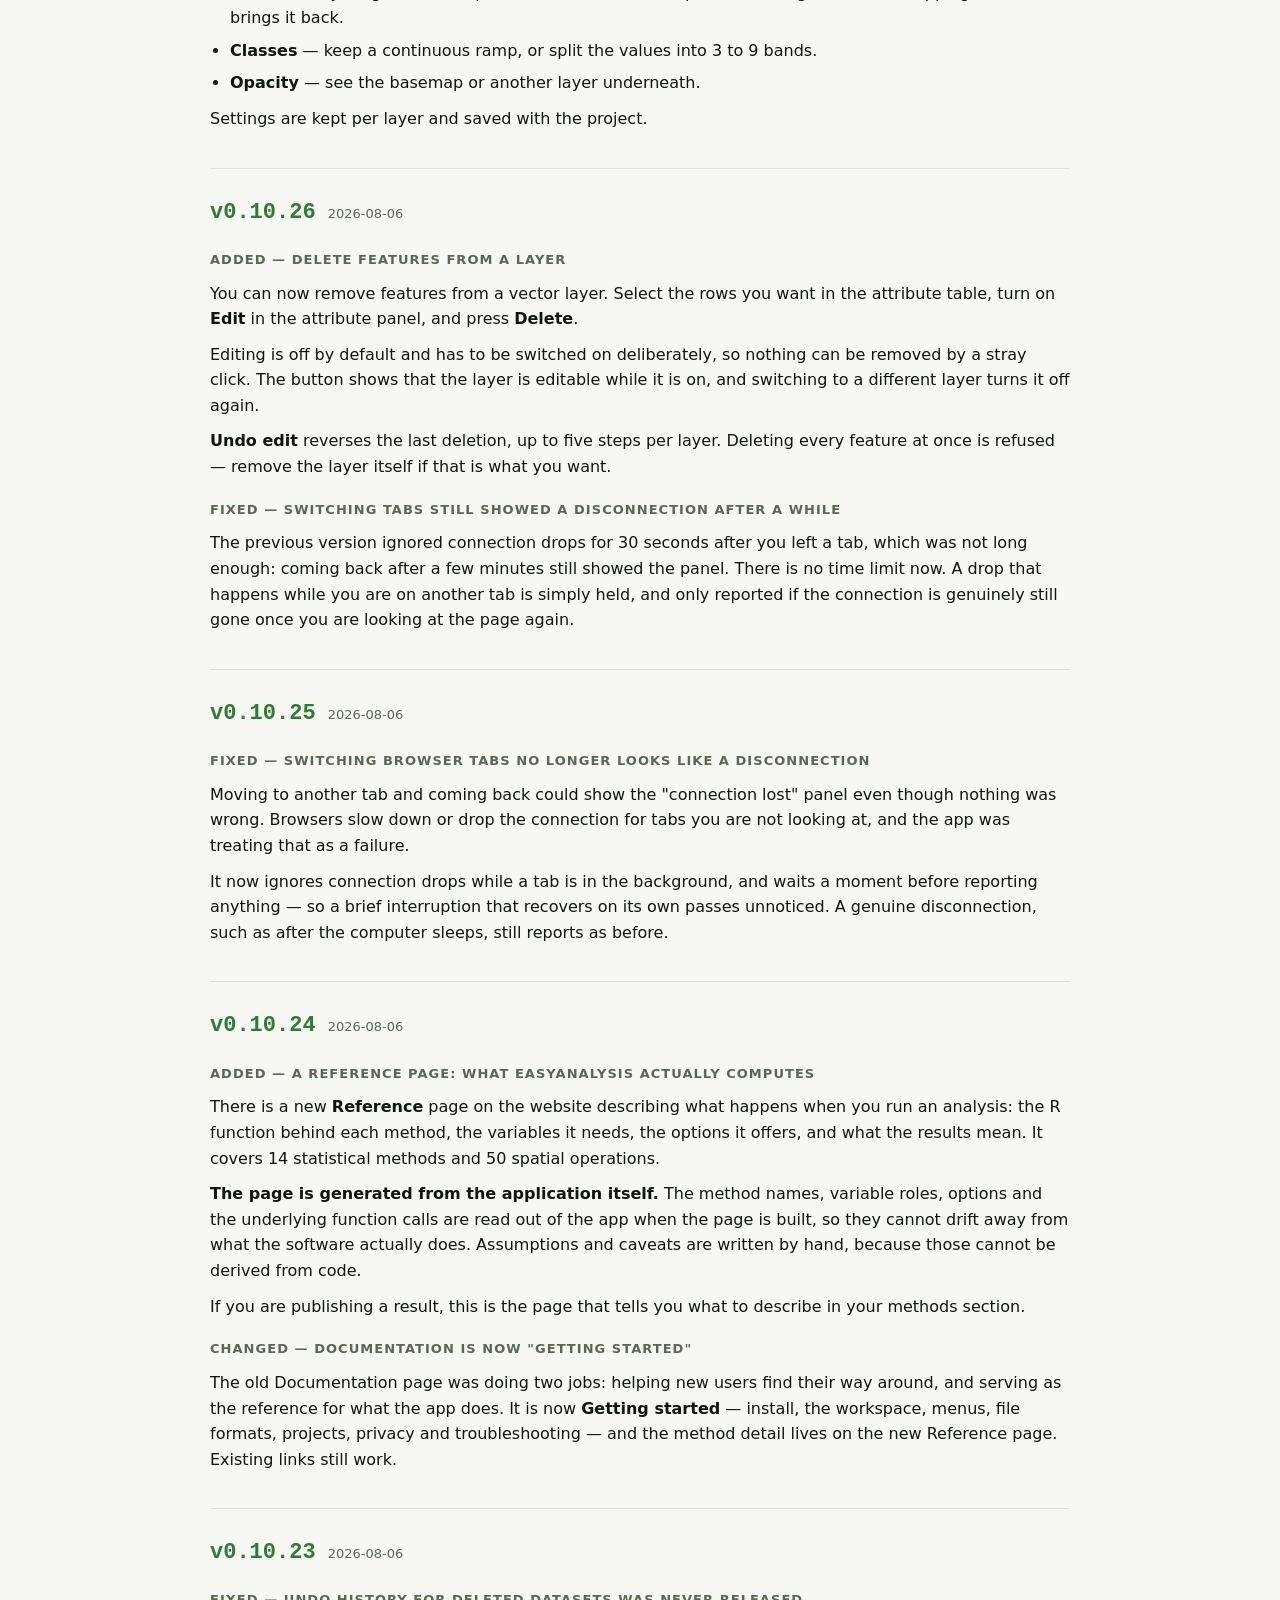
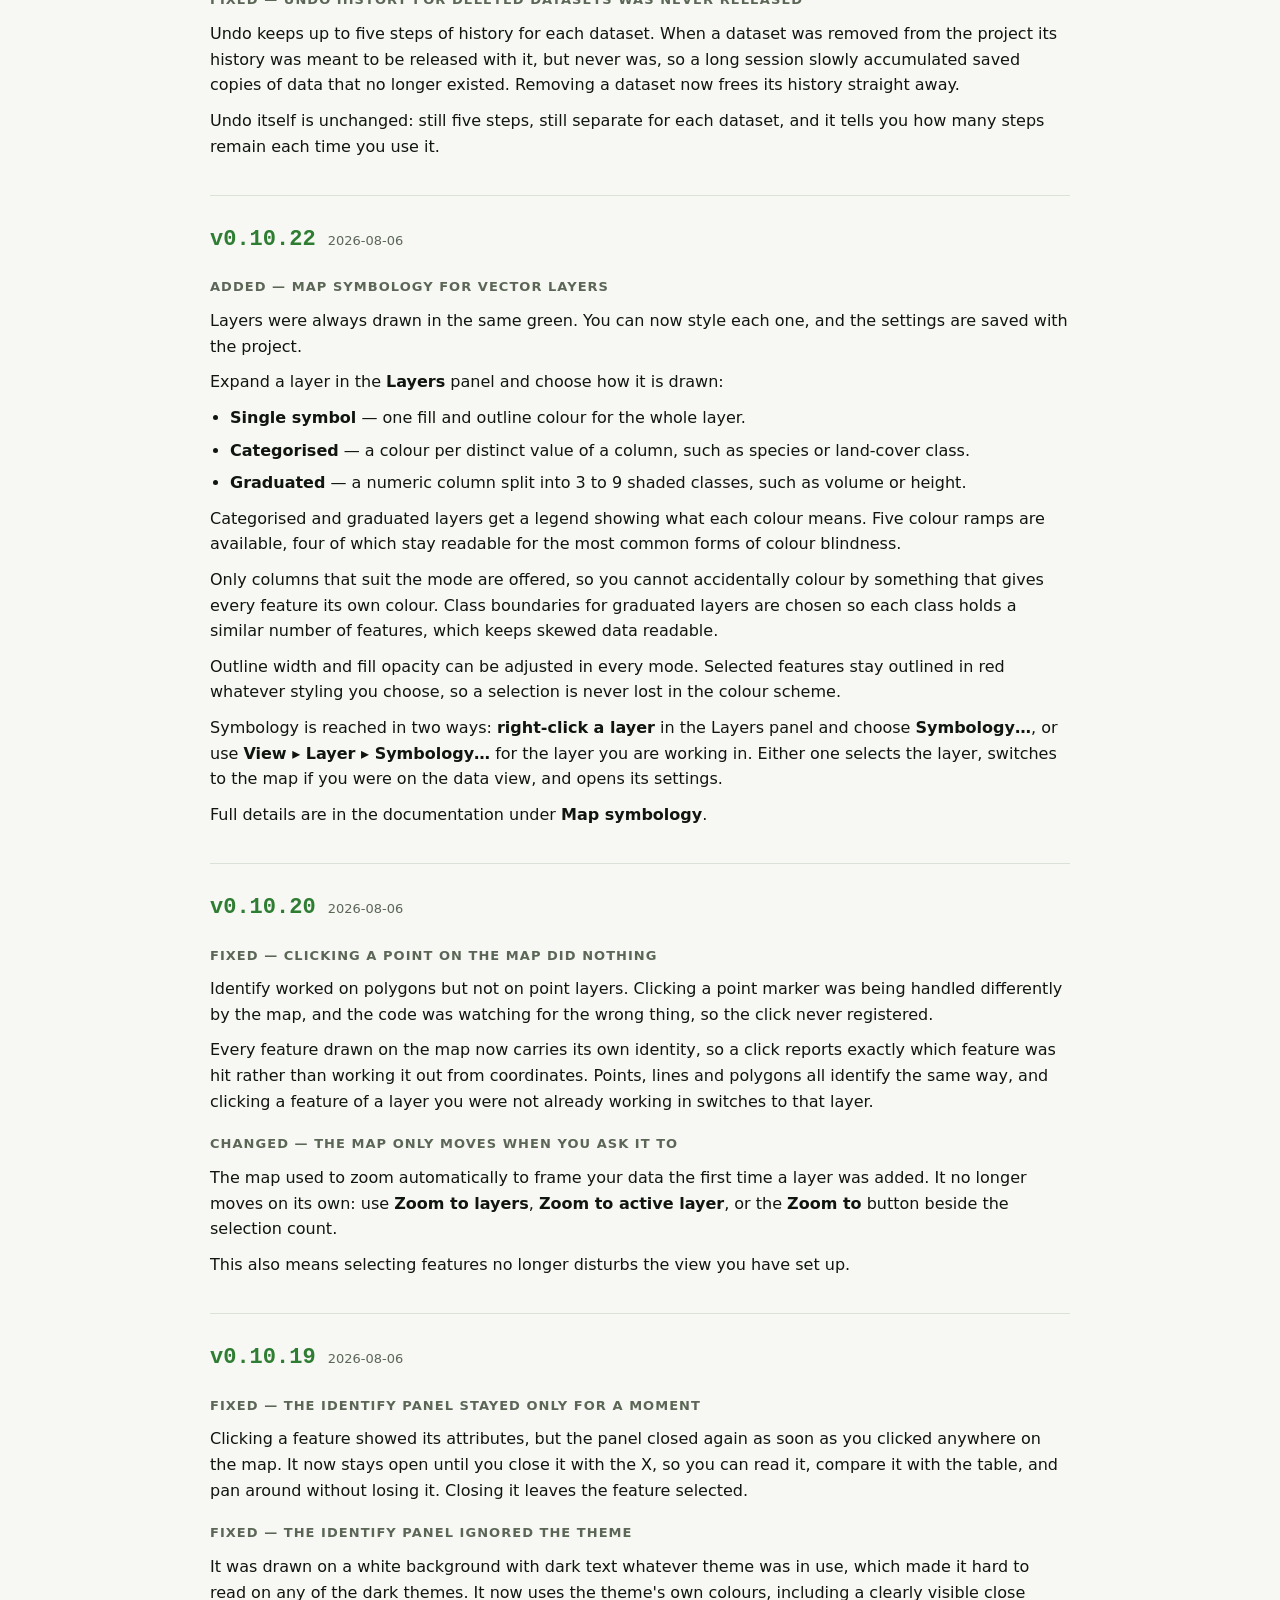
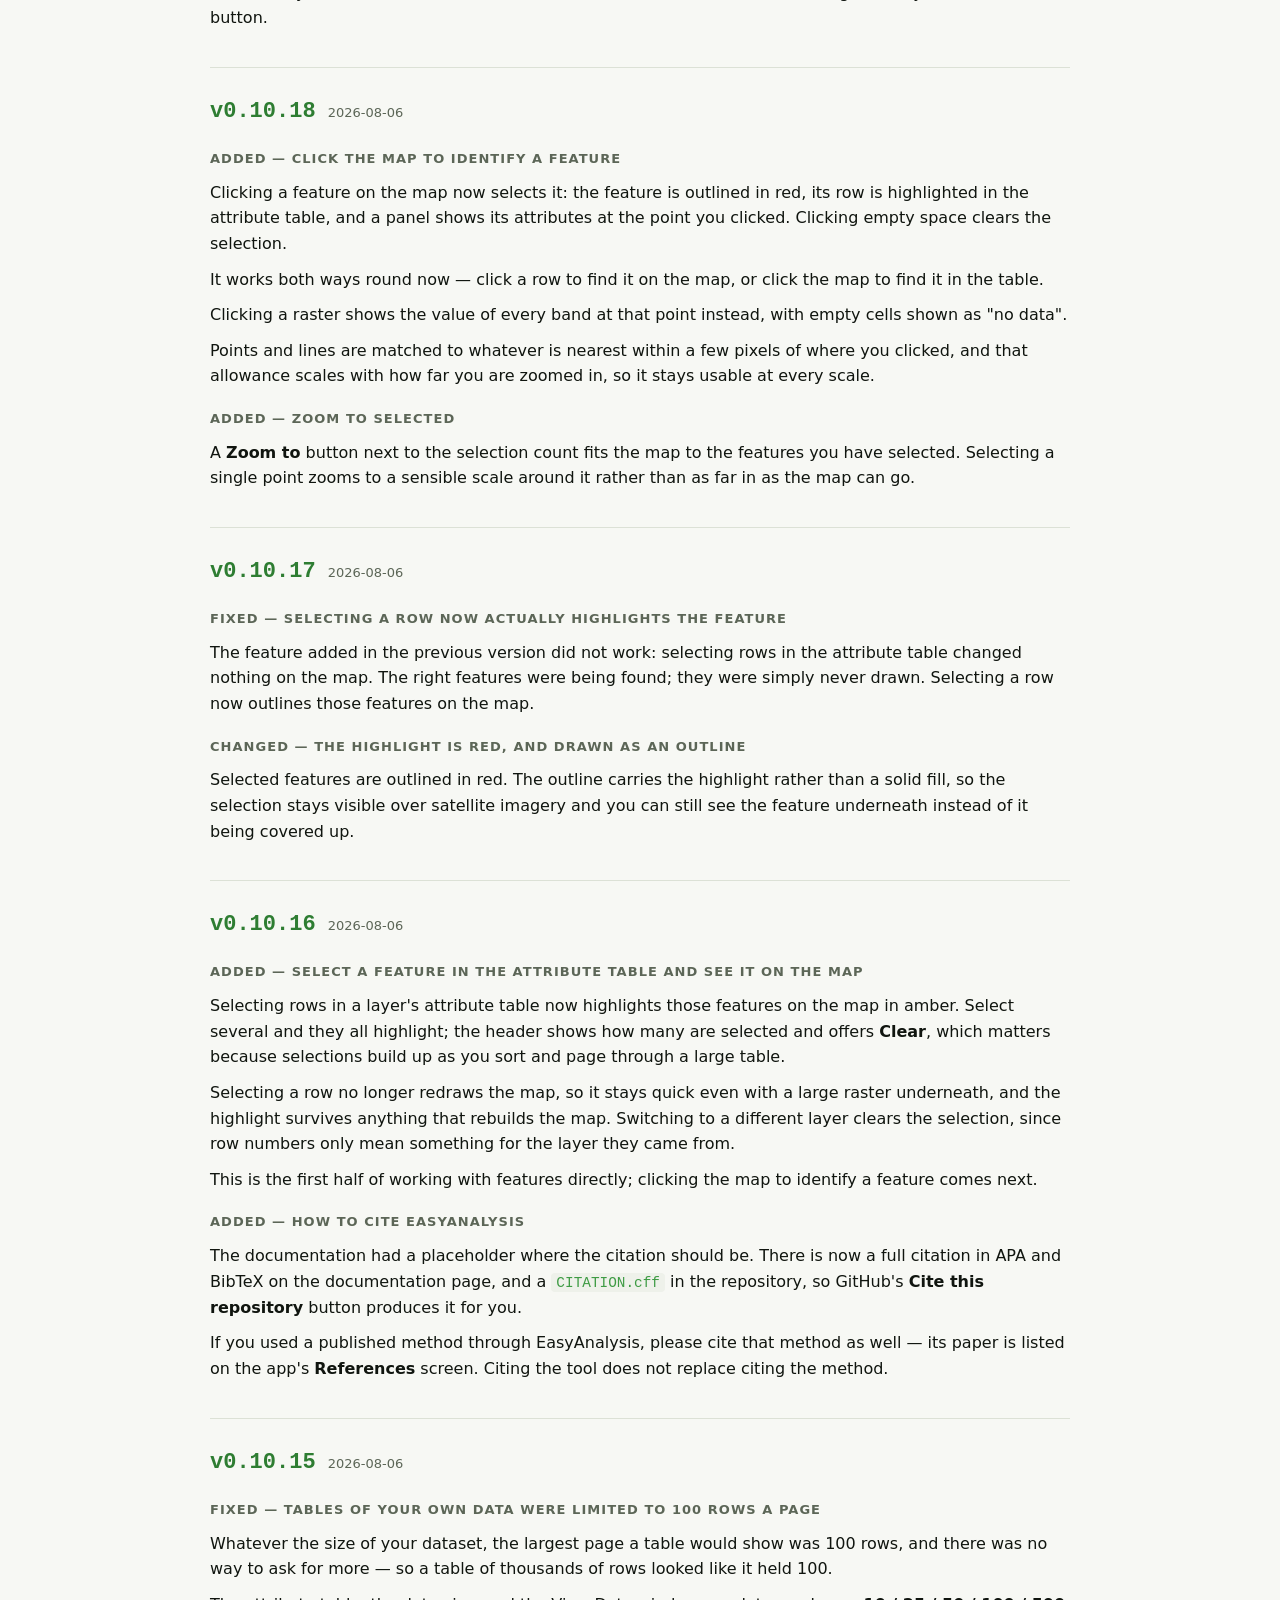
<file: landing/release-notes.html>
<!doctype html>
<html lang="en">

<head>
  <meta charset="utf-8">
  <meta name="viewport" content="width=device-width, initial-scale=1">
  <title>Release notes — EasyAnalysis</title>
  <meta name="description"
    content="What changed in each version of EasyAnalysis, newest first.">
  <link rel="canonical" href="https://easyanalysis.dev/release-notes">
  <meta name="robots" content="index, follow, max-snippet:-1">
  <link rel="icon" href="/favicon.ico" sizes="any">
  <link rel="icon" type="image/png" href="/favicon.png">
  <link rel="apple-touch-icon" href="/favicon.png">
  <meta property="og:type" content="article">
  <meta property="og:site_name" content="EasyAnalysis">
  <meta property="og:url" content="https://easyanalysis.dev/release-notes">
  <meta property="og:title" content="Release notes — EasyAnalysis">
  <meta property="og:description"
    content="What changed in each version of EasyAnalysis, newest first.">
  <meta name="twitter:card" content="summary">
  <script type="application/ld+json">
  {
    "@context": "https://schema.org",
    "@type": "TechArticle",
    "headline": "EasyAnalysis release notes",
    "url": "https://easyanalysis.dev/release-notes",
    "description": "Version history for EasyAnalysis, newest first. Latest release v0.11.26.",
    "about": { "@type": "SoftwareApplication", "name": "EasyAnalysis", "url": "https://easyanalysis.dev/" }
  }
  </script>
  <style>
    :root {
      --paper: #0F1310; --panel: #171C17; --sunk: #131813; --tint: #1D2A1E;
      --bar: #1B3A1D; --ink: #E8EDE4; --bark: #93A08C; --line: #2A322A;
      --forest: #5FBF62; --canopy: #7ED481; --onbrand: #08120A;
      --mono: ui-monospace, "Cascadia Code", Consolas, monospace;
      --ui: ui-sans-serif, system-ui, -apple-system, "Segoe UI", Roboto, sans-serif;
      --wrap: 900px;
      color-scheme: dark;
    }
    @media (prefers-color-scheme: light) {
      :root {
        --paper: #F7F8F4; --panel: #FFFFFF; --sunk: #EEF1EA; --tint: #E7F0E7;
        --bar: #2E7D32; --ink: #10150F; --bark: #5C6657; --line: #DCE1D6;
        --forest: #2E7D32; --canopy: #3E9B44; --onbrand: #FFFFFF;
        color-scheme: light;
      }
    }
    * { box-sizing: border-box; }
    body { margin:0; background:var(--paper); color:var(--ink);
           font-family:var(--ui); line-height:1.6; -webkit-font-smoothing:antialiased; }
    .wrap { max-width:var(--wrap); margin:0 auto; padding:0 20px; }
    nav { position:sticky; top:0; z-index:10; background:color-mix(in srgb,var(--paper) 88%,transparent);
          backdrop-filter:blur(10px); border-bottom:1px solid var(--line); }
    nav .wrap { display:flex; align-items:center; gap:18px; height:56px; }
    .brand { font-weight:700; letter-spacing:-.01em; display:flex; align-items:center; gap:9px; }
    .mk { width:24px; height:24px; border-radius:7px; background:var(--forest);
          display:grid; place-items:center; }
    .mk svg { width:13px; height:13px; fill:var(--onbrand); }
    nav a { color:var(--bark); text-decoration:none; font-size:14px; }
    nav a:hover { color:var(--ink); }
    nav .links { margin-left:auto; display:flex; align-items:center; gap:18px; }
    header { padding:52px 0 26px; border-bottom:1px solid var(--line); }
    h1 { margin:0 0 8px; font-size:34px; letter-spacing:-.02em; }
    .lede { color:var(--bark); margin:0; max-width:62ch; }
    .meta { margin-top:14px; font-family:var(--mono); font-size:12.5px; color:var(--bark); }
    .meta b { color:var(--forest); }
    main { padding:8px 0 60px; }
    .rel { border-bottom:1px solid var(--line); padding:26px 0; }
    .rel:last-child { border-bottom:0; }
    .rel h2 { font-size:22px; margin:0 0 4px; display:flex; align-items:baseline;
              gap:12px; flex-wrap:wrap; }
    .rel h2 .anchor { color:var(--forest); text-decoration:none; font-family:var(--mono); }
    .rel h2 .anchor:hover { text-decoration:underline; }
    .rel h2 .when { font-size:13px; color:var(--bark); font-weight:400; }
    .rel h3 { font-size:13px; text-transform:uppercase; letter-spacing:.08em;
              color:var(--bark); margin:20px 0 6px; font-weight:700; }
    .rel h4 { font-size:15px; margin:18px 0 6px; color:var(--ink); }
    .rel ul { margin:0; padding-left:20px; }
    .rel li { margin:7px 0; }
    .rel p { margin:10px 0; }
    code { font-family:var(--mono); font-size:.9em; background:var(--sunk);
           color:var(--canopy); padding:1.5px 5px; border-radius:4px; }
    pre { background:var(--sunk); border:1px solid var(--line); border-radius:8px;
          padding:12px 14px; overflow-x:auto; }
    pre code { background:none; padding:0; color:var(--ink); }
    blockquote { margin:12px 0; padding:10px 14px; border-left:3px solid var(--forest);
                 background:var(--sunk); border-radius:0 8px 8px 0; color:var(--bark); }
    blockquote p { margin:0; }
    a { color:var(--canopy); }
    /* Wide tables scroll inside their own box; the page must never scroll sideways. */
    .tw { overflow-x:auto; margin:12px 0; }
    table { border-collapse:collapse; width:100%; font-size:14px; }
    th, td { border:1px solid var(--line); padding:7px 10px; text-align:left; vertical-align:top; }
    th { background:var(--sunk); font-size:12.5px; text-transform:uppercase;
         letter-spacing:.04em; color:var(--bark); }
    footer { border-top:1px solid var(--line); padding:22px 0 40px; color:var(--bark);
             font-size:13.5px; }
    footer .wrap { display:flex; gap:18px; flex-wrap:wrap; align-items:center; }
    footer a { color:var(--bark); text-decoration:none; }
    footer a:hover { color:var(--ink); }
  </style>
</head>

<body>
  <nav>
    <div class="wrap">
      <a class="brand" href="index.html" style="color:inherit;text-decoration:none;">
        <span class="mk"><svg viewBox="0 0 24 24">
            <path d="M9 21h6v-1H9v1zm3-19a7 7 0 0 0-4 12.7V17a1 1 0 0 0 1 1h6a1 1 0 0 0 1-1v-2.3A7 7 0 0 0 12 2z" />
          </svg></span>
        EasyAnalysis
      </a>
      <span class="links">
        <a href="how-to-use.html">How to use</a>
        <a href="documentation.html">Getting started</a>
        <a href="reference.html">Reference</a>
        <a href="release-notes.html" style="color:var(--ink)">Release notes</a>
      </span>
    </div>
  </nav>

  <header>
    <div class="wrap">
      <h1>Release notes</h1>
      <p class="lede">What changed in each version, newest first. Every entry says what
        was actually fixed and why it mattered — not just that something changed.</p>
      <p class="meta">Latest: <b>v0.11.26</b> · 95 releases ·
        updated with every release</p>
    </div>
  </header>

  <main>
    <div class="wrap">
<section class="rel" id="v0-11-26"><h2><a class="anchor" href="#v0-11-26">v0.11.26</a><span class="when">2026-08-10</span></h2>
<h3>Large files are much faster to add and draw</h3>
<p>Two hidden costs are gone.</p>
<p>Adding a file <strong>no longer copies it</strong>. EasyAnalysis now points at the file where it already is, so
a 500 MB file costs nothing to add and a multi-gigabyte one costs nothing either. (Files you
upload through a browser are still copied, because those are temporary.)</p>
<p>Drawing a large raster <strong>no longer reads the whole thing</strong>. The map now reads only the detail it
needs to show — about <strong>13× faster</strong> on a 500 MB file, and the difference grows the larger the
file is.</p>
</section><section class="rel" id="v0-11-25"><h2><a class="anchor" href="#v0-11-25">v0.11.25</a><span class="when">2026-08-10</span></h2>
<h3>Fixed: Add Data ▸ From file did nothing</h3>
<p>In the workspace, <strong>Add Data ▸ From file…</strong> never opened anything. It now works, and behaves
exactly like the <strong>Add Data</strong> button in the panel on the left.</p>
<h3>See script is now a button on the analysis itself</h3>
<p>Every analysis panel has a <strong>See script</strong> button at the bottom. Previously this was only in the
Help menu, where nobody would think to look for it.</p>
</section><section class="rel" id="v0-11-24"><h2><a class="anchor" href="#v0-11-24">v0.11.24</a><span class="when">2026-08-10</span></h2>
<h3>Adding data is one button again</h3>
<p>There is a single <strong>Add Data</strong> button. It opens files straight from your computer, with no
copying, so size does not affect how long it takes. The separate upload button is gone — there is
nothing to choose between.</p>
<h3>See the code behind more analyses</h3>
<p><strong>Help ▸ See script for this analysis</strong> now shows the R code for screens that were previously
left out, including <strong>Linear regression</strong>.</p>
<p>The script shows the model call as it was made. It notes that it does not include preparation the
screen did first, such as dropping rows with missing values, so you know what to check before
re-running it.</p>
</section><section class="rel" id="v0-11-23"><h2><a class="anchor" href="#v0-11-23">v0.11.23</a><span class="when">2026-08-10</span></h2>
<h3>Fixed: choosing a large file gave no feedback at all</h3>
<p>The message that was meant to appear as soon as you pick a file — <em>&quot;Reading 1 file (3.7 GB)…&quot;</em> —
never actually appeared, because of a bug in how it was wired up. It now works.</p>
<p><strong>For very large files, use <em>Add data from disk</em> rather than uploading.</strong> It opens the file
straight from your computer with no copying, so a multi-gigabyte file opens as fast as a small
one. Uploading a file of several gigabytes through the browser can still stall.</p>
<h3>Layer list is cleaner</h3>
<p>The coloured dot before each layer name is gone — the row already tells you the layer type.</p>
</section><section class="rel" id="v0-11-22"><h2><a class="anchor" href="#v0-11-22">v0.11.22</a><span class="when">2026-08-10</span></h2>
<h3>How to cite EasyAnalysis, inside the app</h3>
<p><strong>Help ▸ How to cite…</strong> now gives you APA and BibTeX for the exact version you are running. It is
also in the in-app documentation as section 10, so the guide in the app matches the one on the
website.</p>
<p>Previously this existed only on the website, and its version number had fallen eleven releases
behind — which matters, because that text ends up in published work.</p>
<h3>Credit</h3>
<p>EasyAnalysis is created and developed by <strong>Tim Casanda Gibson</strong>, now credited in
<strong>Settings ▸ Acknowledgements</strong> alongside the University of Eastern Finland.</p>
</section><section class="rel" id="v0-11-21"><h2><a class="anchor" href="#v0-11-21">v0.11.21</a><span class="when">2026-08-10</span></h2>
<h3>Add data from disk — no more waiting for uploads</h3>
<p>There is a new <strong>Add data from disk</strong> button at the top of the Datasets panel. It opens a normal
file browser and reads the file <strong>straight from your computer</strong>.</p>
<p>Nothing is copied, so file size no longer affects how long adding data takes — a multi-gigabyte
raster opens as quickly as a small one. This is the recommended way to add data; the old upload
button is still there as <strong>Upload instead</strong>.</p>
<p>It also means a project remembers your actual file. Previously an uploaded file lived in a
temporary location that was gone by the next session.</p>
</section><section class="rel" id="v0-11-20"><h2><a class="anchor" href="#v0-11-20">v0.11.20</a><span class="when">2026-08-10</span></h2>
<h3>CSV files load dramatically faster</h3>
<p>Reading a CSV is now roughly <strong>60 times faster</strong>. A large file that previously froze the app for
about fifteen seconds now loads in well under a second.</p>
<p>Column names, types and values are unchanged — this is the same data, read a faster way.</p>
</section><section class="rel" id="v0-11-19"><h2><a class="anchor" href="#v0-11-19">v0.11.19</a><span class="when">2026-08-10</span></h2>
<h3>Groundwork for making large files fast</h3>
<p>Internal only — nothing changes in the app yet.</p>
<p>We measured where time actually goes when loading data, and added a repeatable performance test
so that future speed work can be proven rather than claimed. The measurements confirmed that
opening large rasters and drawing them are already fast; the wait is the file being copied
through the browser.</p>
<p>The fix being built is to let you point at a file already on your computer instead of uploading
it.</p>
</section><section class="rel" id="v0-11-18"><h2><a class="anchor" href="#v0-11-18">v0.11.18</a><span class="when">2026-08-10</span></h2>
<h3>GeoPackages with several layers now load all of them</h3>
<p>A GeoPackage containing more than one layer was loading <strong>only the first</strong>, and the rest were
discarded with no message anywhere in the app — a file with two layers and five features arrived
as one layer and three features, looking like it had worked.</p>
<p>All layers now load, each named after the file and the layer inside it, with a message saying how
many arrived. Reopening a project restores the right ones.</p>
<h3>See the code behind any result</h3>
<p>Statistical analyses now have a <strong>See script</strong> button. It shows the R code that produced your
result — with the columns and settings you actually chose — and you can download it as a <code>.R</code>
file and run it yourself.</p>
<p>It is the real code, not a description of it, so a result can be checked, repeated or cited by
someone who was not sitting at your machine.</p>
</section><section class="rel" id="v0-11-17"><h2><a class="anchor" href="#v0-11-17">v0.11.17</a><span class="when">2026-08-10</span></h2>
<h3>Faster startup</h3>
<p>The app was spending about 1.6 seconds of every startup preparing native file dialogs that were
removed some time ago. That work is gone.</p>
<h3>On slow loading of large files</h3>
<p>We measured where the time actually goes. Opening a large raster takes well under a second, and
preparing it for the map takes under one more — the app itself is not the slow part. Nearly all
of the wait is the file being uploaded through the browser.</p>
<p>The real fix is to let you point at a file already on your computer instead of copying it through
the browser, and that is being worked on.</p>
</section><section class="rel" id="v0-11-16"><h2><a class="anchor" href="#v0-11-16">v0.11.16</a><span class="when">2026-08-10</span></h2>
<h3>There is no upload size limit any more</h3>
<p>Files above about 3 GB were being rejected, and — worse — rejected <strong>silently</strong>: the file simply
never appeared, with no error anywhere in the app. A 4 GB raster vanished exactly this way.</p>
<p>The limit is removed entirely. There is no size cap on what you can add.</p>
<h3>Large uploads now say they have started</h3>
<p>Adding a very large file takes minutes, and until now nothing said so, which made it look like
nothing was happening. You now get an immediate note — <em>&quot;Reading 1 file (3.7 GB)… large files can
take a while.&quot;</em> — as soon as you choose the file.</p>
</section><section class="rel" id="v0-11-15"><h2><a class="anchor" href="#v0-11-15">v0.11.15</a><span class="when">2026-08-09</span></h2>
<h3>Search results say where a tool comes from</h3>
<p>When a search turns up a WhiteboxTools tool you have not enabled, the results are now headed
<strong>WhiteboxTools - not enabled yet</strong>, so it is clear whose tools you are being offered before you
enable anything.</p>
</section><section class="rel" id="v0-11-14"><h2><a class="anchor" href="#v0-11-14">v0.11.14</a><span class="when">2026-08-09</span></h2>
<h3>Tidier menus</h3>
<p><strong>R Console</strong> now has its own place in the menu bar. It used to appear in two different menus and
behave slightly differently depending on which one you used.</p>
<p>The <strong>More</strong> menu is gone. Everything in it — Documentation and References — is already in
<strong>Help</strong>, so it was one more place to look for no benefit.</p>
<h3>Results say which engine produced them</h3>
<p>When a WhiteboxTools tool finishes, the confirmation now names it, and the layer itself remembers
where it came from.</p>
</section><section class="rel" id="v0-11-13"><h2><a class="anchor" href="#v0-11-13">v0.11.13</a><span class="when">2026-08-09</span></h2>
<h3>Search now finds WhiteboxTools tools you have not enabled</h3>
<p>Searching for a WhiteboxTools tool used to return nothing, because the search only looked at
tools already in your menus. It now searches the whole WhiteboxTools catalogue as well. A tool
you have not enabled appears under <strong>Not enabled yet</strong> with an <strong>Activate</strong> button — one click
enables it and opens it.</p>
<p>If the catalogue has not been indexed yet, the search now tells you and offers to do it, instead
of quietly finding nothing.</p>
<p>A few WhiteboxTools tools cannot run here, because they write their result next to the input file
rather than returning a layer. Those still appear in search so you can see they exist, marked
<strong>Not supported</strong>, rather than offering a button that would do nothing.</p>
<h3>You can now see when a WhiteboxTools tool is running</h3>
<p>Any tool that comes from WhiteboxTools shows a badge in its panel naming the engine and the
underlying tool, so it is clear which results came from where.</p>
</section><section class="rel" id="v0-11-12"><h2><a class="anchor" href="#v0-11-12">v0.11.12</a><span class="when">2026-08-09</span></h2>
<h3>Plugins now opens as a dialog</h3>
<p>Choosing <strong>Plugins</strong> used to replace whatever you were working on with a full screen. It now
opens as a pop-up, the same way <strong>Packages</strong> does, so your map and tool panel stay where they
were. Everything is in the one dialog: enable WhiteboxTools, index its tools, search them, and
switch individual tools on or off.</p>
</section><section class="rel" id="v0-11-11"><h2><a class="anchor" href="#v0-11-11">v0.11.11</a><span class="when">2026-08-09</span></h2>
<h3>Plugins now has its own menu</h3>
<p>It was buried under Analysis → More, where nobody would look for it. It now sits in the top menu
bar next to <strong>Packages</strong>, which is where you would expect to find it.</p>
</section><section class="rel" id="v0-11-10"><h2><a class="anchor" href="#v0-11-10">v0.11.10</a><span class="when">2026-08-09</span></h2>
<h3>Enabling a tool now works straight away</h3>
<p>Turning on a WhiteboxTools tool used to require reloading the page before you could use it. It
does not any more — enable it and it appears in the tool list immediately, the same way an
installed package is available as soon as it is installed.</p>
</section><section class="rel" id="v0-11-9"><h2><a class="anchor" href="#v0-11-9">v0.11.9</a><span class="when">2026-08-09</span></h2>
<h3>New: a Plugins screen</h3>
<p>Under <strong>More → Plugins</strong>. EasyAnalysis can now offer tools from other open-source projects,
starting with <strong>WhiteboxTools</strong> and its 484 algorithms for hydrology, terrain, LiDAR and image
processing.</p>
<p>Nothing is switched on for you. You enable WhiteboxTools yourself, and then enable individual
tools one at a time — so the app only carries what you actually use. The screen credits the
people who wrote it: Prof. John Lindsay, with the R package by Qiusheng Wu and Andrew Brown.</p>
<p><strong>Search finds a tool even before you enable it.</strong> Type what you are looking for, and if it is
not enabled yet you can switch it on right there in the result.</p>
<p>Building the tool list runs in the background, so you can keep working while it does. Start with
<strong>Index the common tools</strong> — 31 tools covering the usual hydrology, terrain and LiDAR workflows —
or index all 484 if you want everything.</p>
<p>One thing to know: after enabling a tool, reload the page to use it.</p>
</section><section class="rel" id="v0-11-8"><h2><a class="anchor" href="#v0-11-8">v0.11.8</a><span class="when">2026-08-09</span></h2>
<h3>Groundwork for optional tool packs</h3>
<p>Internal plumbing that lets EasyAnalysis offer tools from other open-source projects — starting
with WhiteboxTools and its 484 spatial algorithms — <strong>without slowing the app down</strong>.</p>
<p>Nothing changes for you yet, and nothing is switched on. Tools from an external project will stay
off until you choose to enable them, they will be credited to the people who wrote them, and you
will be able to enable them one at a time. Searching will find a tool even before it is enabled,
so you can turn it on at the moment you need it.</p>
</section><section class="rel" id="v0-11-7"><h2><a class="anchor" href="#v0-11-7">v0.11.7</a><span class="when">2026-08-09</span></h2>
<h3>The WhiteboxTools hydrology tools could not run on a new machine</h3>
<p><em>Fill depressions</em> and <em>Flow accumulation</em> use WhiteboxTools, which comes in two parts: a small
R package, and the WhiteboxTools program itself — a separate download of about 90 MB. The
installer set up the package but never the program, and the app only checked for the package. So
both tools looked available and then failed with a confusing file error.</p>
<p>The installer now downloads the program too, once. If it is still missing — on a restricted
network, say — the tools now say exactly that, and how to fix it, instead of failing obscurely.</p>
</section><section class="rel" id="v0-11-6"><h2><a class="anchor" href="#v0-11-6">v0.11.6</a><span class="when">2026-08-09</span></h2>
<h3>Drag layers to reorder them</h3>
<p>Grab the handle at the left of any layer row and drag it up or down. The order you set is the
<strong>drawing order on the map</strong> — put a vector outline above a raster, or one raster above another.
Right-click a layer for <strong>Move to top</strong> and <strong>Move to bottom</strong>, which are quicker in a long list.</p>
<p>Your order is saved with the project, so it is still there when you reopen it.</p>
<p><strong>The layers panel now reads the way every GIS reads: the top row is the top of the map.</strong> It
used to be the other way round — the list was effectively upside down, so vectors appeared at
the bottom of the panel while drawing on top of everything. Nothing looked wrong while the order
was fixed, but it would have meant dragging a layer &quot;up&quot; pushed it down.</p>
<p><strong>Your existing maps look exactly the same.</strong> Only the panel&#39;s reading order changed; nothing
restacks.</p>
<p>The basemap stays pinned at the bottom and cannot be dragged — it is background tiles rather
than one of your layers.</p>
</section><section class="rel" id="v0-11-5"><h2><a class="anchor" href="#v0-11-5">v0.11.5</a><span class="when">2026-08-09</span></h2>
<h3>The attribute table now has proper window controls</h3>
<p>Reading a wide table in a short strip at the bottom of the map was cramped. The table now has
minimise, maximise and close buttons in its header:</p>
<ul>
<li><strong>Maximise</strong> fills the whole map area, which is the point — a full-size table instead of a
letterbox.</li>
<li><strong>Minimise</strong> collapses it to its header.</li>
<li><strong>Close</strong> hides it; <em>Attribute table</em> in the map menu brings it back.</li>
<li><strong>Drag the header up or down</strong> to set any height in between. The header has always shown a
resize cursor; now it actually resizes.</li>
</ul>
<p>Your choice also <strong>stays put</strong>. Previously, collapsing the table and then selecting a layer,
toggling visibility or changing the basemap made it spring back open, because the panel was
rebuilt from scratch each time and forgot its state.</p>
</section><section class="rel" id="v0-11-4"><h2><a class="anchor" href="#v0-11-4">v0.11.4</a><span class="when">2026-08-09</span></h2>
<h3>The cross-validation warning now looks like a warning</h3>
<p>The message that says part of your data was left out of a cross-validated score was correct,
and sat in the right place — but it was rendered in the same faint style tables use for
ordinary labels. A statement that the number next to it is unreliable read like a footnote.</p>
<p>It now appears as a highlighted chip beside the score, in a colour that adapts to whichever
theme you are using. It still sits next to the number rather than somewhere else on the page,
because that is the only place it will actually be read.</p>
</section><section class="rel" id="v0-11-3"><h2><a class="anchor" href="#v0-11-3">v0.11.3</a><span class="when">2026-08-09</span></h2>
<h3>Error messages now stay on screen until you dismiss them</h3>
<p>When something failed, the app explained why — and then deleted the explanation a few seconds
later. Almost every error message in the app behaved this way.</p>
<p>Those messages are usually the most useful thing on screen: they name the cause <em>and</em> what to
do about it. Losing them meant you were told how to fix the problem and then had it taken away
before you could act.</p>
<p>Error messages now remain until you close them. If the same error happens repeatedly it
updates in place instead of stacking up. Ordinary confirmations (&quot;Raster added to the project&quot;)
still fade on their own, since those are meant to be glanced at.</p>
<h3>The Data Quality pop-ups are gone</h3>
<p>Selecting a dataset raised a stack of warnings about missing values, duplicate rows and similar
issues — every time, one pop-up per issue. Because they appeared whenever a dataset became
active rather than only when it was first loaded, simply clicking between datasets replayed
warnings you had already read.</p>
<p>They no longer appear. The underlying checks still exist and will return somewhere you can open
when you want them, rather than as an interruption you cannot decline.</p>
</section><section class="rel" id="v0-11-2"><h2><a class="anchor" href="#v0-11-2">v0.11.2</a><span class="when">2026-08-08</span></h2>
<h3>Cross-validation accuracy could be reported too high</h3>
<p><strong>If you have recorded a cross-validated accuracy from Logistic Regression or Classification,
please re-run it.</strong> On some datasets the figure shown was optimistic.</p>
<p>Cross-validation splits your data into parts, fits the model several times, and pools the
results. When one of those fits could not be completed, the app used to carry on quietly:</p>
<ul>
<li><strong>Logistic Regression</strong> left those rows out of the pooled result, so the accuracy was
calculated from less data than the label suggested — but still presented as a full
cross-validation.</li>
<li><strong>Classification</strong> was affected more seriously. It fits one model per class. When a class
could not be modelled at all, it was still allowed to compete for the prediction, and could
even win it — so some predictions came from a model that never existed, and those counted
towards the accuracy as though they were real.</li>
</ul>
<p>This matters because fits do not fail at random. They fail on the awkward parts of a dataset —
a rare category, an unusual split — which are exactly the cases a model finds hardest. Leaving
them out made results look better than they were.</p>
<p>Now:</p>
<ul>
<li>A class that could not be modelled takes no part in the prediction.</li>
<li>A row that no model could handle is left unscored rather than guessed, and is excluded from
the accuracy instead of being counted as a mistake.</li>
<li><strong>Anything left out is stated next to the number it affects</strong>, for example: <em>&quot;Incomplete:
1 of 5 folds could not be fitted, so 18 rows (20% of the data) are NOT included.&quot;</em></li>
<li>A clean run shows no such message, so nothing changes when everything fits.</li>
</ul>
<p>Mixed-effects models already handled this correctly; their wording is now clearer about how
many rows were used.</p>
<h3>Time series: failures now explain themselves</h3>
<p>Seasonal decomposition said only &quot;Decomposition failed&quot; — it now shows the reason. The
stationarity test used to print nothing when it could not run, which made a failed test look
like one the screen never offered; it now says it could not be computed.</p>
</section><section class="rel" id="v0-11-1"><h2><a class="anchor" href="#v0-11-1">v0.11.1</a><span class="when">2026-08-08</span></h2>
<h3>Fixed — the assistant no longer drops figures without saying so</h3>
<p>When the Co-Analyst ran a model for you, any figure it could not compute simply vanished from its
answer. Ask for a mixed-effects model and the R² could be missing with no indication why; ask for
an ANOVA and the post-hoc comparison could be absent as though it had never been requested.</p>
<p>The assistant answers from what the analysis hands it, so a figure that disappeared silently left
it unable to tell you it was missing, let alone why. Those figures now come back with a plain
explanation instead — the model is still reported in full, and the answer states which figure could
not be computed and the reason.</p>
<p>Affects the linear model, ANOVA post-hoc comparisons, mixed-effects models and random forest.</p>
<h3>Changed — the reference page no longer names internal code</h3>
<p>The Methods reference described model-quality figures by naming an internal function. It now
describes what is computed, which is the part that is useful. Package functions such as
<code>MASS::polr()</code> are still named — those you may need to cite.</p>
</section><section class="rel" id="v0-11-0"><h2><a class="anchor" href="#v0-11-0">v0.11.0</a><span class="when">2026-08-08</span></h2>
<h3>Added — analyse a map layer, and put the results back on the map</h3>
<p>Until now the analysis side and the map side could not reach each other. A shapefile&#39;s attributes
could not be modelled at all without leaving EasyAnalysis, and nothing a model produced could be
shown on the map. Both directions now work.</p>
<p><strong>Attributes to Table</strong> takes a vector layer and makes its attribute table an ordinary dataset, so
any of the statistical methods can model it.</p>
<p><strong>Predictions to map layer</strong> does the return trip: after fitting, it adds the fitted values and
residuals to the layer the data came from, as new columns. Colour the layer by one of them in the
Layers panel and you are looking at your model on the map.</p>
<p>Available on robust regression, Poisson, negative binomial, GAM and GLMM.</p>
<p><strong>About accuracy.</strong> A model normally leaves out rows with missing values, so results do not line up
one-to-one with the features. Rather than assume they do, the link between the data and the layer
is recorded when the attributes are exported and checked again before anything is written:</p>
<ul>
<li>results always land on the features they were computed from, and features the model left out are
marked as having no value rather than being given someone else&#39;s;</li>
<li>if the layer has been edited since the attributes were exported, the write is <strong>refused</strong> with an
explanation, because attaching results to shifted features would produce a map that looks right
and is wrong;</li>
<li>renaming a layer is harmless — the link does not depend on the name;</li>
<li>existing columns are never overwritten.</li>
</ul>
</section><section class="rel" id="v0-10-27"><h2><a class="anchor" href="#v0-10-27">v0.10.27</a><span class="when">2026-08-06</span></h2>
<h3>Added — raster symbology</h3>
<p>Single-band rasters were always drawn the same way: the first band, one fixed colour ramp, the
full range of values and a fixed transparency. All four are now yours to set, in the same place as
the vector symbology — expand the layer in the <strong>Layers</strong> panel.</p>
<ul>
<li><strong>Band</strong> — choose which band to display, instead of always the first.</li>
<li><strong>Palette</strong> — five colour ramps, and a <strong>Reverse</strong> option.</li>
<li><strong>Stretch</strong> — decide which values the colours cover: the full range, <strong>2–98%</strong>, <strong>5–95%</strong>, or
limits you type in. This is the one that usually matters. A handful of extreme or no-data pixels
can drag the full range so far that everything real ends up in the middle of the ramp and the
image looks flat. Clipping to 2–98% brings it back.</li>
<li><strong>Classes</strong> — keep a continuous ramp, or split the values into 3 to 9 bands.</li>
<li><strong>Opacity</strong> — see the basemap or another layer underneath.</li>
</ul>
<p>Settings are kept per layer and saved with the project.</p>
</section><section class="rel" id="v0-10-26"><h2><a class="anchor" href="#v0-10-26">v0.10.26</a><span class="when">2026-08-06</span></h2>
<h3>Added — delete features from a layer</h3>
<p>You can now remove features from a vector layer. Select the rows you want in the attribute table,
turn on <strong>Edit</strong> in the attribute panel, and press <strong>Delete</strong>.</p>
<p>Editing is off by default and has to be switched on deliberately, so nothing can be removed by a
stray click. The button shows that the layer is editable while it is on, and switching to a
different layer turns it off again.</p>
<p><strong>Undo edit</strong> reverses the last deletion, up to five steps per layer. Deleting every feature at
once is refused — remove the layer itself if that is what you want.</p>
<h3>Fixed — switching tabs still showed a disconnection after a while</h3>
<p>The previous version ignored connection drops for 30 seconds after you left a tab, which was not
long enough: coming back after a few minutes still showed the panel. There is no time limit now. A
drop that happens while you are on another tab is simply held, and only reported if the connection
is genuinely still gone once you are looking at the page again.</p>
</section><section class="rel" id="v0-10-25"><h2><a class="anchor" href="#v0-10-25">v0.10.25</a><span class="when">2026-08-06</span></h2>
<h3>Fixed — switching browser tabs no longer looks like a disconnection</h3>
<p>Moving to another tab and coming back could show the &quot;connection lost&quot; panel even though nothing
was wrong. Browsers slow down or drop the connection for tabs you are not looking at, and the app
was treating that as a failure.</p>
<p>It now ignores connection drops while a tab is in the background, and waits a moment before
reporting anything — so a brief interruption that recovers on its own passes unnoticed. A genuine
disconnection, such as after the computer sleeps, still reports as before.</p>
</section><section class="rel" id="v0-10-24"><h2><a class="anchor" href="#v0-10-24">v0.10.24</a><span class="when">2026-08-06</span></h2>
<h3>Added — a Reference page: what EasyAnalysis actually computes</h3>
<p>There is a new <strong>Reference</strong> page on the website describing what happens when you run an analysis:
the R function behind each method, the variables it needs, the options it offers, and what the
results mean. It covers 14 statistical methods and 50 spatial operations.</p>
<p><strong>The page is generated from the application itself.</strong> The method names, variable roles, options
and the underlying function calls are read out of the app when the page is built, so they cannot
drift away from what the software actually does. Assumptions and caveats are written by hand,
because those cannot be derived from code.</p>
<p>If you are publishing a result, this is the page that tells you what to describe in your methods
section.</p>
<h3>Changed — Documentation is now &quot;Getting started&quot;</h3>
<p>The old Documentation page was doing two jobs: helping new users find their way around, and
serving as the reference for what the app does. It is now <strong>Getting started</strong> — install, the
workspace, menus, file formats, projects, privacy and troubleshooting — and the method detail
lives on the new Reference page. Existing links still work.</p>
</section><section class="rel" id="v0-10-23"><h2><a class="anchor" href="#v0-10-23">v0.10.23</a><span class="when">2026-08-06</span></h2>
<h3>Fixed — undo history for deleted datasets was never released</h3>
<p>Undo keeps up to five steps of history for each dataset. When a dataset was removed from the
project its history was meant to be released with it, but never was, so a long session slowly
accumulated saved copies of data that no longer existed. Removing a dataset now frees its history
straight away.</p>
<p>Undo itself is unchanged: still five steps, still separate for each dataset, and it tells you how
many steps remain each time you use it.</p>
</section><section class="rel" id="v0-10-22"><h2><a class="anchor" href="#v0-10-22">v0.10.22</a><span class="when">2026-08-06</span></h2>
<h3>Added — map symbology for vector layers</h3>
<p>Layers were always drawn in the same green. You can now style each one, and the settings are saved
with the project.</p>
<p>Expand a layer in the <strong>Layers</strong> panel and choose how it is drawn:</p>
<ul>
<li><strong>Single symbol</strong> — one fill and outline colour for the whole layer.</li>
<li><strong>Categorised</strong> — a colour per distinct value of a column, such as species or land-cover class.</li>
<li><strong>Graduated</strong> — a numeric column split into 3 to 9 shaded classes, such as volume or height.</li>
</ul>
<p>Categorised and graduated layers get a legend showing what each colour means. Five colour ramps
are available, four of which stay readable for the most common forms of colour blindness.</p>
<p>Only columns that suit the mode are offered, so you cannot accidentally colour by something that
gives every feature its own colour. Class boundaries for graduated layers are chosen so each class
holds a similar number of features, which keeps skewed data readable.</p>
<p>Outline width and fill opacity can be adjusted in every mode. Selected features stay outlined in
red whatever styling you choose, so a selection is never lost in the colour scheme.</p>
<p>Symbology is reached in two ways: <strong>right-click a layer</strong> in the Layers panel and choose
<strong>Symbology…</strong>, or use <strong>View ▸ Layer ▸ Symbology…</strong> for the layer you are working in. Either one
selects the layer, switches to the map if you were on the data view, and opens its settings.</p>
<p>Full details are in the documentation under <strong>Map symbology</strong>.</p>
</section><section class="rel" id="v0-10-20"><h2><a class="anchor" href="#v0-10-20">v0.10.20</a><span class="when">2026-08-06</span></h2>
<h3>Fixed — clicking a point on the map did nothing</h3>
<p>Identify worked on polygons but not on point layers. Clicking a point marker was being handled
differently by the map, and the code was watching for the wrong thing, so the click never
registered.</p>
<p>Every feature drawn on the map now carries its own identity, so a click reports exactly which
feature was hit rather than working it out from coordinates. Points, lines and polygons all
identify the same way, and clicking a feature of a layer you were not already working in switches
to that layer.</p>
<h3>Changed — the map only moves when you ask it to</h3>
<p>The map used to zoom automatically to frame your data the first time a layer was added. It no
longer moves on its own: use <strong>Zoom to layers</strong>, <strong>Zoom to active layer</strong>, or the <strong>Zoom to</strong>
button beside the selection count.</p>
<p>This also means selecting features no longer disturbs the view you have set up.</p>
</section><section class="rel" id="v0-10-19"><h2><a class="anchor" href="#v0-10-19">v0.10.19</a><span class="when">2026-08-06</span></h2>
<h3>Fixed — the identify panel stayed only for a moment</h3>
<p>Clicking a feature showed its attributes, but the panel closed again as soon as you clicked
anywhere on the map. It now stays open until you close it with the X, so you can read it, compare
it with the table, and pan around without losing it. Closing it leaves the feature selected.</p>
<h3>Fixed — the identify panel ignored the theme</h3>
<p>It was drawn on a white background with dark text whatever theme was in use, which made it hard
to read on any of the dark themes. It now uses the theme&#39;s own colours, including a clearly
visible close button.</p>
</section><section class="rel" id="v0-10-18"><h2><a class="anchor" href="#v0-10-18">v0.10.18</a><span class="when">2026-08-06</span></h2>
<h3>Added — click the map to identify a feature</h3>
<p>Clicking a feature on the map now selects it: the feature is outlined in red, its row is
highlighted in the attribute table, and a panel shows its attributes at the point you clicked.
Clicking empty space clears the selection.</p>
<p>It works both ways round now — click a row to find it on the map, or click the map to find it in
the table.</p>
<p>Clicking a raster shows the value of every band at that point instead, with empty cells shown as
&quot;no data&quot;.</p>
<p>Points and lines are matched to whatever is nearest within a few pixels of where you clicked, and
that allowance scales with how far you are zoomed in, so it stays usable at every scale.</p>
<h3>Added — Zoom to selected</h3>
<p>A <strong>Zoom to</strong> button next to the selection count fits the map to the features you have selected.
Selecting a single point zooms to a sensible scale around it rather than as far in as the map can
go.</p>
</section><section class="rel" id="v0-10-17"><h2><a class="anchor" href="#v0-10-17">v0.10.17</a><span class="when">2026-08-06</span></h2>
<h3>Fixed — selecting a row now actually highlights the feature</h3>
<p>The feature added in the previous version did not work: selecting rows in the attribute table
changed nothing on the map. The right features were being found; they were simply never drawn.
Selecting a row now outlines those features on the map.</p>
<h3>Changed — the highlight is red, and drawn as an outline</h3>
<p>Selected features are outlined in red. The outline carries the highlight rather than a solid
fill, so the selection stays visible over satellite imagery and you can still see the feature
underneath instead of it being covered up.</p>
</section><section class="rel" id="v0-10-16"><h2><a class="anchor" href="#v0-10-16">v0.10.16</a><span class="when">2026-08-06</span></h2>
<h3>Added — select a feature in the attribute table and see it on the map</h3>
<p>Selecting rows in a layer&#39;s attribute table now highlights those features on the map in amber.
Select several and they all highlight; the header shows how many are selected and offers
<strong>Clear</strong>, which matters because selections build up as you sort and page through a large table.</p>
<p>Selecting a row no longer redraws the map, so it stays quick even with a large raster underneath,
and the highlight survives anything that rebuilds the map. Switching to a different layer clears
the selection, since row numbers only mean something for the layer they came from.</p>
<p>This is the first half of working with features directly; clicking the map to identify a feature
comes next.</p>
<h3>Added — how to cite EasyAnalysis</h3>
<p>The documentation had a placeholder where the citation should be. There is now a full citation in
APA and BibTeX on the documentation page, and a <code>CITATION.cff</code> in the repository, so GitHub&#39;s
<strong>Cite this repository</strong> button produces it for you.</p>
<p>If you used a published method through EasyAnalysis, please cite that method as well — its paper
is listed on the app&#39;s <strong>References</strong> screen. Citing the tool does not replace citing the method.</p>
</section><section class="rel" id="v0-10-15"><h2><a class="anchor" href="#v0-10-15">v0.10.15</a><span class="when">2026-08-06</span></h2>
<h3>Fixed — tables of your own data were limited to 100 rows a page</h3>
<p>Whatever the size of your dataset, the largest page a table would show was 100 rows, and there
was no way to ask for more — so a table of thousands of rows looked like it held 100.</p>
<p>The attribute table, the data view and the View Data window now let you choose
<strong>10 / 25 / 50 / 100 / 500 / 1000 / All</strong> rows a page. The data view had a second, separate limit
that stopped it at 200 rows regardless; that is gone too, so all three now show the whole
dataset.</p>
</section><section class="rel" id="v0-10-14"><h2><a class="anchor" href="#v0-10-14">v0.10.14</a><span class="when">2026-08-06</span></h2>
<h3>Fixed — the app no longer becomes unusable after the computer sleeps</h3>
<p>Closing a laptop lid, or leaving the machine to sleep, broke the connection between the page and
EasyAnalysis. All you got was a grey screen with no way to recover — the app looked permanently
broken, and the only way back was to find and run the launcher again.</p>
<p>There is now a panel that explains what happened and offers a <strong>Reconnect</strong> button. It also
checks whether EasyAnalysis is still running and tells you which situation you are in:</p>
<ul>
<li>still running (the usual case after sleep) — Reconnect picks up where you left off</li>
<li>no longer running — it tells you to start EasyAnalysis again from the Desktop shortcut</li>
</ul>
<p>Your project is saved as you work, so nothing is lost either way.</p>
</section><section class="rel" id="v0-10-13"><h2><a class="anchor" href="#v0-10-13">v0.10.13</a><span class="when">2026-08-06</span></h2>
<h3>Fixed — the attribute table stopped at 200 features</h3>
<p>A layer&#39;s attribute table only ever showed its first 200 features, with nothing to indicate there
were more — so a shapefile with thousands of features looked like it had 200. It now shows every
feature, and you can select rows in it.</p>
<h3>Changed — two ways to run EasyAnalysis, and only two</h3>
<p>Installing is done once, from the terminal. On Windows that install then creates an
<strong>EasyAnalysis</strong> shortcut on your Desktop and in the Start Menu, and from then on you just
double-click it — no terminal in day-to-day use.</p>
<p>The downloadable Windows setup file offered briefly in the previous version has been withdrawn.
Windows security features restrict downloaded files of that type, so it was not a dependable way
to install. The one-line command remains the supported route on every platform, and is unchanged.</p>
<p>A properly signed Windows installer is still planned; that is the version that will work without
any of these restrictions.</p>
</section><section class="rel" id="v0-10-12"><h2><a class="anchor" href="#v0-10-12">v0.10.12</a><span class="when">2026-08-05</span></h2>
<h3>Fixed — the documentation still described the old way in</h3>
<p>The walkthrough told you to <em>&quot;keep the terminal window open while you work&quot;</em> and to re-run the
install command every time you wanted to start the app. Neither is true any more: there is a
<strong>Quit</strong> button, and on Windows there is a Desktop shortcut. The reference page never mentioned
either, and the project&#39;s README offered no install instructions at all.</p>
<p>All four now describe the same thing: download and double-click on Windows, or use the one-line
command on any platform; restart from the Desktop shortcut; close with <strong>Quit</strong>. The security
prompt Windows shows for downloaded installers is explained rather than left as a surprise.</p>
<p>The terminal remains a fully supported way to install and run EasyAnalysis — it is the route on
macOS and Linux, and nothing about it has changed.</p>
</section><section class="rel" id="v0-10-11"><h2><a class="anchor" href="#v0-10-11">v0.10.11</a><span class="when">2026-08-05</span></h2>
<h3>Added — EasyAnalysis now has its icon, everywhere</h3>
<p>The Desktop shortcut added in the previous version used a generic PowerShell icon. It now uses
the EasyAnalysis mark, built at seven sizes so it stays sharp from the taskbar to large-icon
view.</p>
<h3>Fixed — the website and the app had no icon at all</h3>
<p>The favicon had been in the project since July, but it was never placed where the website could
serve it and no page ever referred to it. So the site showed a blank icon in browser tabs and
bookmarks, and <code>favicon.ico</code> returned &quot;not found&quot; — despite an earlier release note saying this
was done. It works now.</p>
<p>The app&#39;s own browser tab had the same problem and now shows the icon too.</p>
</section><section class="rel" id="v0-10-10"><h2><a class="anchor" href="#v0-10-10">v0.10.10</a><span class="when">2026-08-05</span></h2>
<h3>Added — no more terminal: download it, double-click it, done</h3>
<p>Until now the only way in was to open PowerShell and paste a command — and because nothing
created a shortcut, <strong>that was needed every single time you wanted to open the app</strong>, not just to
install it. Someone who installed last week had no way back in except finding that command again.</p>
<p>Two changes fix it:</p>
<ul>
<li><strong>The installer now creates an EasyAnalysis shortcut</strong> on your Desktop and in the Start Menu.
After the first install you just double-click it. It starts in seconds, because it skips
everything already downloaded.</li>
<li><strong>There is a downloadable installer</strong> on the website for people who would rather not touch a
terminal at all. The one-line command still works and is still documented for anyone who
prefers it.</li>
</ul>
<p>The shortcut opens the app minimised rather than hidden, so if something ever goes wrong there is
still a window to look at. Close the app with the <strong>Quit</strong> button.</p>
<p>Windows may warn that the downloaded file came from the internet — choose <strong>More info → Run
anyway</strong>. That warning appears for any installer that has not been signed with a paid
certificate; it is not a sign that anything is wrong.</p>
<p><em>(The shortcut is Windows-only for now, and it still uses a generic icon.)</em></p>
</section><section class="rel" id="v0-10-9"><h2><a class="anchor" href="#v0-10-9">v0.10.9</a><span class="when">2026-08-05</span></h2>
<h3>Fixed — nothing was clickable in v0.10.7 and v0.10.8</h3>
<p>The Quit button added in v0.10.7 carried a hidden line-break character in its confirmation
message. That one character was invalid where it landed, which stopped <strong>the whole block of the
app&#39;s interface code from loading</strong> — so every button in the top bar went dead at once. Projects
would not open, Settings would not open, and the app otherwise looked completely normal, which
made it hard to tell anything was wrong.</p>
<p>Fixed, and a check now runs over the app&#39;s interface code to make sure it is valid before a
release. That check was written against this exact bug and confirmed to catch it — the previous
tests only checked the message <em>text was present</em>, never that the code around it worked.</p>
<p><strong>If you are on v0.10.7 or v0.10.8, update.</strong> Those versions are unusable.</p>
</section><section class="rel" id="v0-10-8"><h2><a class="anchor" href="#v0-10-8">v0.10.8</a><span class="when">2026-08-05</span></h2>
<h3>Added — the site can now be found</h3>
<p>The website had no sitemap and no <code>robots.txt</code>, so nothing told a search engine or an AI
assistant which pages existed. Both now exist, and AI crawlers are welcomed explicitly rather
than left to guess — people increasingly find tools by asking an assistant, and there is nothing
here worth withholding.</p>
<p>Every page also gained a canonical URL, link-preview tags (so a shared link shows a title and
summary instead of a bare address), and structured data describing what EasyAnalysis is, what it
costs, and what it runs on.</p>
<h3>Fixed — the summary written for AI assistants was unreachable, and wrong</h3>
<p><code>llms.txt</code> is a plain-language description of the tool intended for AI assistants. It was sitting
in the wrong folder, so <strong>the published site returned &quot;not found&quot; for it</strong>, and its contents still
described the old browser-based version — claiming the app ran inside the browser with no install,
which stopped being true some time ago. It also used the assistant&#39;s former name.</p>
<p>It is now published at <code>easyanalysis.dev/llms.txt</code> and describes the current app: a local install,
the real setup commands, and what it can actually do.</p>
<p><em>(No link-preview image yet — one still needs to be made.)</em></p>
</section><section class="rel" id="v0-10-7"><h2><a class="anchor" href="#v0-10-7">v0.10.7</a><span class="when">2026-08-05</span></h2>
<h3>Added — a Quit button</h3>
<p>There was no way to close EasyAnalysis from inside the app. Stopping it meant closing the R
console window the launcher opened — which is also why the app could not be started from a
tidy desktop shortcut: hiding that window would have left no way to stop it at all.</p>
<p><strong>Quit</strong> now sits at the right of the top bar, on every screen. It confirms first, stops the R
session, and replaces the page with a plain &quot;EasyAnalysis has closed — you can close this tab&quot;
message rather than the grey disconnected screen, which looked like a crash.</p>
<h3>Fixed — an invisible R process could be left running</h3>
<p>Closing the browser cleared the app&#39;s data but never shut down the background R session used for
heavy, cancellable jobs. That session kept running with nothing attached to it, invisible, until
the machine was restarted. It is now shut down both when the browser closes and when you press
Quit.</p>
</section><section class="rel" id="v0-10-6"><h2><a class="anchor" href="#v0-10-6">v0.10.6</a><span class="when">2026-08-05</span></h2>
<h3>Added — turn the basemap off from the Layers panel</h3>
<p>Data layers already had a switch each; the <strong>basemap</strong> was the one thing on the map with no row
and no switch. Turning it off meant hunting for &quot;None&quot; at the bottom of a 14-entry menu.</p>
<p>There is now a <strong>Basemap row</strong> at the bottom of the Layers panel — where it belongs, since the
basemap draws beneath every data layer. Same toggle switch as a layer, but no remove button and
no expander: it is tiles, not a project layer. Its label shows which basemap is active, so the
row doubles as a readout. It appears even in an empty project, because there is still a map to
turn off.</p>
<p>The toggle is deliberately the <strong>same state</strong> as the menu&#39;s existing &quot;None&quot; entry rather than a
second flag, so the two can never disagree — and switching back on restores the basemap you were
using, not the default.</p>
<h3>Added — pick your theme before you start</h3>
<p>The theme picker used to live only in the workspace View menu, which does not exist until a
project is open. <strong>Theme is now the first section in Settings</strong>, and the Settings gear is on the
topbar from the moment the app loads — including on the Projects screen. Six swatches, each
previewing its own background and accent colour.</p>
<p>Both entry points call the same function, so there is one mechanism, not two. Changes apply
instantly and are remembered on this computer.</p>
<p><em>(A black &amp; white theme is still on the list — this change moves where the picker lives, it does
not add a palette.)</em></p>
</section><section class="rel" id="v0-10-5"><h2><a class="anchor" href="#v0-10-5">v0.10.5</a><span class="when">2026-08-05</span></h2>
<h3>Fixed — CRS search really does query GDAL/PROJ now</h3>
<p>CRS search felt hardcoded, and some coordinate systems could not be found at all. Both symptoms
were real, and they had three separate causes. The search function queried PROJ&#39;s <code>proj.db</code>
correctly — but <strong>nothing ever called it with a query.</strong> Every picker was built from a <strong>static
500-entry list</strong>, which selectize then filtered in the browser, so what you typed never reached
the database.</p>
<div class="tw"><table>
<thead>
<tr>
<th></th>
<th>Before</th>
<th>After</th>
</tr>
</thead>
<tbody><tr>
<td>CRS you can pick</td>
<td>500</td>
<td><strong>6,886</strong></td>
</tr>
<tr>
<td><code>&quot;utm 35n&quot;</code></td>
<td>0 hits</td>
<td><strong>17 hits</strong></td>
</tr>
<tr>
<td><code>&quot;amersfoort rd&quot;</code></td>
<td>0 hits</td>
<td><strong>3 hits</strong></td>
</tr>
<tr>
<td>Without <code>RSQLite</code> installed</td>
<td>8 hardcoded codes</td>
<td>listed as a dependency</td>
</tr>
<tr>
<td>Page weight per picker</td>
<td>509 KB if built client-side</td>
<td><strong>0.9 KB</strong></td>
</tr>
</tbody></table></div>
<ul>
<li><strong>The list stopped at EPSG:32632.</strong> It was ordered by numeric code and cut at 500, so British
National Grid (27700), UTM 35N (32635), Belgian Lambert 72 (31370), Czech Krovak (5514) and
Dutch RD New (28992) simply were not in it.</li>
<li><strong>Search was one <code>LIKE &#39;%whole query%&#39;</code></strong>, so multi-word searches always failed — the real
name is &quot;WGS 84 / UTM zone 35N&quot;, which <code>%utm 35n%</code> cannot match. Matching is now tokenised:
every word you type must appear somewhere in the entry, so a code, a name, or a mix all work.</li>
<li><strong><code>RSQLite</code> was in neither dependency list</strong>, and it is the only way to read <code>proj.db</code>. On a
fresh install every picker silently degraded to 8 hardcoded codes — which is what made the
picker feel hardcoded in the first place. It is now an <code>extras</code> dependency.</li>
<li>The catalogue is attached <strong>server-side</strong>, which is what makes 6,886 entries practical at all:
embedding them measured 509 KB per picker and the app builds five of them.</li>
<li><code>mod_raster.R</code> stopped claiming it was &quot;Querying 7,000+ official GDAL/PROJ EPSG…&quot; while
offering 500.</li>
</ul>
<p>Only <code>vertical</code> and <code>engineering</code> systems are withheld, because neither can serve as a
horizontal target CRS. Anything not in the catalogue can still be typed in by hand.</p>
<h3>Changed</h3>
<ul>
<li>The workspace&#39;s tool-render signal now reports <strong>which</strong> tool rendered, not just that one did,
so a panel can re-arm its own controls without every other panel re-arming too.</li>
</ul>
</section><section class="rel" id="v0-10-4"><h2><a class="anchor" href="#v0-10-4">v0.10.4</a><span class="when">2026-08-05</span></h2>
<h3>Added</h3>
<ul>
<li><strong>Release notes on the website, kept up to date automatically.</strong> Every version&#39;s entry is
now published at <strong>easyanalysis.dev/release-notes</strong>, and regenerated automatically
whenever a release is added — so the page can never drift behind the app. Each
version has its own link, so a support answer can point at one release.</li>
<li><strong>&quot;What&#39;s new in this version&quot;</strong> next to the version number in the app&#39;s About panel. The
notes existed nowhere a user could reach them before.</li>
</ul>
<h3>Fixed</h3>
<ul>
<li>The About panel read &quot;an Co-Analyst&quot; — a slip from renaming the assistant in the previous
version.</li>
</ul>
</section><section class="rel" id="v0-10-3"><h2><a class="anchor" href="#v0-10-3">v0.10.3</a><span class="when">2026-08-05</span></h2>
<h3>Fixed</h3>
<ul>
<li><strong>More fixed-light surfaces found by an app-wide scan</strong>, the same fault as the References
page rather than new ones: the confusion-matrix cells on Classification, the F1 bar, the
macro-average row in every precision/recall table, and GAM&#39;s Yes/No non-linearity column
were all fixed pastels that stayed pale on a dark theme. They are translucent tints of the
theme&#39;s own colours now, so they keep their meaning and follow the theme.</li>
<li>The Recommender&#39;s priority colours, a Download-spatial-data caption, the active dataset
row&#39;s text, and the Co-Analyst&#39;s typing dot and disabled send button were likewise pinned
to fixed colours.</li>
</ul>
<h3>Changed</h3>
<ul>
<li>The Recommender&#39;s &quot;Ask AI&quot; button — a robot emoji plus a <strong>fourth</strong> name for the same panel
— is now an icon and &quot;Ask Co-Analyst&quot;. (The visual language rules emojis out.)</li>
</ul>
</section><section class="rel" id="v0-10-2"><h2><a class="anchor" href="#v0-10-2">v0.10.2</a><span class="when">2026-08-05</span></h2>
<h3>Fixed</h3>
<ul>
<li><strong>The References page was unreadable in every theme except light.</strong> Each reference card was
pinned to a white background with fixed grey text, so on any dark set the card stayed white
while the text that had no explicit colour inherited the app&#39;s light body colour — which is
why some lines read as black and others vanished. The whole page now uses theme colours,
including the Implemented / In progress / Cataloged badges.</li>
</ul>
<h3>Changed</h3>
<ul>
<li><strong>One name for the assistant: &quot;Co-Analyst&quot;.</strong> The Analysis menu offered it as &quot;AI
Assistant&quot; while its own panel header and the top-bar button both said Co-Analyst — three
names in the code for one feature. Everything now says Co-Analyst.</li>
</ul>
</section><section class="rel" id="v0-10-1"><h2><a class="anchor" href="#v0-10-1">v0.10.1</a><span class="when">2026-08-05</span></h2>
<h3>Fixed</h3>
<ul>
<li><strong>Discriminant Analysis validated a different model than the one you configured.</strong> Its
cross-validation refitted each fold with the package defaults instead of the settings you
chose — Kernel DA ran at the default RBF width and cost rather than yours, Maximum Margin
ignored its cost, and Locally Linear DA always used 5 neighbours whatever the slider said.
Measured on test data: a default-parameter fold agreed with the configured model on only
<strong>38% of rows</strong>, so the reported accuracy described a substantially different classifier.</li>
<li><strong>Locally Linear DA&#39;s validation silently scored a different method entirely.</strong> When that
fit falls back to its PCA-decorrelated form (which happens whenever the local covariance is
singular), the validation no longer recognised it and quietly cross-validated plain LDA
instead. It now validates the method actually used, and says so honestly when it cannot.</li>
</ul>
</section><section class="rel" id="v0-10-0"><h2><a class="anchor" href="#v0-10-0">v0.10.0</a><span class="when">2026-08-05</span></h2>
<h3>Changed</h3>
<ul>
<li><strong>ANOVA is now a registry entry</strong> — the last of the nine screens migrated. Verified against
<code>aov()</code> and <code>TukeyHSD()</code> directly: identical ANOVA table, identical Tukey comparisons,
identical eta-squared, Cohen&#39;s f and leave-one-out cross-validation. <strong>No bug was found in
this screen.</strong></li>
<li><strong>All nine screens are migrated.</strong> XGBoost, SVM, Decision Tree, Neural Network, PCA/FA/MDS,
GAM, Random Forest, Survival and ANOVA now share one variable picker, one result layout and
one place to add the next analysis. Adding one is a list entry rather than a new screen.</li>
</ul>
<h3>Fixed across the migration (v0.9.1 – v0.10.0)</h3>
<p>Nine screens were ported; <strong>ten faults were found in seven of them</strong>, every one pre-existing
and none reported by a user — because each failed silently or produced plausible-looking
numbers:</p>
<ul>
<li><strong>Three screens could not produce a result at all.</strong> XGBoost errored the moment you pressed
Train (a package API had moved underneath it); GAM never fitted a model, ever; Survival&#39;s
Cox proportional-hazards model never fitted.</li>
<li><strong>Five screens validated a different model than the one on display</strong> — SVM, Decision Tree,
Neural Network, GAM and Random Forest all refitted their folds with settings you had not
chosen, so the accuracy figures described a model you were not looking at. In SVM&#39;s case the
cross-validation had never produced any result at all.</li>
<li><strong>PCA and ANOVA were clean.</strong></li>
</ul>
</section><section class="rel" id="v0-9-8"><h2><a class="anchor" href="#v0-9-8">v0.9.8</a><span class="when">2026-08-05</span></h2>
<h3>Fixed</h3>
<ul>
<li><strong>The Cox proportional-hazards model never fitted.</strong> Adding covariates produced nothing at
all, with no error shown. The formula it built used internal column names starting with
underscores, which R cannot parse as variable names — so the formula failed before the model
was ever attempted, and the failure was silently discarded. Cox models now fit, with the
proportional-hazards check alongside them.</li>
<li>Kaplan-Meier and the log-rank test were unaffected and always worked; only the Cox half was
broken.</li>
</ul>
<h3>Changed</h3>
<ul>
<li><strong>Survival analysis is now a registry entry</strong> (migration 8 of 9), verified against the
<code>survival</code> package directly: identical survival curves, risk sets, log-rank chi-square and
Cox coefficients, under both tie-handling methods.</li>
<li>An event indicator that is not 0/1 is now refused with a message naming the offending
values, instead of producing a meaningless model.</li>
<li>The Cox and log-rank views explain what to choose when you have not selected covariates or
a grouping variable, rather than showing an empty panel.</li>
</ul>
</section><section class="rel" id="v0-9-7"><h2><a class="anchor" href="#v0-9-7">v0.9.7</a><span class="when">2026-08-05</span></h2>
<h3>Fixed</h3>
<ul>
<li><strong>Random Forest&#39;s 10-fold CV described a different forest than the one you trained.</strong> It
never passed your tree count through, so the CV curve always came from 500-tree forests
however you set the slider — and it used the classification <code>sqrt(p)</code> rule for choosing
variables per split even on a regression model, whose displayed fit used <code>p/3</code>. Both now
match the model on screen.</li>
</ul>
<h3>Changed</h3>
<ul>
<li><strong>Random Forest is now a registry entry</strong> (migration 7 of 9), verified to produce
<strong>identical out-of-bag predictions and identical variable importance</strong> to the module it
replaces, for both regression and classification, with the same <code>mtry</code> rules.</li>
<li>Its partial-dependence plot still sits behind its own button (it is slow on large forests)
and now reports clearly when the chosen variable was not one of the model&#39;s predictors.</li>
</ul>
</section><section class="rel" id="v0-9-6"><h2><a class="anchor" href="#v0-9-6">v0.9.6</a><span class="when">2026-08-05</span></h2>
<h3>Fixed</h3>
<ul>
<li><strong>The GAM screen could never fit a model at all.</strong> Every &quot;Fit GAM&quot; ended in an error
notification. It built its smooth terms as <code>mgcv::s(...)</code>, and mgcv does not recognise a
namespaced smooth — it identifies one by the term label starting with <code>s(</code>, so the
namespaced form was treated as an ordinary variable and the fit failed with
<code>invalid type (list) for variable &#39;mgcv::s(...)&#39;</code>. The screen now fits.</li>
<li><strong>Its cross-validation also dropped two of your settings</strong> — the fold models were built
without the smooth type you chose (always the thin-plate default) and with smoothness
selection hardcoded to REML. So a cubic-regression GAM selected by GCV.Cp would have been
validated as a thin-plate REML fit. Both now match the model on screen.</li>
</ul>
<h3>Changed</h3>
<ul>
<li><strong>GAM is now a registry entry</strong> (migration 6 of 9), verified against <code>mgcv::gam</code> directly:
identical coefficients, fitted values and R-squared, including a non-default basis and
selection method.</li>
<li>Its &quot;Predictions to data pool&quot; button is preserved, and GAM now says what went wrong when a
fit fails (too large a basis, too many predictors) instead of showing a raw message.</li>
</ul>
</section><section class="rel" id="v0-9-5"><h2><a class="anchor" href="#v0-9-5">v0.9.5</a><span class="when">2026-08-04</span></h2>
<h3>Changed</h3>
<ul>
<li><p><strong>PCA / Factor analysis / MDS is now a registry entry</strong> (migration 5 of 9), verified against
<code>prcomp</code>, <code>cmdscale</code> and <code>factanal</code> directly: identical loadings, scores, standard
deviations, MDS coordinates and factor uniquenesses.</p>
</li>
<li><p>Factor analysis now explains itself when it cannot run. Asking for more factors than the
variables support used to surface R&#39;s bare complaint; it now says what failed and what to
try instead (fewer factors, or Principal axis).</p>
</li>
<li><p>The method-specific options (rotation, distance metric, component axes) appear only for the
method they belong to, and &quot;Colour points by&quot; only for PCA.</p>
</li>
<li><p>The colour-by column is subset by the same complete-case filter as the data, so it stays
aligned with the points when a variable has missing values. (Verified rather than changed —
the old screen did this correctly too.)</p>
</li>
</ul>
</section><section class="rel" id="v0-9-4"><h2><a class="anchor" href="#v0-9-4">v0.9.4</a><span class="when">2026-08-04</span></h2>
<h3>Fixed</h3>
<ul>
<li><strong>The Neural Network screen&#39;s validation ignored your Max iterations setting.</strong> Both of its
cross-validation loops trained each fold for a hardcoded 200 iterations, so a network you
trained for 1000 was being scored against one trained for 200. Third screen in a row with
a validation that measured a different model than the one on display. The folds now use the
iteration count you set.</li>
</ul>
<h3>Changed</h3>
<ul>
<li><strong>Neural Network is now a registry entry</strong> (migration 4 of 9), verified to produce
<strong>identical predictions and an identical final objective value</strong> to the module it replaces,
for both regression and classification, including a non-default architecture (hidden units,
decay, iterations, restarts and scaling all changed together).</li>
<li>Its validation is computed once when you press Run, and a regression network now refuses a
categorical response with a clear message instead of failing inside <code>nnet</code>.</li>
</ul>
</section><section class="rel" id="v0-9-3"><h2><a class="anchor" href="#v0-9-3">v0.9.3</a><span class="when">2026-08-04</span></h2>
<h3>Fixed</h3>
<ul>
<li><strong>The Decision Tree screen&#39;s validation scored the wrong tree.</strong> Its per-fold refits were
built with rpart&#39;s <em>default</em> settings instead of the max depth, cp, min-split and
min-bucket you had set — so the validation numbers described a tree you were not looking
at. Measured on the test data: the default tree had <strong>8 leaves</strong> where the configured one
had <strong>2</strong>. The folds now use the same controls as the tree on screen.</li>
</ul>
<h3>Changed</h3>
<ul>
<li><strong>Decision Tree is now a registry entry</strong> (migration 3 of 9), verified to produce
<strong>identical predictions and an identical CP table</strong> to the module it replaces, for both
regression and classification trees, including non-default depth/cp/min-split settings.</li>
<li>Its validation is computed once when you press Run, rather than being recomputed every
time the results redrew — the same change SVM got.</li>
<li>A regression tree now refuses a categorical response with a clear message instead of
failing inside rpart, and the pruning control is labelled to distinguish it from the
separate hold-out validation.</li>
</ul>
</section><section class="rel" id="v0-9-2"><h2><a class="anchor" href="#v0-9-2">v0.9.2</a><span class="when">2026-08-04</span></h2>
<h3>Fixed</h3>
<ul>
<li><strong>SVM&#39;s cross-validation never worked.</strong> It always showed &quot;Awaiting SVM CV results…&quot; and
no result ever arrived. The refit inside each fold passed the fitted model&#39;s <code>kernel</code> back
to <code>svm()</code> — but an e1071 model stores the kernel as an integer <strong>code</strong> (radial = 2), and
feeding that back errors with &quot;wrong kernel specification!&quot;. The error was swallowed by a
<code>tryCatch</code> that returned <code>NULL</code>, so every fold failed silently and the screen waited
forever. Now the kernel name is passed, and validation produces a result — and it honours
the cost, gamma and scaling you actually set, which the old fold refits ignored.</li>
</ul>
<h3>Changed</h3>
<ul>
<li><strong>SVM is now a registry entry</strong> (migration 2 of 9), verified to produce <strong>identical
predictions and identical support vectors</strong> to the module it replaces, for regression,
classification and a non-default kernel.</li>
<li><strong>SVM validation is computed once, when you press Run.</strong> The old screen recomputed the
whole k-fold loop inside its render outputs, so every time the metrics table redrew it
refitted k models. It now runs once under the progress bar, where a slow job belongs.</li>
<li>SVM&#39;s two cross-validation controls are labelled so you can tell them apart — one is
e1071&#39;s own built-in check, the other a separate hold-out validation. Both were present
before with no indication which was which.</li>
</ul>
</section><section class="rel" id="v0-9-1"><h2><a class="anchor" href="#v0-9-1">v0.9.1</a><span class="when">2026-08-04</span></h2>
<h3>Fixed</h3>
<ul>
<li><strong>XGBoost was broken and would error the moment you pressed Train.</strong> Not a regression —
the <code>xgboost</code> package changed its API in version 3.x and the screen was never updated. Two
separate breakages: <code>xgboost(data =, params =, verbose =)</code> no longer exists (<code>params</code> was
removed and <code>data</code> renamed to <code>x</code>), and <code>xgb.cv()</code>&#39;s <code>best_iteration</code> moved out of the top
level into <code>early_stop</code>, so the screen read <code>NULL</code> and passed it straight to the trainer.
Both fixed while porting the screen, and the best-iteration lookup now checks both
locations and falls back to the minimum of the test metric, so the next API move degrades
instead of erroring.</li>
<li>XGBoost also refuses a binary task on a response that does not have exactly 2 classes,
instead of silently encoding a continuous column into hundreds of &quot;classes&quot;.</li>
</ul>
<h3>Changed</h3>
<ul>
<li><strong>XGBoost is now a registry entry</strong> rather than its own module — the first of the existing
screens migrated onto <code>statistics.R</code>. Same method, same hyperparameters, same views;
verified to produce <strong>identical predictions</strong> to the module&#39;s own computation. The old
<code>mod_xgboost.R</code> is retired: still present, no longer registered or bound, so the screen
appears once rather than twice.</li>
</ul>
<h3>Added</h3>
<ul>
<li>The registry can render <strong>plots</strong>, which it could not before. A spec declares drawing
functions in <code>plots</code> and the runner binds one <code>renderPlot</code> per entry — a plot needs a
device, so unlike a table it cannot simply be returned as UI. Also added boolean options
and conditional options (a setting that only appears when it applies).</li>
</ul>
</section><section class="rel" id="v0-9-0"><h2><a class="anchor" href="#v0-9-0">v0.9.0</a><span class="when">2026-08-04</span></h2>
<h3>Added</h3>
<ul>
<li><strong>Five new analyses</strong>, and a registry so the next ones are cheap:
<strong>Ordinal regression</strong>, <strong>Robust regression</strong>, <strong>Poisson regression (counts)</strong>,
<strong>Negative binomial</strong>, and <strong>GLMM (generalised mixed effects)</strong>. Find them under
Regression, or search for them.</li>
<li><strong>GLMM fills a real gap.</strong> The existing Mixed effects screen is <code>nlme::lme</code>, which fits
Gaussian responses only — it has no <code>family</code> argument at all, so a yes/no or count outcome
with random effects could not be fitted anywhere in the app. The new screen does binomial
and Poisson with random intercepts, random slopes, and crossed or nested grouping
variables, and reports singular fits and convergence trouble in plain language with the
usual remedies rather than as a raw error.</li>
<li><strong><code>statistics.R</code> + <code>mod_stat.R</code></strong> — one spec per method, one generic runner, the same move
<code>algorithms.R</code> made for spatial operations. Adding an analysis is now a list entry: no new
module, no new variable pickers, no new view plumbing. Methods that genuinely do not fit
(Tests, Discriminant analysis, Descriptive, Clustering) stay as they are.</li>
<li>Every registry method shares one variable picker, generated from the roles the method
declares — so predictor selection is finally identical across them, and the Co-Analyst sees
a registry method exactly as it sees a hand-written screen.</li>
<li><code>lme4</code> added to the optional packages.</li>
</ul>
<h3>Fixed</h3>
<ul>
<li>Internal notes claimed the shared model-quality function was unused. It is in fact used by the
mixed-effects, random forest and linear regression screens, and now by the method registry too,
which is what keeps those figures comparable between screens.</li>
</ul>
</section><section class="rel" id="v0-8-4"><h2><a class="anchor" href="#v0-8-4">v0.8.4</a><span class="when">2026-08-04</span></h2>
<h3>Fixed</h3>
<ul>
<li><strong>Model results were unreadable in light mode.</strong> The Model Summary, Performance Metrics and
Cross-Validation blocks rendered light grey on white on every model screen. Bootstrap
colours <code>&lt;pre&gt;</code> from <code>--bs-emphasis-color-rgb</code> — an <code>R,G,B</code> <strong>triplet</strong>, not the
<code>--bs-emphasis-color</code> the app was overriding — and bslib compiles that triplet once from the
default dark palette, so it stayed light text on every theme. It was never only <code>&lt;pre&gt;</code>: the
same variable colours <code>code</code>, <code>.well</code>, <code>.navbar</code> and <code>.link-body-emphasis</code>, which is why the
problem showed up across many screens. Each palette now emits the triplet, <strong>derived from
its own <code>ink</code></strong> with <code>grDevices::col2rgb()</code> so it cannot drift.</li>
<li><strong>Fixed light panels stayed light in dark mode.</strong> Twelve inline
<code>background-color: #f8f9fa</code> / <code>#fff8e1</code> / <code>#e9ecef</code> blocks across six modules kept a cream
or pale background while the app&#39;s light text ran across them — the Quick Builder and
Convergence Options panels on Mixed effects being the reported case. Replaced with reusable
classes (<code>.ea-subpanel</code>, <code>.ea-subpanel-warn</code>, <code>.formula-box</code>, <code>.ea-row-warn</code>,
<code>.ea-row-flat</code>). The warn variants are translucent tints of the semantic colour, so they
take their lightness from whatever is behind them and work on every set.</li>
<li>No fixed-light panel hex remains in any module. The two <code>strip.background</code> values inside
<code>mod_da.R</code>&#39;s ggplots are deliberately kept: plots render on their own light canvas
regardless of theme, so a themed colour there would be wrong.</li>
</ul>
</section><section class="rel" id="v0-8-3"><h2><a class="anchor" href="#v0-8-3">v0.8.3</a><span class="when">2026-08-04</span></h2>
<h3>Changed</h3>
<ul>
<li><strong>Column types are spelled out.</strong> The dataset summary showed tibble/pillar abbreviations
(<code>dbl</code>, <code>int</code>, <code>fct</code>, <code>chr</code>, <code>lgl</code>) that mean nothing to anyone who does not write R — and
this app exists so people do not have to. They now read <strong>number, whole number, text,
category, true/false, date</strong>, with the R class kept as the cell&#39;s tooltip. The coloured
badge behind them is gone too: it carried six hardcoded hex values that followed no theme,
and the colour never said anything the word did not.</li>
<li><strong>The Co-Analyst no longer offers suggestion chips.</strong> They were the last place the app
volunteered a next step, which contradicted its own system prompt — that already forbids
the model from proposing one. The Recommend screen is kept and is where suggestions belong.</li>
</ul>
<h3>Added</h3>
<ul>
<li><strong>Undo now goes back 5 steps, not 1.</strong> <code>snap()</code> was already the single choke point every
data operation passes through, so the change is one bounded stack. Each undo reports how
many steps remain, so the last press reads as &quot;no further undo steps&quot; rather than a dead
button. Capped deliberately — each entry is a full copy of the data frame.</li>
<li><strong>A &quot;Docs&quot; button in the app.</strong> The documentation pages have been live on the website for
days, but nothing inside the app pointed at them, so users who never visited the site never
found them. It sits in the top bar on both the projects screen and the analysis area, and
opens in a new tab so a running project is never navigated away from.</li>
<li><strong>The guided tour covers 9 steps, up from 6</strong> — added the tool search, Undo/Reset, and the
new Docs link, clearing the &quot;at least 8&quot; requirement.</li>
</ul>
<h3>Fixed</h3>
<ul>
<li><strong>Undo could corrupt a dataset.</strong> The undo snapshot was a single slot shared across every
dataset, so switching from A to B and pressing Undo restored <strong>A&#39;s data into B</strong>. The stack
is now per dataset, and stacks for deleted datasets are pruned.</li>
</ul>
</section><section class="rel" id="v0-8-2"><h2><a class="anchor" href="#v0-8-2">v0.8.2</a><span class="when">2026-08-04</span></h2>
<h3>Fixed</h3>
<ul>
<li><strong>The app would not start on a machine without <code>plotly</code></strong> — the failure every fresh
install hits. <code>plotly</code> was in <strong>neither</strong> the <code>core</code> nor the <code>extras</code> list in
<code>launcher/deps.R</code>, so the installer reported <code>deps: OK</code> and the app then died at boot with
<code>there is no package called &#39;plotly&#39;</code>. Three causes, all fixed: <code>plotly</code> added to <code>extras</code>;
the workspace&#39;s <code>output$chart_i &lt;- plotly::renderPlotly(...)</code> binding guarded the way its
UI already was (a <code>pkg::</code> in a binding resolves when the module server is <strong>built</strong>, so it
threw before the UI&#39;s <code>requireNamespace()</code> guard could degrade to the static plot); and the
<code>observeEvent(workspace_ctx$tool_open())</code> in <code>server.R</code> moved <strong>after</strong> the assignment it
references, so a failure there no longer surfaces as a misleading &quot;object not found&quot; on
every flush. Audited every other eager <code>output$x &lt;- pkg::render*</code> binding — all use core
packages, so <code>plotly</code> was the only one exposed.</li>
<li><strong>Nothing showed that the app was working.</strong> Only 12 of 42 modules use <code>withProgress</code>, so
on the other 30 — including most model screens — a slow fit looked like a frozen app. Worse,
<code>ui.R</code> deliberately disables Shiny&#39;s own dimming (<code>--shiny-fade-opacity: 1</code>) on the promise
of a &quot;Running pill&quot; that had never been built, leaving less feedback than stock Shiny. Added
the global <code>#ea-busy</code> pill: pure CSS keyed off Shiny&#39;s <code>shiny-busy</code> class, so it needs no
per-module wiring and works even while R is blocked (a server-rendered spinner cannot).
Shown only by real request state, never a timer, and only after 400 ms so quick actions do
not flash it. Also extended the existing skeleton shimmer to the model canvas.</li>
<li><strong>Native <code>&lt;select&gt;</code> popups and scrollbars ignored the theme.</strong> Page CSS colours the closed
control but not the browser-drawn popup list. Every colour set now declares
<code>scheme = &quot;light&quot;|&quot;dark&quot;</code> in <code>theme.R</code> and <code>ea_theme_css()</code> emits a real <code>color-scheme</code>
declaration; <code>:root</code> declares it too, since a first-time visitor has no <code>data-ea-theme</code>
attribute yet while the default palette is dark. Added <code>option</code> colour rules as the
Chromium-specific complement.</li>
</ul>
<h3>Docs</h3>
<ul>
<li>Checked the state of the guided tour and the links to the documentation, and recorded what
was actually there rather than what was assumed.</li>
</ul>
<blockquote>
<p><strong>A gap in these notes, stated rather than papered over:</strong> work done between v0.8.1 and this
release — including the custom domain and the rewritten website — was never given a version
or an entry here. These notes are published from a single file, so writing the entry is now
part of finishing the work rather than something done afterwards.</p>
</blockquote>
</section><section class="rel" id="v0-8-1"><h2><a class="anchor" href="#v0-8-1">v0.8.1</a><span class="when">2026-07-29</span></h2>
<h3>Fixed</h3>
<ul>
<li><strong>Model screens opened with empty variable selectors.</strong> Linear regression, ANOVA and
Random forest could not be run at all — by hand or by the Co-Analyst — because the
workspace renders a module&#39;s panel lazily and <code>updateSelectInput</code> fired before the
element existed. <code>active_dataset()</code> now depends on <code>ds_refresh</code>, bumped when a tool
opens.</li>
<li><strong>Raster invisible on the map</strong> although the view zoomed to it: layers were added by
<code>leafletProxy</code> after the map element had been re-created. Tiles, view and layers are
built in one pass now. Reprojection also ran at full resolution before downsampling
(18.1 s, and a <code>warp failure</code> under memory pressure that <code>tryCatch</code> swallowed) — it is
downsampled first, memoised, and the fit comes from the extent alone.</li>
<li><strong>Zoom to layer</strong> was wired to the same input as Zoom to layers, so it always framed
everything; it now targets one layer and reports honestly when there is nothing to
zoom to.</li>
<li><strong>Adding a file yanked the map view.</strong> The automatic fit now applies only to the first
spatial layer; everything after overlays.</li>
<li><strong>Dark surfaces on the light colour sets</strong> (data tables, accordions, the R console,
buttons) — Bootstrap&#39;s component variables restated from the tokens.</li>
<li><strong>The R console cleared your script on every Run.</strong> It keeps it now.</li>
</ul>
<h3>Added</h3>
<ul>
<li><strong>R console write-back.</strong> Objects a script produces become project layers by class
(data.frame, SpatRaster, sf, LAS), so a clip appears in the Layers panel and on the map.
Only genuine OUTPUTS: consumed intermediates and aliases of loaded layers are skipped.
Modes <code>auto</code> (default) and <code>ask</code> via <code>options(ea.console_sync)</code>.</li>
<li><strong>Plot appearance app-wide</strong> — title, axis labels and colour on every screen, stored per
screen. ggplot via a <code>renderPlot</code> wrapper; base-R plots per call site, with multi-panel
diagnostic grids taking only an overall title.</li>
<li><strong><code>.ea-pop</code></strong>, a reusable hover panel behind one icon; plot appearance is its first user.</li>
<li><strong>Co-Analyst <code>run_in_app</code></strong> — opens the real screen, fills it and presses Run. Every name
is verified against the loaded data; near-misses and case differences are refused, never
substituted. Linear regression only so far.</li>
<li><strong>True-colour RGB</strong> for multi-band rasters with a per-layer band mapping (detected from
the file, never guessed), point clouds drawn and a density slider reaching the file&#39;s
full point count, a 3D view button, a dockable/floatable R console with line numbers,
and a guided tour that now runs inside the workspace.</li>
</ul>
<hr>
</section><section class="rel" id="v0-8-0"><h2><a class="anchor" href="#v0-8-0">v0.8.0</a><span class="when">2026-07-27</span></h2>
<p><strong>The unified workspace.</strong> The ~35 separate analysis screens are now one workspace:
a GeoLibre-style menu bar, a layers panel, a canvas that follows your data, a tool
panel and a results dock. Plus a public site and a macOS/Linux installer.</p>
<h3>Workspace</h3>
<ul>
<li><strong>One frame, two views</strong> — <em>Map view</em> and <em>Data view</em>, plus a resizable <em>Split</em>.
A project with spatial data opens on the map; a table-only project opens on data.</li>
<li><strong>GeoLibre menu bar in the top bar</strong> — Project · Edit · View · Add Data · Processing ·
Controls · Packages · Settings · Help, with hover fly-outs and a tool search box.
Every analysis is launched from <strong>Processing</strong>; the old per-screen menus are retired.</li>
<li><strong>Layers panel</strong> — every dataset and layer in one list, each with a visibility toggle
and an expandable legend / styling.</li>
<li><strong>Tools open in the side panel, results in the centre.</strong> A tool can be floated
(draggable, resizable) or minimised to the dock; past results park there as chips.</li>
<li><strong>R console</strong> is a bottom dock that slides up on demand.</li>
<li><strong>Data &amp; Exploration operations are individual menu entries</strong> — pick &quot;Row filtering&quot;
and only that operation&#39;s controls appear.</li>
<li><strong>Map:</strong> real layer rendering (rasters + vectors), 14 basemaps, and the view is
preserved when you switch basemap. The attribute table shows the <strong>active vector
layer&#39;s own attributes</strong>.</li>
<li><strong>Charts:</strong> a plot builder with a <strong>Static ⇄ Interactive</strong> toggle (plotly), and a
draggable split between plot and table.</li>
</ul>
<h3>Look &amp; feel</h3>
<ul>
<li><strong>Six colour sets</strong> (Forest, Light, Midnight, Ocean, Plum, Paper) — instant, remembered.</li>
<li><strong>App icon is now a lightbulb</strong>; the app is <strong>emoji-free</strong> (icons only).</li>
<li><strong>Fixed the startup dim at the root</strong> — Shiny fades every output while it recomputes;
now suppressed and replaced with a proper boot screen, shimmer loaders and subtle
result reveals (CSS only — no animation library).</li>
<li><strong>Contrast swept:</strong> 0 low-contrast text in all six themes.</li>
</ul>
<h3>Assistant</h3>
<ul>
<li><strong>Recommend is merged into the Co-Analyst</strong> — one surface: recommend a method, then
ask it to run the analysis.</li>
</ul>
<h3>Packages</h3>
<ul>
<li><strong>Packages menu</strong> (was &quot;Plugins&quot;) with a real CRAN search that tolerates typos, honest
per-package progress, and immediate loading — <strong>no restart needed</strong>.</li>
</ul>
<h3>Fixes</h3>
<ul>
<li>Single click on a project card opens it (pre-rendered clicks were being lost).</li>
<li>Map zooms to your raster (the fit is applied when the map is built, not via a proxy
call that could be discarded).</li>
<li>Uploading a file no longer jumps you to another screen.</li>
<li>LAS/LAZ: reopening a project no longer runs out of memory.</li>
<li>Memory: the results store is bounded, the CRAN index is released, and session state is
cleared on disconnect.</li>
</ul>
<h3>Distribution</h3>
<ul>
<li><strong><code>install.sh</code></strong> — one-line install for <strong>macOS and Linux</strong> (mirrors <code>install.ps1</code>).</li>
<li><strong><code>landing/</code></strong> — public site: landing page with a 3D LiDAR hero, a how-to-use
walkthrough and full documentation. Self-contained; no CDN.</li>
</ul>
<h3>Security</h3>
<ul>
<li>Documented in ARCHITECTURE.md §10: no secrets in the repo, no user data tracked, and
the only outbound calls are the Co-Analyst (opt-in), CRAN, basemap tiles and satellite
search. Removed unused PowerShell dialog helpers.</li>
</ul>
<hr>
</section><section class="rel" id="v0-7-15"><h2><a class="anchor" href="#v0-7-15">v0.7.15</a><span class="when">2026-07-22</span></h2>
<ul>
<li><strong>DA plots now show something useful with &gt;1 predictor.</strong> The 1-D decision plots
(Scatter+Regions/Class Lanes/Class Density) require a single axis; with 2+ predictors they
showed &quot;requires exactly 1 numeric predictor&quot;. Now they <strong>fall back to the 2-D PCA/LD
projection</strong> (points by class + predicted-class ellipses) so a plot renders whatever&#39;s
selected. (TODO next: true filled decision-boundary regions in the 2-D PCA plane — needs a
grid-predict that also handles the PCA-decorrelated LLDA model.)</li>
<li><strong>Download hardening.</strong> The <code>ea-download</code> blob save now runs against the top document when
possible, to escape iframe download restrictions (CSV/TSV export).</li>
</ul>
</section><section class="rel" id="v0-7-14"><h2><a class="anchor" href="#v0-7-14">v0.7.14</a><span class="when">2026-07-22</span></h2>
<ul>
<li><strong>Fix: CSV/TSV export wasn&#39;t downloading in the browser build.</strong> The standard Shiny
<code>downloadHandler</code> doesn&#39;t reliably trigger a file download under webR. Replaced it with a
message-based download — R builds the file text and sends it to the browser, where a small
JS handler saves it as a Blob. Multi-format (CSV / TSV) + optional filename preserved.
(Same webR limitation likely affects the hover plot-PNG download — a follow-up.)</li>
</ul>
</section><section class="rel" id="v0-7-13"><h2><a class="anchor" href="#v0-7-13">v0.7.13</a><span class="when">2026-07-22</span></h2>
<ul>
<li><strong>LLDA now works with multiple correlated predictors.</strong> <code>klaR::loclda</code> inverts a <em>local</em>
covariance; with &gt;1 collinear predictor (e.g. two diameter columns) that&#39;s singular
(<code>dgesv: system is exactly singular</code>), so the fit died before any plot. Now, on that
failure the numeric predictors are <strong>decorrelated via PCA</strong> (orthogonal → never collinear)
and loclda is refit on the components — labelled &quot;Locally Linear DA (PCA-decorrelated)&quot;.
Multi-predictor LLDA plots (the PCA-projection scatter) now render because the fit succeeds.
(A 3D rotating scatter is the next increment.)</li>
</ul>
</section><section class="rel" id="v0-7-12"><h2><a class="anchor" href="#v0-7-12">v0.7.12</a><span class="when">2026-07-21</span></h2>
<ul>
<li><strong>Fix: the Rows overview tile showed a blank icon</strong> — <code>icon(&quot;rows&quot;)</code> isn&#39;t a real FontAwesome
name; swapped for a valid one.</li>
</ul>
</section><section class="rel" id="v0-7-11"><h2><a class="anchor" href="#v0-7-11">v0.7.11</a><span class="when">2026-07-21</span></h2>
<ul>
<li><strong>Fix: a deleted dataset reappeared in the left data rail.</strong> The list now explicitly drops
any pool entry whose value is NULL — in this webR build <code>pool[[key]] &lt;- NULL</code> can leave the
name behind, so the deleted dataset kept showing. Now it stays gone.</li>
<li><strong>Fix: CSV download on the Dataset Overview could error.</strong> The handler now guards against no
active dataset / empty data and sanitizes the filename.</li>
<li><strong>Clickable overview tiles (drill-down).</strong> Each tile on the Dataset Overview now opens a
detail modal: <strong>Total NA</strong> → per-column NA counts + a table of the actual rows with missing
values; Columns → type/missing/unique per column; Numeric/Categorical → those columns;
Complete rows → the incomplete rows; Rows → the full table.</li>
<li><strong>Multi-format, named export.</strong> The export toolbar now offers <strong>CSV / TSV</strong> and an optional
<strong>file name</strong> (defaults to the dataset name). TSV opens directly in Excel; native <code>.xlsx</code>
export is a follow-up (the <code>writexl</code> wasm bundle needs sorting — shinylive skipped it).</li>
</ul>
</section><section class="rel" id="v0-7-10"><h2><a class="anchor" href="#v0-7-10">v0.7.10</a><span class="when">2026-07-21</span></h2>
<ul>
<li><strong>Added the EasyAnalysis favicon</strong> (the EA app icon). Center-cropped to a square PNG,
copied into the site root as <code>favicon.png</code> + <code>favicon.ico</code>, and linked from the page
<code>&lt;head&gt;</code> (also stops the <code>/favicon.ico</code> 404 in the console).</li>
<li><strong>First-boot UX (the &quot;doesn&#39;t work on new browsers&quot; report).</strong> Confirmed by watching a
<em>fresh, uncached</em> browser boot the deployed site end-to-end: v0.7.9 boots fine — it just
takes ~5–8 min the first time (downloading the R environment). The problem was the splash&#39;s
<strong>safety timeout removing the splash after only 8 min</strong>, so a slower first boot got cut off
and looked like &quot;loads forever then ends&quot;. Raised the timeout to <strong>20 min</strong>, and the splash
note now says &quot;3–8 minutes (longer on a slow connection) … keep this tab open.&quot; The splash
still fades immediately once the app is actually ready (<code>ea-app-ready</code>).</li>
</ul>
</section><section class="rel" id="v0-7-9"><h2><a class="anchor" href="#v0-7-9">v0.7.9</a><span class="when">2026-07-20</span></h2>
<ul>
<li><strong>Critical fix: the app was stuck on the splash and never booted</strong> (regression from v0.7.7).
<code>mod_docs.R</code>&#39;s <code>.doc_b()</code> helper took a single argument but was called with two in the
Documentation overview, throwing &quot;unused argument&quot; <em>while building the UI</em> — so the app never
rendered and the splash never received its ready signal. <code>.doc_b()</code> now accepts <code>...</code>.
(Parse-checks pass on this kind of bug; the full <code>source(global/ui/server)</code> build check is now
the gate before every push.)</li>
</ul>
</section><section class="rel" id="v0-7-8"><h2><a class="anchor" href="#v0-7-8">v0.7.8</a><span class="when">2026-07-19</span></h2>
<ul>
<li><strong>Splash: removed the sliding light-sweep</strong> (and leftover progress-bar CSS) — no sliding
bar element on the splash at all now; the globe/satellite/radar/bars motion stays.</li>
<li><strong>Co-Pilot: Enter now reliably sends.</strong> The old handler clicked the send button, which could
fire before Shiny had synced the typed text (sending stale/empty). Enter now passes the
input&#39;s current value straight to the server (<code>input$enter</code>), race-free.</li>
<li><strong>Added <code>llms.txt</code></strong> (llmstxt.org) served at <code>/llms.txt</code> — a detailed description of
EasyAnalysis for LLMs and search: what it is, features, data formats, analyses, privacy,
tech, and author. Copied into the site on every build by <code>webapp_export.R</code>.</li>
</ul>
</section><section class="rel" id="v0-7-7"><h2><a class="anchor" href="#v0-7-7">v0.7.7</a><span class="when">2026-07-19</span></h2>
<ul>
<li><strong>Honest &quot;Running…&quot; progress indicator.</strong> A global pill shows the <em>elapsed</em> time
(&quot;Running… 0:08&quot;, counting up) whenever the app is computing for more than half a
second — no fabricated &quot;time remaining&quot; (we can&#39;t know an analysis&#39;s duration, so we
don&#39;t pretend to). Driven by Shiny&#39;s busy/idle events; works on every screen.</li>
<li><strong>Co-Pilot status now reflects the real step.</strong> Instead of a hardcoded &quot;Thinking…&quot;,
the progress message updates to what the agent is actually doing — &quot;Reading your data…&quot;,
&quot;Running a random forest…&quot;, &quot;Computing correlations…&quot;, etc. — via a status callback
threaded through the agent&#39;s tool loop.</li>
<li><strong>New in-app Documentation screen</strong> (<code>mod_docs.R</code>): a full user guide — interface,
loading data, exploring, running analyses, the AI Co-Pilot, R Console, privacy, and a
Tips/FAQ — reachable from the top menu, with a jump-to-section contents list.</li>
</ul>
</section><section class="rel" id="v0-7-6"><h2><a class="anchor" href="#v0-7-6">v0.7.6</a><span class="when">2026-07-19</span></h2>
<ul>
<li><strong>Redesigned loading splash.</strong> Replaced the plain screen with an animated hero — a
rotating Earth-observation globe (raster shimmer, meridian wireframe), an orbiting
satellite, radar pings and rising data bars — over a frosted-glass card with drifting
aurora depth and a panning data-lattice. SVG line-icons (no emoji) for the four
highlights: AI Co-Pilot, Recommend, Any data, Fully private. Respects
<code>prefers-reduced-motion</code>.</li>
<li>Also includes the v0.7.5 fixes below (delete-name fix, About/Acknowledgements split).</li>
</ul>
</section><section class="rel" id="v0-7-5"><h2><a class="anchor" href="#v0-7-5">v0.7.5</a><span class="when">2026-07-19</span></h2>
<ul>
<li><strong>Fix: deleted dataset&#39;s name lingered in the left data panel.</strong> Clicking × removed
the data from the pool but the label stayed, because <code>reactiveValuesToList()</code> reliably
re-fires on key ADDs (uploads appear) but not on key REMOVALs in this webR build. Added
a <code>ds_refresh</code> trigger that the delete handler bumps and <code>datasets_list</code> depends on, so
the list re-renders and the removed name disappears.</li>
<li><strong>About / Acknowledgements split.</strong> About now reads &quot;a platform for conducting analyses
without writing complex code…&quot;. Moved &quot;University of Eastern Finland&quot; out of About into
a new <strong>Acknowledgements</strong> section crediting UEF for code contributions and for data used
in analyses and testing — EasyAnalysis is an independent build, not a university product.</li>
</ul>
</section><section class="rel" id="v0-7-4"><h2><a class="anchor" href="#v0-7-4">v0.7.4</a><span class="when">2026-07-19</span></h2>
<ul>
<li><strong>Reverted the v0.7.3 boot-load experiment</strong> (it broke booting — see below) and confirmed
the finding in <code>webapp/global.R</code>: compiled ML/stats packages can&#39;t link in this
spatial-heavy browser build, late OR at boot. Fix is a separate lean build.</li>
<li>Retained: <code>.ensure_pkg()</code> retry helper (v0.7.2), Decision Tree <code>pickerInput</code> selector,
and the &quot;3–5 minutes&quot; splash estimate.</li>
</ul>
</section><section class="rel" id="v0-7-3"><h2><a class="anchor" href="#v0-7-3">v0.7.3</a><span class="when">2026-07-19</span></h2>
<ul>
<li><strong>Boot-load the compiled analysis packages that fail on late link (experiment).</strong>
v0.7.2&#39;s retry fixed <em>R-level</em> packages (klaR::loclda works), but compiled ones
loaded lazily still fail to register native routines: rpart <code>C_rpart not found</code>,
xgboost <code>XGDMatrixCreateFromMat_R not found</code>, tidyr <code>bad export type &#39;_ZTINSt3…&#39;</code>
(the kmeans cluster-map uses tidyr via factoextra). The proven fix is linking at
BOOT (as the lidR stack does). Now <code>webapp/global.R</code> links <strong>base64enc first</strong>
(so boot is safe), then <strong>tidyr, rpart, xgboost</strong> — a small measured set; will
grow once confirmed boot survives the module-link budget in the browser.</li>
<li><strong>Decision Tree predictor selector</strong> now uses the <code>pickerInput</code> chip/search
widget (with select-all), matching Random Forest instead of a plain dropdown.</li>
</ul>
</section><section class="rel" id="v0-7-2"><h2><a class="anchor" href="#v0-7-2">v0.7.2</a><span class="when">2026-07-18</span></h2>
<ul>
<li><strong>Fix: bundled optional packages still showed &quot;install package&quot; on first use.</strong>
The v0.7.1 packages (klaR, kernlab, xgboost, rpart, glmnet, mgcv, survival,
car, lavaan, tseries, trend, Hmisc, BayesFactor) are bundled and work, but in
the browser (webR) a compiled package&#39;s <strong>first</strong> lazy-load can transiently
fail (&quot;file could not be read&quot;) even though a retry succeeds — proven in-app:
<code>klaR::loclda()</code> fits fine, yet the screen&#39;s one-shot <code>requireNamespace()</code>
reported it missing. Replaced every guard with a retrying <code>.ensure_pkg()</code>
helper (helpers.R) that attempts the load up to 8× before giving up, so the
first-try flake no longer surfaces as a false &quot;install package&quot; message.</li>
<li>Splash note now reads &quot;3–5 minutes&quot; for the first-visit load estimate.</li>
</ul>
</section><section class="rel" id="v0-7-1"><h2><a class="anchor" href="#v0-7-1">v0.7.1</a><span class="when">2026-07-18</span></h2>
<ul>
<li><strong>Bundle the optional analysis packages into the browser build.</strong> klaR, kernlab,
xgboost, glmnet, mgcv, survival, rpart, car, lavaan, tseries, trend, Hmisc, and
BayesFactor are now included, so the Discriminant Analysis (LLDA/RLDA/KDA/MMC),
GAM, Survival, Decision Tree, SEM, Bayesian, Time Series, XGBoost, and Ridge/Lasso
screens can load them. Added via <code>webapp/_deps.R</code> (shinylive&#39;s scanner doesn&#39;t
follow <code>requireNamespace()</code> guards, so these were simply never being bundled).</li>
<li><strong>Correction to the v0.7.0 &quot;hard budget&quot; note.</strong> The &quot;install package&quot; messages
were <em>not</em> (primarily) a link-budget problem — the packages were never included
in the build at all. Each has a WebAssembly build on repo.r-wasm.org; they just
weren&#39;t scanned. (heplots/ggord/mda genuinely have no wasm build and still fall
back to string-indirection.)</li>
</ul>
</section><section class="rel" id="v0-7-0"><h2><a class="anchor" href="#v0-7-0">v0.7.0</a><span class="when">2026-07-18</span></h2>
<ul>
<li><strong>Branded loading screen.</strong> The ~1-3 min first boot now shows an EasyAnalysis
splash: what the app is, an elapsed timer, a &quot;first visit is slow, then instant&quot;
note, rotating tips, a privacy line, and an auto-generated <strong>&quot;What&#39;s new&quot;</strong> from
this changelog. Fades out when the app is actually ready (<code>ea-app-ready</code> signal).
Injected by <code>webapp_export.R</code> from <code>splash_template.html</code>.</li>
<li><strong>Random Forest &quot;unexpected input&quot; error fixed</strong> (see below) — RF itself works
(randomForest attaches at boot).</li>
<li><strong>Known limitation (browser build): some optional compiled ML/stats packages
can&#39;t load</strong> — xgboost, glmnet, kernlab, mgcv, survival, rpart, car, klaR.
Their screens show &quot;install package&quot;. Root cause: this webR build has a hard
budget for how many compiled <code>.so</code> can dynamically link before a libc++ symbol
becomes unavailable; the LiDAR stack already consumes most of it, and preloading
these pushed past the budget and broke the whole app&#39;s boot. Making them work in
the browser needs a slimmer-boot strategy (future) — for now they run in the
server build. (Not a regression; they were never working in the browser.)</li>
<li><strong>Fix: Random Forest &quot;unexpected input&quot; training error</strong> — column names weren&#39;t
backtick-quoted in the formula, so names with digits/dots/spaces (VMI codes)
broke parsing. Fixed in RF and the same bug in Decision Tree, SVM, Neural Net,
and GAM.</li>
<li><strong>Co-Pilot: no unsolicited advice, stricter grounding, accurate capabilities.</strong>
The agent no longer volunteers &quot;best next step&quot; suggestions unless you ask for a
recommendation; the prompt hardens the no-hallucination rule (only tool outputs
/ context / image); and it&#39;s now given the app&#39;s real method list, so it stops
claiming built-in methods (e.g. LLDA) are missing — it points you to the screen
instead.</li>
<li><strong>Fix: deleted-dataset name lingering</strong> in the file-upload widget — cleared on
delete.</li>
</ul>
</section><section class="rel" id="v0-6-3"><h2><a class="anchor" href="#v0-6-3">v0.6.3</a><span class="when">2026-07-18</span></h2>
<ul>
<li><strong>Browser tab title → &quot;EasyAnalysis&quot;</strong> (shinylive shipped &quot;Shiny App&quot;). Patched
in <code>webapp_export.R</code>.</li>
<li><strong>Clip LAS to a shapefile.</strong> New &quot;Clip LAS to this shapefile&quot; button in the LiDAR
tools — clips the point cloud to the polygon selected in <em>Plot Shapefile</em> (from
an uploaded vector), matching CRS then <code>lidR::clip_roi</code>. The manual 4-coordinate
clip is kept as an alternative.</li>
<li><strong>Auto-zoom to spatial data</strong>: already implemented (raster <code>.zoom_to</code> on load,
LAS <code>fitBounds</code> on its location map) — the reason it appeared not to work was the
raster <em>display</em> failing, which v0.6.2 fixes. No new code needed; noting it here.</li>
</ul>
</section><section class="rel" id="v0-6-2"><h2><a class="anchor" href="#v0-6-2">v0.6.2</a><span class="when">2026-07-18</span></h2>
<ul>
<li><strong>LiDAR: access the full point cloud.</strong> Read cap raised 500k → 5M (full
plot-level clouds now load; still a memory safety net for huge files), and the
&quot;Max display points&quot; slider now reaches the <strong>full loaded cloud</strong> (its max is
set to the actual point count on upload). Default display stays 60k for a
responsive 3D viewer.</li>
<li><strong>Fix &quot;Install the &#39;rstac&#39; package&quot;.</strong> rstac/exactextractr were bundled in
v0.6.1 but their <code>requireNamespace()</code> guard runs on a button click = LATE, and
exactextractr is compiled → same late-link ABI bug. Now <strong>preloaded at boot</strong>,
so the guards pass. (If you still saw the message, you were on the pre-v0.6.1
deploy.)</li>
<li><strong>Raster/TIFF display fix.</strong> <code>leafem::addGeoRaster</code> (client-side JS renderer) is
fragile in the wasm build; added a fallback to <code>leaflet::addRasterImage</code>
(server-side PNG overlay via the now-working cairo device). Display errors,
previously swallowed silently (&quot;feels like it doesn&#39;t load&quot;), are now shown.</li>
</ul>
</section><section class="rel" id="v0-6-1"><h2><a class="anchor" href="#v0-6-1">v0.6.1</a><span class="when">2026-07-18</span></h2>
<ul>
<li><strong>Fix: .laz / .tif uploads failed</strong> with <code>bad export type for &#39;_ZTINSt3__216__owns_one_stateIcEE&#39;</code>. Root cause: v0.5.0 made <code>lidR</code>/<code>stars</code>
lazy-loaded; a heavy C++ .so that links LATE (on first <code>pkg::</code> use) fails in
this webR build — the same failure as the cairo/LAPACK bug. <strong>Reverted:</strong>
<code>lidR</code>, <code>sf</code>, <code>terra</code>, <code>stars</code> are attached at boot again. Heavy C++ packages
cannot be lazy-loaded here; lazy-loading is off the table as a fast-start
approach for the spatial stack. (The v0.5.0 change was &quot;verified&quot; in the Node
harness, which does not reproduce the browser&#39;s linking limits — only the
browser does.)</li>
<li><strong>Fix: &quot;Install the &#39;rstac&#39; package to use satellite search&quot;.</strong> <code>rstac</code> and
<code>exactextractr</code> (both behind <code>requireNamespace()</code> guards, so invisible to the
shinylive scanner) are now force-bundled via <code>webapp/_deps.R</code>. Download Spatial
Data and zonal stats work in the browser build.</li>
<li><strong>About panel</strong>: added a short description of what EasyAnalysis is (runs in your
browser, your data never leaves your machine).</li>
<li><strong>Upload diagnostics</strong>: spatial-file load errors are now persistent and shown in
full, plus an empty/unreadable-file guard — to pin down the .laz/.tif upload
issue. (Verified in webR that terra/sf/lidR <em>can</em> read TIF/SHP/LAS; the
remaining variable is the browser upload→filesystem step, so we need the exact
on-screen error to finish the fix.)</li>
</ul>
</section><section class="rel" id="v0-6-0"><h2><a class="anchor" href="#v0-6-0">v0.6.0</a><span class="when">2026-07-17</span></h2>
<ul>
<li><strong>R Console</strong> (<code>mod_rconsole.R</code>) — new &quot;R Console&quot; screen. Run arbitrary R
directly on your data: the active dataset is <code>df</code>, every loaded dataset is
available by name, assignments persist between runs, and a single evaluation
captures both printed output and any plot (base or ggplot — no double-eval, so
RNG/side-effects behave correctly). Click-to-insert examples, Ctrl+Enter to run.<ul>
<li>Safe in the browser build: each user runs their own sandboxed webR session in
their own browser on their own data. (Would be arbitrary code execution on a
shared server; the shipped product is the browser build.)</li>
<li>Verified via testServer: text output, persistent state, base+ggplot capture,
error handling, the lm/LAPACK path, and clear all work.</li>
</ul>
</li>
</ul>
</section><section class="rel" id="v0-5-0"><h2><a class="anchor" href="#v0-5-0">v0.5.0</a><span class="when">2026-07-17</span></h2>
<ul>
<li><strong>Lazy-load the heavy spatial stack.</strong> <code>lidR</code>, <code>stars</code> (and <code>rlas</code> via lidR) are
no longer attached in <code>global.R</code>; they load on first use. Every call to them is
<code>pkg::fn()</code> qualified (audited: zero unqualified call sites across all modules —
the 13 apparent hits were all CSS/strings/labels), and <code>::</code> loads a namespace on
demand, so this needed no code changes. Sessions that never open a LiDAR/Surface
screen never fetch them.<ul>
<li>Bonus: it <em>reinforces</em> the v0.2.2 cairo/LAPACK fix — those libs failed when
linking after the spatial stack, which now isn&#39;t loaded at boot at all.</li>
<li><strong>Ceiling:</strong> <code>sf</code>/<code>terra</code> still load at boot because <code>leaflet</code> (needed at UI
build for 8 <code>leafletOutput()</code> calls) imports <code>sf</code>. Making those lazy too
requires deferring the map screens&#39; UI behind <code>uiOutput()</code> placeholders.</li>
<li><strong>Constraint:</strong> keep heavy-package calls <code>pkg::</code> qualified. An unqualified
<code>rast()</code> would now fail at runtime.</li>
</ul>
</li>
<li><strong>Build is now self-healing</strong> (<code>webapp_export.R</code>), after a careless
<code>cp mod_*.R webapp/</code> broke two builds:<ul>
<li>Prunes files <code>global.R</code> doesn&#39;t source. <code>mod_gee.R</code> (rgee/reticulate, no wasm
build) had poisoned the bundle → &quot;fatal-missing: reticulate&quot;.</li>
<li>Applies the no-wasm indirection (<code>ggord</code>/<code>heplots</code> → <code>.opt_pkg</code>/<code>.opt_fun</code>)
itself, instead of relying on <code>webapp/mod_da.R</code> not being overwritten.</li>
<li>Both hard-fail with an explanation if they can&#39;t be satisfied.</li>
</ul>
</li>
</ul>
</section><section class="rel" id="v0-4-0"><h2><a class="anchor" href="#v0-4-0">v0.4.0</a><span class="when">2026-07-17</span></h2>
<ul>
<li><strong>Renamed to EasyAnalysis</strong> in the UI: top-bar brand and About monogram
(<code>SA</code> → <code>EA</code>). Status bar/About already used <code>APP_VERSION</code>.</li>
<li><strong>Co-Pilot: fixed the 400 error.</strong> GPT-5 family models (incl. the configured
<code>gpt-5.4-nano</code>) <strong>reject the <code>temperature</code> parameter</strong> —
<em>&quot;Unsupported value: &#39;temperature&#39; does not support 0.1 with this model&quot;</em>.
<code>temperature</code> is now only sent for models that accept it. (The model id itself
was fine — verified against OpenAI&#39;s current model list.)</li>
<li><strong>Co-Pilot send UX:</strong> animated typing indicator while the agent works (a turn
with tool calls + vision can take 10–30s and the panel previously looked dead),
send button disabled during a turn, double-sends ignored, auto-scroll to the
newest message.</li>
<li><strong>Co-Pilot capabilities:</strong> two new agent tools —<ul>
<li><code>column_stats(dataset, column)</code> — full numeric summary (quartiles, sd,
skewness, IQR outliers) or level frequencies, incl. a skew hint suggesting a
transform.</li>
<li><code>correlate(dataset, columns, method)</code> — Pearson/Spearman with the strongest
pairs ranked first, for &quot;what relates to what&quot; questions.
Both verified end-to-end, including error paths.</li>
</ul>
</li>
</ul>
</section><section class="rel" id="v0-3-0"><h2><a class="anchor" href="#v0-3-0">v0.3.0</a><span class="when">2026-07-17</span></h2>
<ul>
<li><strong>Run button on every model screen.</strong> All 18 model screens now fit only on an
explicit click (ANOVA, Logistic, Clustering and Discriminant Analysis were
still refitting reactively on every input change). This matters most in the
browser build, where each fit runs on the user&#39;s own single-threaded machine —
a stray dropdown click could previously freeze the tab on a random forest.
Recorded as UX rule #8 in DESIGN.md. Cheap outputs (descriptive stats,
distribution plots) stay live.</li>
<li><strong>Removed 20 redundant plot-download buttons</strong> (+ their 20 handlers) across 14
modules. The global hover overlay already injects a PNG button on every plot —
verified working in the wasm build before removing anything. All 43 CSV /
raster / GeoJSON downloads are untouched (the overlay can&#39;t handle those).</li>
</ul>
</section><section class="rel" id="v0-2-2"><h2><a class="anchor" href="#v0-2-2">v0.2.2</a><span class="when">2026-07-17</span></h2>
<p><strong>Fix (the real one): blank plots AND &quot;LAPACK routines cannot be loaded&quot;.</strong></p>
<ul>
<li><strong>Root cause:</strong> R links some of its own shared libraries <em>lazily, on first use</em> —
<code>cairo.so</code> on the first plot, <code>libRlapack.so</code> on the first linear-algebra call.
In this app that first use happens <strong>after</strong> ~40 packages incl. the heavy C++
side-modules (terra/sf/lidR/rgl) are loaded, and in the <strong>browser</strong> build that
late link fails. Two symptoms, one bug: blank plots + dead model summaries.</li>
<li><strong>Fix:</strong> <code>global.R</code> now touches both at startup — a throwaway PNG device and a
2×2 <code>svd()</code>/<code>solve()</code> — <strong>before</strong> <code>library(lidR)/sf/terra/rgl</code>. Load order is
the entire point; keep those probes above the spatial libraries.</li>
<li>Verified in the browser: plot renders (real PNG), model summaries work, and the
<code>cairo</code>/<code>bad export type</code>/<code>LAPACK</code> console errors are gone.</li>
</ul>
<blockquote>
<p><strong>Correction to v0.2.1:</strong> that entry blamed the terra <code>R.js</code> patch. That was
<strong>wrong</strong> — the patch is fine (Node runs terra + plots with it happily). The
control experiment that &quot;proved&quot; it changed two variables at once (pristine
R.js <em>and</em> a tiny package set), so it isolated nothing. The surgical patch in
v0.2.1 is still worth keeping (it is narrower and safer), but it was never the
cause. Node cannot reproduce this bug at all — only a real browser can.</p>
</blockquote>
</section><section class="rel" id="v0-2-1"><h2><a class="anchor" href="#v0-2-1">v0.2.1</a><span class="when">2026-07-17</span></h2>
<p><strong>Fix: all plots rendered blank in the browser build.</strong></p>
<ul>
<li>Root cause: the <code>R.js</code> terra/PROJ patch introduced in v0.1.0 was far too broad.
It rewrote the generic wasm stub factory and threw on <em>any</em> unresolved symbol,
which broke side-module loading — <code>cairo.so</code> failed (<code>bad export type for &#39;_ZTINSt3__216__owns_one_stateIcEE&#39;</code>), R&#39;s PNG device never initialised, and
every <code>renderPlot</code> silently produced nothing. It also surfaced as &quot;LAPACK
routines cannot be loaded&quot; on screens doing linear algebra.</li>
<li>Proven by a control app: pristine <code>R.js</code> + identical pins renders plots fine.</li>
<li>Fix: patch <strong>only</strong> <code>resolveSymbol()</code>, supplying a no-op <strong>only</strong> for genuinely
unresolved <code>internal_proj_*</code> symbols. No throw, nothing else touched.
(R.js is now +83 bytes vs pristine, was +1969.)</li>
<li><code>webapp_export.R</code> now writes patched files with <code>writeBin</code> — <code>writeLines</code> was
silently converting every LF to CRLF on Windows.</li>
<li>New <code>serve_local.R</code>: serves <code>webapp_site/</code> with COOP/COEP headers via
<code>httpuv::staticPath</code>, so local testing is cross-origin isolated (webR uses the
fast SharedArrayBuffer channel) <strong>and</strong> Range/HEAD still work for webR&#39;s lazy
file loading. Use this instead of <code>httpuv::runStaticServer</code> for local testing.</li>
</ul>
</section><section class="rel" id="v0-2-0"><h2><a class="anchor" href="#v0-2-0">v0.2.0</a><span class="when">2026-07-16</span></h2>
<ul>
<li><strong>References screen</strong> — new &quot;References&quot; item in the menubar. Lists the
published methods implemented in the app (currently Kalliovirta &amp; Tokola 2005),
each with full citation, the named method(s) derived, where it&#39;s used, and a DOI
link. Single-sourced in <code>references.R</code> (<code>APP_REFERENCES</code>), kept in sync with
<code>papers/METHODS.md</code>.</li>
<li><strong>About panel</strong> refreshed: name → EasyAnalysis, live <code>APP_VERSION</code>, tagline
&quot;A universal scientific analysis platform&quot; (was stale &quot;v0.9.0&quot; / forestry-only).</li>
<li><strong>Source now lives in the deploy repo</strong> — a curated <code>src/</code> copy of the app
source was added to the EasyAnalysis repo (not just the compiled site), so it is
a full project repo.</li>
</ul>
</section><section class="rel" id="v0-1-0"><h2><a class="anchor" href="#v0-1-0">v0.1.0</a><span class="when">2026-07-16</span></h2>
<p>First versioned baseline. The app now exists in two builds from one codebase, with
an AI agent and the first paper-derived methodology implemented.</p>
<p><strong>Platform</strong></p>
<ul>
<li><strong>Browser build</strong> via Shinylive/WebAssembly — the whole app runs in each user&#39;s
browser, no R server. Built by <code>webapp_export.R</code> (pins shinylive assets 0.10.10 /
R 4.5 channel, patches the terra PROJ loader, bumps the SW cache, integrity-checks
the bundle).</li>
<li><strong>Deployment</strong>: static site + Vercel serverless AI proxy (<code>api/chat.js</code>); the
OpenAI key lives only in Vercel env, never in the client. Cross-origin isolation
headers set in <code>vercel.json</code>.</li>
</ul>
<p><strong>AI Co-Pilot → agent</strong></p>
<ul>
<li>The Co-Pilot now RUNS analyses via OpenAI tool-calling (<code>agent_tools.R</code>):
<code>list_datasets</code>, <code>describe_dataset</code>, <code>run_analysis</code> (descriptive, lm, anova,
ttest, lme, logistic, rf, clustering, pca), using the app&#39;s own fitting functions.</li>
<li>Dual transport (httr on server, sync-XHR via webR in browser); user-supplied key
overrides the shared proxy key.</li>
</ul>
<p><strong>Analysis features</strong></p>
<ul>
<li><strong>Dependent-variable transforms</strong> in Linear Regression (log / log1p / sqrt / 1/Y),
in addition to predictor transforms. Options always visible (nothing hidden).</li>
<li><strong>Bias-corrected back-transformation</strong> to the original Y scale — <em>Kalliovirta &amp;
Tokola 2005</em> — with original-scale metrics. Verified numerically.</li>
</ul>
<p><strong>Docs</strong></p>
<ul>
<li>The project&#39;s internal documentation was rewritten around the &quot;universal scientific analysis
platform&quot; goal, and a catalogue of published methods was started — each paper mapped to the
method it provides and whether that method is implemented yet.</li>
</ul>
<p><strong>Cataloged papers</strong></p>
<ul>
<li>Kalliovirta &amp; Tokola 2005 — stem diameter &amp; tree age models (bias-corrected
transformed-Y regression). core methodology implemented.</li>
</ul>
</section>
    </div>
  </main>

  <footer>
    <div class="wrap">
      <a href="index.html">Home</a>
      <a href="how-to-use.html">How to use</a>
      <a href="documentation.html">Getting started</a>
      <span style="margin-left:auto">Local-first · your data never leaves your machine.</span>
    </div>
  </footer>
</body>

</html>
</file>
<file: landing/assets/site.css>
/* ==========================================================================
   site.css — shared styles for the EasyAnalysis site (landing + doc pages).
   Self-contained: no CDN, no webfonts. Theme-aware (light/dark).
   ========================================================================== */
:root{
  --paper:#0F1310; --panel:#171C17; --sunk:#131813; --tint:#1D2A1E; --bar:#1B3A1D;
  --ink:#E8EDE4; --bark:#93A08C; --line:#2A322A;
  --forest:#5FBF62; --canopy:#7ED481; --onbrand:#08120A; --sky:#6FA8D6; --earth:#C79A5B;
  --mono:ui-monospace,"Cascadia Code",Consolas,monospace;
  --ui:ui-sans-serif,system-ui,-apple-system,"Segoe UI",Roboto,sans-serif;
  --wrap:1080px;
}
@media (prefers-color-scheme: light){
  :root{ --paper:#F7F8F4; --panel:#FFFFFF; --sunk:#EEF1EA; --tint:#E7F0E7; --bar:#2E7D32;
         --ink:#10150F; --bark:#5C6657; --line:#DCE1D6;
         --forest:#2E7D32; --canopy:#3E9B44; --onbrand:#FFFFFF; }
}
*{box-sizing:border-box;}
html{scroll-behavior:smooth;}
body{margin:0;background:var(--paper);color:var(--ink);font-family:var(--ui);line-height:1.55;
     -webkit-font-smoothing:antialiased;}
.wrap{max-width:var(--wrap);margin:0 auto;padding:0 22px;}
a{color:var(--canopy);}

/* nav */
nav{position:sticky;top:0;z-index:20;backdrop-filter:blur(12px);
    background:color-mix(in srgb,var(--paper) 82%,transparent);border-bottom:1px solid var(--line);}
nav .wrap{display:flex;align-items:center;gap:14px;height:56px;}
.brand{display:flex;align-items:center;gap:9px;font-weight:650;font-size:15px;color:var(--ink);text-decoration:none;}
.brand .mk{width:26px;height:26px;border-radius:7px;background:var(--forest);display:grid;place-items:center;}
.brand .mk svg{width:15px;height:15px;fill:var(--onbrand);}
nav .links{margin-left:auto;display:flex;gap:6px;align-items:center;flex-wrap:wrap;}
nav .links a{color:var(--bark);text-decoration:none;font-size:13.5px;padding:7px 11px;border-radius:7px;}
nav .links a:hover,nav .links a.on{color:var(--ink);background:var(--tint);}

.btn{display:inline-flex;align-items:center;gap:8px;border-radius:9px;padding:10px 18px;
     font:600 14px var(--ui);text-decoration:none;cursor:pointer;border:1px solid var(--line);
     background:var(--panel);color:var(--ink);}
.btn:hover{border-color:var(--canopy);}
.btn.go{background:var(--forest);border-color:var(--forest);color:var(--onbrand);}
.btn.sm{padding:7px 13px;font-size:13px;}

/* headings + sections */
section{padding:64px 0;border-bottom:1px solid var(--line);}
.eyebrow{font:600 10.5px var(--mono);letter-spacing:.16em;text-transform:uppercase;color:var(--forest);margin-bottom:12px;}
h1{font-size:clamp(28px,4.4vw,44px);line-height:1.08;letter-spacing:-.03em;font-weight:680;margin:0 0 16px;text-wrap:balance;}
h2{font-size:clamp(21px,3vw,30px);letter-spacing:-.02em;font-weight:660;margin:0 0 12px;text-wrap:balance;}
h3{font-size:16px;font-weight:640;margin:0 0 8px;}
.sub{color:var(--bark);max-width:64ch;margin:0 0 30px;font-size:15.5px;}

/* cards / grids */
.grid{display:grid;gap:16px;grid-template-columns:repeat(auto-fit,minmax(250px,1fr));}
.card{border:1px solid var(--line);border-radius:13px;background:var(--panel);padding:20px;}
.card p{margin:0;color:var(--bark);font-size:13.8px;}
.card .ic{width:34px;height:34px;border-radius:9px;background:var(--tint);display:grid;place-items:center;margin-bottom:13px;}
.card .ic svg{width:17px;height:17px;stroke:var(--canopy);fill:none;stroke-width:1.7;stroke-linecap:round;stroke-linejoin:round;}

/* numbered how-to steps */
.how{display:flex;flex-direction:column;gap:14px;counter-reset:s;}
.how .step{display:grid;grid-template-columns:34px 1fr;gap:15px;border:1px solid var(--line);
           border-radius:12px;background:var(--panel);padding:17px 18px;}
.how .step .n{width:28px;height:28px;border-radius:50%;background:var(--forest);color:var(--onbrand);
              display:grid;place-items:center;font:700 13px var(--mono);}
.how .step h3{margin:2px 0 6px;}
.how .step p{margin:0;color:var(--bark);font-size:14px;}
.how .step p + p{margin-top:8px;}

/* code block */
.code{border:1px solid var(--line);border-radius:11px;background:var(--sunk);overflow:hidden;margin:14px 0;}
.code .top{display:flex;align-items:center;gap:9px;padding:9px 13px;border-bottom:1px solid var(--line);
           font:600 10.5px var(--mono);letter-spacing:.1em;text-transform:uppercase;color:var(--bark);}
.code .top .copy{margin-left:auto;border:1px solid var(--line);background:var(--panel);color:var(--bark);
                 border-radius:6px;padding:4px 10px;font:600 10.5px var(--mono);cursor:pointer;}
.code .top .copy:hover{border-color:var(--canopy);color:var(--ink);}
.code pre{margin:0;padding:15px 14px;overflow-x:auto;font:13px/1.6 var(--mono);color:var(--ink);}
.code pre .c{color:var(--bark);}
code{font-family:var(--mono);font-size:.92em;background:var(--tint);padding:1px 6px;border-radius:5px;}

/* doc layout with a side index */
.doc{display:grid;grid-template-columns:216px 1fr;gap:34px;padding:44px 0;}
@media (max-width:820px){ .doc{grid-template-columns:1fr;} .doc aside{position:static !important;} }
.doc aside{position:sticky;top:76px;align-self:start;}
.doc aside .t{font:600 10.5px var(--mono);letter-spacing:.14em;text-transform:uppercase;color:var(--bark);margin-bottom:10px;}
.doc aside a{display:block;color:var(--bark);text-decoration:none;font-size:13.5px;padding:6px 10px;border-radius:7px;}
.doc aside a:hover{background:var(--tint);color:var(--ink);}
.doc article > section{border:0;padding:0 0 42px;}
.doc article h2{scroll-margin-top:78px;}
.doc p{color:var(--bark);max-width:70ch;}
.doc article strong{color:var(--ink);}
.doc ul,.doc ol{color:var(--bark);max-width:70ch;padding-left:20px;}
.doc li{margin-bottom:7px;}
.doc li strong{color:var(--ink);}

table{border-collapse:collapse;width:100%;margin:14px 0;font-size:13.8px;}
th,td{border-bottom:1px solid var(--line);padding:9px 11px;text-align:left;vertical-align:top;}
th{color:var(--bark);font:600 10.5px var(--mono);letter-spacing:.08em;text-transform:uppercase;}
td{color:var(--bark);} td strong{color:var(--ink);}

.callout{border:1px solid var(--line);border-left:2px solid var(--forest);background:var(--sunk);
         border-radius:9px;padding:13px 15px;margin:16px 0;color:var(--bark);font-size:14px;max-width:70ch;}
.callout strong{color:var(--ink);}

footer{padding:36px 0 52px;color:var(--bark);font-size:13px;}
footer .wrap{display:flex;gap:14px;flex-wrap:wrap;align-items:center;}
footer a{color:var(--bark);}
</file>
